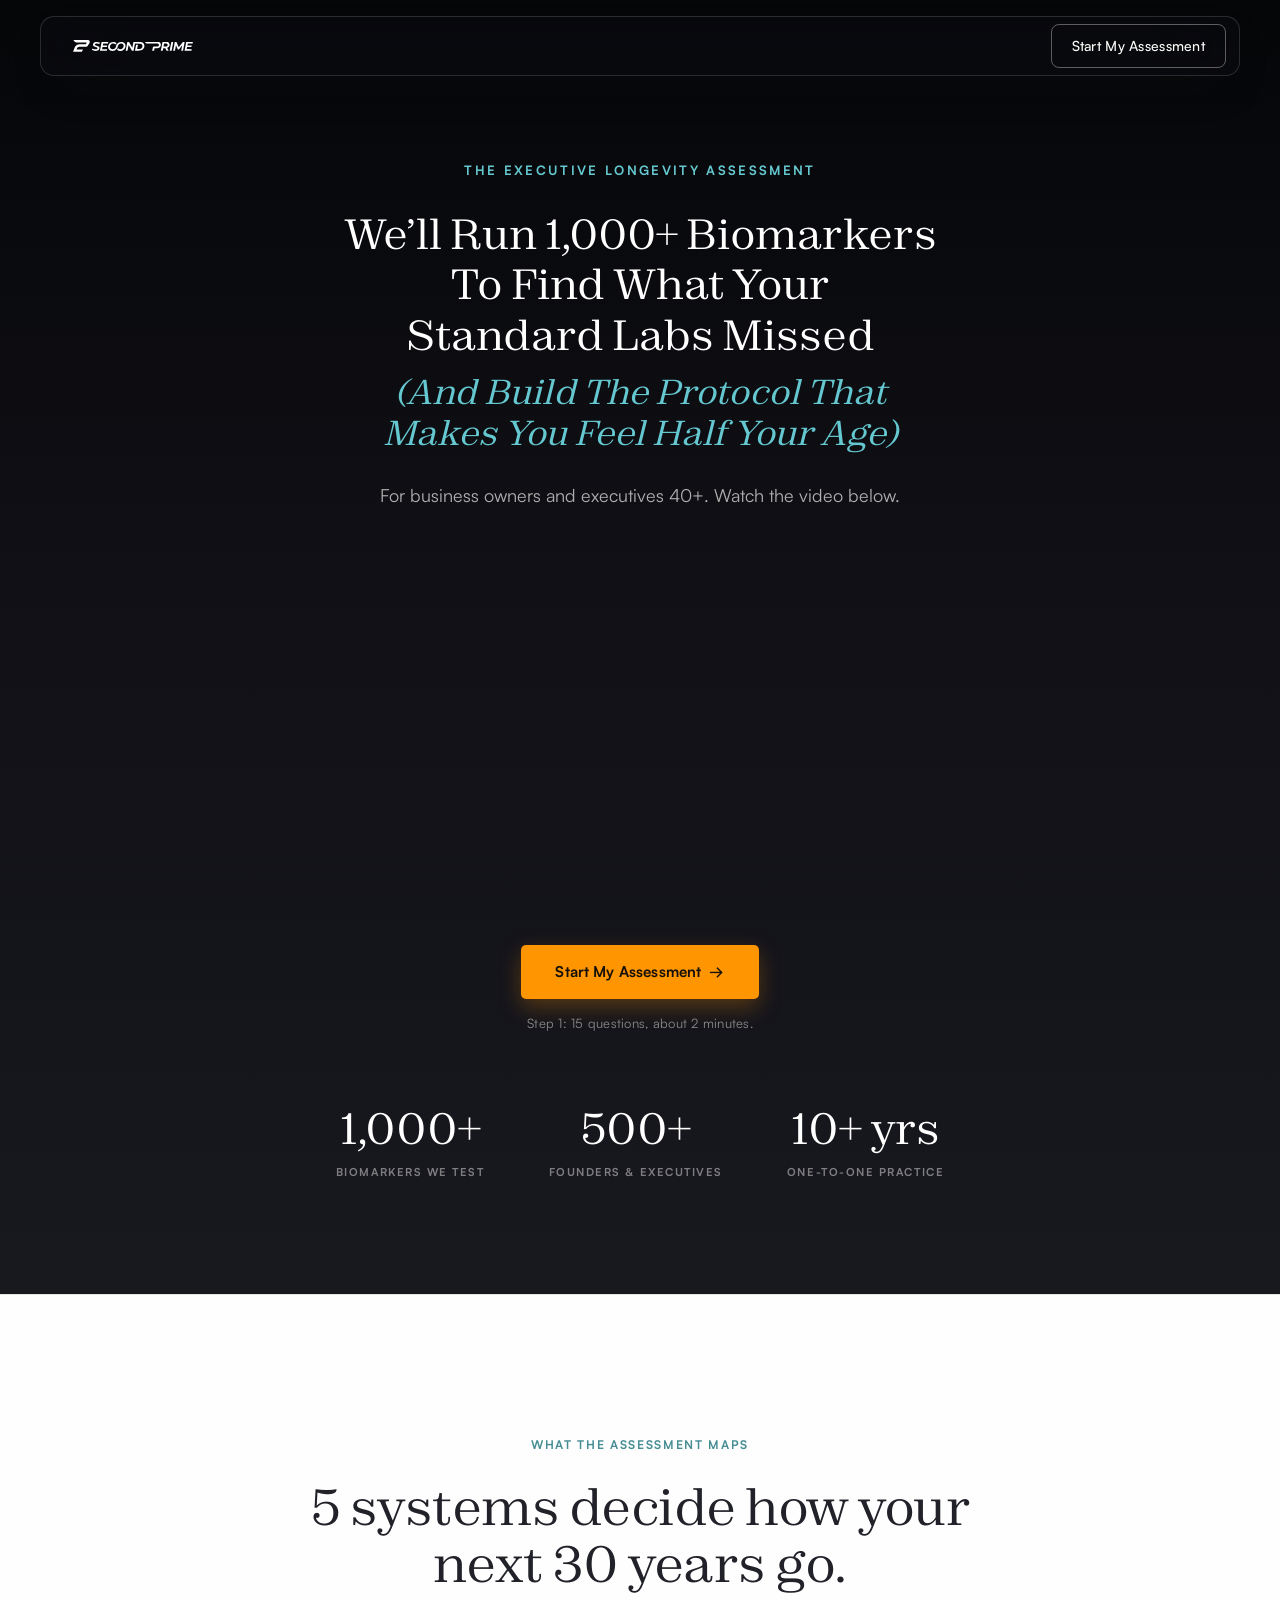
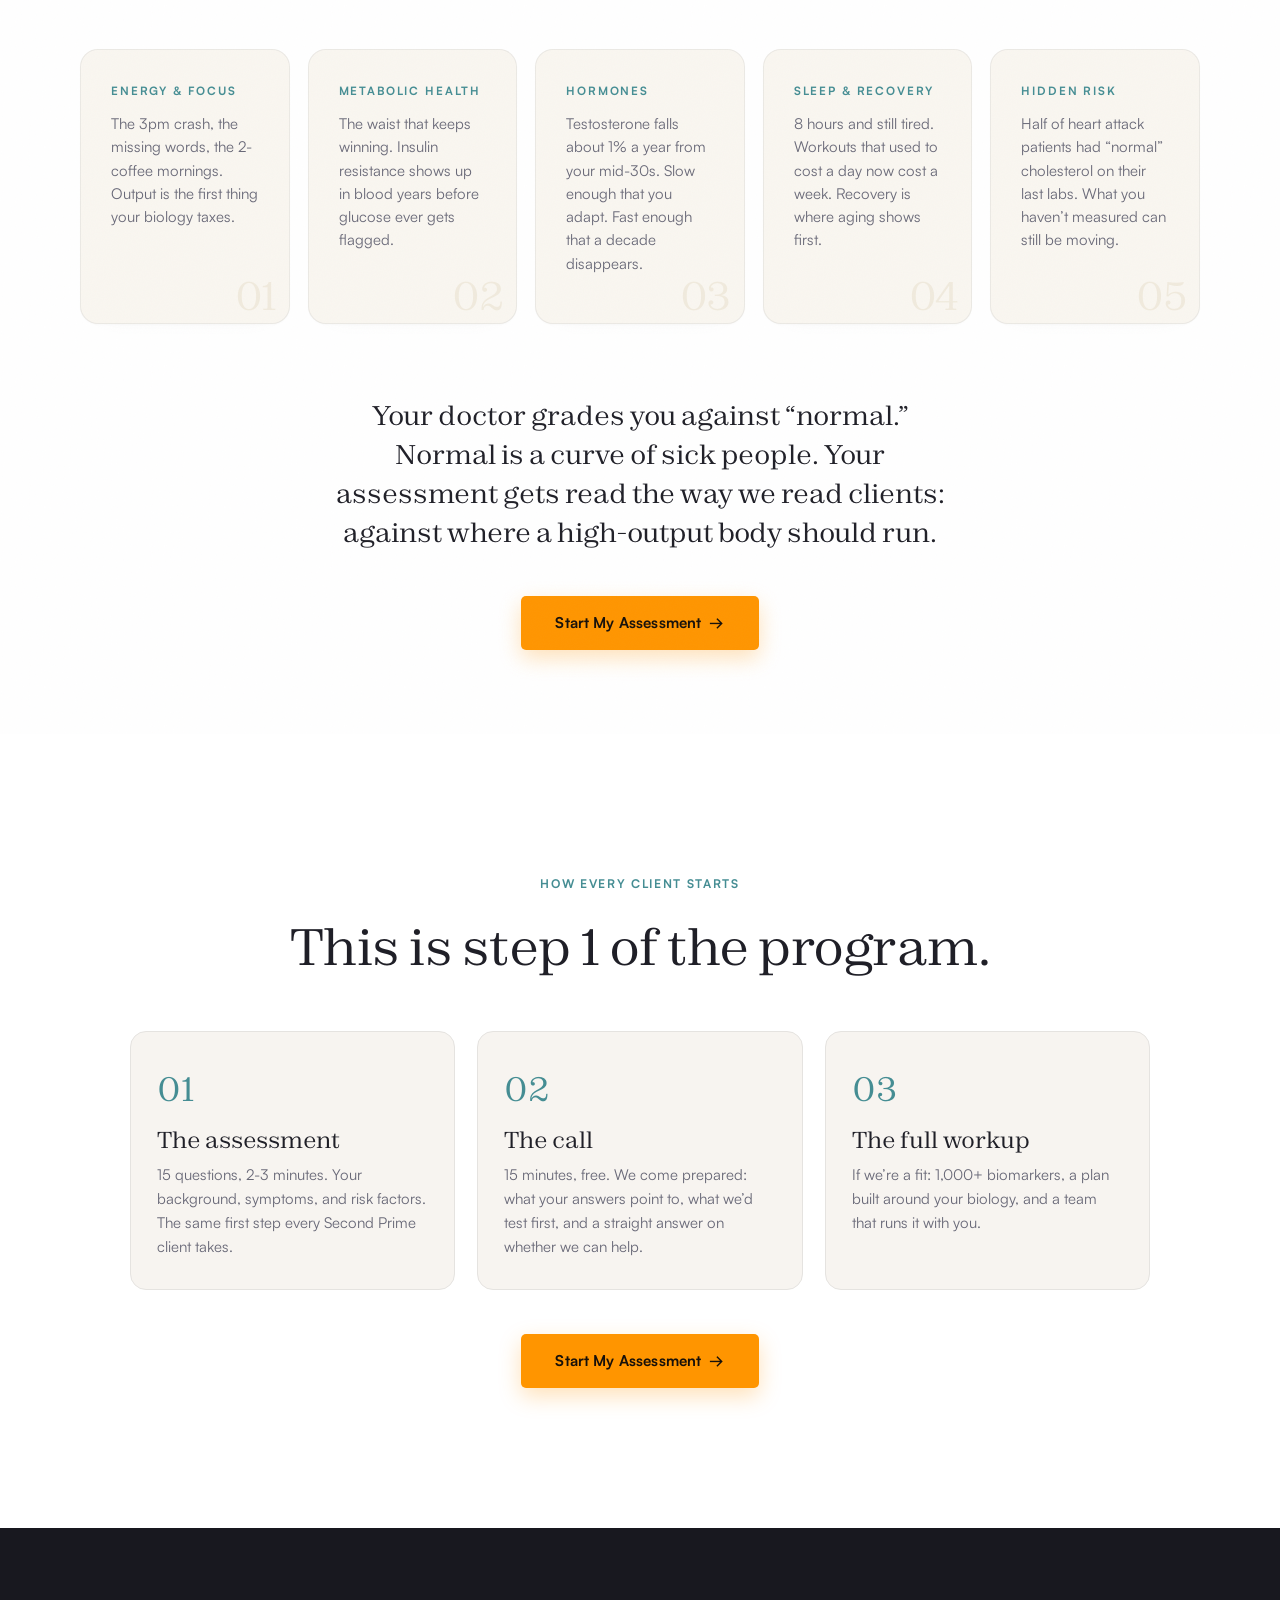
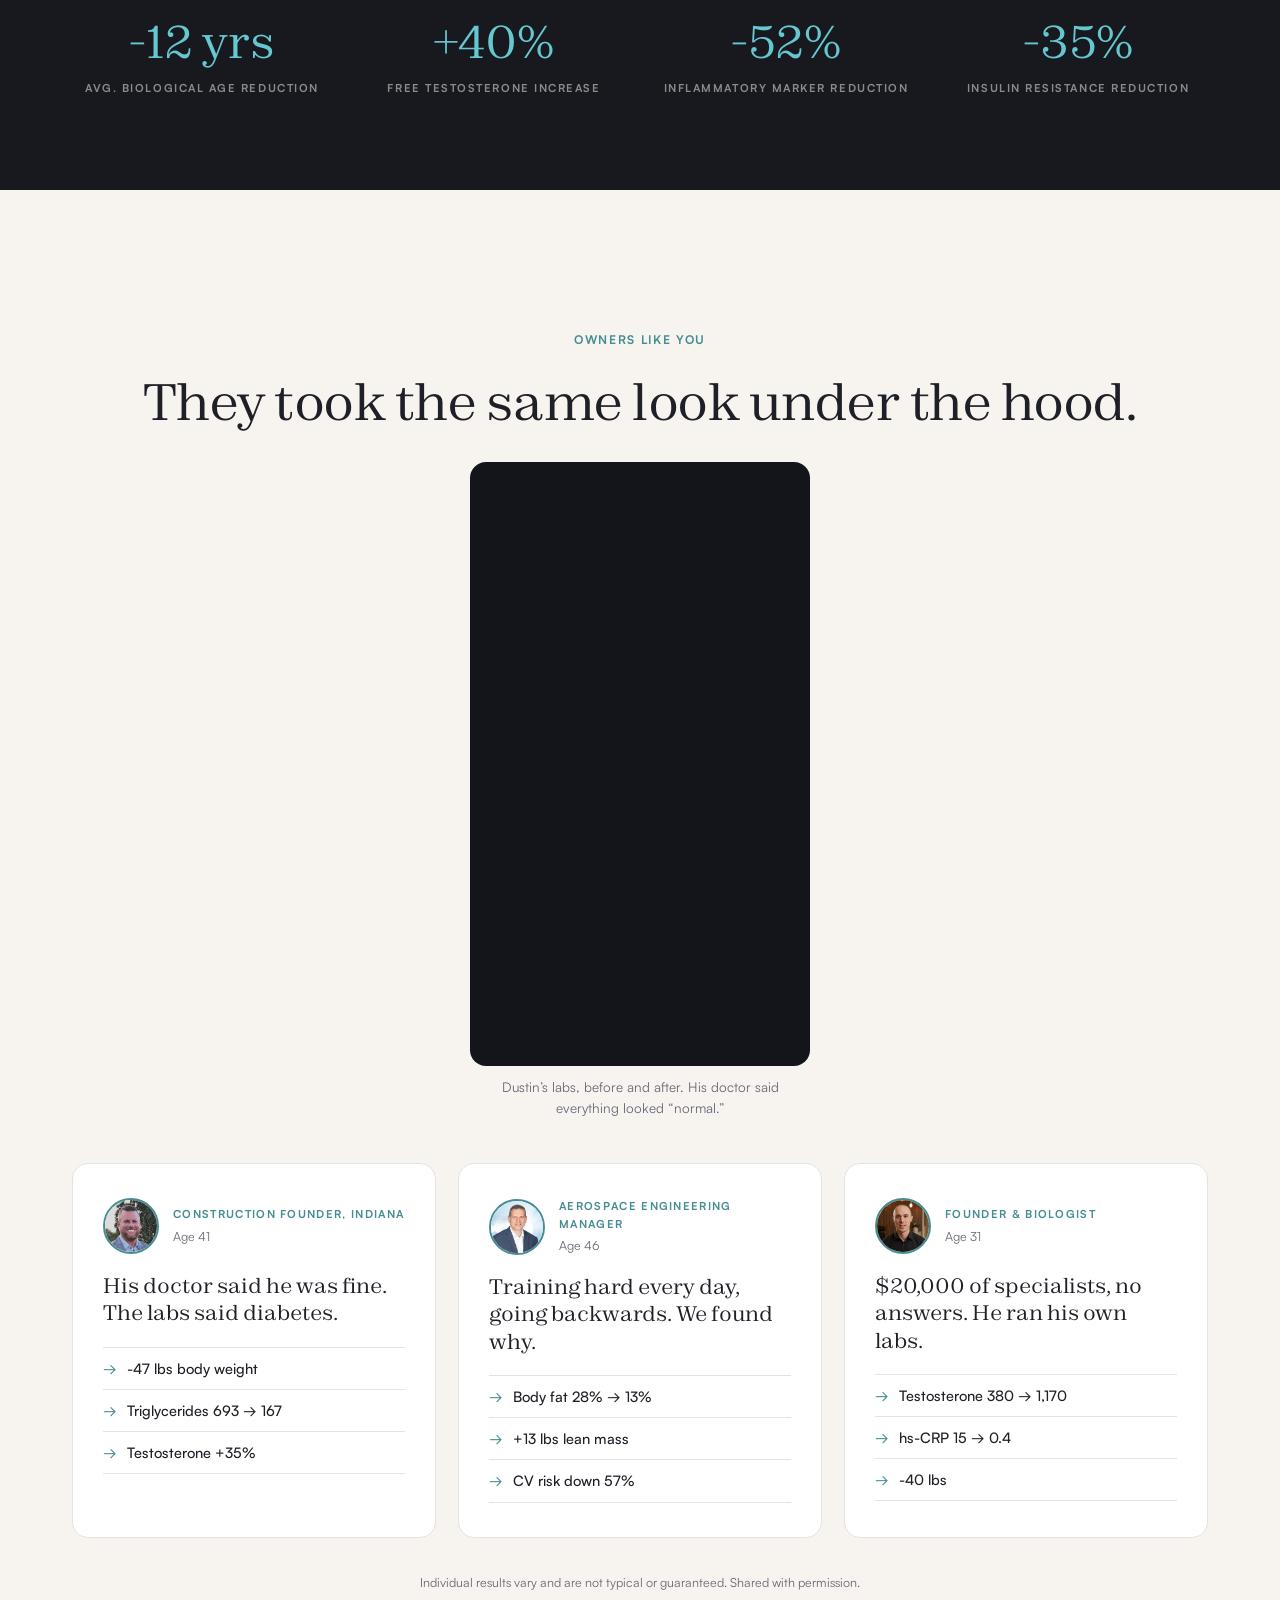
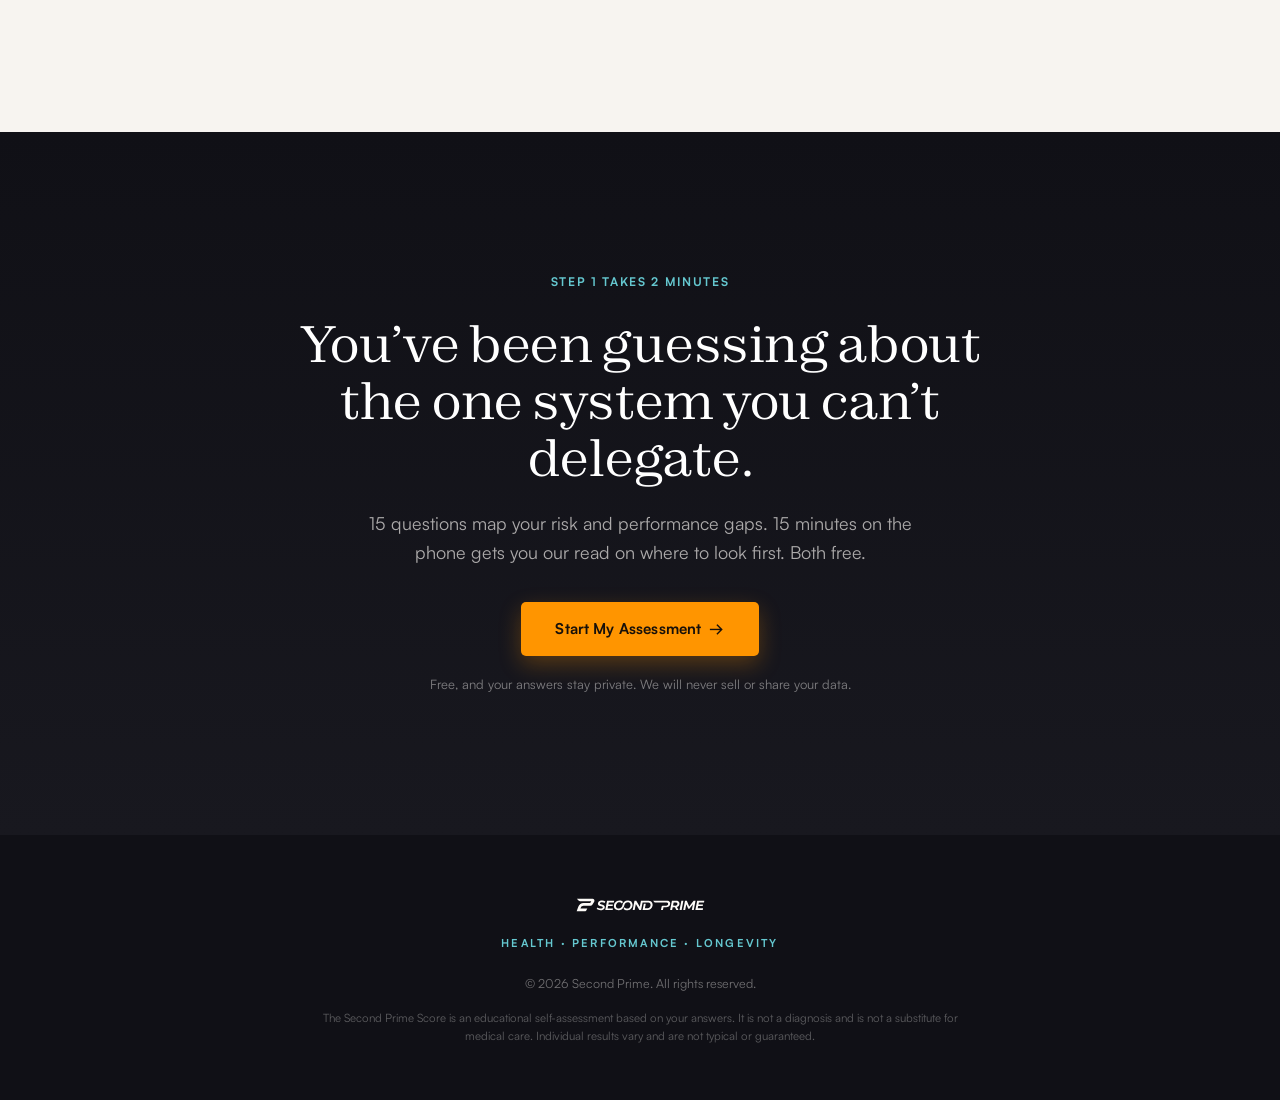
<file: index.html>
<!DOCTYPE html>
<html lang="en">
<head>
  <meta charset="UTF-8" />
  <meta name="viewport" content="width=device-width, initial-scale=1.0" />
  <title>Second Prime | Your Doctor Says You're Fine. You Know You're Not.</title>
  <meta name="robots" content="noindex, nofollow" />
  <meta name="description" content="The Executive Longevity Assessment for business owners and executives 40+. 15 questions map your risk and performance gaps, then a free 15-minute call with our read on where to look first." />
  <link rel="icon" type="image/png" sizes="32x32" href="assets/favicon-32.png" />
  <link rel="icon" type="image/png" sizes="16x16" href="assets/favicon-16.png" />
  <meta name="theme-color" content="#101016" />
  <meta property="og:type" content="website" />
  <meta property="og:site_name" content="Second Prime" />
  <meta property="og:title" content="Your doctor says you're fine. You know you're not." />
  <meta property="og:description" content="The Executive Longevity Assessment. 15 questions map your risk and performance gaps, then a free 15-minute call: what we'd test first, and whether we can help." />
  <meta property="og:image" content="assets/og-image.jpg" />
  <meta name="twitter:card" content="summary_large_image" />
  <script>document.documentElement.classList.add("js");</script>
  <link rel="stylesheet" href="css/styles.css?v=1" />
  <link rel="stylesheet" href="css/funnel.css?v=11" />
  <link rel="stylesheet" href="css/assess.css?v=35" />
  <!-- Meta pixel (Amartinco LLC's Pixel). Neutral event names only, per Meta health-advertiser rules. -->
  <script>
  (function () {
    if (/^(localhost|127\.0\.0\.1|tests\.secondprime\.io)$|github\.io$/.test(location.hostname)) return; // no pixel on local/test previews
    !function(f,b,e,v,n,t,s){if(f.fbq)return;n=f.fbq=function(){n.callMethod?n.callMethod.apply(n,arguments):n.queue.push(arguments)};if(!f._fbq)f._fbq=n;n.push=n;n.loaded=!0;n.version='2.0';n.queue=[];t=b.createElement(e);t.async=!0;t.src=v;s=b.getElementsByTagName(e)[0];s.parentNode.insertBefore(t,s)}(window,document,'script','https://connect.facebook.net/en_US/fbevents.js');
    fbq('init', '500535282073021');
    fbq('track', 'PageView');
  })();
  </script>
  <!-- First-party tracking (our own database, separate from the pixel). See TRACKING.md. -->
  <script src="js/experiments.js?v=1"></script>
  <script src="https://t.badmetryx.com/assessment-v1.js" data-flow-id="assessment-v1"></script>
  <script src="js/track.js?v=5"></script>
  <!-- Badmetryx warehouse tracking. Runs alongside the existing funnel analytics. -->
  <script
    src="/badmouth.js?v=1"
    data-tracking-domain="t.badmetryx.com"
    data-account="second-prime"
    data-key="bm_pub_083582d88e887db09ea7cf8a0f4f3dfc"
    data-track-url="https://t.badmetryx.com/api/track"
  ></script>
</head>
<body class="as-land">

  <!-- ============ NAV ============ -->
  <header class="nav" id="nav">
    <div class="nav-inner">
      <span class="nav-logo" role="img" aria-label="Second Prime"></span>
      <nav class="nav-links"></nav>
      <div class="nav-actions">
        <a class="btn-cta btn-ghost" data-cta="nav" href="assessment.html">Start My Assessment</a>
      </div>
    </div>
  </header>

  <!-- ============ HERO ============ -->
  <section class="f-hero as-hero" id="top">
    <div class="container">
      <div class="reveal in">
        <span class="hero-tag">The Executive Longevity Assessment</span>
        <h1 class="as-h1-long">We&rsquo;ll Run 1,000+ Biomarkers To Find What Your Standard Labs Missed <span class="accent">(And Build The Protocol That Makes You Feel Half Your Age)</span></h1>
        <p class="f-hero-sub">For business owners and executives 40+. Watch the video below.</p>

        <!-- ============ LANDING VIDEO (Vimeo) ============ -->
        <div class="as-video reveal in" id="landingVideo">
          <div style="padding:56.25% 0 0 0;position:relative;border-radius:16px;overflow:hidden;"><iframe src="https://player.vimeo.com/video/1176372724?badge=0&amp;autopause=0&amp;player_id=0&amp;app_id=58479" frameborder="0" allow="autoplay; fullscreen; picture-in-picture; clipboard-write; encrypted-media; web-share" referrerpolicy="strict-origin-when-cross-origin" style="position:absolute;top:0;left:0;width:100%;height:100%;" title="Second Prime"></iframe></div>
        </div>
        <script src="https://player.vimeo.com/api/player.js"></script>

        <a class="btn btn-teal btn-lg as-cta" data-cta="hero" href="assessment.html">Start My Assessment&ensp;&rarr;</a>
        <p class="f-hero-note">Step 1: 15 questions, about 2 minutes.</p>
        <div class="f-hero-stats">
          <div><span class="num">1,000+</span><span class="lbl">Biomarkers We Test</span></div>
          <div><span class="num">500+</span><span class="lbl">Founders &amp; Executives</span></div>
          <div><span class="num">10+ yrs</span><span class="lbl">One-to-One Practice</span></div>
        </div>
      </div>
    </div>
  </section>

  <!-- ============ THE 5 SYSTEMS ============ -->
  <section class="gap" id="systems">
    <div class="container">
      <div class="so-head center reveal">
        <span class="eyebrow">What the Assessment Maps</span>
        <h2>5 systems decide how your<br />next 30 years go.</h2>
      </div>
      <div class="so-grid as-grid5">
        <article class="so-card reveal">
          <span class="so-num" aria-hidden="true">01</span>
          <span class="so-label">Energy &amp; Focus</span>
          <p class="so-desc">The 3pm crash, the missing words, the 2-coffee mornings. Output is the first thing your biology taxes.</p>
        </article>
        <article class="so-card reveal">
          <span class="so-num" aria-hidden="true">02</span>
          <span class="so-label">Metabolic Health</span>
          <p class="so-desc">The waist that keeps winning. Insulin resistance shows up in blood years before glucose ever gets flagged.</p>
        </article>
        <article class="so-card reveal">
          <span class="so-num" aria-hidden="true">03</span>
          <span class="so-label">Hormones</span>
          <p class="so-desc">Testosterone falls about 1% a year from your mid-30s. Slow enough that you adapt. Fast enough that a decade disappears.</p>
        </article>
        <article class="so-card reveal">
          <span class="so-num" aria-hidden="true">04</span>
          <span class="so-label">Sleep &amp; Recovery</span>
          <p class="so-desc">8 hours and still tired. Workouts that used to cost a day now cost a week. Recovery is where aging shows first.</p>
        </article>
        <article class="so-card reveal">
          <span class="so-num" aria-hidden="true">05</span>
          <span class="so-label">Hidden Risk</span>
          <p class="so-desc">Half of heart attack patients had &ldquo;normal&rdquo; cholesterol on their last labs. What you haven&rsquo;t measured can still be moving.</p>
        </article>
      </div>
      <p class="f-turn reveal">Your doctor grades you against &ldquo;normal.&rdquo; Normal is a curve of sick people. Your assessment gets read the way we read clients: against where a high-output body should run.</p>
      <div class="f-section-cta reveal">
        <a class="btn btn-dark btn-lg as-cta" data-cta="mid1" href="assessment.html">Start My Assessment&ensp;&rarr;</a>
      </div>
    </div>
  </section>

  <!-- ============ HOW IT WORKS ============ -->
  <section style="background: var(--white)">
    <div class="container">
      <div class="center reveal" style="margin-bottom: 56px">
        <span class="eyebrow">How Every Client Starts</span>
        <h2>This is step 1 of the program.</h2>
      </div>
      <div class="as-steps reveal">
        <div class="as-step"><b>01</b><h3>The assessment</h3><p>15 questions, 2-3 minutes. Your background, symptoms, and risk factors. The same first step every Second Prime client takes.</p></div>
        <div class="as-step"><b>02</b><h3>The call</h3><p>15 minutes, free. We come prepared: what your answers point to, what we&rsquo;d test first, and a straight answer on whether we can help.</p></div>
        <div class="as-step"><b>03</b><h3>The full workup</h3><p>If we&rsquo;re a fit: 1,000+ biomarkers, a plan built around your biology, and a team that runs it with you.</p></div>
      </div>
      <div class="f-section-cta reveal">
        <a class="btn btn-dark btn-lg as-cta" data-cta="mid2" href="assessment.html">Start My Assessment&ensp;&rarr;</a>
      </div>
    </div>
  </section>

  <!-- ============ PROOF BAND ============ -->
  <section class="f-stats">
    <div class="container">
      <div class="f-stats-row reveal">
        <div><span class="num">-12 yrs</span><span class="lbl">Avg. Biological Age Reduction</span></div>
        <div><span class="num">+40%</span><span class="lbl">Free Testosterone Increase</span></div>
        <div><span class="num">-52%</span><span class="lbl">Inflammatory Marker Reduction</span></div>
        <div><span class="num">-35%</span><span class="lbl">Insulin Resistance Reduction</span></div>
      </div>
    </div>
  </section>

  <!-- ============ PROOF / CASES ============ -->
  <section style="background: var(--bg-light)">
    <div class="container">
      <div class="center reveal" style="margin-bottom: 32px">
        <span class="eyebrow">Owners Like You</span>
        <h2>They took the same look under the hood.</h2>
      </div>

      <!-- Dustin case study (vertical, 240x426). Strongest proof asset on the page. -->
      <div class="as-vertvid reveal">
        <div class="as-vertvid-frame"><iframe src="https://player.vimeo.com/video/1214153253?badge=0&amp;autopause=0&amp;player_id=0&amp;app_id=58479" frameborder="0" allow="autoplay; fullscreen; picture-in-picture; clipboard-write; encrypted-media; web-share" referrerpolicy="strict-origin-when-cross-origin" title="Dustin case study"></iframe></div>
        <p class="as-casevid-cap">Dustin&rsquo;s labs, before and after. His doctor said everything looked &ldquo;normal.&rdquo;</p>
      </div>
      <div class="f-cases">
        <article class="f-case reveal">
          <div class="f-case-head">
            <img class="f-case-avatar" src="assets/cases/dustin-head.jpg" alt="" loading="lazy" style="object-position:center 22%" />
            <div><span class="tag">Construction Founder, Indiana</span><span class="age">Age 41</span></div>
          </div>
          <div class="title">His doctor said he was fine. The labs said diabetes.</div>
          <ul>
            <li>-47 lbs body weight</li>
            <li>Triglycerides 693 &rarr; 167</li>
            <li>Testosterone +35%</li>
          </ul>
        </article>
        <article class="f-case reveal">
          <div class="f-case-head">
            <img class="f-case-avatar" src="assets/cases/rob-head.jpg" alt="" loading="lazy" style="object-position:center 30%" />
            <div><span class="tag">Aerospace Engineering Manager</span><span class="age">Age 46</span></div>
          </div>
          <div class="title">Training hard every day, going backwards. We found why.</div>
          <ul>
            <li>Body fat 28% &rarr; 13%</li>
            <li>+13 lbs lean mass</li>
            <li>CV risk down 57%</li>
          </ul>
        </article>
        <article class="f-case reveal">
          <div class="f-case-head">
            <img class="f-case-avatar" src="assets/cases/andrew-head.jpg" alt="" loading="lazy" style="object-position:center 38%" />
            <div><span class="tag">Founder &amp; Biologist</span><span class="age">Age 31</span></div>
          </div>
          <div class="title">$20,000 of specialists, no answers. He ran his own labs.</div>
          <ul>
            <li>Testosterone 380 &rarr; 1,170</li>
            <li>hs-CRP 15 &rarr; 0.4</li>
            <li>-40 lbs</li>
          </ul>
        </article>
      </div>
      <p class="f-disc reveal">Individual results vary and are not typical or guaranteed. Shared with permission.</p>
    </div>
  </section>

  <!-- ============ FINAL CTA ============ -->
  <section class="f-cta">
    <div class="container reveal">
      <span class="eyebrow">Step 1 Takes 2 Minutes</span>
      <h2>You&rsquo;ve been guessing about<br />the one system you can&rsquo;t delegate.</h2>
      <p class="lead">15 questions map your risk and performance gaps. 15 minutes on the phone gets you our read on where to look first. Both free.</p>
      <a class="btn btn-teal btn-lg as-cta" data-cta="final" href="assessment.html">Start My Assessment&ensp;&rarr;</a>
      <p class="note">Free, and your answers stay private. We will never sell or share your data.</p>
    </div>
  </section>

  <!-- ============ FOOTER ============ -->
  <footer class="f-footer">
    <div class="container">
      <div class="f-logo" role="img" aria-label="Second Prime"></div>
      <p class="tagline">Health &middot; Performance &middot; Longevity</p>
      <p class="copy">&copy; 2026 Second Prime. All rights reserved.</p>
      <p class="disc">The Second Prime Score is an educational self-assessment based on your answers. It is not a diagnosis and is not a substitute for medical care. Individual results vary and are not typical or guaranteed.</p>
    </div>
  </footer>

  <!-- ============ STICKY MOBILE CTA ============ -->
  <div class="f-sticky" id="fSticky">
    <div class="f-sticky-txt"><b>Executive Longevity Assessment</b>15 questions, then a free 15-minute call</div>
    <a class="btn btn-teal as-cta" data-cta="sticky" href="assessment.html">Start My Assessment</a>
  </div>

  <script>
  // Glass nav theme: match the ground behind it
  const nav = document.getElementById('nav');
  const NAV_DARK = '.f-hero, .f-stats, .f-cta, .f-footer';
  function updateNavTheme() {
    const r = nav.getBoundingClientRect();
    const y = r.top + r.height / 2;
    const xs = [r.left + r.width * 0.5, r.left + r.width * 0.2, r.left + r.width * 0.8];
    nav.style.pointerEvents = 'none';
    let dark = false;
    for (const x of xs) { const el = document.elementFromPoint(x, y); if (el && el.closest(NAV_DARK)) { dark = true; break; } }
    nav.style.pointerEvents = '';
    nav.classList.toggle('light', !dark);
  }
  let navRaf = 0;
  const onNavScroll = () => { if (navRaf) return; navRaf = requestAnimationFrame(() => { navRaf = 0; updateNavTheme(); }); };
  window.addEventListener('scroll', onNavScroll, { passive: true });
  window.addEventListener('resize', onNavScroll);
  window.addEventListener('load', updateNavTheme);
  updateNavTheme();

  // Scroll reveals
  const revealEls = [...document.querySelectorAll('.reveal')];
  function revealCheck() {
    const limit = window.innerHeight * 0.92;
    revealEls.forEach((el) => {
      if (el.classList.contains('in')) return;
      if (el.getBoundingClientRect().top < limit) {
        const siblings = [...el.parentElement.children].filter((c) => c.classList.contains('reveal') && !c.classList.contains('in'));
        const idx = Math.max(0, siblings.indexOf(el));
        el.style.transitionDelay = `${Math.min(idx, 5) * 100}ms`;
        el.classList.add('in');
      }
    });
  }
  const revealIO = new IntersectionObserver((entries) => { if (entries.some((e) => e.isIntersecting)) revealCheck(); }, { rootMargin: '0px 0px -8% 0px' });
  revealEls.forEach((el) => revealIO.observe(el));
  window.addEventListener('resize', revealCheck, { passive: true });
  window.addEventListener('load', revealCheck);
  revealCheck();
  const revealTimer = setInterval(() => {
    revealCheck();
    if (revealEls.every((el) => el.classList.contains('in'))) clearInterval(revealTimer);
  }, 350);

// Sticky mobile CTA: show once past the hero
  const sticky = document.getElementById('fSticky');
  function onStickyScroll() {
    sticky.classList.toggle('show', window.scrollY > window.innerHeight * 0.9);
  }
  window.addEventListener('scroll', onStickyScroll, { passive: true });
  onStickyScroll();
  </script>
</body>
</html>
</file>
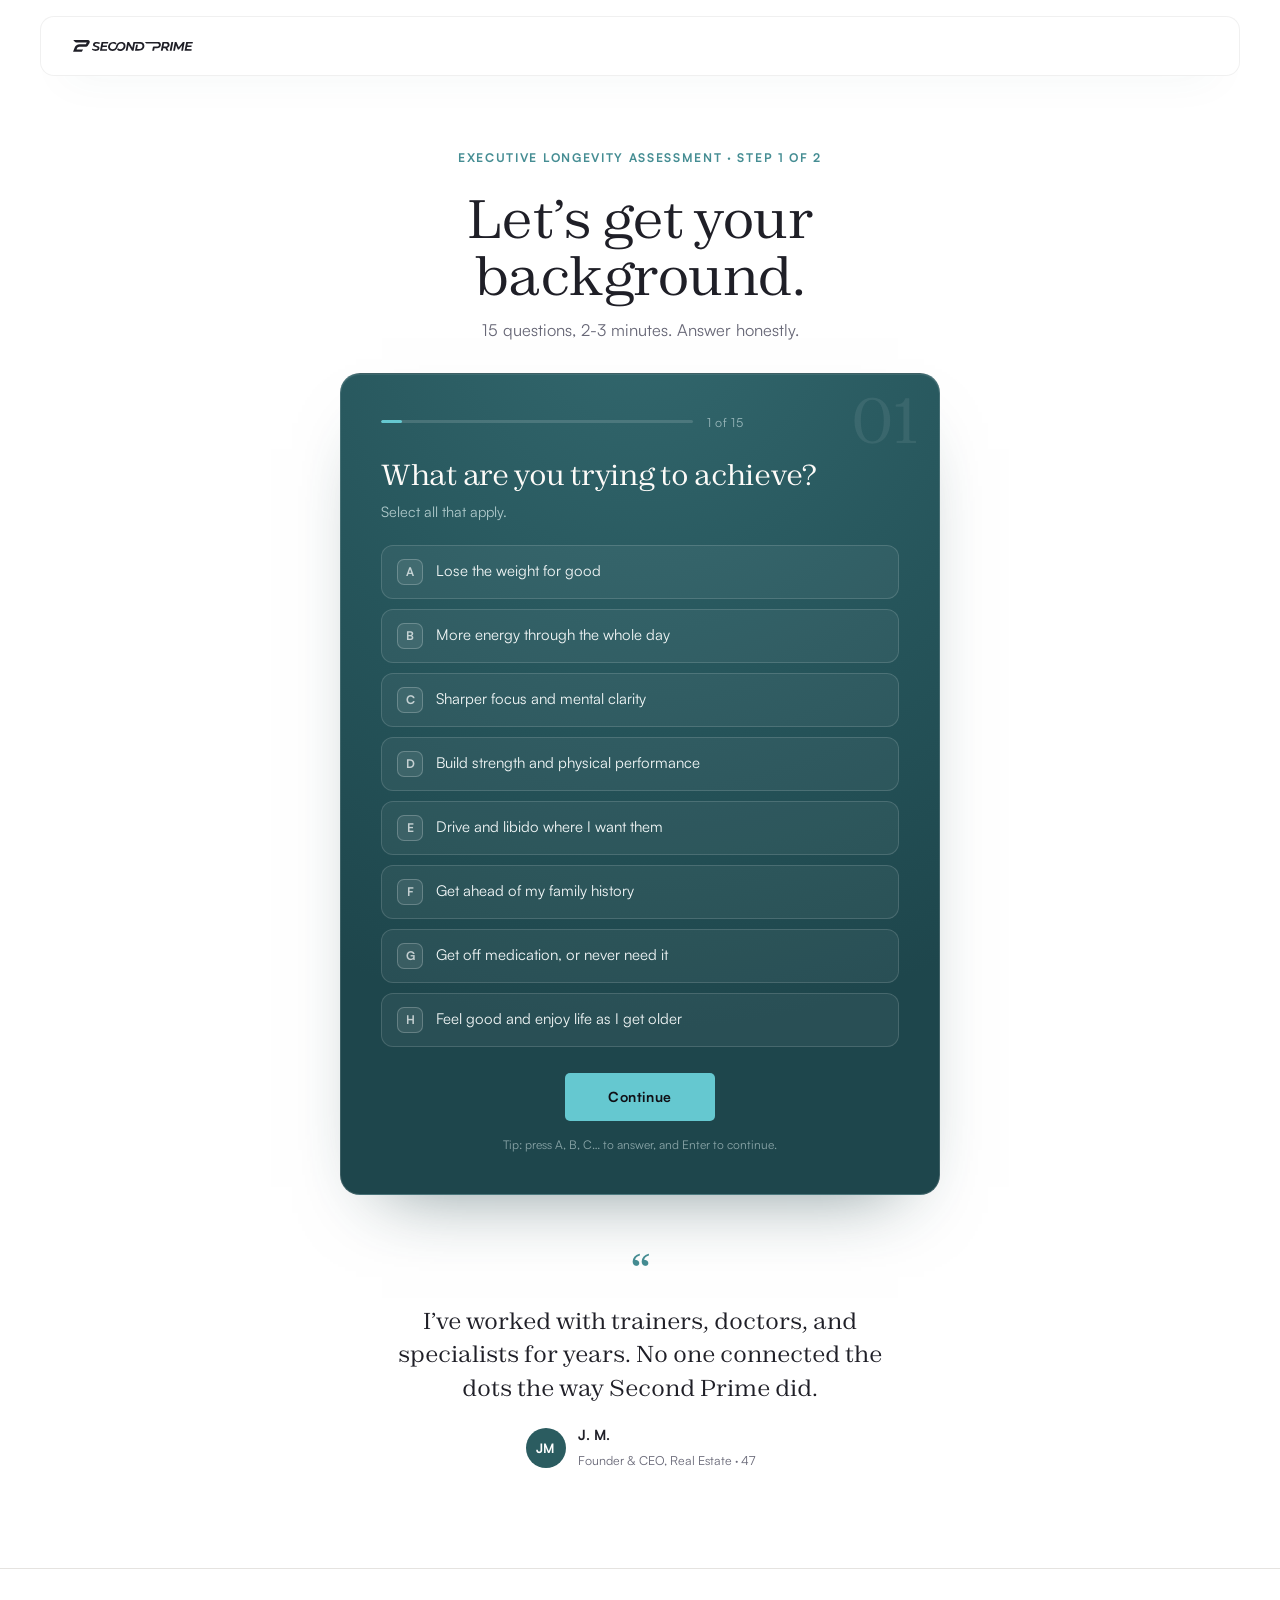
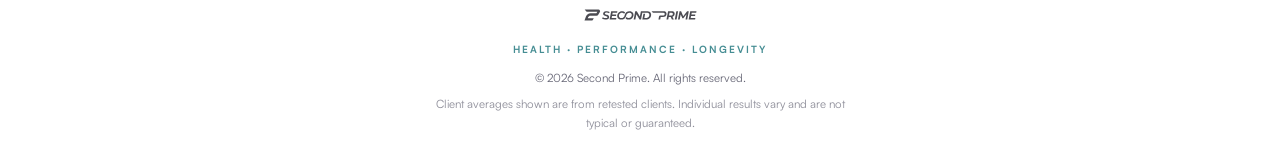
<file: assessment.html>
<!DOCTYPE html>
<html lang="en">
<head>
  <meta charset="UTF-8" />
  <meta name="viewport" content="width=device-width, initial-scale=1.0" />
  <title>Executive Longevity Assessment | Second Prime</title>
  <meta name="description" content="Step 1 of 2: a 2-3 minute assessment that maps your risk and performance gaps before your call." />
  <meta name="robots" content="noindex, nofollow" />
  <link rel="icon" type="image/png" sizes="32x32" href="assets/favicon-32.png" />
  <link rel="icon" type="image/png" sizes="16x16" href="assets/favicon-16.png" />
  <meta name="theme-color" content="#F7F4F0" />
  <script>document.documentElement.classList.add("js");</script>
  <link rel="stylesheet" href="css/styles.css?v=1" />
  <link rel="stylesheet" href="css/funnel.css?v=11" />
  <link rel="stylesheet" href="css/assess.css?v=35" />
  <!-- Meta pixel (Amartinco LLC's Pixel). Neutral event names only, per Meta health-advertiser rules. -->
  <script>
  (function () {
    if (/^(localhost|127\.0\.0\.1|tests\.secondprime\.io)$|github\.io$/.test(location.hostname)) return; // no pixel on local/test previews
    !function(f,b,e,v,n,t,s){if(f.fbq)return;n=f.fbq=function(){n.callMethod?n.callMethod.apply(n,arguments):n.queue.push(arguments)};if(!f._fbq)f._fbq=n;n.push=n;n.loaded=!0;n.version='2.0';n.queue=[];t=b.createElement(e);t.async=!0;t.src=v;s=b.getElementsByTagName(e)[0];s.parentNode.insertBefore(t,s)}(window,document,'script','https://connect.facebook.net/en_US/fbevents.js');
    fbq('init', '500535282073021');
    fbq('track', 'PageView');
  })();
  </script>
  <!-- First-party tracking (our own database, separate from the pixel). See TRACKING.md. -->
  <script src="js/experiments.js?v=1"></script>
  <script src="https://t.badmetryx.com/assessment-v1.js" data-flow-id="assessment-v1"></script>
  <script src="js/track.js?v=5"></script>
  <!-- Badmetryx warehouse tracking. Runs alongside the existing funnel analytics. -->
  <script
    src="/badmouth.js?v=1"
    data-tracking-domain="t.badmetryx.com"
    data-account="second-prime"
    data-key="bm_pub_083582d88e887db09ea7cf8a0f4f3dfc"
    data-track-url="https://t.badmetryx.com/api/track"
  ></script>
  <script src="/assessment-events.js?v=2"></script>
  <style>
    /* Age slider (dark jewel card variant) */
    .age-read { text-align: center; margin: 10px 0 6px; }
    .age-read b { font-family: var(--font-serif, Zodiak, Georgia, serif); font-weight: 400; font-size: 72px; color: #FDFBF8; letter-spacing: -0.02em; }
    .age-read span { display: block; font-size: 12px; letter-spacing: 0.12em; text-transform: uppercase; color: rgba(225,242,243,0.6); margin-top: 2px; }
    input[type="range"].age { -webkit-appearance: none; appearance: none; width: 100%; height: 4px; border-radius: 4px;
      background: linear-gradient(to right, #65C8D0 0%, #65C8D0 var(--fill, 40%), rgba(255,255,255,0.16) var(--fill, 40%), rgba(255,255,255,0.16) 100%);
      outline: none; margin: 18px 0 6px; }
    input[type="range"].age::-webkit-slider-thumb { -webkit-appearance: none; width: 26px; height: 26px; border-radius: 50%;
      background: #fff; border: 2px solid #65C8D0; box-shadow: 0 2px 8px rgba(31,31,39,0.18); cursor: grab; }
    input[type="range"].age::-moz-range-thumb { width: 24px; height: 24px; border-radius: 50%;
      background: #fff; border: 2px solid #65C8D0; box-shadow: 0 2px 8px rgba(31,31,39,0.18); cursor: grab; }
    .age-ends { display: flex; justify-content: space-between; font-size: 12px; color: rgba(225,242,243,0.55); margin-bottom: 8px; }
  </style>
</head>
<body class="ap-page">

  <header class="nav ap-nav" id="nav">
    <div class="nav-inner">
      <span class="nav-logo" role="img" aria-label="Second Prime"></span>
      <nav class="nav-links"></nav>
      <div class="nav-actions"></div>
    </div>
  </header>

  <main class="ap" id="assessment">
    <div class="ap-head">
      <span class="eyebrow">Executive Longevity Assessment &middot; Step 1 of 2</span>
      <h1>Let&rsquo;s get your background.</h1>
      <p class="ap-sub">15 questions, 2-3 minutes. Answer honestly.</p>
    </div>

    <div class="ap-card">
      <div class="ap-shell">
        <span class="qghost" id="qghost" aria-hidden="true">01</span>
        <div class="ap-progress" aria-hidden="true">
          <div class="ap-bar"><i id="qbar"></i></div>
          <span class="ap-count" id="qcount">1 of 14</span>
        </div>

        <form id="qform" novalidate>

          <!-- ============ OPEN: GOALS, AGE, SEAT ============ -->

          <section class="qstep on" data-q="goals" data-kind="q" data-require="goals">
            <h2>What are you trying to achieve?</h2>
            <p class="qsub">Select all that apply.</p>
            <label class="opt"><input type="checkbox" name="goals" value="Lose the weight for good" /><span class="key">A</span><span class="txt">Lose the weight for good</span></label>
            <label class="opt"><input type="checkbox" name="goals" value="More energy through the whole day" /><span class="key">B</span><span class="txt">More energy through the whole day</span></label>
            <label class="opt"><input type="checkbox" name="goals" value="Sharper focus and mental clarity" /><span class="key">C</span><span class="txt">Sharper focus and mental clarity</span></label>
            <label class="opt"><input type="checkbox" name="goals" value="Build strength and physical performance" /><span class="key">D</span><span class="txt">Build strength and physical performance</span></label>
            <label class="opt"><input type="checkbox" name="goals" value="Drive and libido where I want them" /><span class="key">E</span><span class="txt">Drive and libido where I want them</span></label>
            <label class="opt"><input type="checkbox" name="goals" value="Get ahead of my family history" /><span class="key">F</span><span class="txt">Get ahead of my family history</span></label>
            <label class="opt"><input type="checkbox" name="goals" value="Get off medication, or never need it" /><span class="key">G</span><span class="txt">Get off medication, or never need it</span></label>
            <label class="opt"><input type="checkbox" name="goals" value="Feel good and enjoy life as I get older" /><span class="key">H</span><span class="txt">Feel good and enjoy life as I get older</span></label>
            <div class="qnav qnav-center">
              <button type="button" class="btn btn-teal qnext" data-next>Continue</button>
            </div>
          </section>

          <section class="qstep" data-q="age" data-kind="q">
            <h2>How old are you?</h2>
            <p class="qsub">Drag the slider.</p>
            <div class="age-read"><b id="ageval">48</b><span>years old</span></div>
            <input type="range" class="age" id="ageslider" min="28" max="75" step="1" value="48" aria-label="Your age" />
            <div class="age-ends"><span>28</span><span>75+</span></div>
            <div class="qnav">
              <button type="button" class="qback" data-back>&larr; Back</button>
              <button type="button" class="btn btn-teal qnext" data-next>Continue</button>
            </div>
          </section>

          <section class="qstep" data-q="role" data-kind="q">
            <h2>Which best describes you?</h2>
            <p class="qsub">Carrying a company is its own category.</p>
            <label class="opt"><input type="radio" name="role" value="I own or co-own a business" /><span class="key">A</span><span class="txt">I own or co-own a business</span></label>
            <label class="opt"><input type="radio" name="role" value="Executive or senior leader" /><span class="key">B</span><span class="txt">Executive or senior leader</span></label>
            <label class="opt"><input type="radio" name="role" value="Other" /><span class="key">C</span><span class="txt">Other</span></label>
          </section>

          <!-- INTERSTITIAL 1: responds to the role they just picked -->
          <section class="qstep as-int" data-q="int1" data-kind="int">
            <span class="as-int-tag" id="int1Tag">Built for owners</span>
            <h2 class="as-int-h" id="int1H">You carry the company. Your biology carries you.</h2>
            <p class="as-int-p" id="int1P"></p>
            <p class="as-int-p as-int-pstat" id="int1Stat"></p>
            <div class="qnav qnav-center">
              <button type="button" class="btn btn-teal qnext" data-next>Keep going</button>
            </div>
          </section>

          <!-- ============ PERFORMANCE: ENERGY, FOCUS, SLEEP, DRIVE ============ -->

          <section class="qstep" data-q="energy" data-kind="q">
            <span class="as-sec">Performance &middot; 1 of 4</span>
            <h2>How&rsquo;s your energy through a workday?</h2>
            <label class="opt"><input type="radio" name="energy" value="Strong from morning to evening" data-bucket="perf" data-pts="0" /><span class="key">A</span><span class="txt">Strong from morning to evening</span></label>
            <label class="opt"><input type="radio" name="energy" value="Good mornings, fading after lunch" data-bucket="perf" data-pts="2" /><span class="key">B</span><span class="txt">Good mornings, fading after lunch</span></label>
            <label class="opt"><input type="radio" name="energy" value="The 3pm crash runs my calendar" data-bucket="perf" data-pts="4" /><span class="key">C</span><span class="txt">The 3pm crash runs my calendar</span></label>
            <label class="opt"><input type="radio" name="energy" value="I'm running on coffee and willpower" data-bucket="perf" data-pts="5" /><span class="key">D</span><span class="txt">I&rsquo;m running on coffee and willpower</span></label>
          </section>

          <section class="qstep" data-q="focus" data-kind="q">
            <span class="as-sec">Performance &middot; 2 of 4</span>
            <h2>And your mental sharpness?</h2>
            <p class="qsub">Decision speed, word recall, holding focus in long meetings.</p>
            <label class="opt"><input type="radio" name="focus" value="As sharp as I've ever been" data-bucket="perf" data-pts="0" /><span class="key">A</span><span class="txt">As sharp as I&rsquo;ve ever been</span></label>
            <label class="opt"><input type="radio" name="focus" value="A step slower than I was" data-bucket="perf" data-pts="2" /><span class="key">B</span><span class="txt">A step slower than I was</span></label>
            <label class="opt"><input type="radio" name="focus" value="Foggy. Words go missing, focus drifts, most days" data-bucket="perf" data-pts="4" /><span class="key">C</span><span class="txt">Foggy. Words go missing, focus drifts, most days</span></label>
          </section>

          <section class="qstep" data-q="sleep" data-kind="q">
            <span class="as-sec">Performance &middot; 3 of 4</span>
            <h2>How do you wake up most mornings?</h2>
            <label class="opt"><input type="radio" name="sleep" value="Rested and ready" data-bucket="perf" data-pts="0" /><span class="key">A</span><span class="txt">Rested and ready</span></label>
            <label class="opt"><input type="radio" name="sleep" value="I sleep 7-8 hours and still wake up tired" data-bucket="perf" data-pts="3" /><span class="key">B</span><span class="txt">I sleep 7&ndash;8 hours and still wake up tired</span></label>
            <label class="opt"><input type="radio" name="sleep" value="Broken sleep, most nights" data-bucket="perf" data-pts="4" /><span class="key">C</span><span class="txt">Broken sleep, most nights</span></label>
          </section>

          <section class="qstep" data-q="drive" data-kind="q">
            <span class="as-sec">Performance &middot; 4 of 4</span>
            <h2>Drive and libido. Where are they versus 10 years ago?</h2>
            <p class="qsub">A hormone question. Stays private.</p>
            <label class="opt"><input type="radio" name="drive" value="Where they've always been" data-bucket="perf" data-pts="0" /><span class="key">A</span><span class="txt">Where they&rsquo;ve always been</span></label>
            <label class="opt"><input type="radio" name="drive" value="Noticeably lower" data-bucket="perf" data-pts="3" /><span class="key">B</span><span class="txt">Noticeably lower</span></label>
            <label class="opt"><input type="radio" name="drive" value="A fraction of what they were" data-bucket="perf" data-pts="5" /><span class="key">C</span><span class="txt">A fraction of what they were</span></label>
          </section>

          <!-- INTERSTITIAL 2: responds to their worst performance answer -->
          <section class="qstep as-int" data-q="int2" data-kind="int">
            <span class="as-int-tag" id="int2Tag">You just described a pattern we test for</span>
            <h2 class="as-int-h" id="int2H">The 3pm fog has a chemistry.</h2>
            <p class="as-int-p" id="int2P"></p>
            <div class="as-stat" id="int2Stat"><b></b><span></span></div>
            <div class="as-int-quote">
              <span class="as-q-label">Client testimonial</span>
              <div class="as-q-head">
                <img class="as-q-ava" id="int2QImg" src="assets/cases/rob-head.jpg" alt="" style="display:none" />
                <div class="as-q-id"><b id="int2QW"></b><span id="int2QS"></span></div>
                <div class="f-stars" aria-hidden="true">&#9733;&#9733;&#9733;&#9733;&#9733;</div>
              </div>
              <p id="int2Q"></p>
            </div>
            <div class="qnav qnav-center">
              <button type="button" class="btn btn-teal qnext" data-next>Continue</button>
            </div>
          </section>

          <!-- ============ RISK: BODY, FAMILY, TESTING ============ -->

          <section class="qstep" data-q="bodycomp" data-kind="q">
            <span class="as-sec">Risk &middot; 1 of 3</span>
            <h2>How do you feel about your weight?</h2>
            <p class="qsub">No judgment. It tells us where to look.</p>
            <label class="opt"><input type="radio" name="bodycomp" value="I feel good where I am" data-bucket="risk" data-pts="0" /><span class="key">A</span><span class="txt">I feel good where I am</span></label>
            <label class="opt"><input type="radio" name="bodycomp" value="I need to lose 5 to 25 lbs" data-bucket="risk" data-pts="2" /><span class="key">B</span><span class="txt">I need to lose 5 to 25 lbs</span></label>
            <label class="opt"><input type="radio" name="bodycomp" value="I need to lose 25 to 50 lbs" data-bucket="risk" data-pts="4" /><span class="key">C</span><span class="txt">I need to lose 25 to 50 lbs</span></label>
            <label class="opt"><input type="radio" name="bodycomp" value="I need to lose 50+ lbs" data-bucket="risk" data-pts="5" /><span class="key">D</span><span class="txt">I need to lose 50+ lbs</span></label>
            <label class="opt"><input type="radio" name="bodycomp" value="I need to gain weight" data-bucket="risk" data-pts="2" /><span class="key">E</span><span class="txt">I need to gain weight</span></label>
          </section>

          <section class="qstep" data-q="family" data-kind="q">
            <span class="as-sec">Risk &middot; 2 of 3</span>
            <h2>Select any chronic diseases that run in your family.</h2>
            <p class="qsub">Parents, siblings, grandparents. Select all that apply.</p>
            <label class="opt"><input type="checkbox" name="familyHistory" value="Heart disease" /><span class="key">A</span><span class="txt">Heart disease</span></label>
            <label class="opt"><input type="checkbox" name="familyHistory" value="Type 2 diabetes" /><span class="key">B</span><span class="txt">Type 2 diabetes</span></label>
            <label class="opt"><input type="checkbox" name="familyHistory" value="Stroke" /><span class="key">C</span><span class="txt">Stroke</span></label>
            <label class="opt"><input type="checkbox" name="familyHistory" value="Cancer" /><span class="key">D</span><span class="txt">Cancer</span></label>
            <label class="opt"><input type="checkbox" name="familyHistory" value="Dementia or Alzheimer's" /><span class="key">E</span><span class="txt">Dementia or Alzheimer&rsquo;s</span></label>
            <label class="opt"><input type="checkbox" name="familyHistory" value="High blood pressure" /><span class="key">F</span><span class="txt">High blood pressure</span></label>
            <label class="opt"><input type="checkbox" name="familyHistory" value="None of these" /><span class="key">G</span><span class="txt">None of these</span></label>
            <div class="qnav">
              <button type="button" class="qback" data-back>&larr; Back</button>
              <button type="button" class="btn btn-teal qnext" data-next>Continue</button>
            </div>
          </section>

          <section class="qstep" data-q="labs" data-kind="q">
            <span class="as-sec">Risk &middot; 3 of 3</span>
            <h2>When were you last tested beyond a standard physical?</h2>
            <p class="qsub">Think full hormone panel, ApoB, fasting insulin, inflammation markers.</p>
            <label class="opt"><input type="radio" name="labs" value="Deep panel in the last 12 months" data-bucket="risk" data-pts="0" /><span class="key">A</span><span class="txt">Deep panel in the last 12 months</span></label>
            <label class="opt"><input type="radio" name="labs" value="Standard annual physical only" data-bucket="risk" data-pts="3" /><span class="key">B</span><span class="txt">Standard annual physical only</span></label>
            <label class="opt"><input type="radio" name="labs" value="It's been years since any real bloodwork" data-bucket="risk" data-pts="5" /><span class="key">C</span><span class="txt">It&rsquo;s been years since any real bloodwork</span></label>
          </section>

          <!-- INTERSTITIAL 3: responds to their risk answers -->
          <section class="qstep" data-q="longevity" data-kind="q" data-require="longevity">
            <span class="as-sec">Longevity</span>
            <h2>At 85, what do you still want to be doing?</h2>
            <p class="qsub">Select all that apply.</p>
            <label class="opt"><input type="checkbox" name="longevity" value="Playing golf, tennis, or pickleball" /><span class="key">A</span><span class="txt">Playing golf, tennis, or pickleball</span></label>
            <label class="opt"><input type="checkbox" name="longevity" value="Hiking and traveling without limits" /><span class="key">B</span><span class="txt">Hiking and traveling without limits</span></label>
            <label class="opt"><input type="checkbox" name="longevity" value="Keeping up with my grandkids" /><span class="key">C</span><span class="txt">Keeping up with my grandkids</span></label>
            <label class="opt"><input type="checkbox" name="longevity" value="Living on my own, never in a home" /><span class="key">D</span><span class="txt">Living on my own, never in a home</span></label>
            <label class="opt"><input type="checkbox" name="longevity" value="Sharp enough to hold any conversation" /><span class="key">E</span><span class="txt">Sharp enough to hold any conversation</span></label>
            <label class="opt"><input type="checkbox" name="longevity" value="Still having sex" /><span class="key">F</span><span class="txt">Still having sex</span></label>
            <label class="opt"><input type="checkbox" name="longevity" value="Living without a pile of prescriptions" /><span class="key">G</span><span class="txt">Living without a pile of prescriptions</span></label>
            <label class="opt"><input type="checkbox" name="longevity" value="Still working on what I love" /><span class="key">H</span><span class="txt">Still working on what I love</span></label>
            <div class="qnav">
              <button type="button" class="qback" data-back>&larr; Back</button>
              <button type="button" class="btn btn-teal qnext" data-next>Continue</button>
            </div>
          </section>

          <section class="qstep as-int" data-q="int3" data-kind="int">
            <span class="as-int-tag" id="int3Tag">Case file</span>
            <h2 class="as-int-h" id="int3H"></h2>
            <div class="as-stat as-stat-cite" id="int3Stat"><b></b><span></span></div>
            <div class="as-ranges" aria-hidden="true">
              <p class="as-ranges-head">3 markers that come back &ldquo;normal&rdquo; and still cost you</p>
              <div class="as-range">
                <span class="as-r-name">Free Testosterone <em>drive &middot; muscle &middot; recovery</em></span>
                <div class="as-r-bar">
                  <i class="as-r-out cap-l" style="left:0;width:9%"></i>
                  <i class="as-r-norm" style="left:9%;width:82%">normal</i>
                  <i class="as-r-out cap-r" style="left:91%;width:9%"></i>
                  <i class="as-r-opt" style="left:63%;width:28%">optimal</i>
                  <b class="as-r-you" style="left:26%"></b>
                </div>
                <div class="as-r-gapline"><span style="left:28%;width:35%">the gap between normal and optimal</span></div>
              </div>
              <div class="as-range">
                <span class="as-r-name">Fasting Insulin <em>the earliest metabolic warning</em></span>
                <div class="as-r-bar">
                  <i class="as-r-norm lbl-right cap-l" style="left:0;width:88%">normal</i>
                  <i class="as-r-out cap-r" style="left:88%;width:12%"></i>
                  <i class="as-r-opt cap-l" style="left:0;width:26%">optimal</i>
                  <b class="as-r-you" style="left:66%"></b>
                </div>
              </div>
              <div class="as-range">
                <span class="as-r-name">ApoB <em>predicts heart disease better than cholesterol</em></span>
                <div class="as-r-bar">
                  <i class="as-r-norm lbl-right cap-l" style="left:0;width:86%">normal</i>
                  <i class="as-r-out cap-r" style="left:86%;width:14%"></i>
                  <i class="as-r-opt cap-l" style="left:0;width:28%">optimal</i>
                  <b class="as-r-you" style="left:58%"></b>
                </div>
              </div>
              <p class="as-r-key"><i class="k-out"></i>out of range<i class="k-norm"></i>lab &ldquo;normal&rdquo;<i class="k-opt"></i>optimal<b class="k-you"></b>you</p>
            </div>
            <p class="as-int-mirror" id="int3Mirror" style="display:none"></p>
            <div class="qnav qnav-center">
              <button type="button" class="btn btn-teal qnext" data-next>Continue</button>
            </div>
          </section>

          <!-- ============ TRIGGER + FIT ============ -->

          <section class="qstep" data-q="trigger" data-kind="q">
            <h2>What&rsquo;s your motivation for prioritizing your health right now?</h2>
            <p class="qsub">The honest answer shapes what we look at first.</p>
            <label class="opt"><input type="radio" name="triggerEvent" value="A lab result or scan that got my attention" /><span class="key">A</span><span class="txt">A lab result or scan that got my attention</span></label>
            <label class="opt"><input type="radio" name="triggerEvent" value="Family health history I don't want to repeat" /><span class="key">B</span><span class="txt">Family health history I don&rsquo;t want to repeat</span></label>
            <label class="opt"><input type="radio" name="triggerEvent" value="Energy and performance aren't what they were" /><span class="key">C</span><span class="txt">Energy and performance aren&rsquo;t what they were</span></label>
            <label class="opt"><input type="radio" name="triggerEvent" value="A big transition (sale, exit, new kid, milestone birthday)" /><span class="key">D</span><span class="txt">A big transition (sale, exit, new kid, milestone birthday)</span></label>
            <label class="opt"><input type="radio" name="triggerEvent" value="Nothing specific, staying ahead of it" /><span class="key">E</span><span class="txt">Nothing specific, staying ahead of it</span></label>
          </section>

          <section class="qstep" data-q="tried" data-kind="q">
            <h2>What have you already tried?</h2>
            <p class="qsub">Select all that apply.</p>
            <label class="opt"><input type="checkbox" name="alreadyTried" value="Regular doctor or concierge medicine" /><span class="key">A</span><span class="txt">Regular doctor or concierge medicine</span></label>
            <label class="opt"><input type="checkbox" name="alreadyTried" value="TRT or hormone clinic" /><span class="key">B</span><span class="txt">TRT or hormone clinic</span></label>
            <label class="opt"><input type="checkbox" name="alreadyTried" value="Functional medicine practitioner" /><span class="key">C</span><span class="txt">Functional medicine practitioner</span></label>
            <label class="opt"><input type="checkbox" name="alreadyTried" value="Trainers, nutritionists, or coaches" /><span class="key">D</span><span class="txt">Trainers, nutritionists, or coaches</span></label>
            <label class="opt"><input type="checkbox" name="alreadyTried" value="Self-directed (wearables, supplements, research)" /><span class="key">E</span><span class="txt">Self-directed (wearables, supplements, research)</span></label>
            <label class="opt"><input type="checkbox" name="alreadyTried" value="Nothing serious yet" /><span class="key">F</span><span class="txt">Nothing serious yet</span></label>
            <div class="qnav">
              <button type="button" class="qback" data-back>&larr; Back</button>
              <button type="button" class="btn btn-teal qnext" data-next>Continue</button>
            </div>
          </section>

          <!-- INTERSTITIAL 5: pokes holes in what they've already tried -->
          <section class="qstep as-int" data-q="int5t" data-kind="int">
            <span class="as-int-tag" id="int5tTag">About what you&rsquo;ve tried</span>
            <h2 class="as-int-h" id="int5tH">Here&rsquo;s why none of it stuck.</h2>
            <div class="as-holes" id="int5tList"></div>
            <p class="as-int-p" id="int5tP">Each was one piece, with nobody accountable for the whole. That&rsquo;s the job we take.</p>
            <div class="qnav qnav-center">
              <button type="button" class="btn btn-teal qnext" data-next>Continue</button>
            </div>
          </section>

          <section class="qstep" data-q="revenue" data-kind="q">
            <h2>What&rsquo;s your annual business revenue?</h2>
            <p class="qsub">A ballpark, and it stays private. It tells us which of our programs actually makes sense for you.</p>
            <label class="opt"><input type="radio" name="businessRevenue" value="$0 – $500K" /><span class="key">A</span><span class="txt">$0 &ndash; $500K</span></label>
            <label class="opt"><input type="radio" name="businessRevenue" value="$500K – $1M" /><span class="key">B</span><span class="txt">$500K &ndash; $1M</span></label>
            <label class="opt"><input type="radio" name="businessRevenue" value="$1M – $3M" /><span class="key">C</span><span class="txt">$1M &ndash; $3M</span></label>
            <label class="opt"><input type="radio" name="businessRevenue" value="$3M – $10M" /><span class="key">D</span><span class="txt">$3M &ndash; $10M</span></label>
            <label class="opt"><input type="radio" name="businessRevenue" value="$10M – $25M" /><span class="key">E</span><span class="txt">$10M &ndash; $25M</span></label>
            <label class="opt"><input type="radio" name="businessRevenue" value="$25M+" /><span class="key">F</span><span class="txt">$25M+</span></label>
          </section>

          <section class="qstep" data-q="income" data-kind="q">
            <h2>What&rsquo;s your annual income?</h2>
            <p class="qsub">A ballpark, and it stays private. It tells us which of our programs actually makes sense for you.</p>
            <label class="opt"><input type="radio" name="annualIncome" value="$0 – $149K" /><span class="key">A</span><span class="txt">$0 &ndash; $149K</span></label>
            <label class="opt"><input type="radio" name="annualIncome" value="$150K – $299K" /><span class="key">B</span><span class="txt">$150K &ndash; $299K</span></label>
            <label class="opt"><input type="radio" name="annualIncome" value="$300K+" /><span class="key">C</span><span class="txt">$300K+</span></label>
          </section>

          <section class="qstep" data-q="invest" data-kind="q">
            <h2>Are you open and able to invest $10,000 in your health?</h2>
            <p class="qsub">We&rsquo;re a premium service. Knowing where you stand tells us if we can help.</p>
            <label class="opt"><input type="radio" name="investReady" value="Yes, I'm open and able to invest $10,000 in my health" /><span class="key">A</span><span class="txt">Yes, I&rsquo;m open and able to invest $10,000 in my health</span></label>
            <label class="opt"><input type="radio" name="investReady" value="No, I'm not in a position to invest $10,000 right now" /><span class="key">B</span><span class="txt">No, I&rsquo;m not in a position to invest $10,000 right now</span></label>
          </section>

          <section class="qstep" data-q="timeline" data-kind="q">
            <h2>If your results say something worth acting on, when would you want to start?</h2>
            <p class="qsub">Honest answer. It only changes how we follow up.</p>
            <label class="opt"><input type="radio" name="timeline" value="Now. Within 30 days" /><span class="key">A</span><span class="txt">Now. Within 30 days</span></label>
            <label class="opt"><input type="radio" name="timeline" value="Within 90 days" /><span class="key">B</span><span class="txt">Within 90 days</span></label>
            <label class="opt"><input type="radio" name="timeline" value="Just exploring for now" /><span class="key">C</span><span class="txt">Just exploring for now</span></label>
          </section>


          <!-- ============ CONTACT ============ -->

          <section class="qstep" data-q="contact" data-kind="contact">
            <h2>Last step. Who is this assessment for?</h2>
            <p class="qsub">Your summary goes here. Call time is next.</p>
            <div class="fld-row">
              <label class="fld"><span class="fld__k">First name</span><input type="text" name="firstName" autocomplete="given-name" /></label>
              <label class="fld"><span class="fld__k">Last name</span><input type="text" name="lastName" autocomplete="family-name" /></label>
            </div>
            <div class="fld-row">
              <label class="fld"><span class="fld__k">Email</span><input type="email" name="email" autocomplete="email" /></label>
              <label class="fld"><span class="fld__k">Phone</span><input type="tel" name="phone" autocomplete="tel" /></label>
            </div>
            <label class="fld as-context"><span class="fld__k">Anything we should know before your call? (optional)</span>
              <textarea name="context" rows="3" placeholder="A diagnosis, a symptom that worries you, a goal, a question for Andrew. Your words go straight into your call notes."></textarea>
            </label>
            <div class="qnav">
              <button type="button" class="qback" data-back>&larr; Back</button>
              <button type="submit" class="btn btn-teal qnext" id="qsubmit">Complete my assessment</button>
            </div>
            <p class="qfine">Free. Your answers stay private, and are never sold or shared.</p>
          </section>

          <div class="qerr" id="qerr" role="status" aria-live="polite"></div>

          <!-- Floating Continue for phones: shows only while the in-card button
               is scrolled out of frame (interstitials can run taller than a phone). -->
          <div class="as-mobcta" id="asMobCta" aria-hidden="true">
            <button type="button" class="btn btn-teal" data-next>Continue</button>
          </div>
        </form>

        <!-- Calculating overlay -->
        <div class="as-calc" id="calcScreen" style="display:none">
          <div class="as-calc-ring"></div>
          <h2>Logging your assessment&hellip;</h2>
          <p id="calcLine">Reading your background</p>
        </div>

        <p class="qkeys" style="color: rgba(225,242,243,0.55)">Tip: press A, B, C&hellip; to answer, and Enter to continue.</p>
      </div>
    </div>

    <figure class="ap-quote">
      <span class="ap-qmark" aria-hidden="true">&ldquo;</span>
      <p>I&rsquo;ve worked with trainers, doctors, and specialists for years. No one connected the dots the way Second Prime did.</p>
      <figcaption class="ap-who">
        <span class="ap-ava" aria-hidden="true">JM</span>
        <span class="ap-name"><b>J. M.</b><span>Founder &amp; CEO, Real Estate &middot; 47</span></span>
      </figcaption>
    </figure>
  </main>

  <footer class="apply-footer">
    <div class="f-logo" role="img" aria-label="Second Prime"></div>
    <p class="tagline">Health &middot; Performance &middot; Longevity</p>
    <p class="copy">&copy; 2026 Second Prime. All rights reserved.</p>
    <p class="copy" style="max-width:52ch;margin:8px auto 0;opacity:0.75">Client averages shown are from retested clients. Individual results vary and are not typical or guaranteed.</p>
  </footer>

  <script>
    (function () {
      var form = document.getElementById('qform');
      var bar = document.getElementById('qbar');
      var count = document.getElementById('qcount');
      var ghost = document.getElementById('qghost');
      var err = document.getElementById('qerr');
      var stepEl = function (q) { return form.querySelector('.qstep[data-q="' + q + '"]'); };
      var idx = 0;

      /* The dash characters in this class are DATA, not copy. The radio option values at
         lines 318-330 write their ranges with en dashes, and the qualification gate below
         compares them against hyphenated literals, so this is what makes the two match.
         Strip these characters to satisfy a dash linter and you silently change who
         qualifies. api/lead.js carries the same class for the band-to-tag mapping; keep
         them in step. */
      function normDash(s) { return String(s || '').replace(/[–—-]/g, '-').replace(/\s+/g, ' ').trim(); }
      function picked(n) { var el = form.querySelector('input[name="' + n + '"]:checked'); return el ? el.value : ''; }
      function pts(n) { var el = form.querySelector('input[name="' + n + '"]:checked'); return el ? (+el.dataset.pts || 0) : 0; }

      function isOwner() { return picked('role') === 'I own or co-own a business'; }

      // Family history: checked diseases, "None of these" excluded.
      function checkedList(n) {
        return Array.prototype.slice.call(form.querySelectorAll('input[name="' + n + '"]:checked'))
          .map(function (c) { return c.value; });
      }

      function familyList() {
        return Array.prototype.slice.call(form.querySelectorAll('input[name="familyHistory"]:checked'))
          .map(function (c) { return c.value; })
          .filter(function (v) { return v !== 'None of these'; });
      }

      // Below threshold = owner under $500K revenue. Gets the $10K question.
      function belowThreshold() {
        return isOwner() && normDash(picked('businessRevenue')) === '$0 - $500K';
      }

      // Non-owner under $150K income: not a fit, no $10K question, no booking (Andrew, 2026-09-28).
      function incomeDQ() {
        return !!picked('role') && !isOwner() && normDash(picked('annualIncome')) === '$0 - $149K';
      }

      /* Full step sequence, interstitials included. The money question swaps on
         the role answer; the $10K question only appears below threshold. */
      function sequence() {
        var money = isOwner() ? 'revenue' : 'income';
        var seq = ['goals', 'age', 'role', 'int1',
                   'energy', 'focus', 'sleep', 'drive', 'int2',
                   'bodycomp', 'family', 'labs', 'longevity', 'int3',
                   'trigger', 'tried', 'int5t', money];
        if (belowThreshold()) seq.push('invest');
        seq.push('timeline', 'contact');
        return seq;
      }

      /* ============ DYNAMIC INTERSTITIALS ============
         Each interstitial rewrites itself from the answers just given, so the
         proof always matches what the person said. */
      var set = function (id, txt) { document.getElementById(id).textContent = txt; };
      /* Matched proof stat. Only uses the client-average figures already
         published on the site; nothing here is invented. */
      var usedStat = '';
      function setStat(id, num, label) {
        var el = document.getElementById(id);
        el.querySelector('b').textContent = num;
        el.querySelector('span').textContent = label;
        if (id === 'int2Stat') usedStat = num;
      }

      function paintInt1() {
        var role = picked('role');
        /* Client averages: 26 lbs lost, 64% more energy reported at 3 months. */
        document.getElementById('int1Stat').innerHTML =
          'The average client loses <b>26 lbs</b> and reports <b>64% more energy</b> within 3 months.';
        if (role === 'I own or co-own a business') {
          set('int1Tag', 'Built for owners');
          set('int1H', 'You carry the company. Your biology carries you.');
          set('int1P', 'We’ve helped 500+ founders like you get their energy, drive, and body back by optimizing their biology.');
        } else if (role === 'Executive or senior leader') {
          set('int1Tag', 'Built for operators');
          set('int1H', 'High output has a biological price. We measure it.');
          set('int1P', 'We’ve helped 500+ executives like you get their energy, drive, and body back by optimizing their biology.');
        } else {
          set('int1Tag', 'Built for high performers');
          set('int1H', 'Output has a biological price. We measure it.');
          set('int1P', 'We’ve helped 500+ high performers get their energy, drive, and body back by optimizing their biology.');
        }
      }

      function paintInt2() {
        var quote = function (q, w, s, img) {
          set('int2Q', '“' + q + '”'); set('int2QW', w); set('int2QS', s);
          var el = document.getElementById('int2QImg');
          if (img) { el.src = img; el.style.display = ''; } else { el.style.display = 'none'; }
        };
        var e = pts('energy') + pts('focus');
        var sl = pts('sleep');
        var dr = pts('drive');
        if (dr >= 3 && dr >= e && dr >= sl) {
          set('int2Tag', 'The math on what you just said');
          set('int2H', 'Testosterone falls about 1% a year from your mid-30s.');
          set('int2P', 'Slow enough to adapt to. Fast enough that a quarter of your drive is gone by 50.');
          setStat('int2Stat', '+40%', 'average free testosterone increase across client retests');
          quote('My testosterone doubled. I’m performing at a level I haven’t seen since my 30s.', 'J.M.', 'Founder & CEO, Real Estate · Age 47', null);
        } else if (e >= 4 || sl >= 3) {
          set('int2Tag', 'A pattern we test for');
          set('int2H', sl >= 3 && sl > e ? 'Tired after a full night in bed means the sleep itself is broken.' : 'The 3pm crash has a chemistry.');
          set('int2P', 'Coffee at 11, 1, and 3. That pattern is usually blood sugar or cortisol. Both measurable.');
          setStat('int2Stat', '+64%', 'more energy reported by clients within 3 months');
          quote('The brain fog I thought was just ‘getting older’ is completely gone. I’m present with my kids in a way I wasn’t before.', 'Rob', 'Aerospace Engineering Manager · Age 46', 'assets/cases/rob-head.jpg');
        } else {
          set('int2Tag', 'Strong so far');
          set('int2H', 'You’re holding the line better than most owners we test.');
          set('int2P', 'Most founders we test feel fine and still carry findings worth acting on.');
          setStat('int2Stat', '-12 yrs', 'average biological age reduction across client retests');
          quote('I came in skeptical. I’d done bloodwork a dozen times. Andrew found things in week one nobody had flagged.', 'R.S.', 'Founder, Tech · Age 44', null);
        }
      }

      function paintInt3() {
        var fam = familyList().length;
        var lab = pts('labs');
        /* The AHA stat is the boxed number here: it sets up the bars below,
           which is the whole point of this card. */
        setStat('int3Stat', '50%', 'of heart attack patients had “normal” cholesterol · American Heart Journal, 2009');
        if (fam >= 1) {
          set('int3Tag', 'About your family history');
          set('int3H', 'Family history is the strongest reason to look early.');
        } else if (lab >= 3) {
          set('int3Tag', 'About your last physical');
          set('int3H', 'A standard physical checks a few dozen markers. We measure 1,000+.');
        } else {
          set('int3Tag', 'You test deeper than most');
          set('int3H', 'The data is only half. The read is the other half.');
        }
        paintMirror();
      }

      /* The 85 answer, mirrored back at the end of the risk interstitial.
         Ranked most emotionally specific first, and deliberately vague about
         mechanism: we haven't measured anything yet, so naming a marker here
         would overreach. */
      var LONG_MIRROR = [
        ['Living on my own, never in a home', 'Living on your own at 85 gets built decades before you\u2019d need it.'],
        ['Keeping up with my grandkids', 'Keeping up with your grandkids at 85 comes down to what you build now.'],
        ['Playing golf, tennis, or pickleball', 'You want to still be on the court at 85. That gets decided a lot earlier than 85.'],
        ['Hiking and traveling without limits', 'Hiking without pain at 85 is earned in the decades before it.'],
        ['Sharp enough to hold any conversation', 'Sharp at 85 starts with what your body is doing today.'],
        ['Living without a pile of prescriptions', 'A life without a pile of prescriptions gets built long before the first one.'],
        ['Still working on what I love', 'Still building at 85 takes a body that keeps up with the ambition.']
      ];
      function paintMirror() {
        var el = document.getElementById('int3Mirror');
        var chosen = checkedList('longevity');
        if (!chosen.length) { el.style.display = 'none'; return; }
        var line = '';
        for (var i = 0; i < LONG_MIRROR.length; i++) {
          if (chosen.indexOf(LONG_MIRROR[i][0]) > -1) { line = LONG_MIRROR[i][1]; break; }
        }
        if (!line) line = 'You told us what you want at 85. Whether you get there is being decided right now.';
        el.innerHTML = line;
        el.style.display = '';
      }

      /* Interstitial 5: one hole-poke line per thing they've already tried. */
      var HOLES = {
        'Regular doctor or concierge medicine': { label: 'Your doctor', line: 'About 40 markers, graded against &ldquo;normal,&rdquo; 8 minutes per visit. Optimizing you was never the assignment.' },
        'TRT or hormone clinic': { label: 'The TRT clinic', line: 'Ran just enough labs to prescribe, and never chased why your testosterone fell in the first place.' },
        'Functional medicine practitioner': { label: 'The functional doc', line: 'Ran real labs, handed you a bag of supplements, and hoped. The follow-through was your job.' },
        'Trainers, nutritionists, or coaches': { label: 'The coaches', line: 'Programmed effort without ever seeing your blood. You can&rsquo;t out-train a hormone or insulin problem.' },
        'Self-directed (wearables, supplements, research)': { label: 'Doing it yourself', line: 'The wearable put you in the driver&rsquo;s seat. Synthesizing it into a protocol became a second job you don&rsquo;t have time for.' }
      };
      function paintInt5t() {
        var picked = Array.prototype.slice.call(form.querySelectorAll('input[name="alreadyTried"]:checked'))
          .map(function (c) { return c.value; }).filter(function (v) { return HOLES[v]; }).slice(0, 3);
        var list = document.getElementById('int5tList');
        if (!picked.length) {
          set('int5tTag', 'A head start');
          set('int5tH', 'You get to skip the expensive detours.');
          list.innerHTML = '';
          set('int5tP', 'Most arrive after years of clinics that never connected. The full picture is cheaper up front.');
          return;
        }
        set('int5tTag', 'About what you’ve tried');
        set('int5tH', picked.length > 1 ? 'Here’s why none of it stuck.' : 'Here’s why it didn’t stick.');
        list.innerHTML = picked.map(function (v) {
          return '<div class="as-hole"><b>' + HOLES[v].label + '</b><p>' + HOLES[v].line + '</p></div>';
        }).join('');
        set('int5tP', picked.length > 1
          ? 'Each was one piece. Nobody owned the whole. That’s our job.'
          : 'It was one piece. Nobody owned the whole. That’s our job.');
      }

      var INT_PAINTERS = { int1: paintInt1, int2: paintInt2, int3: paintInt3, int5t: paintInt5t };

      /* ---- First-party tracking hooks (see TRACKING.md). Answers go only to
         our own database via track.js, never to the pixel. ---- */
      var SP_QID = { family: 'familyHistory', trigger: 'triggerEvent', tried: 'alreadyTried', revenue: 'businessRevenue', income: 'annualIncome', invest: 'investReady' };
      var spShownAt = {};
      function quizStepNumber(seqIdx) {
        var seq = sequence(), step = 0;
        for (var i = 0; i <= seqIdx; i++) {
          var kind = stepEl(seq[i]).dataset.kind;
          if (kind === 'q' || kind === 'contact') step++;
        }
        return step;
      }
      function quizQuestionKey(cur) { return SP_QID[cur] || cur; }
      function quizAnswerValue(cur) {
        if (cur === 'age') return +slider.value >= 75 ? '75+' : String(slider.value);
        var key = quizQuestionKey(cur);
        var fields = form.querySelectorAll('input[name="' + key + '"]:checked');
        if (!fields.length) return '';
        if (fields[0].type === 'checkbox') {
          return Array.prototype.map.call(fields, function (field) { return field.value; });
        }
        return fields[0].value;
      }
      function quizStepAnswer(cur, seqIdx) {
        var el = stepEl(cur);
        if (!window.quizTrack || el.dataset.kind !== 'q') return;
        var shownAt = spShownAt[cur] || Date.now();
        window.quizTrack.stepAnswered(
          quizStepNumber(seqIdx),
          quizQuestionKey(cur),
          quizAnswerValue(cur),
          Date.now() - shownAt
        );
      }
      function assessmentTier() {
        if (!picked('role') || !picked(isOwner() ? 'businessRevenue' : 'annualIncome')) return '';
        if (incomeDQ()) return 'dq';
        if (!belowThreshold()) return 'core';
        var investment = picked('investReady');
        if (!investment) return '';
        return /^Yes/.test(investment) ? 'core' : 'dq';
      }

      function spStepView(cur, seqIdx) {
        var el = stepEl(cur), kind = el.dataset.kind;
        if (kind === 'contact' && window.bmAssessment) window.bmAssessment('qualification_evaluated', { tier: assessmentTier() });
        spShownAt[cur] = Date.now();
        if (window.spTrack && (kind === 'q' || kind === 'contact')) {
          spTrack('question_view', { question_id: SP_QID[cur] || cur, step_index: seqIdx });
        } else if (window.spTrack && kind === 'int') {
          var tag = el.querySelector('[id$="Tag"]');
          spTrack('interstitial_view', { interstitial_id: cur, variant_shown: tag ? tag.textContent : '' });
        }
        if (window.quizTrack && (kind === 'q' || kind === 'contact')) {
          window.quizTrack.stepViewed(quizStepNumber(seqIdx), quizQuestionKey(cur));
        }
      }

      // Progress counts questions only; interstitials and contact don't inflate it.
      function qOnly(seq) { return seq.filter(function (q) { return stepEl(q).dataset.kind === 'q'; }); }
      function pad(n) { return (n < 10 ? '0' : '') + n; }

      function paint(skipScroll) {
        var seq = sequence();
        form.querySelectorAll('.qstep').forEach(function (s) { s.classList.remove('on'); });
        var cur = seq[idx];
        if (INT_PAINTERS[cur]) INT_PAINTERS[cur]();
        stepEl(cur).classList.add('on');
        spStepView(cur, idx);
        var qs = qOnly(seq);
        var qIdx = 0;
        for (var i = 0; i <= idx; i++) { if (stepEl(seq[i]).dataset.kind === 'q') qIdx++; }
        bar.style.width = ((qIdx / qs.length) * 100) + '%';
        var kind = stepEl(cur).dataset.kind;
        count.textContent = kind === 'q' ? qIdx + ' of ' + qs.length : (kind === 'contact' ? 'Last step' : '');
        ghost.textContent = kind === 'q' ? pad(qIdx) : '';
        err.classList.remove('on');
        /* Instant anchor (not smooth): when a tall card is followed by a short
           one the document shrinks, and a smooth scroll races the layout change
           and can strand the viewport below the card. */
        if (!skipScroll) {
          var shell = document.querySelector('.ap-shell');
          var target = shell.getBoundingClientRect().top + window.scrollY - 96;
          window.scrollTo({ top: Math.max(0, target), behavior: 'instant' });
        }
        var focusable = stepEl(cur).querySelector('input[type="text"], input[type="email"], input[type="tel"]');
        if (focusable && window.matchMedia('(min-width: 961px)').matches) focusable.focus({ preventScroll: true });
        syncMobCta();
      }

      /* Floating mobile Continue: mirrors the active interstitial's button and
         only appears while that button sits below the fold. */
      var mobCta = document.getElementById('asMobCta');
      var mobBtn = mobCta ? mobCta.querySelector('button') : null;
      function syncMobCta() {
        if (!mobCta) return;
        var step = stepEl(sequence()[idx]);
        var inCard = step.querySelector('[data-next]');
        if (!window.matchMedia('(max-width: 640px)').matches || step.dataset.kind !== 'int' || !inCard) {
          mobCta.classList.remove('show');
          return;
        }
        mobBtn.textContent = inCard.textContent;
        var r = inCard.getBoundingClientRect();
        mobCta.classList.toggle('show', r.bottom > window.innerHeight - 8);
      }
      window.addEventListener('scroll', syncMobCta, { passive: true });
      window.addEventListener('resize', syncMobCta);
      function next() {
        if (idx < sequence().length - 1) {
          quizStepAnswer(sequence()[idx], idx);
          idx++;
          paint();
        }
      }
      function back() {
        // Skip interstitials when going back so nobody re-reads them.
        var seq = sequence();
        var i = idx - 1;
        while (i > 0 && stepEl(seq[i]).dataset.kind === 'int') i--;
        if (i >= 0) { idx = i; paint(); }
      }
      function showErr(msg) { err.textContent = msg; err.classList.add('on'); }

      // "None of these" is exclusive: checking it clears the diseases and vice versa.
      form.querySelectorAll('input[name="familyHistory"]').forEach(function (c) {
        c.addEventListener('change', function () {
          if (!c.checked) return;
          form.querySelectorAll('input[name="familyHistory"]').forEach(function (o) {
            if (o === c) return;
            if (c.value === 'None of these' || o.value === 'None of these') o.checked = false;
          });
        });
      });

      // Switching the role answer clears the money answer that no longer applies.
      form.querySelectorAll('input[name="role"]').forEach(function (r) {
        r.addEventListener('change', function () {
          var stale = r.value === 'I own or co-own a business' ? 'annualIncome' : 'businessRevenue';
          form.querySelectorAll('input[name="' + stale + '"]').forEach(function (m) { m.checked = false; });
        });
      });

      // Radio steps auto-advance after a beat.
      form.querySelectorAll('input[type="radio"]').forEach(function (r) {
        r.addEventListener('click', function () { setTimeout(next, 280); });
      });

      /* First answer fires a neutral mid-funnel pixel event once, so Meta can
         optimize on assessment starters and retarget the ones who don't finish. */
      var startedFired = false;
      form.addEventListener('change', function () {
        if (startedFired) return;
        startedFired = true;
        try { if (window.fbq) fbq('trackCustom', 'intake_started'); } catch (_) {}
        try {
          if (window.spTrack) spTrack('assessment_start', {});
          localStorage.setItem('sp_assess_start', String(Date.now()));
        } catch (_) {}
      }, true);

      /* Per-answer capture with time-on-question. Contact fields are excluded
         (identify at submit carries them); a valid email typed at the contact
         step is captured early so a last-step abandon is recoverable. */
      var SP_SKIP = { firstName: 1, lastName: 1, phone: 1 };
      form.addEventListener('change', function (e) {
        if (!window.spTrack || !e.target || !e.target.name) return;
        var n = e.target.name;
        if (n === 'email') {
          var em = String(e.target.value || '').trim();
          if (/^[^@\s]+@[^@\s]+\.[^@\s]+$/.test(em)) spTrack('email_captured', { email: em });
          return;
        }
        if (SP_SKIP[n]) return;
        var val;
        if (e.target.type === 'checkbox') {
          val = Array.prototype.slice.call(form.querySelectorAll('input[name="' + n + '"]:checked')).map(function (c) { return c.value; });
        } else {
          val = e.target.value;
        }
        var cur = sequence()[idx];
        var secs = spShownAt[cur] ? Math.round((Date.now() - spShownAt[cur]) / 1000) : null;
        spTrack('question_answer', { question_id: n, answer: val, seconds_on_question: secs });
      }, true);

      // Age slider readout + fill.
      var slider = document.getElementById('ageslider');
      var ageval = document.getElementById('ageval');
      function paintAge() {
        var v = +slider.value;
        ageval.textContent = v >= 75 ? '75+' : v;
        slider.style.setProperty('--fill', ((v - 28) / (75 - 28) * 100) + '%');
      }
      slider.addEventListener('input', paintAge);
      slider.addEventListener('change', function () {
        try {
          if (window.spTrack) {
            var secs = spShownAt.age ? Math.round((Date.now() - spShownAt.age) / 1000) : null;
            spTrack('question_answer', { question_id: 'age', answer: (+slider.value >= 75 ? '75+' : String(slider.value)), seconds_on_question: secs });
          }
        } catch (_) {}

      });
      paintAge();

      // Keyboard: A/B/C selects on the active step, Enter continues.
      document.addEventListener('keydown', function (e) {
        if (e.metaKey || e.ctrlKey || e.altKey) return;
        var active = document.activeElement;
        var typing = active && /^(INPUT|TEXTAREA)$/.test(active.tagName) && active.type !== 'range' && active.type !== 'radio' && active.type !== 'checkbox';
        var step = stepEl(sequence()[idx]);
        if (e.key === 'Enter' && !typing) {
          var nxt = step.querySelector('[data-next], #qsubmit');
          if (nxt) { e.preventDefault(); nxt.click(); }
          return;
        }
        if (typing) return;
        var k = e.key.toUpperCase();
        if (k.length !== 1 || k < 'A' || k > 'Z') return;
        var opts = step.querySelectorAll('.opt input');
        var i = k.charCodeAt(0) - 65;
        if (opts[i]) { e.preventDefault(); opts[i].click(); }
      });

      // Back + continue buttons, with per-step validation.
      form.addEventListener('click', function (e) {
        if (e.target.closest('[data-back]')) { e.preventDefault(); back(); }
        if (e.target.closest('[data-next]')) {
          e.preventDefault();
          if (sequence()[idx] === 'family' && !form.querySelector('input[name="familyHistory"]:checked')) {
            showErr('Pick at least one, or "None of these."'); return;
          }
          /* Multi-selects that carry real signal: don't let them sail past blank. */
          var reqField = stepEl(sequence()[idx]).dataset.require;
          if (reqField && !form.querySelector('input[name="' + reqField + '"]:checked')) {
            showErr('Pick at least one to continue.'); return;
          }
          next();
        }
      });

      /* ============ SCORING ============
         2 buckets. Performance: energy + focus + sleep + drive (max 18).
         Risk: body comp + family + testing gap (max 14).
         Overall = 100 minus scaled deductions, floor ~22. */
      var PERF_MAX = 18, RISK_MAX = 14;
      function bucketStatus(share) { return share >= 0.6 ? 'flag' : share >= 0.28 ? 'drift' : 'solid'; }
      function computeScore() {
        var perf = pts('energy') + pts('focus') + pts('sleep') + pts('drive');
        var famCount = familyList().length;
        var famPts = famCount >= 2 ? 4 : famCount === 1 ? 2 : 0;
        var risk = pts('bodycomp') + famPts + pts('labs');
        var score = Math.round(100 - ((perf + risk) / (PERF_MAX + RISK_MAX)) * 78);
        return {
          score: score,
          perf: { pts: perf, pct: Math.round(100 - (perf / PERF_MAX) * 100), status: bucketStatus(perf / PERF_MAX) },
          risk: { pts: risk, pct: Math.round(100 - (risk / RISK_MAX) * 100), status: bucketStatus(risk / RISK_MAX) }
        };
      }

      // Calculating screen: rotate lines, then hand off.
      var CALC_LINES = ['Reading your background', 'Mapping your performance gaps', 'Mapping your risk factors', 'Prepping your call notes'];
      function runCalc(done) {
        form.style.display = 'none';
        document.querySelector('.qkeys').style.display = 'none';
        document.querySelector('.ap-progress').style.display = 'none';
        document.getElementById('qghost').style.display = 'none';
        var el = document.getElementById('calcScreen');
        el.style.display = 'block';
        var shell = document.querySelector('.ap-shell');
        window.scrollTo({ top: Math.max(0, shell.getBoundingClientRect().top + window.scrollY - 96), behavior: 'instant' });
        var line = document.getElementById('calcLine');
        var i = 0;
        var t = setInterval(function () {
          i++;
          if (i >= CALC_LINES.length) { clearInterval(t); done(); return; }
          line.textContent = CALC_LINES[i];
        }, 700);
      }

      form.addEventListener('submit', function (e) {
        e.preventDefault();
        var btn = document.getElementById('qsubmit');
        var get = function (n) { return (form[n] && form[n].value ? String(form[n].value).trim() : ''); };
        var ageNum = +slider.value;

        var data = {
          goals: checkedList('goals'),
          age: ageNum >= 75 ? '75+' : String(ageNum),
          role: picked('role'),
          energy: picked('energy'),
          focus: picked('focus'),
          sleep: picked('sleep'),
          drive: picked('drive'),
          bodycomp: picked('bodycomp'),
          familyList: familyList(),
          family: familyList().length ? familyList().join(', ') : 'None reported',
          labs: picked('labs'),
          longevity: checkedList('longevity'),
          triggerEvent: picked('triggerEvent'),
          alreadyTried: Array.prototype.slice.call(form.querySelectorAll('input[name="alreadyTried"]:checked')).map(function (c) { return c.value; }),
          context: get('context'),
          businessRevenue: picked('businessRevenue'),
          annualIncome: picked('annualIncome'),
          investReady: picked('investReady'),
          timeline: picked('timeline'),
          firstName: get('firstName'),
          lastName: get('lastName'),
          email: get('email'),
          phone: get('phone')
        };

        if (!data.firstName || !data.lastName || !data.email || !data.phone) { showErr('Please fill in your name, email, and phone.'); return; }
        if (!/^[^@\s]+@[^@\s]+\.[^@\s]+$/.test(data.email)) { showErr('That email doesn’t look right. Mind checking it?'); return; }
        var required = ['role', 'energy', 'focus', 'sleep', 'drive', 'bodycomp', 'labs', 'triggerEvent', 'timeline'];
        for (var i = 0; i < required.length; i++) {
          if (!data[required[i]]) { showErr('Looks like a question got skipped. Use Back to check your answers.'); return; }
        }
        if (!form.querySelector('input[name="familyHistory"]:checked')) { showErr('Looks like a question got skipped. Use Back to check your answers.'); return; }
        if (isOwner() ? !data.businessRevenue : !data.annualIncome) { showErr('Looks like a question got skipped. Use Back to check your answers.'); return; }
        if (belowThreshold() && !data.investReady) { showErr('Looks like a question got skipped. Use Back to check your answers.'); return; }

        btn.disabled = true;
        btn.textContent = 'Logging…';

        var result = computeScore();

        /* Qualification gate. One calendar (Andrew, 2026-09-14). Above threshold
           books the 15-minute call. Below threshold, only a yes to the $10,000
           question books it; a no finishes on the results page with no booking.
           Non-owners under $150K income never book (Andrew, 2026-09-28). */
        var tier = assessmentTier();
        var disqualified = tier === 'dq';

        var payload = {
          data: data,
          score: result.score,
          perf: result.perf,
          risk: result.risk,
          qualified: !disqualified,
          tier: tier
        };
        try { localStorage.setItem('sp_assessment', JSON.stringify(payload)); } catch (_) {}
        try { localStorage.setItem('sp_application', JSON.stringify(data)); } catch (_) {}

        /* First-party tracking: submit + identity. Individual answers already
           streamed per question; this stitches the session to a lead. */
        var spDur = null;
        try { var spT0 = +localStorage.getItem('sp_assess_start'); if (spT0) spDur = Math.round((Date.now() - spT0) / 1000); } catch (_) {}
        try {
          if (window.spTrack) {
            spTrack('question_answer', { question_id: 'age', answer: data.age });
            if (data.context) spTrack('question_answer', { question_id: 'context', answer: data.context });
            spTrack('assessment_submit', { score: result.score, perf_pct: result.perf.pct, perf_status: result.perf.status, risk_pct: result.risk.pct, risk_status: result.risk.status, tier: tier, duration_seconds: spDur });
            spTrack('identify', { first_name: data.firstName, last_name: data.lastName, email: data.email, phone: data.phone, score: result.score, perf_pct: result.perf.pct, perf_status: result.perf.status, risk_pct: result.risk.pct, risk_status: result.risk.status, tier: tier, duration_seconds: spDur });
            spFlush();
          }
        } catch (_) {}

        /* Badmetryx quiz completion. Contact values are normalized and hashed
           with the browser's SubtleCrypto implementation before emission. */
        try {
          if (window.quizTrack) {
            var quizDuration = window.quizTrack.elapsedMs();
            Promise.all([
              window.quizTrack.hashEmail(data.email),
              window.quizTrack.hashPhone(data.phone)
            ]).then(function (hashes) {
              window.quizTrack.signup(hashes[0], hashes[1]);
              window.quizTrack.completed(quizDuration);
            }).catch(function () {
              window.quizTrack.completed(quizDuration);
            });
          }
        } catch (_) {}

        /* Send everything to GHL (same inbound webhook as funnel v2).
           Fires for qualified AND disqualified. The GHL workflow also sends
           the results email from these fields; see RESULTS-EMAIL.md. */
        try {
          var wh = new URLSearchParams({
            first_name: data.firstName, last_name: data.lastName,
            email: data.email, phone: data.phone,
            goals: (data.goals || []).join(', '),
            longevity: (data.longevity || []).join(', '),
            age: data.age,
            trigger_event: data.triggerEvent,
            symptoms: ['Energy: ' + data.energy, 'Focus: ' + data.focus, 'Sleep: ' + data.sleep, 'Drive: ' + data.drive].join(' | '),
            already_tried: (data.alreadyTried || []).join(', '),
            notes: 'Second Prime Score ' + result.score + '. Risk: ' + result.risk.pct + ' (' + result.risk.status + ') | Performance: ' + result.perf.pct + ' (' + result.perf.status + ') | Body: ' + data.bodycomp + ' | Family: ' + data.family + ' | Labs: ' + data.labs + (data.context ? ' | In their words: ' + data.context : '') + ' | Goals: ' + (data.goals || []).join(', ') + ' | At 85 wants: ' + (data.longevity || []).join(', '),
            business_owner: isOwner() ? 'Yes' : 'No',
            business_revenue: data.businessRevenue,
            annual_income: data.annualIncome,
            investment: data.investReady || 'Skipped (above threshold)',
            timeline: data.timeline,
            heard_about: 'Assessment Funnel',
            qualified: disqualified ? 'No' : (tier === 'lower' ? 'Yes - lower tier' : 'Yes'),
            application_source: 'Assessment Funnel V1'
          });
          /* Attribution fields for the CRM record; cross-checks the analytics DB. */
          try {
            var sps = window.spSession ? spSession() : {};
            Object.keys(sps).forEach(function (k) { if (sps[k]) wh.set(k, sps[k]); });
          } catch (_) {}
          fetch('https://services.leadconnectorhq.com/hooks/FlDP3vggPbCWokd7J6xc/webhook-trigger/152fcbfd-cb5a-4bd7-b31e-5f60a2c91073', {
            method: 'POST',
            headers: { 'Content-Type': 'application/x-www-form-urlencoded' },
            body: wh.toString(),
            mode: 'no-cors',
            keepalive: true
          }).catch(function () {});
        } catch (_) {}

        /* Band tags + timezone, which the inbound webhook cannot carry. Separate call
           because GHL's workflow builder would need nine hand-built branches to derive
           the band, and the contact it creates has no timezone, so every reminder would
           send on the account default. Fire-and-forget: never block the redirect. */
        try {
          fetch('/api/lead', {
            method: 'POST',
            headers: { 'Content-Type': 'application/json' },
            body: JSON.stringify({
              name: (data.firstName || '') + ' ' + (data.lastName || ''),
              email: data.email,
              phone: data.phone,
              tier: tier,
              businessOwner: isOwner() ? 'Yes' : 'No',
              businessRevenue: data.businessRevenue,
              annualIncome: data.annualIncome,
              timezone: Intl.DateTimeFormat().resolvedOptions().timeZone,
              /* Readable answer list for the Slack notification only. Same
                 values the GHL webhook above carries. */
              score: result.score,
              answers: [
                ['Goals', (data.goals || []).join(', ')],
                ['At 85 wants', (data.longevity || []).join(', ')],
                ['Age', data.age],
                ['Energy', data.energy],
                ['Focus', data.focus],
                ['Sleep', data.sleep],
                ['Drive', data.drive],
                ['Body composition', data.bodycomp],
                ['Family history', data.family],
                ['Labs', data.labs],
                ['What made this important now', data.triggerEvent],
                ['Already tried', (data.alreadyTried || []).join(', ')],
                ['In their words', data.context],
                ['Business owner', isOwner() ? 'Yes' : 'No'],
                ['Business revenue', isOwner() ? data.businessRevenue : ''],
                ['Annual income', isOwner() ? '' : data.annualIncome],
                ['Investment readiness', data.investReady],
                ['Timeline', data.timeline],
                ['Risk', result.risk.pct + ' (' + result.risk.status + ')'],
                ['Performance', result.perf.pct + ' (' + result.perf.status + ')']
              ]
            }),
            keepalive: true
          }).catch(function () {});
        } catch (_) {}

        /* CompleteRegistration moved to booking.html (core tier only, once per
           browser). Firing it here counted lower-tier and disqualified submits
           as registrations, which is not the lead Meta should optimize toward. */

        /* Routing: qualified goes straight to booking (results are delivered on
           the call and by email); disqualified gets the full results page. */
        runCalc(function () {
          if (disqualified) { window.location.href = 'results.html'; return; }
          var qs = new URLSearchParams({
            first_name: data.firstName, last_name: data.lastName,
            email: data.email, phone: data.phone
          });
          window.location.href = 'booking.html?' + qs.toString();
        });
      });

      if (window.quizTrack) window.quizTrack.started();
      paint(true); // first paint: no scroll, so visitors land at the top of the page
    })();
  </script>
</body>
</html>
</file>
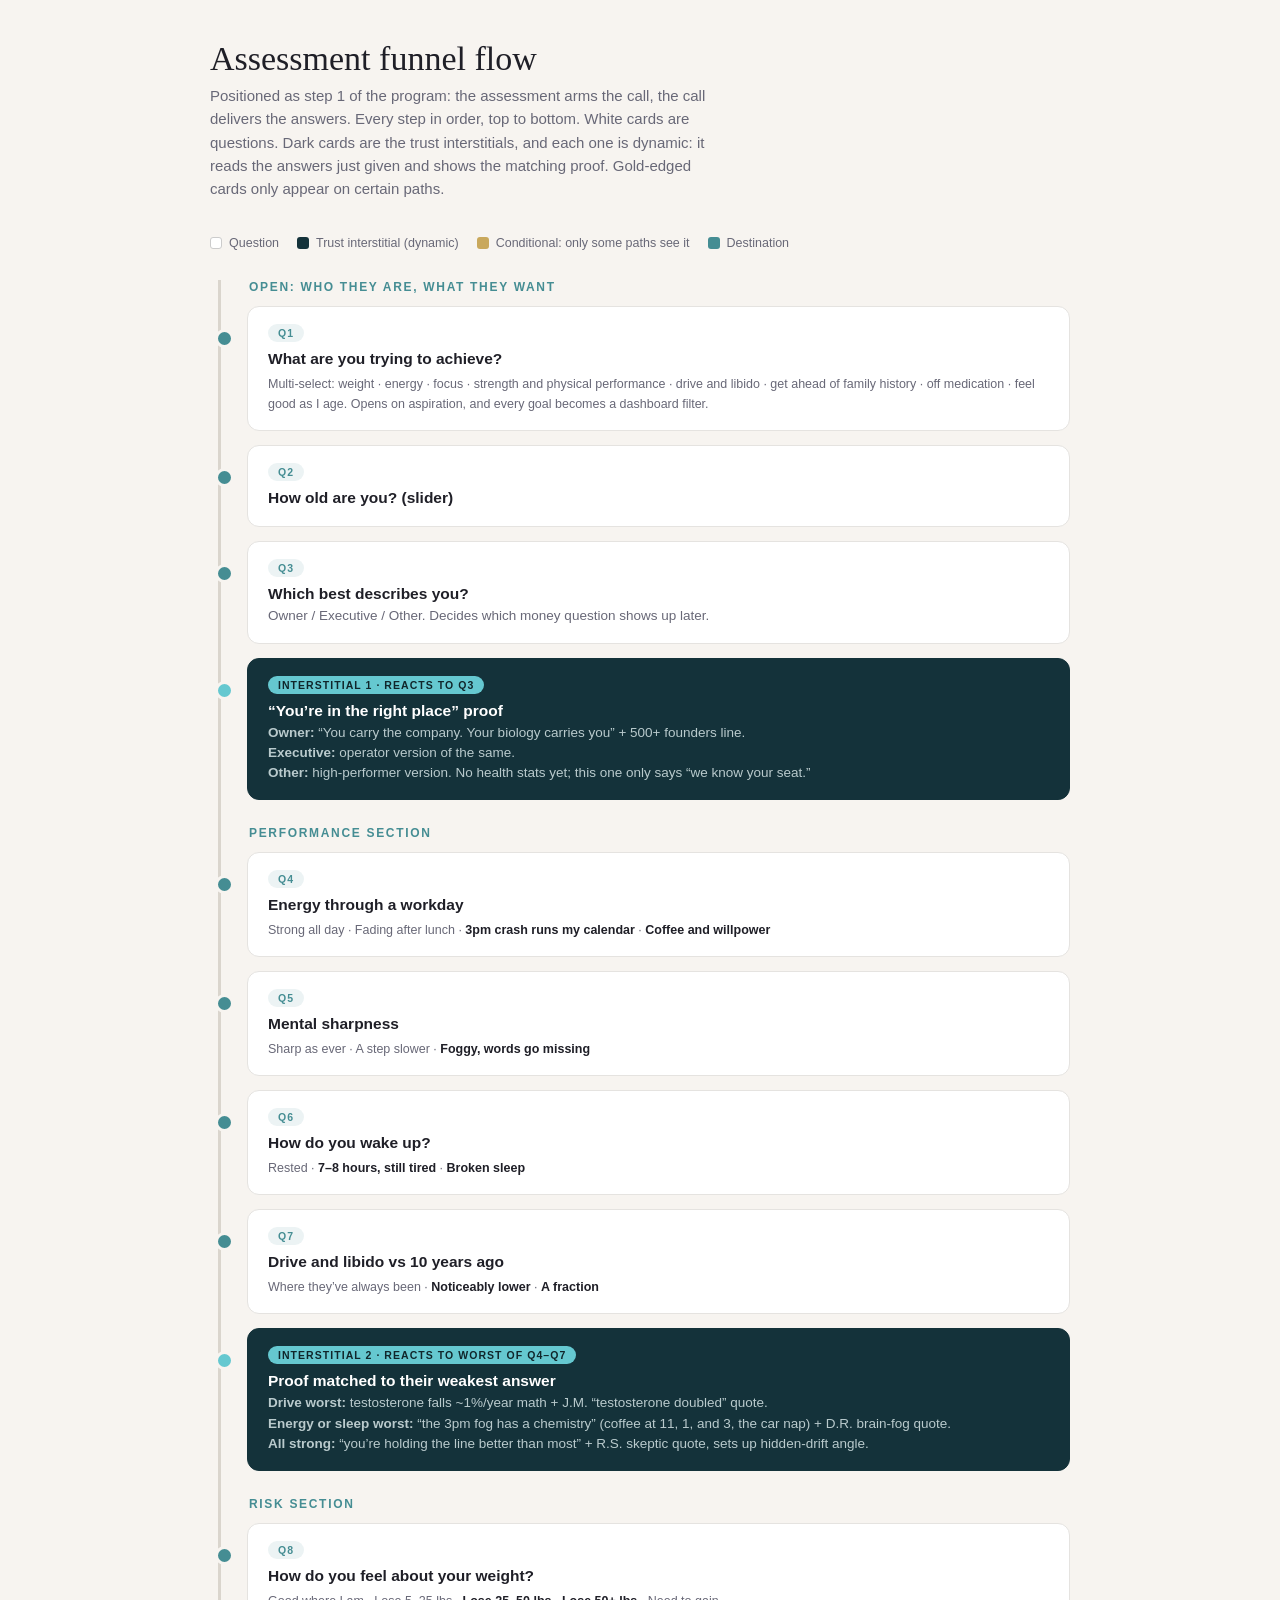
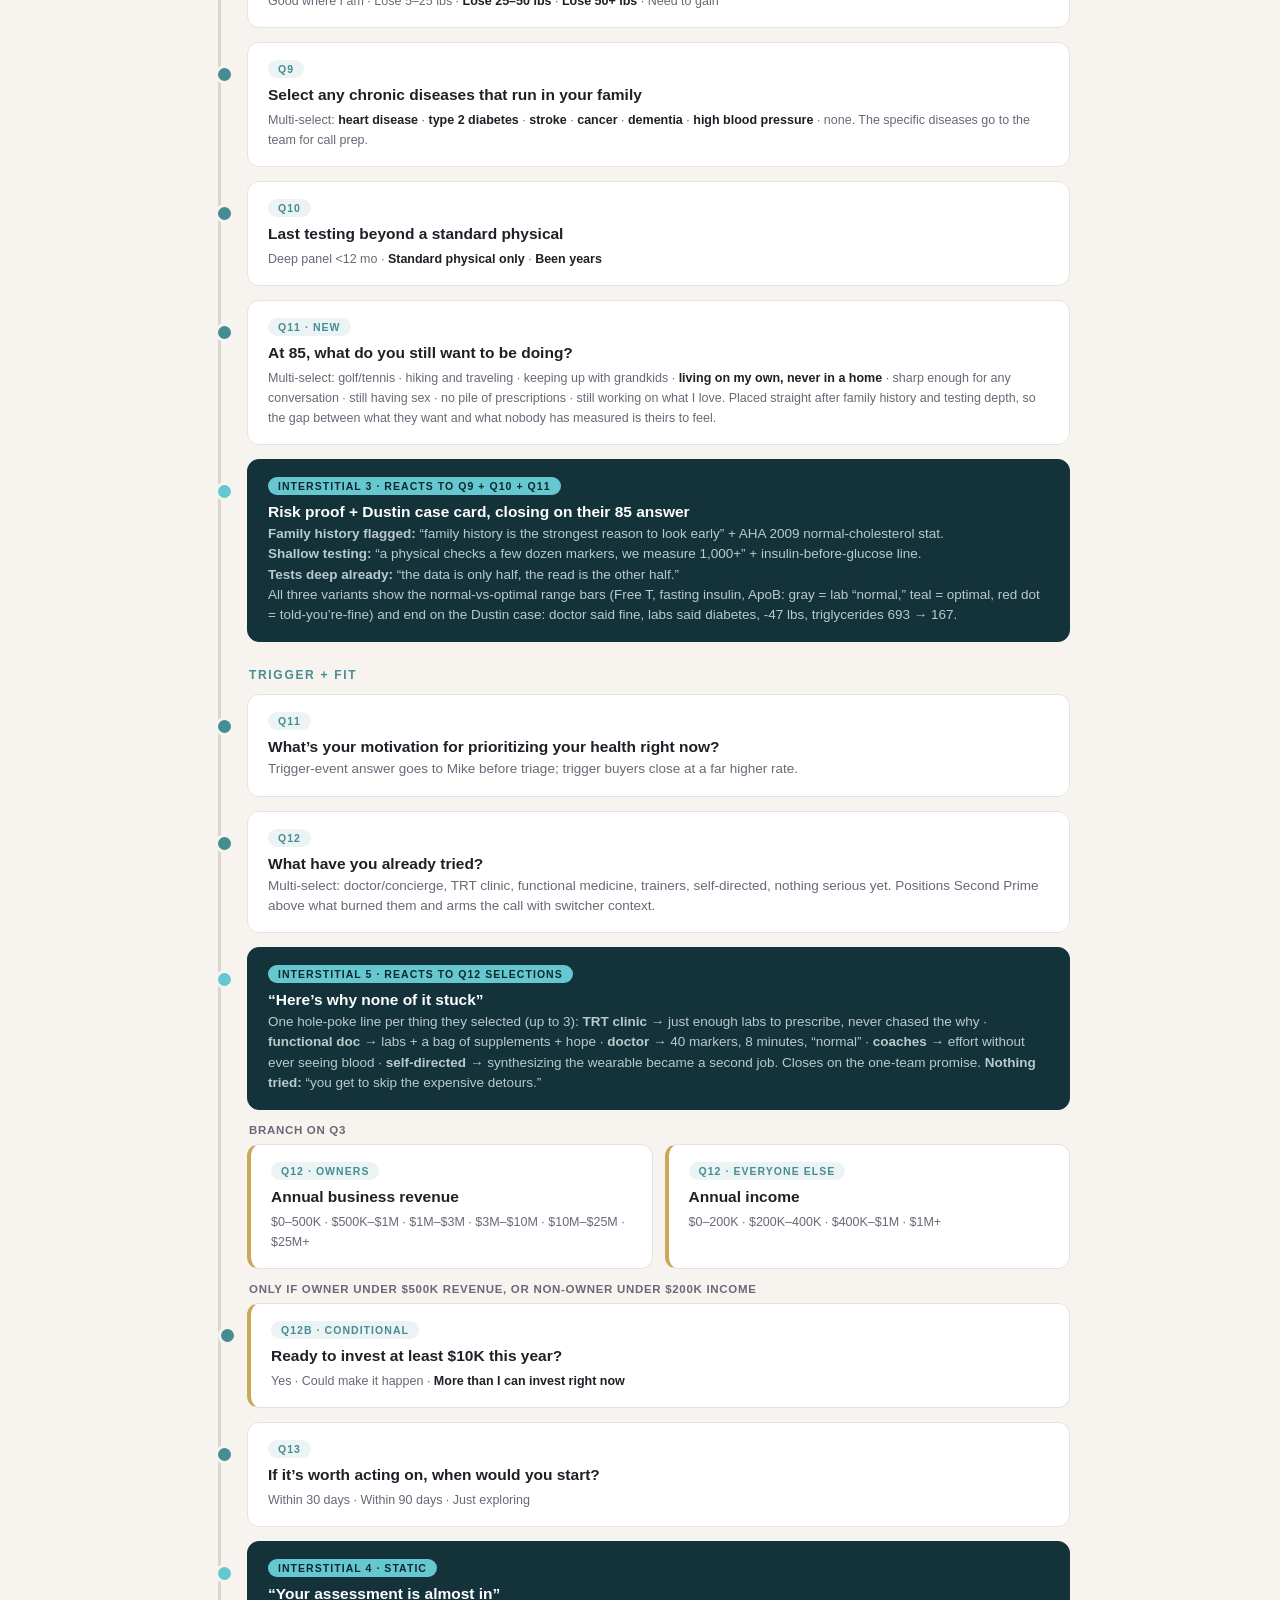
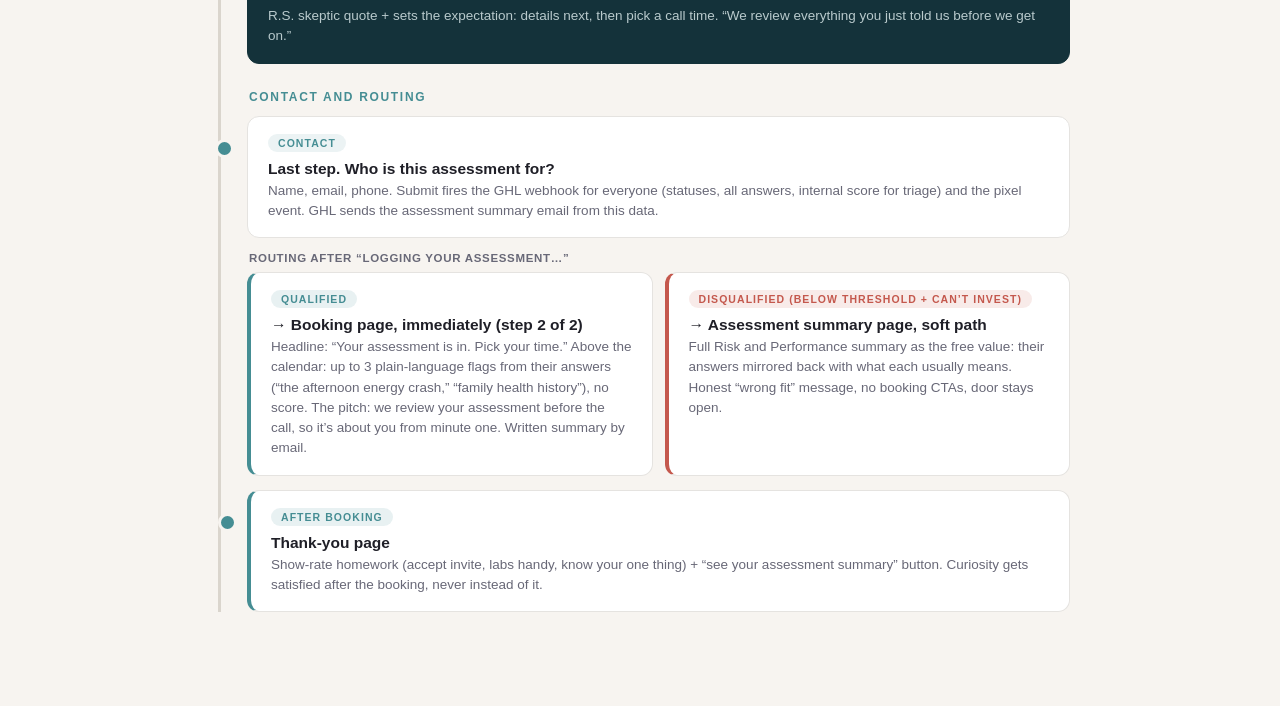
<file: FLOW.html>
<!DOCTYPE html>
<html lang="en">
<head>
<meta charset="UTF-8" />
<meta name="viewport" content="width=device-width, initial-scale=1.0" />
<meta name="robots" content="noindex, nofollow" />
<title>Assessment Funnel Flow | Second Prime</title>
<style>
  :root { --ink:#1F1F27; --gray:#686877; --teal:#458D93; --teal-b:#65C8D0; --sand:#F7F4F0; --red:#C4584D; --gold:#C9A85C; }
  * { box-sizing: border-box; margin: 0; }
  body { font-family: -apple-system, "Satoshi", sans-serif; background: var(--sand); color: var(--ink); padding: 40px 16px 80px; }
  .wrap { max-width: 860px; margin: 0 auto; }
  h1 { font-family: Georgia, serif; font-weight: 400; font-size: 34px; margin-bottom: 6px; }
  .sub { color: var(--gray); font-size: 15px; margin-bottom: 36px; max-width: 62ch; line-height: 1.55; }
  .lane { position: relative; padding-left: 26px; border-left: 3px solid #DAD5CD; margin-left: 8px; }
  .node { position: relative; background: #fff; border: 1px solid #E5E3E0; border-radius: 12px; padding: 16px 20px; margin-bottom: 14px; }
  .node::before { content: ""; position: absolute; left: -33px; top: 22px; width: 13px; height: 13px; border-radius: 50%; background: var(--teal); border: 3px solid var(--sand); }
  .node h3 { font-size: 15.5px; margin-bottom: 3px; }
  .node p { font-size: 13.5px; color: var(--gray); line-height: 1.5; }
  .node .opts { font-size: 12.5px; color: var(--gray); margin-top: 6px; line-height: 1.6; }
  .node .opts b { color: var(--ink); font-weight: 600; }
  .q .tagchip { background: rgba(69,141,147,0.1); color: var(--teal); }
  .int { background: #14323A; border-color: #14323A; color: #F2F7F7; }
  .int h3 { color: #fff; }
  .int p { color: rgba(226,240,241,0.8); }
  .int::before { background: var(--teal-b); }
  .tagchip { display: inline-block; font-size: 10.5px; font-weight: 700; letter-spacing: 0.1em; text-transform: uppercase; padding: 3px 10px; border-radius: 100px; margin-bottom: 8px; }
  .int .tagchip { background: var(--teal-b); color: #10262B; }
  .branch { display: grid; grid-template-columns: 1fr 1fr; gap: 12px; margin: 4px 0 14px; }
  .branch .node { margin-bottom: 0; }
  .branch .node::before { display: none; }
  .cond { border-left: 4px solid var(--gold); }
  .cond3 { grid-template-columns: 1fr 1fr 1fr; }
  .arrow-label { font-size: 11.5px; font-weight: 700; letter-spacing: 0.06em; text-transform: uppercase; color: var(--gray); margin: 2px 0 8px 2px; }
  .end { border-left: 4px solid var(--teal); }
  .end-dq { border-left: 4px solid var(--red); }
  .sectionhead { font-size: 12px; font-weight: 700; letter-spacing: 0.14em; text-transform: uppercase; color: var(--teal); margin: 26px 0 12px 2px; }
  .legend { display: flex; gap: 18px; flex-wrap: wrap; margin-bottom: 30px; font-size: 12.5px; color: var(--gray); }
  .legend span { display: inline-flex; align-items: center; gap: 7px; }
  .dot { width: 12px; height: 12px; border-radius: 3px; display: inline-block; }
  @media (max-width: 700px) { .branch, .cond3 { grid-template-columns: 1fr; } }
</style>
</head>
<body>
<div class="wrap">
  <h1>Assessment funnel flow</h1>
  <p class="sub">Positioned as step 1 of the program: the assessment arms the call, the call delivers the answers. Every step in order, top to bottom. White cards are questions. Dark cards are the trust interstitials, and each one is dynamic: it reads the answers just given and shows the matching proof. Gold-edged cards only appear on certain paths.</p>
  <div class="legend">
    <span><span class="dot" style="background:#fff;border:1px solid #ccc"></span>Question</span>
    <span><span class="dot" style="background:#14323A"></span>Trust interstitial (dynamic)</span>
    <span><span class="dot" style="background:#C9A85C"></span>Conditional: only some paths see it</span>
    <span><span class="dot" style="background:#458D93"></span>Destination</span>
  </div>

  <div class="lane">
    <div class="sectionhead">Open: who they are, what they want</div>
    <div class="node q"><span class="tagchip">Q1</span><h3>What are you trying to achieve?</h3><div class="opts">Multi-select: weight &middot; energy &middot; focus &middot; strength and physical performance &middot; drive and libido &middot; get ahead of family history &middot; off medication &middot; feel good as I age. Opens on aspiration, and every goal becomes a dashboard filter.</div></div>
    <div class="node q"><span class="tagchip">Q2</span><h3>How old are you? (slider)</h3></div>
    <div class="node q"><span class="tagchip">Q3</span><h3>Which best describes you?</h3><p>Owner / Executive / Other. Decides which money question shows up later.</p></div>

    <div class="node int"><span class="tagchip">Interstitial 1 &middot; reacts to Q3</span><h3>&ldquo;You&rsquo;re in the right place&rdquo; proof</h3>
      <p><b>Owner:</b> &ldquo;You carry the company. Your biology carries you&rdquo; + 500+ founders line.<br />
      <b>Executive:</b> operator version of the same.<br />
      <b>Other:</b> high-performer version. No health stats yet; this one only says &ldquo;we know your seat.&rdquo;</p></div>

    <div class="sectionhead">Performance section</div>
    <div class="node q"><span class="tagchip">Q4</span><h3>Energy through a workday</h3><div class="opts">Strong all day &middot; Fading after lunch &middot; <b>3pm crash runs my calendar</b> &middot; <b>Coffee and willpower</b></div></div>
    <div class="node q"><span class="tagchip">Q5</span><h3>Mental sharpness</h3><div class="opts">Sharp as ever &middot; A step slower &middot; <b>Foggy, words go missing</b></div></div>
    <div class="node q"><span class="tagchip">Q6</span><h3>How do you wake up?</h3><div class="opts">Rested &middot; <b>7&ndash;8 hours, still tired</b> &middot; <b>Broken sleep</b></div></div>
    <div class="node q"><span class="tagchip">Q7</span><h3>Drive and libido vs 10 years ago</h3><div class="opts">Where they&rsquo;ve always been &middot; <b>Noticeably lower</b> &middot; <b>A fraction</b></div></div>

    <div class="node int"><span class="tagchip">Interstitial 2 &middot; reacts to worst of Q4&ndash;Q7</span><h3>Proof matched to their weakest answer</h3>
      <p><b>Drive worst:</b> testosterone falls ~1%/year math + J.M. &ldquo;testosterone doubled&rdquo; quote.<br />
      <b>Energy or sleep worst:</b> &ldquo;the 3pm fog has a chemistry&rdquo; (coffee at 11, 1, and 3, the car nap) + D.R. brain-fog quote.<br />
      <b>All strong:</b> &ldquo;you&rsquo;re holding the line better than most&rdquo; + R.S. skeptic quote, sets up hidden-drift angle.</p></div>

    <div class="sectionhead">Risk section</div>
    <div class="node q"><span class="tagchip">Q8</span><h3>How do you feel about your weight?</h3><div class="opts">Good where I am &middot; Lose 5&ndash;25 lbs &middot; <b>Lose 25&ndash;50 lbs</b> &middot; <b>Lose 50+ lbs</b> &middot; Need to gain</div></div>
    <div class="node q"><span class="tagchip">Q9</span><h3>Select any chronic diseases that run in your family</h3><div class="opts">Multi-select: <b>heart disease</b> &middot; <b>type 2 diabetes</b> &middot; <b>stroke</b> &middot; <b>cancer</b> &middot; <b>dementia</b> &middot; <b>high blood pressure</b> &middot; none. The specific diseases go to the team for call prep.</div></div>
    <div class="node q"><span class="tagchip">Q10</span><h3>Last testing beyond a standard physical</h3><div class="opts">Deep panel &lt;12 mo &middot; <b>Standard physical only</b> &middot; <b>Been years</b></div></div>

    <div class="node q"><span class="tagchip">Q11 &middot; new</span><h3>At 85, what do you still want to be doing?</h3><div class="opts">Multi-select: golf/tennis &middot; hiking and traveling &middot; keeping up with grandkids &middot; <b>living on my own, never in a home</b> &middot; sharp enough for any conversation &middot; still having sex &middot; no pile of prescriptions &middot; still working on what I love. Placed straight after family history and testing depth, so the gap between what they want and what nobody has measured is theirs to feel.</div></div>
    <div class="node int"><span class="tagchip">Interstitial 3 &middot; reacts to Q9 + Q10 + Q11</span><h3>Risk proof + Dustin case card, closing on their 85 answer</h3>
      <p><b>Family history flagged:</b> &ldquo;family history is the strongest reason to look early&rdquo; + AHA 2009 normal-cholesterol stat.<br />
      <b>Shallow testing:</b> &ldquo;a physical checks a few dozen markers, we measure 1,000+&rdquo; + insulin-before-glucose line.<br />
      <b>Tests deep already:</b> &ldquo;the data is only half, the read is the other half.&rdquo;<br />
      All three variants show the normal-vs-optimal range bars (Free T, fasting insulin, ApoB: gray = lab &ldquo;normal,&rdquo; teal = optimal, red dot = told-you&rsquo;re-fine) and end on the Dustin case: doctor said fine, labs said diabetes, -47 lbs, triglycerides 693 &rarr; 167.</p></div>

    <div class="sectionhead">Trigger + fit</div>
    <div class="node q"><span class="tagchip">Q11</span><h3>What&rsquo;s your motivation for prioritizing your health right now?</h3><p>Trigger-event answer goes to Mike before triage; trigger buyers close at a far higher rate.</p></div>
    <div class="node q"><span class="tagchip">Q12</span><h3>What have you already tried?</h3><p>Multi-select: doctor/concierge, TRT clinic, functional medicine, trainers, self-directed, nothing serious yet. Positions Second Prime above what burned them and arms the call with switcher context.</p></div>

    <div class="node int"><span class="tagchip">Interstitial 5 &middot; reacts to Q12 selections</span><h3>&ldquo;Here&rsquo;s why none of it stuck&rdquo;</h3>
      <p>One hole-poke line per thing they selected (up to 3): <b>TRT clinic</b> &rarr; just enough labs to prescribe, never chased the why &middot; <b>functional doc</b> &rarr; labs + a bag of supplements + hope &middot; <b>doctor</b> &rarr; 40 markers, 8 minutes, &ldquo;normal&rdquo; &middot; <b>coaches</b> &rarr; effort without ever seeing blood &middot; <b>self-directed</b> &rarr; synthesizing the wearable became a second job. Closes on the one-team promise. <b>Nothing tried:</b> &ldquo;you get to skip the expensive detours.&rdquo;</p></div>

    <p class="arrow-label">Branch on Q3</p>
    <div class="branch">
      <div class="node q cond"><span class="tagchip">Q12 &middot; owners</span><h3>Annual business revenue</h3><div class="opts">$0&ndash;500K &middot; $500K&ndash;$1M &middot; $1M&ndash;$3M &middot; $3M&ndash;$10M &middot; $10M&ndash;$25M &middot; $25M+</div></div>
      <div class="node q cond"><span class="tagchip">Q12 &middot; everyone else</span><h3>Annual income</h3><div class="opts">$0&ndash;200K &middot; $200K&ndash;400K &middot; $400K&ndash;$1M &middot; $1M+</div></div>
    </div>

    <p class="arrow-label">Only if owner under $500K revenue, or non-owner under $200K income</p>
    <div class="node q cond"><span class="tagchip">Q12b &middot; conditional</span><h3>Ready to invest at least $10K this year?</h3><div class="opts">Yes &middot; Could make it happen &middot; <b>More than I can invest right now</b></div></div>

    <div class="node q"><span class="tagchip">Q13</span><h3>If it&rsquo;s worth acting on, when would you start?</h3><div class="opts">Within 30 days &middot; Within 90 days &middot; Just exploring</div></div>

    <div class="node int"><span class="tagchip">Interstitial 4 &middot; static</span><h3>&ldquo;Your assessment is almost in&rdquo;</h3><p>R.S. skeptic quote + sets the expectation: details next, then pick a call time. &ldquo;We review everything you just told us before we get on.&rdquo;</p></div>

    <div class="sectionhead">Contact and routing</div>
    <div class="node q"><span class="tagchip">Contact</span><h3>Last step. Who is this assessment for?</h3><p>Name, email, phone. Submit fires the GHL webhook for everyone (statuses, all answers, internal score for triage) and the pixel event. GHL sends the assessment summary email from this data.</p></div>

    <p class="arrow-label">Routing after &ldquo;logging your assessment&hellip;&rdquo;</p>
    <div class="branch">
      <div class="node end"><span class="tagchip" style="background:rgba(69,141,147,0.12);color:var(--teal)">Qualified</span><h3>&rarr; Booking page, immediately (step 2 of 2)</h3><p>Headline: &ldquo;Your assessment is in. Pick your time.&rdquo; Above the calendar: up to 3 plain-language flags from their answers (&ldquo;the afternoon energy crash,&rdquo; &ldquo;family health history&rdquo;), no score. The pitch: we review your assessment before the call, so it&rsquo;s about you from minute one. Written summary by email.</p></div>
      <div class="node end-dq"><span class="tagchip" style="background:rgba(196,88,77,0.12);color:var(--red)">Disqualified (below threshold + can&rsquo;t invest)</span><h3>&rarr; Assessment summary page, soft path</h3><p>Full Risk and Performance summary as the free value: their answers mirrored back with what each usually means. Honest &ldquo;wrong fit&rdquo; message, no booking CTAs, door stays open.</p></div>
    </div>

    <div class="node end"><span class="tagchip" style="background:rgba(69,141,147,0.12);color:var(--teal)">After booking</span><h3>Thank-you page</h3><p>Show-rate homework (accept invite, labs handy, know your one thing) + &ldquo;see your assessment summary&rdquo; button. Curiosity gets satisfied after the booking, never instead of it.</p></div>
  </div>
</div>
</body>
</html>
</file>
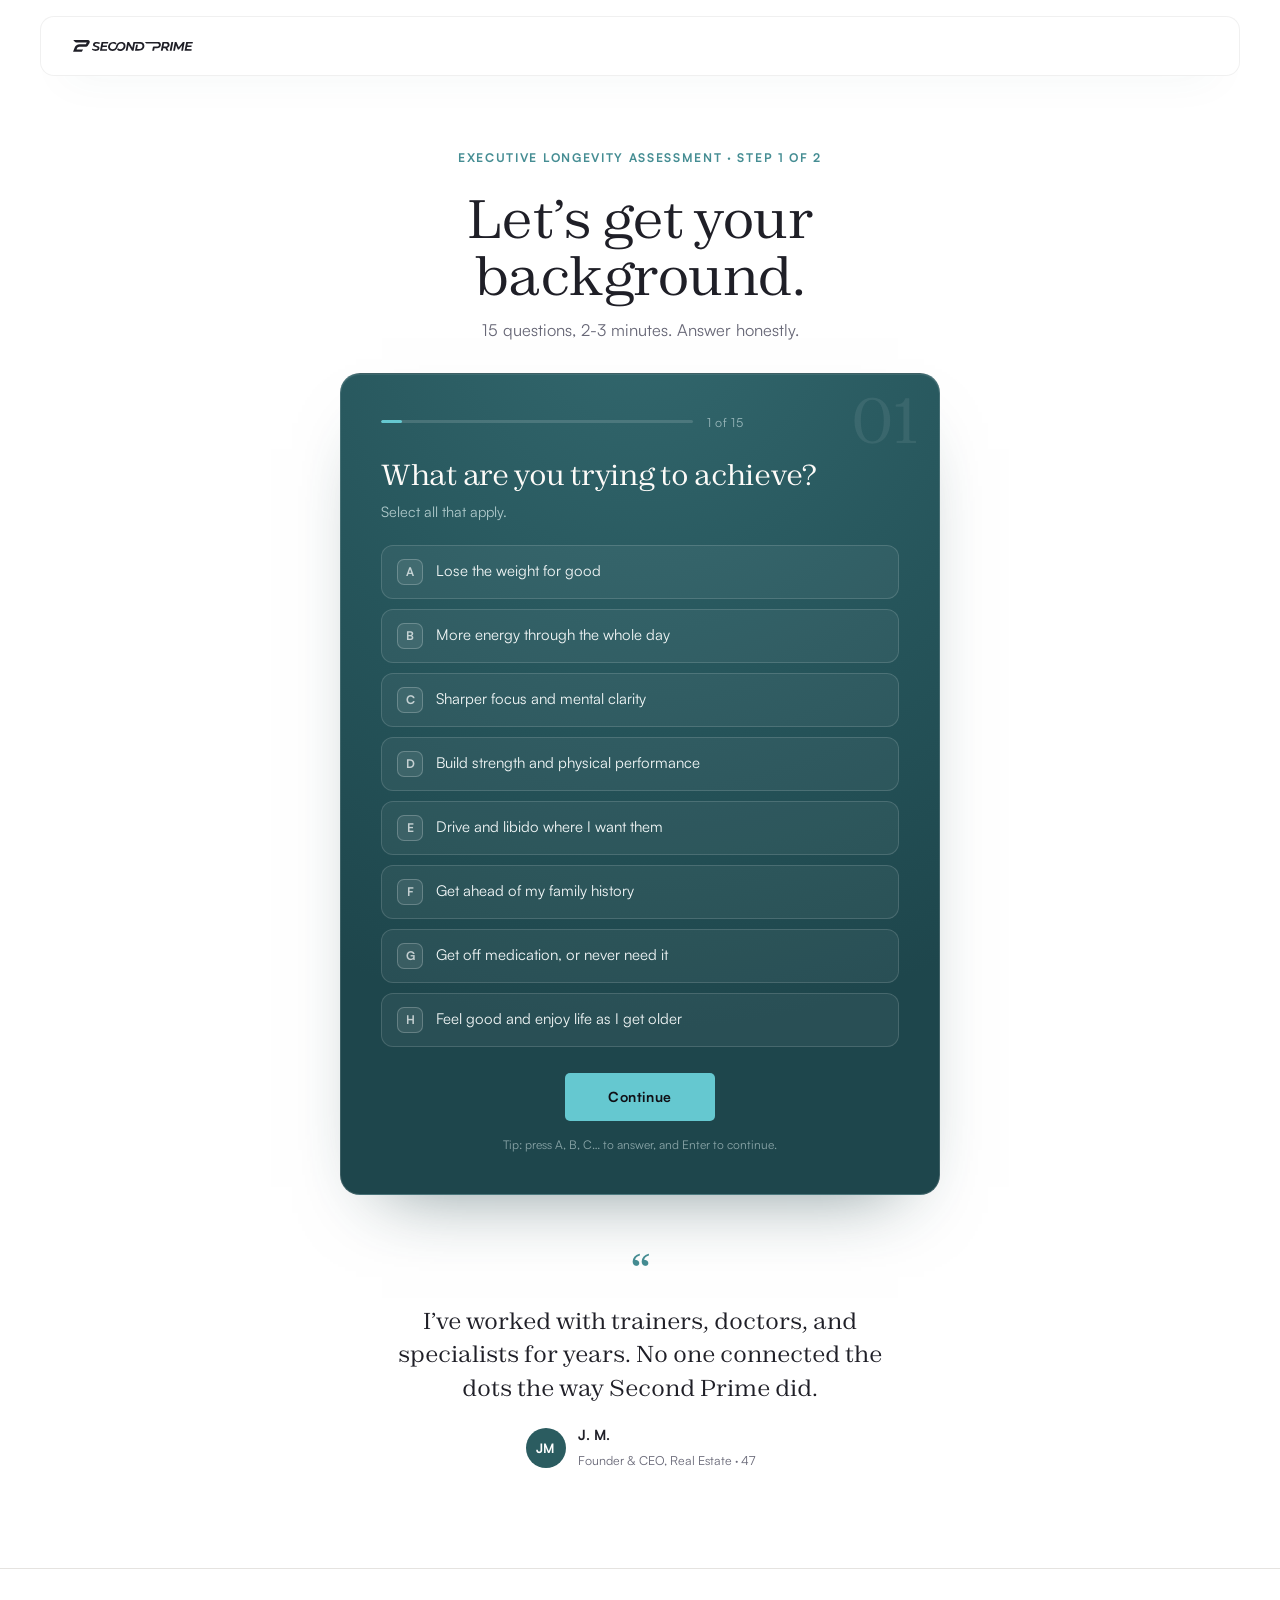
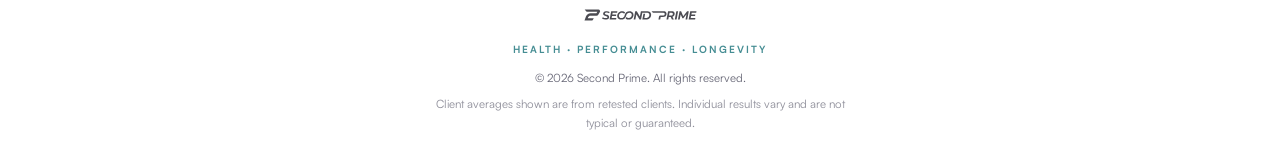
<file: results.html>
<!DOCTYPE html>
<html lang="en">
<head>
  <meta charset="UTF-8" />
  <meta name="viewport" content="width=device-width, initial-scale=1.0" />
  <title>Your Assessment Summary | Second Prime</title>
  <meta name="description" content="Your assessment summary: risk and performance gaps, in your own words." />
  <meta name="robots" content="noindex, nofollow" />
  <link rel="icon" type="image/png" sizes="32x32" href="assets/favicon-32.png" />
  <link rel="icon" type="image/png" sizes="16x16" href="assets/favicon-16.png" />
  <meta name="theme-color" content="#101016" />
  <script>document.documentElement.classList.add("js");</script>
  <link rel="stylesheet" href="css/styles.css?v=1" />
  <link rel="stylesheet" href="css/funnel.css?v=11" />
  <link rel="stylesheet" href="css/assess.css?v=35" />
  <!-- Meta pixel (Amartinco LLC's Pixel). Neutral event names only, per Meta health-advertiser rules. -->
  <script>
  (function () {
    if (/^(localhost|127\.0\.0\.1|tests\.secondprime\.io)$|github\.io$/.test(location.hostname)) return; // no pixel on local/test previews
    !function(f,b,e,v,n,t,s){if(f.fbq)return;n=f.fbq=function(){n.callMethod?n.callMethod.apply(n,arguments):n.queue.push(arguments)};if(!f._fbq)f._fbq=n;n.push=n;n.loaded=!0;n.version='2.0';n.queue=[];t=b.createElement(e);t.async=!0;t.src=v;s=b.getElementsByTagName(e)[0];s.parentNode.insertBefore(t,s)}(window,document,'script','https://connect.facebook.net/en_US/fbevents.js');
    fbq('init', '500535282073021');
    fbq('track', 'PageView');
  })();
  </script>
  <!-- First-party tracking (our own database, separate from the pixel). See TRACKING.md. -->
  <script src="js/experiments.js?v=1"></script>
  <script src="https://t.badmetryx.com/assessment-v1.js" data-flow-id="assessment-v1"></script>
  <script src="js/track.js?v=5"></script>
  <!-- Badmetryx warehouse tracking. Runs alongside the existing funnel analytics. -->
  <script
    src="/badmouth.js?v=1"
    data-tracking-domain="t.badmetryx.com"
    data-account="second-prime"
    data-key="bm_pub_083582d88e887db09ea7cf8a0f4f3dfc"
    data-track-url="https://t.badmetryx.com/api/track"
  ></script>
  <script>
    try {
      var spRes = JSON.parse(localStorage.getItem('sp_assessment') || 'null');
      spTrack('results_view', { tier: spRes && spRes.tier ? spRes.tier : 'unknown' });
    } catch (_) {}
  </script>
</head>
<body class="rs-page">

  <header class="nav" id="nav">
    <div class="nav-inner">
      <span class="nav-logo" role="img" aria-label="Second Prime"></span>
      <nav class="nav-links"></nav>
      <div class="nav-actions">
        <a class="btn-cta" href="booking.html" id="navCta">Book My Call</a>
      </div>
    </div>
  </header>

  <!-- ============ SCORE + VIDEO + TOP CTA ============ -->
  <section class="rs-hero rs-hero-tight">
    <div class="container center">
      <span class="hero-tag">Your Assessment Summary</span>
      <h1 id="rsHeadline">Here&rsquo;s what your assessment flagged.</h1>
      <div class="rs-herochips" id="heroChips"></div>
      <p class="rs-verdict" id="verdict"></p>
      <div class="rs-topcta" id="topCta">
        <a class="btn btn-teal btn-lg" href="booking.html" id="bookBtn">Book My Free 15-Minute Call&ensp;&rarr;</a>
        <p class="f-hero-note" style="margin-top:12px">We review your assessment before the call: what your answers point to, and what we&rsquo;d test first.</p>
      </div>

      <!-- ============ RESULTS VIDEO (Vimeo) ============ -->
      <div class="as-video" id="resultsVideo" style="margin-bottom:0">
        <div style="padding:56.25% 0 0 0;position:relative;border-radius:16px;overflow:hidden;"><iframe src="https://player.vimeo.com/video/1179952534?badge=0&amp;autopause=0&amp;player_id=0&amp;app_id=58479" frameborder="0" allow="autoplay; fullscreen; picture-in-picture; clipboard-write; encrypted-media; web-share" referrerpolicy="strict-origin-when-cross-origin" style="position:absolute;top:0;left:0;width:100%;height:100%;" title="Second Prime"></iframe></div>
      </div>
      <script src="https://player.vimeo.com/api/player.js"></script>
    </div>
  </section>

  <!-- ============ THE TWO READS ============ -->
  <section style="background: var(--bg-light)">
    <div class="container" style="max-width: 840px">
      <div class="center" style="margin-bottom: 44px">
        <span class="eyebrow">The Read</span>
        <h2 id="readHead">Two reads decide your next decade.</h2>
      </div>
      <div id="buckets"></div>
      <p class="f-range-note" style="margin-top:26px">Scored from your answers against the profile of a high-output body, the same first read we do with clients. Your words below, and what they usually mean in the labs.</p>
    </div>
  </section>

  <!-- ============ THE GAP ============ -->
  <section class="rs-gap">
    <div class="container center">
      <span class="eyebrow" style="color: var(--teal-bright)">The Honest Caveat</span>
      <h2>Your answers can point.<br />Only labs can confirm.</h2>
      <p class="lead">Symptoms are the last thing to show up, years after the numbers start moving. A standard physical checks a few dozen markers. We measure 1,000+ across blood, hormones, gut, and real-world performance, read against optimal instead of &ldquo;normal.&rdquo;</p>
      <div class="rs-gap-stats">
        <div><b>1,000+</b><span>biomarkers we test</span></div>
        <div><b>~40</b><span>markers in a typical physical</span></div>
        <div><b>-12 yrs</b><span>avg. client biological age reduction</span></div>
      </div>
    </div>
  </section>

  <!-- ============ QUALIFIED CTA ============ -->
  <section class="f-cta" id="ctaQualified">
    <div class="container center">
      <span class="eyebrow">The Next 15 Minutes That Matter</span>
      <h2>The next step is a conversation.</h2>
      <p class="lead">A free 15-minute call with our team. We come armed with your assessment, tell you what we&rsquo;d test first and why, and give you a straight answer on whether we can help. If we can&rsquo;t, we&rsquo;ll say so.</p>
      <div class="rs-cta-steps">
        <div><b>01</b><span>We review your assessment before the call, every answer</span></div>
        <div><b>02</b><span>You get the read: what&rsquo;s likely driving what you feel</span></div>
        <div><b>03</b><span>A straight yes or no on whether we&rsquo;re the right team</span></div>
      </div>
      <a class="btn btn-teal btn-lg" href="booking.html" id="bookBtn2">Book My Free 15-Minute Call&ensp;&rarr;</a>
      <p class="note">We take on a limited number of new clients each month. Your assessment is saved either way.</p>
    </div>
  </section>

  <!-- ============ DQ SOFT PATH (hidden unless disqualified) ============ -->
  <section class="f-cta" id="ctaSoft" style="display:none">
    <div class="container center">
      <span class="eyebrow">A Straight Answer</span>
      <h2>Thank you for being honest with us.</h2>
      <p class="lead">Based on where you are right now, our system would be the wrong fit, and we&rsquo;d rather tell you that than take your time or money. Your summary above still stands. Use it: get real bloodwork done this year, and treat anything flagged as worth a conversation with your doctor.</p>
      <a class="btn btn-teal btn-lg" href="https://secondprime.io">Explore Second Prime</a>
      <p class="note">If your situation changes, the door is open. We&rsquo;d genuinely welcome you back.</p>
    </div>
  </section>

  <!-- ============ PROOF ============ -->
  <section style="background: var(--bg-light)">
    <div class="container">
      <div class="center" style="margin-bottom: 48px">
        <span class="eyebrow">They Started Here Too</span>
        <h2>Reads like yours, a year later.</h2>
      </div>
      <div class="f-cases">
        <article class="f-case">
          <div class="f-case-head">
            <img class="f-case-avatar" src="assets/cases/dustin-head.jpg" alt="" loading="lazy" style="object-position:center 22%" />
            <div><span class="tag">Construction Founder, Indiana</span><span class="age">Age 41</span></div>
          </div>
          <div class="title">His doctor said he was fine. The labs said diabetes.</div>
          <ul>
            <li>-47 lbs body weight</li>
            <li>Triglycerides 693 &rarr; 167</li>
            <li>Testosterone +35%</li>
          </ul>
        </article>
        <article class="f-case">
          <div class="f-case-head">
            <img class="f-case-avatar" src="assets/cases/rob-head.jpg" alt="" loading="lazy" style="object-position:center 30%" />
            <div><span class="tag">Aerospace Engineering Manager</span><span class="age">Age 46</span></div>
          </div>
          <div class="title">Training hard every day, going backwards. We found why.</div>
          <ul>
            <li>Body fat 28% &rarr; 13%</li>
            <li>+13 lbs lean mass</li>
            <li>CV risk down 57%</li>
          </ul>
        </article>
        <article class="f-case">
          <div class="f-case-head">
            <img class="f-case-avatar" src="assets/cases/andrew-head.jpg" alt="" loading="lazy" style="object-position:center 38%" />
            <div><span class="tag">Founder &amp; Biologist</span><span class="age">Age 31</span></div>
          </div>
          <div class="title">$20,000 of specialists, no answers. He ran his own labs.</div>
          <ul>
            <li>Testosterone 380 &rarr; 1,170</li>
            <li>hs-CRP 15 &rarr; 0.4</li>
            <li>-40 lbs</li>
          </ul>
        </article>
      </div>
      <p class="f-disc">Individual results vary and are not typical or guaranteed. Shared with permission.</p>
      <div class="f-section-cta" id="lowerCta">
        <a class="btn btn-dark btn-lg" href="booking.html" id="bookBtn3">Book My Free 15-Minute Call&ensp;&rarr;</a>
      </div>
    </div>
  </section>

  <!-- ============ FOOTER ============ -->
  <footer class="f-footer">
    <div class="container">
      <div class="f-logo" role="img" aria-label="Second Prime"></div>
      <p class="tagline">Health &middot; Performance &middot; Longevity</p>
      <p class="copy">&copy; 2026 Second Prime. All rights reserved.</p>
      <p class="disc">The Second Prime Score is an educational self-assessment based on your answers. It is not a diagnosis and is not a substitute for medical care, diagnosis, or treatment. Individual results vary and are not typical or guaranteed.</p>
    </div>
  </footer>

  <!-- ============ STICKY MOBILE CTA ============ -->
  <div class="f-sticky" id="fSticky">
    <div class="f-sticky-txt"><b id="stickyScore">Your results are in</b>Free 15-minute call to walk through them</div>
    <a class="btn btn-teal" href="booking.html" id="bookBtn4">Book My Call</a>
  </div>

  <script>
  (function () {
    var raw = null;
    try { raw = JSON.parse(localStorage.getItem('sp_assessment') || 'null'); } catch (_) {}
    /* ?demo=1 renders a representative result for review (no stored data needed).
       ?demo=dq previews the disqualified soft path. */
    var demo = new URLSearchParams(location.search).get('demo');
    if (demo && (!raw || typeof raw.score !== 'number' || !raw.perf)) {
      raw = {
        data: { firstName: 'Andrew', energy: 'The 3pm crash runs my calendar', focus: 'A step slower than I was',
                sleep: 'I sleep 7-8 hours and still wake up tired', drive: 'Noticeably lower',
                bodycomp: 'I need to lose 25 to 50 lbs', family: 'Heart disease', familyList: ['Heart disease'],
                labs: 'Standard annual physical only' },
        score: 58,
        perf: { pts: 10, pct: 44, status: 'drift' },
        risk: { pts: 9, pct: 36, status: 'flag' },
        qualified: demo !== 'dq'
      };
    }
    if (!raw || typeof raw.score !== 'number' || !raw.perf) { window.location.href = 'assessment.html'; return; }

    var data = raw.data || {};
    var score = raw.score;
    var qualified = raw.qualified !== false;
    var first = (data.firstName || '').replace(/[<>&"]/g, '');

    // Headline, status chips, verdict. The numeric score stays internal (webhook
    // triage) and never renders here; flags mean something, numbers don't.
    document.getElementById('rsHeadline').textContent = first ? first + ', here’s what your assessment flagged.' : 'Here’s what your assessment flagged.';
    var STATUS = { solid: 'Solid', drift: 'Drifting', flag: 'Flagged' };
    document.getElementById('heroChips').innerHTML =
      '<span class="rs-hchip is-' + raw.risk.status + '">Risk &middot; ' + STATUS[raw.risk.status] + '</span>' +
      '<span class="rs-hchip is-' + raw.perf.status + '">Performance &middot; ' + STATUS[raw.perf.status] + '</span>';
    var statuses = [raw.risk.status, raw.perf.status];
    var verdict;
    if (statuses.indexOf('flag') >= 0) verdict = 'The flags below are your body asking for a closer look. Here it is in your own words, and what each usually means in the labs.';
    else if (statuses.indexOf('drift') >= 0) verdict = 'You’re drifting. Slowly enough that every year feels normal, and it’s measurable. Here it is in your own words.';
    else verdict = 'Nothing loud in your answers. The gaps worth closing are the quiet ones, and those only show up in blood.';
    document.getElementById('verdict').textContent = verdict;
    document.getElementById('stickyScore').textContent = 'Your assessment summary is in';

    /* ============ THE TWO READS ============
       Each bucket renders a score bar plus mirror cards: the answer they gave,
       quoted back, with what it usually means in the labs. */
    var MIRRORS = {
      energy: {
        'Good mornings, fading after lunch': 'An afternoon fade this consistent is usually blood sugar or cortisol rhythm. Both show up in labs long before they show up in your calendar.',
        'The 3pm crash runs my calendar': 'A crash you can set a clock by is chemistry: blood sugar, cortisol rhythm, thyroid. It stops being a discipline problem when it’s measurable.',
        "I'm running on coffee and willpower": 'Caffeine is a loan against tomorrow’s energy. The balance owed is measurable: cortisol, blood sugar, thyroid, and usually more than one at once.'
      },
      focus: {
        'A step slower than I was': 'A step slower at your age is worth measuring, because the usual drivers (hormones, inflammation, glucose swings) respond fast once they’re named.',
        'Foggy. Words go missing, focus drifts, most days': 'Fog like this has a driver we can usually name: hormones, inflammation, or glucose swings. Clients describe it as walking through corn syrup. It clears when the driver gets fixed.'
      },
      sleep: {
        'I sleep 7-8 hours and still wake up tired': 'Waking up tired after a full night points inside the night: cortisol, blood sugar dips, breathing. All testable, and almost never checked.',
        'Broken sleep, most nights': 'Broken sleep is both a symptom and an accelerant. Every other number on this page gets worse until it’s fixed, and the drivers are measurable.'
      },
      drive: {
        'Noticeably lower': 'Drive tracks testosterone closer than almost any symptom, and testosterone falls about 1% a year from your mid-30s. Yours is telling you where to look.',
        'A fraction of what they were': 'Drive at a fraction of what it was is a lab finding waiting to be run. It shows up everywhere: muscle, confidence, decision speed, the edge you built the business with.'
      },
      bodycomp: {
        'I need to lose 5 to 25 lbs': 'Weight that crept up on the same habits usually means something upstream shifted. Caught at this stage it’s one of the most fixable things we see.',
        'I need to lose 25 to 50 lbs': '25+ lbs that ignores effort is insulin talking. It shows up in blood years before glucose gets flagged, and most physicals never order the test.',
        'I need to lose 50+ lbs': '50+ lbs usually means insulin resistance is already established. The road ends at a diagnosis unless the numbers get read early, and it responds fast once they are.',
        'I need to gain weight': 'Struggling to hold weight on has drivers worth naming: appetite, hormones, absorption. All measurable.'
      },
      labs: {
        'Standard annual physical only': 'A standard physical checks a few dozen markers. The answers usually live in the other 960.',
        "It's been years since any real bloodwork": 'Right now your risk picture is a guess. That’s fixable in one blood draw.'
      }
    };

    var BUCKETS = [
      {
        key: 'risk', label: 'Risk', data: raw.risk,
        sub: 'Heart, metabolic, and the blind spots between physicals.',
        fields: ['bodycomp', 'family', 'labs'],
        solidLine: 'Nothing loud on the risk side of your answers. Scores like this are where we find the quietest problems: the ApoB nobody ordered, the insulin creeping inside "normal." Worth confirming once, properly.'
      },
      {
        key: 'perf', label: 'Performance', data: raw.perf,
        sub: 'Energy, focus, sleep, and drive. Your output, measured.',
        fields: ['energy', 'focus', 'sleep', 'drive'],
        solidLine: 'Your performance answers hold up. Most owners we test who feel this good still carry 2 or 3 lab findings worth acting on, and catching them here is what keeps it this way.'
      }
    ];
    // Lead with the worse bucket: that's the wound this page presses on.
    BUCKETS.sort(function (a, b) { return a.data.pct - b.data.pct; });

    var host = document.getElementById('buckets');
    BUCKETS.forEach(function (b) {
      var sec = document.createElement('div');
      sec.className = 'rs-bucket is-' + b.data.status;
      var esc = function (s) { return String(s).replace(/&/g, '&amp;').replace(/</g, '&lt;'); };
      var mirrors = b.fields.map(function (f) {
        var ans, meaning;
        if (f === 'family') {
          var list = data.familyList || (data.family && data.family !== 'None reported' ? String(data.family).split(', ') : []);
          if (!list.length) return '';
          ans = list.join(', ') + ' in the family';
          meaning = list.length >= 2
            ? 'More than one line of family history is the strongest reason to look early. The findings that change that story show up in blood about a decade before symptoms, and half of heart attack patients had "normal" cholesterol on their last labs.'
            : 'One family diagnosis is reason enough to look early. The markers that show whether you’re on the same path are measurable today.';
        } else {
          ans = data[f];
          meaning = MIRRORS[f] && MIRRORS[f][ans];
        }
        return meaning ? '<div class="rs-mirror"><p class="rs-m-you">You told us: &ldquo;' + esc(ans) + '&rdquo;</p><p class="rs-m-mean">' + meaning + '</p></div>' : '';
      }).join('');
      if (!mirrors) mirrors = '<div class="rs-mirror rs-mirror-solid"><p class="rs-m-mean">' + b.solidLine + '</p></div>';
      sec.innerHTML =
        '<div class="rs-b-head">' +
          '<div><h3>' + b.label + '</h3><p>' + b.sub + '</p></div>' +
          '<span class="rs-d-status">' + STATUS[b.data.status] + '</span>' +
        '</div>' +
        '<div class="rs-d-bar"><i style="width:0%" data-w="' + b.data.pct + '"></i></div>' +
        mirrors;
      host.appendChild(sec);
      setTimeout(function () { sec.querySelector('.rs-d-bar i').style.width = b.data.pct + '%'; }, 350);
    });

    // Section headline names the worse bucket.
    var worst = BUCKETS[0];
    if (worst.data.status !== 'solid') {
      document.getElementById('readHead').textContent = 'Your ' + worst.label.toLowerCase() + ' read is where to look first.';
    }

    // Booking handoff carries contact details for prefill.
    var qs = new URLSearchParams({
      first_name: data.firstName || '', last_name: data.lastName || '',
      email: data.email || '', phone: data.phone || ''
    }).toString();
    ['bookBtn', 'bookBtn2', 'bookBtn3', 'bookBtn4', 'navCta'].forEach(function (id) {
      var el = document.getElementById(id); if (el) el.href = 'booking.html?' + qs;
    });

    // Disqualified: soft path replaces every booking CTA.
    if (!qualified) {
      document.getElementById('ctaQualified').style.display = 'none';
      document.getElementById('ctaSoft').style.display = '';
      document.getElementById('lowerCta').style.display = 'none';
      document.getElementById('fSticky').style.display = 'none';
      document.getElementById('navCta').style.display = 'none';
      document.getElementById('topCta').style.display = 'none';
    }

    // Sticky mobile CTA after the first screen.
    var sticky = document.getElementById('fSticky');
    function onStickyScroll() { if (qualified) sticky.classList.toggle('show', window.scrollY > window.innerHeight * 0.9); }
    window.addEventListener('scroll', onStickyScroll, { passive: true });
    onStickyScroll();

    // Nav theme (dark sections).
    var nav = document.getElementById('nav');
    var NAV_DARK = '.rs-hero, .rs-gap, .f-cta, .f-footer';
    function updateNavTheme() {
      var r = nav.getBoundingClientRect();
      var y = r.top + r.height / 2;
      nav.style.pointerEvents = 'none';
      var el = document.elementFromPoint(r.left + r.width * 0.5, y);
      nav.style.pointerEvents = '';
      nav.classList.toggle('light', !(el && el.closest(NAV_DARK)));
    }
    window.addEventListener('scroll', updateNavTheme, { passive: true });
    updateNavTheme();

  })();
  </script>
</body>
</html>
</file>
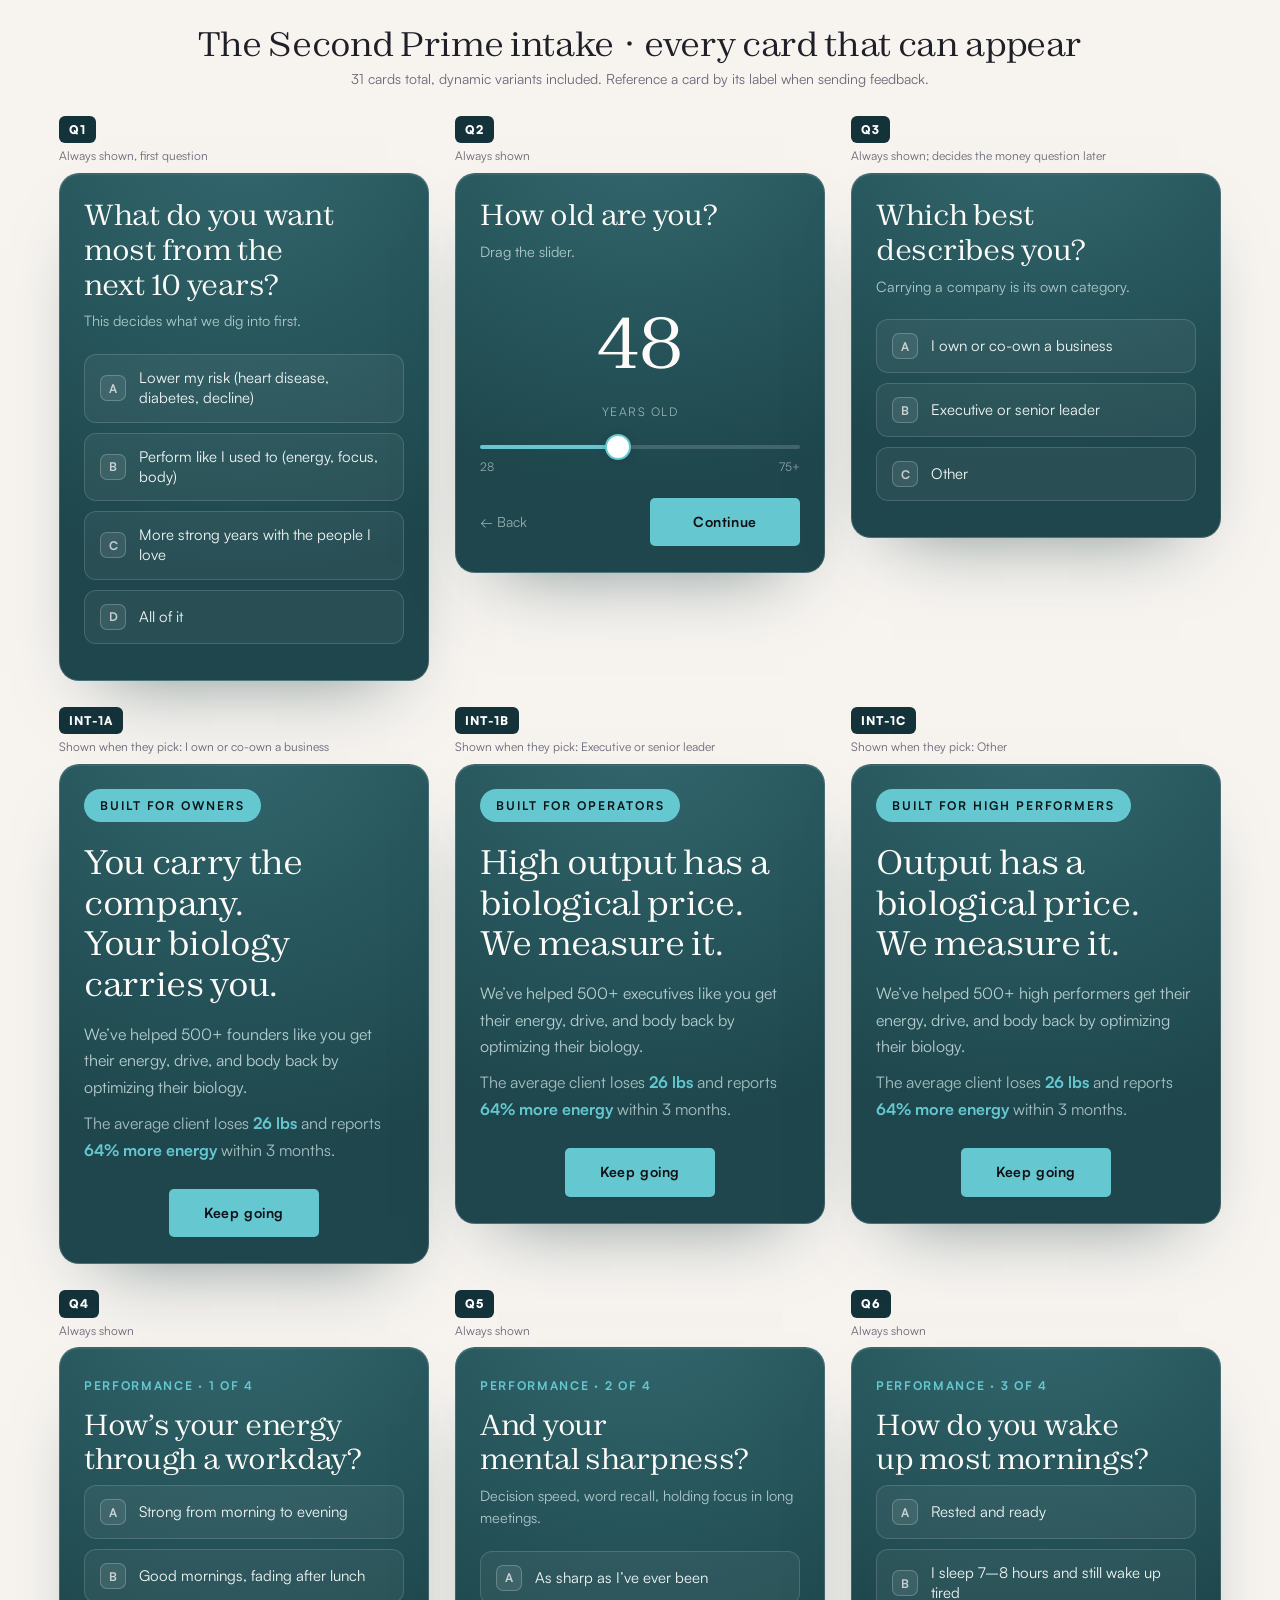
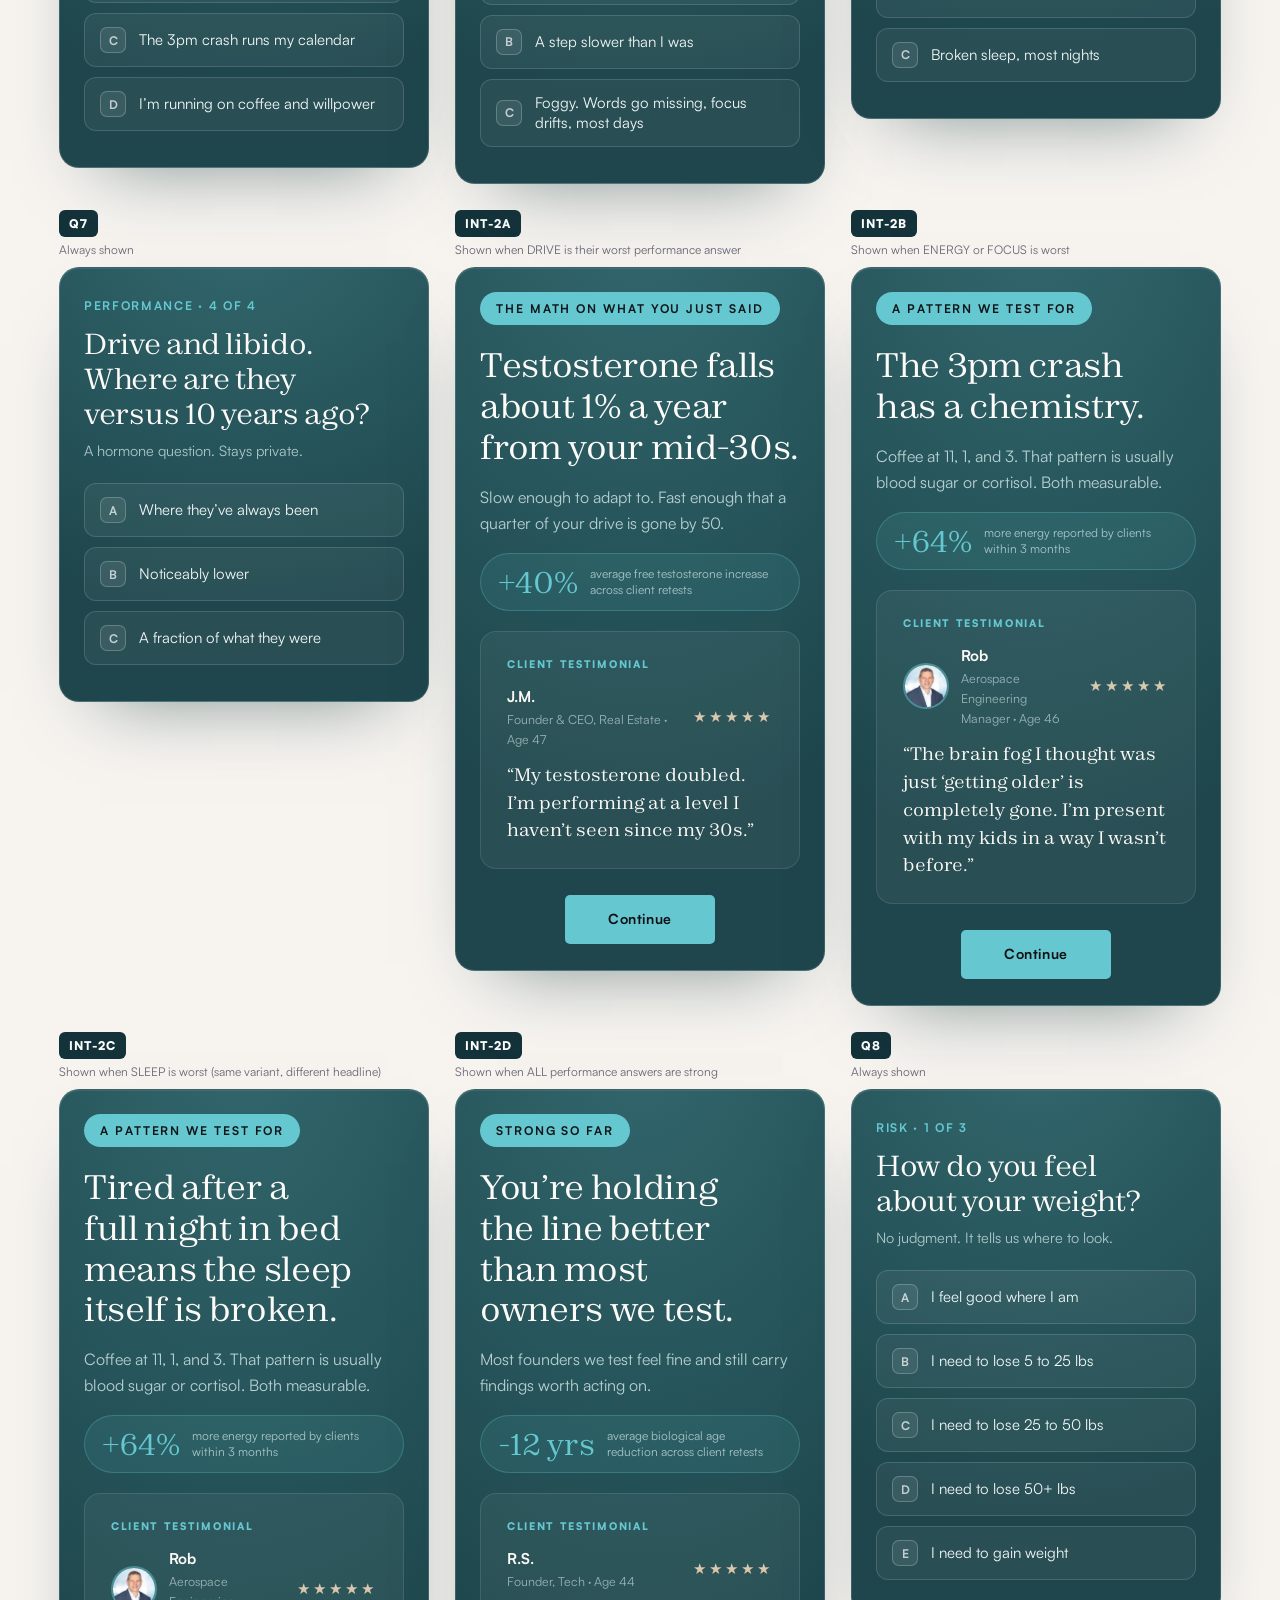
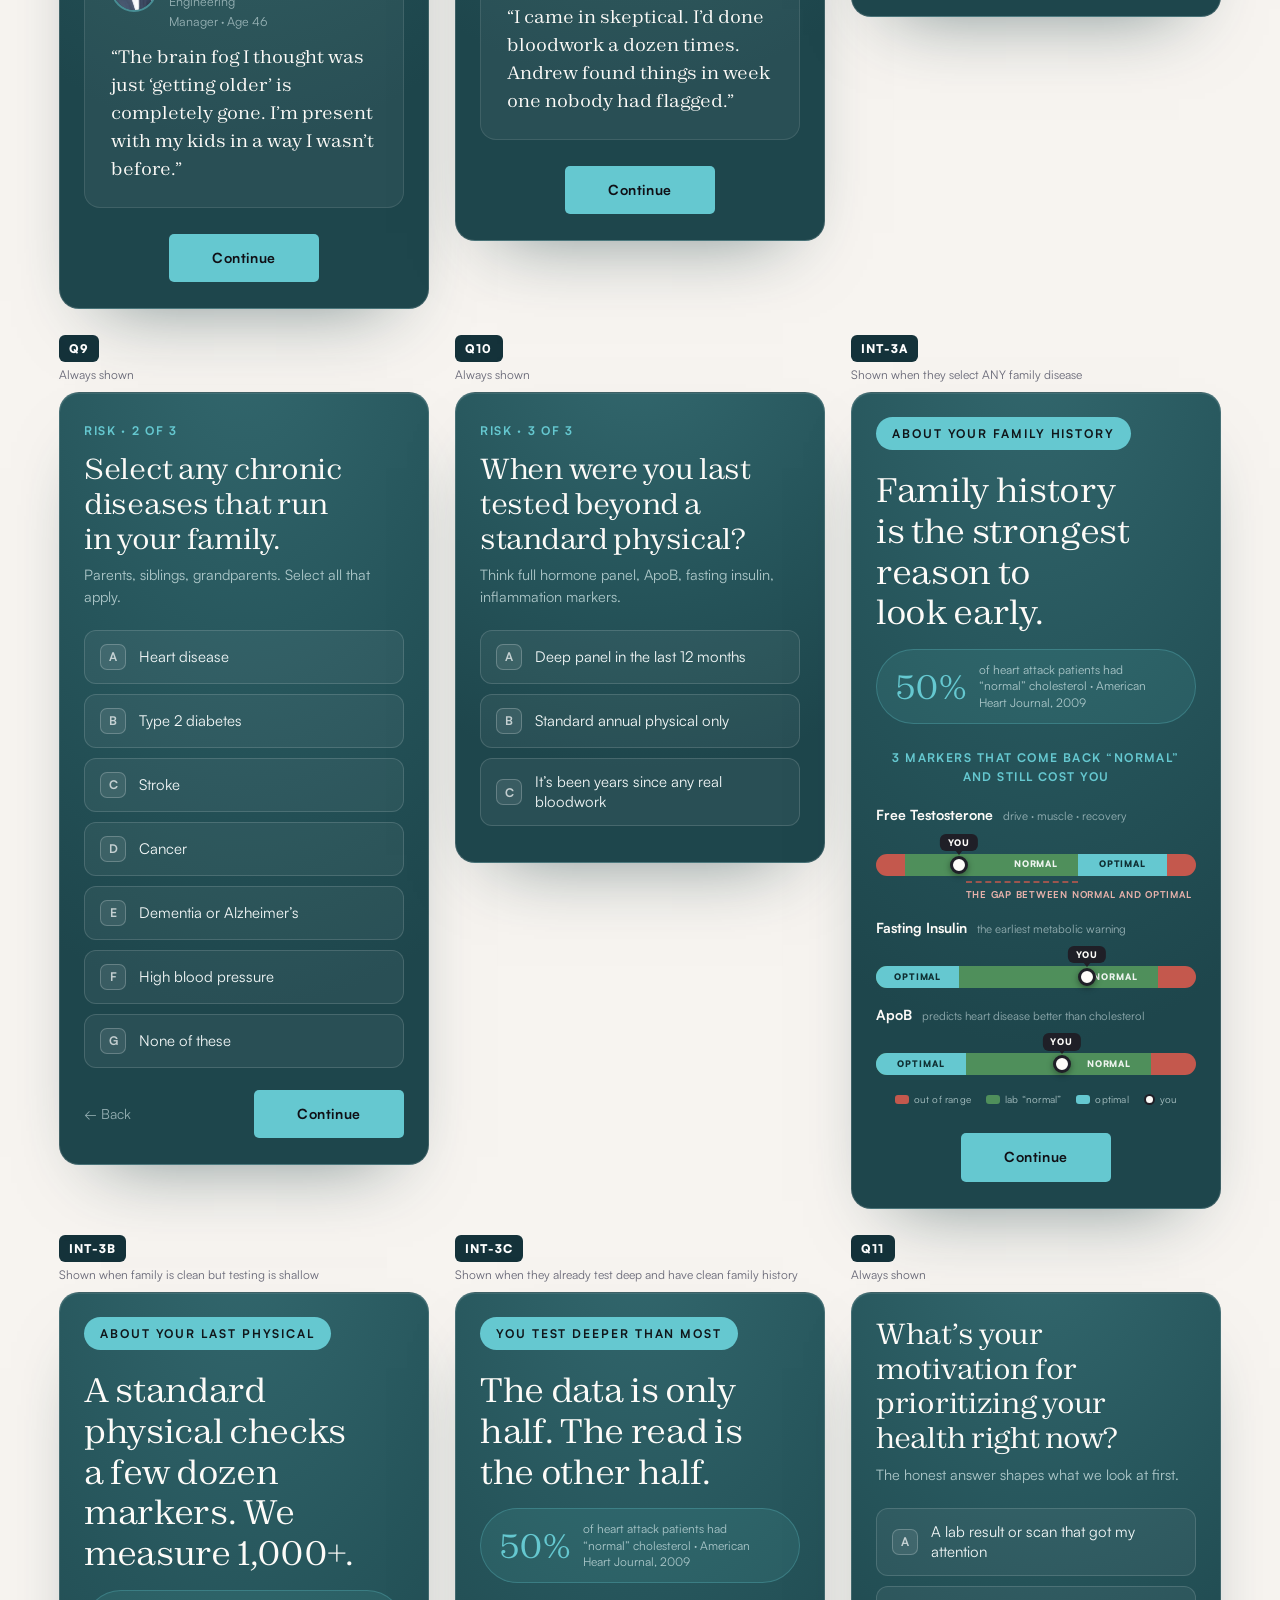
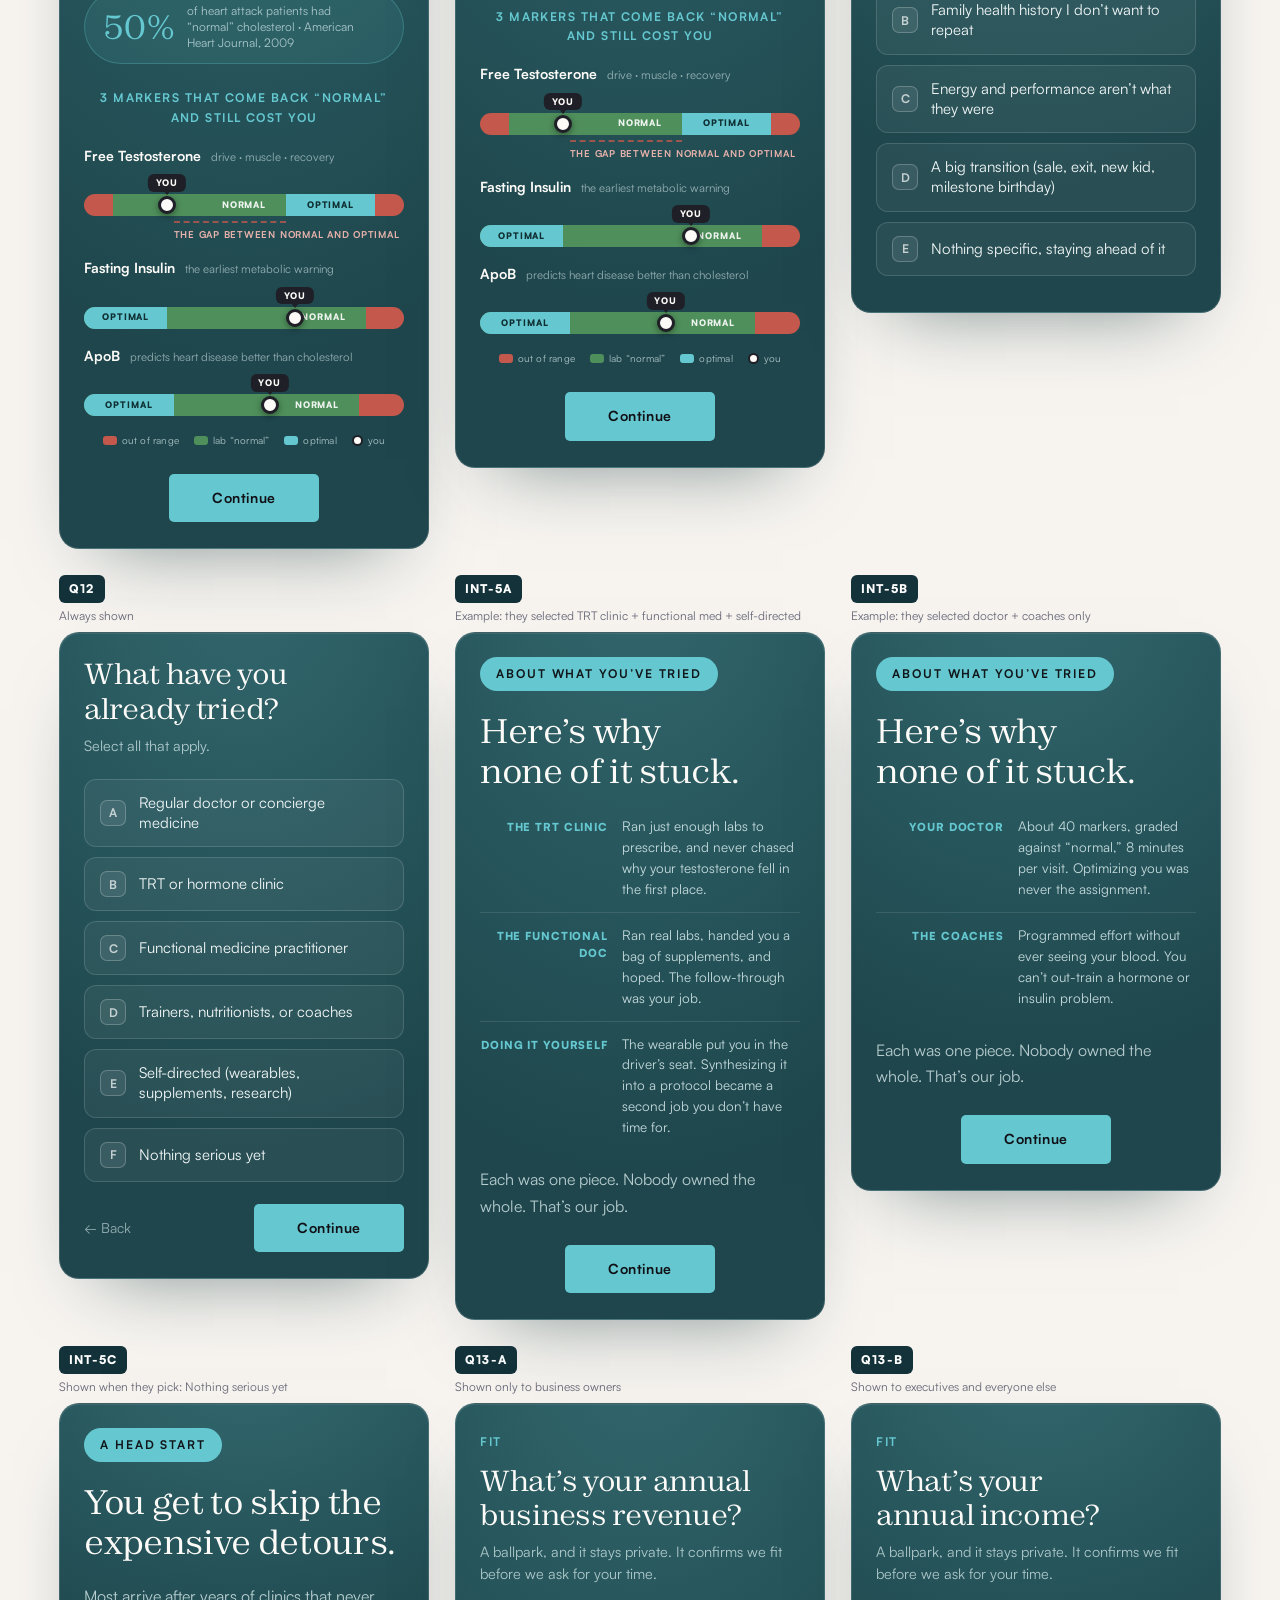
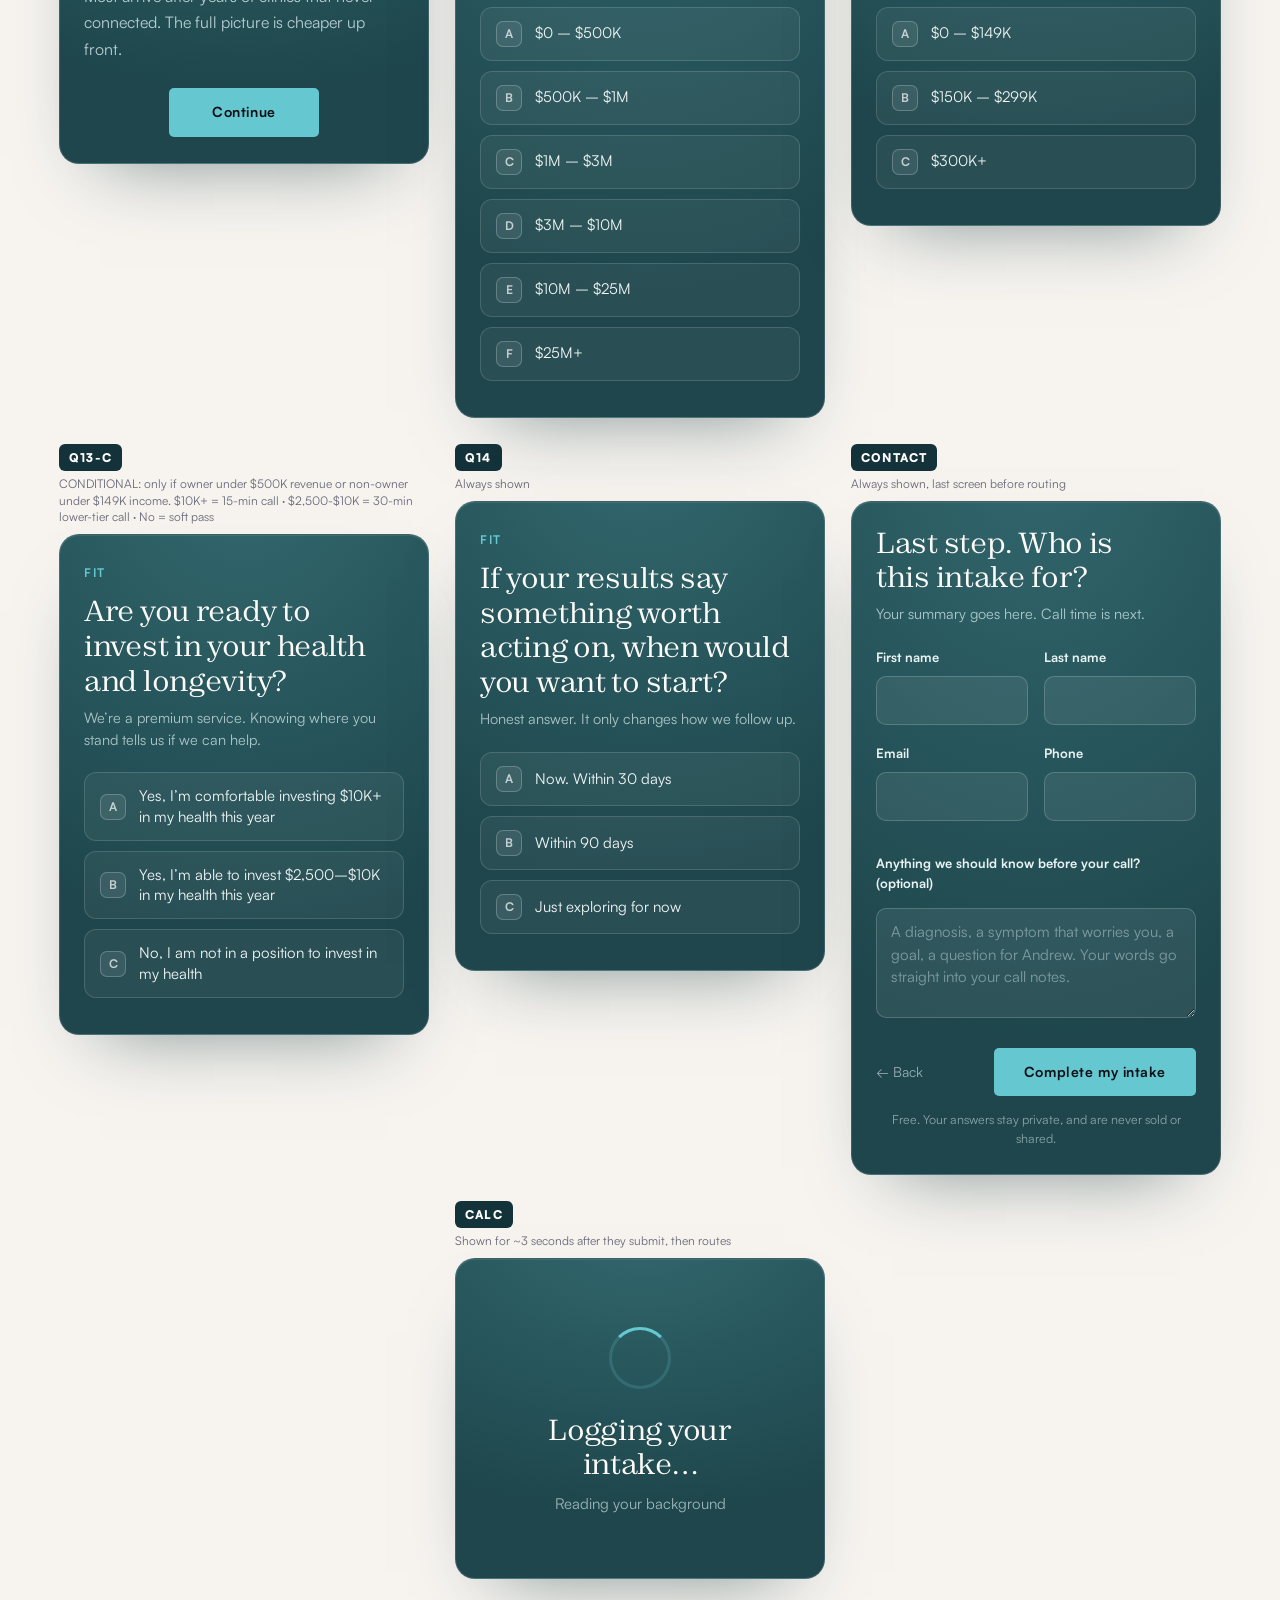
<file: slides-preview.html>
<!DOCTYPE html>
<html lang="en"><head><meta charset="UTF-8" />
<title>Second Prime Intake · Every Card</title>
<link rel="stylesheet" href="css/styles.css" />
<link rel="stylesheet" href="css/funnel.css" />
<link rel="stylesheet" href="css/assess.css" />
<style>
    /* Age slider (dark jewel card variant) */
    .age-read { text-align: center; margin: 10px 0 6px; }
    .age-read b { font-family: var(--font-serif, Zodiak, Georgia, serif); font-weight: 400; font-size: 72px; color: #FDFBF8; letter-spacing: -0.02em; }
    .age-read span { display: block; font-size: 12px; letter-spacing: 0.12em; text-transform: uppercase; color: rgba(225,242,243,0.6); margin-top: 2px; }
    input[type="range"].age { -webkit-appearance: none; appearance: none; width: 100%; height: 4px; border-radius: 4px;
      background: linear-gradient(to right, #65C8D0 0%, #65C8D0 var(--fill, 40%), rgba(255,255,255,0.16) var(--fill, 40%), rgba(255,255,255,0.16) 100%);
      outline: none; margin: 18px 0 6px; }
    input[type="range"].age::-webkit-slider-thumb { -webkit-appearance: none; width: 26px; height: 26px; border-radius: 50%;
      background: #fff; border: 2px solid #65C8D0; box-shadow: 0 2px 8px rgba(31,31,39,0.18); cursor: grab; }
    input[type="range"].age::-moz-range-thumb { width: 24px; height: 24px; border-radius: 50%;
      background: #fff; border: 2px solid #65C8D0; box-shadow: 0 2px 8px rgba(31,31,39,0.18); cursor: grab; }
    .age-ends { display: flex; justify-content: space-between; font-size: 12px; color: rgba(225,242,243,0.55); margin-bottom: 8px; }
  
  @page { size: 13in 19in; margin: 0.4in; }
  body { background: #F7F4F0; padding: 26px 30px 40px; }
  .sheet-head { text-align: center; margin-bottom: 26px; }
  .sheet-head h1 { font-family: var(--font-serif); font-weight: 400; font-size: 34px; }
  .sheet-head p { font-size: 14px; color: var(--gray); margin-top: 6px; }
  .grid { display: flex; flex-wrap: wrap; gap: 26px; align-items: flex-start; justify-content: center; }
  .slide { width: 370px; break-inside: avoid; page-break-inside: avoid; }
  .slide figcaption { margin-bottom: 8px; }
  .slide figcaption b { display: inline-block; font-size: 12px; font-weight: 800; letter-spacing: 0.1em;
    text-transform: uppercase; color: #fff; background: #14323A; border-radius: 6px; padding: 4px 10px; }
  .slide figcaption span { display: block; font-size: 12px; color: var(--gray); margin-top: 5px; line-height: 1.4; }
  .slide .ap-card { max-width: none; padding: 0; }
  .slide .ap-shell { padding: 24px 24px 26px; }
  .slide .qnav, .slide .qkeys { pointer-events: none; }
  .slide .qstep { display: block !important; animation: none !important; }
  .slide .opt { animation: none !important; opacity: 1 !important; }
  .as-mobcta { display: none !important; }
</style></head><body>
<div class="sheet-head">
  <h1>The Second Prime intake &middot; every card that can appear</h1>
  <p>31 cards total, dynamic variants included. Reference a card by its label when sending feedback.</p>
</div>
<div class="grid"><figure class="slide"><figcaption><b>Q1</b><span>Always shown, first question</span></figcaption><div class="ap-card"><div class="ap-shell"><div class="qstep on">
            <h2>What do you want most from the next 10 years?</h2>
            <p class="qsub">This decides what we dig into first.</p>
            <label class="opt"><input type="radio" name="outcome" value="Lower my risk (heart disease, diabetes, decline)" /><span class="key">A</span><span class="txt">Lower my risk (heart disease, diabetes, decline)</span></label>
            <label class="opt"><input type="radio" name="outcome" value="Perform like I used to (energy, focus, body)" /><span class="key">B</span><span class="txt">Perform like I used to (energy, focus, body)</span></label>
            <label class="opt"><input type="radio" name="outcome" value="More strong years with the people I love" /><span class="key">C</span><span class="txt">More strong years with the people I love</span></label>
            <label class="opt"><input type="radio" name="outcome" value="All of it" /><span class="key">D</span><span class="txt">All of it</span></label>
          </div></div></div></figure><figure class="slide"><figcaption><b>Q2</b><span>Always shown</span></figcaption><div class="ap-card"><div class="ap-shell"><div class="qstep on">
            <h2>How old are you?</h2>
            <p class="qsub">Drag the slider.</p>
            <div class="age-read"><b id="ageval">48</b><span>years old</span></div>
            <input type="range" class="age" id="ageslider" min="28" max="75" step="1" value="48" aria-label="Your age" />
            <div class="age-ends"><span>28</span><span>75+</span></div>
            <div class="qnav">
              <button type="button" class="qback" data-back>&larr; Back</button>
              <button type="button" class="btn btn-teal qnext" data-next>Continue</button>
            </div>
          </div></div></div></figure><figure class="slide"><figcaption><b>Q3</b><span>Always shown; decides the money question later</span></figcaption><div class="ap-card"><div class="ap-shell"><div class="qstep on">
            <h2>Which best describes you?</h2>
            <p class="qsub">Carrying a company is its own category.</p>
            <label class="opt"><input type="radio" name="role" value="I own or co-own a business" /><span class="key">A</span><span class="txt">I own or co-own a business</span></label>
            <label class="opt"><input type="radio" name="role" value="Executive or senior leader" /><span class="key">B</span><span class="txt">Executive or senior leader</span></label>
            <label class="opt"><input type="radio" name="role" value="Other" /><span class="key">C</span><span class="txt">Other</span></label>
          </div></div></div></figure><figure class="slide"><figcaption><b>INT-1A</b><span>Shown when they pick: I own or co-own a business</span></figcaption><div class="ap-card"><div class="ap-shell"><div class="qstep on">
            <span class="as-int-tag" id="int1Tag">Built for owners</span>
            <h2 class="as-int-h" id="int1H">You carry the company. Your biology carries you.</h2>
            <p class="as-int-p" id="int1P">We&rsquo;ve helped 500+ founders like you get their energy, drive, and body back by optimizing their biology.</p>
            <p class="as-int-p as-int-pstat" id="int1Stat">The average client loses <b>26 lbs</b> and reports <b>64% more energy</b> within 3 months.</p>
            <div class="qnav qnav-center">
              <button type="button" class="btn btn-teal qnext" data-next>Keep going</button>
            </div>
          </div></div></div></figure><figure class="slide"><figcaption><b>INT-1B</b><span>Shown when they pick: Executive or senior leader</span></figcaption><div class="ap-card"><div class="ap-shell"><div class="qstep on">
            <span class="as-int-tag" id="int1Tag">Built for operators</span>
            <h2 class="as-int-h" id="int1H">High output has a biological price. We measure it.</h2>
            <p class="as-int-p" id="int1P">We&rsquo;ve helped 500+ executives like you get their energy, drive, and body back by optimizing their biology.</p>
            <p class="as-int-p as-int-pstat" id="int1Stat">The average client loses <b>26 lbs</b> and reports <b>64% more energy</b> within 3 months.</p>
            <div class="qnav qnav-center">
              <button type="button" class="btn btn-teal qnext" data-next>Keep going</button>
            </div>
          </div></div></div></figure><figure class="slide"><figcaption><b>INT-1C</b><span>Shown when they pick: Other</span></figcaption><div class="ap-card"><div class="ap-shell"><div class="qstep on">
            <span class="as-int-tag" id="int1Tag">Built for high performers</span>
            <h2 class="as-int-h" id="int1H">Output has a biological price. We measure it.</h2>
            <p class="as-int-p" id="int1P">We&rsquo;ve helped 500+ high performers get their energy, drive, and body back by optimizing their biology.</p>
            <p class="as-int-p as-int-pstat" id="int1Stat">The average client loses <b>26 lbs</b> and reports <b>64% more energy</b> within 3 months.</p>
            <div class="qnav qnav-center">
              <button type="button" class="btn btn-teal qnext" data-next>Keep going</button>
            </div>
          </div></div></div></figure><figure class="slide"><figcaption><b>Q4</b><span>Always shown</span></figcaption><div class="ap-card"><div class="ap-shell"><div class="qstep on">
            <span class="as-sec">Performance &middot; 1 of 4</span>
            <h2>How&rsquo;s your energy through a workday?</h2>
            <label class="opt"><input type="radio" name="energy" value="Strong from morning to evening" data-bucket="perf" data-pts="0" /><span class="key">A</span><span class="txt">Strong from morning to evening</span></label>
            <label class="opt"><input type="radio" name="energy" value="Good mornings, fading after lunch" data-bucket="perf" data-pts="2" /><span class="key">B</span><span class="txt">Good mornings, fading after lunch</span></label>
            <label class="opt"><input type="radio" name="energy" value="The 3pm crash runs my calendar" data-bucket="perf" data-pts="4" /><span class="key">C</span><span class="txt">The 3pm crash runs my calendar</span></label>
            <label class="opt"><input type="radio" name="energy" value="I'm running on coffee and willpower" data-bucket="perf" data-pts="5" /><span class="key">D</span><span class="txt">I&rsquo;m running on coffee and willpower</span></label>
          </div></div></div></figure><figure class="slide"><figcaption><b>Q5</b><span>Always shown</span></figcaption><div class="ap-card"><div class="ap-shell"><div class="qstep on">
            <span class="as-sec">Performance &middot; 2 of 4</span>
            <h2>And your mental sharpness?</h2>
            <p class="qsub">Decision speed, word recall, holding focus in long meetings.</p>
            <label class="opt"><input type="radio" name="focus" value="As sharp as I've ever been" data-bucket="perf" data-pts="0" /><span class="key">A</span><span class="txt">As sharp as I&rsquo;ve ever been</span></label>
            <label class="opt"><input type="radio" name="focus" value="A step slower than I was" data-bucket="perf" data-pts="2" /><span class="key">B</span><span class="txt">A step slower than I was</span></label>
            <label class="opt"><input type="radio" name="focus" value="Foggy. Words go missing, focus drifts, most days" data-bucket="perf" data-pts="4" /><span class="key">C</span><span class="txt">Foggy. Words go missing, focus drifts, most days</span></label>
          </div></div></div></figure><figure class="slide"><figcaption><b>Q6</b><span>Always shown</span></figcaption><div class="ap-card"><div class="ap-shell"><div class="qstep on">
            <span class="as-sec">Performance &middot; 3 of 4</span>
            <h2>How do you wake up most mornings?</h2>
            <label class="opt"><input type="radio" name="sleep" value="Rested and ready" data-bucket="perf" data-pts="0" /><span class="key">A</span><span class="txt">Rested and ready</span></label>
            <label class="opt"><input type="radio" name="sleep" value="I sleep 7-8 hours and still wake up tired" data-bucket="perf" data-pts="3" /><span class="key">B</span><span class="txt">I sleep 7&ndash;8 hours and still wake up tired</span></label>
            <label class="opt"><input type="radio" name="sleep" value="Broken sleep, most nights" data-bucket="perf" data-pts="4" /><span class="key">C</span><span class="txt">Broken sleep, most nights</span></label>
          </div></div></div></figure><figure class="slide"><figcaption><b>Q7</b><span>Always shown</span></figcaption><div class="ap-card"><div class="ap-shell"><div class="qstep on">
            <span class="as-sec">Performance &middot; 4 of 4</span>
            <h2>Drive and libido. Where are they versus 10 years ago?</h2>
            <p class="qsub">A hormone question. Stays private.</p>
            <label class="opt"><input type="radio" name="drive" value="Where they've always been" data-bucket="perf" data-pts="0" /><span class="key">A</span><span class="txt">Where they&rsquo;ve always been</span></label>
            <label class="opt"><input type="radio" name="drive" value="Noticeably lower" data-bucket="perf" data-pts="3" /><span class="key">B</span><span class="txt">Noticeably lower</span></label>
            <label class="opt"><input type="radio" name="drive" value="A fraction of what they were" data-bucket="perf" data-pts="5" /><span class="key">C</span><span class="txt">A fraction of what they were</span></label>
          </div></div></div></figure><figure class="slide"><figcaption><b>INT-2A</b><span>Shown when DRIVE is their worst performance answer</span></figcaption><div class="ap-card"><div class="ap-shell"><div class="qstep on">
            <span class="as-int-tag" id="int2Tag">The math on what you just said</span>
            <h2 class="as-int-h" id="int2H">Testosterone falls about 1% a year from your mid-30s.</h2>
            <p class="as-int-p" id="int2P">Slow enough to adapt to. Fast enough that a quarter of your drive is gone by 50.</p>
            <div class="as-stat" id="int2Stat"><b>+40%</b><span>average free testosterone increase across client retests</span></b><span></span></div>
            <div class="as-int-quote">
              <span class="as-q-label">Client testimonial</span>
              <div class="as-q-head">
                <img class="as-q-ava" id="int2QImg" src="assets/cases/rob-head.jpg" alt="" style="display:none" />
                <div class="as-q-id"><b id="int2QW">J.M.</b><span id="int2QS">Founder &amp; CEO, Real Estate &middot; Age 47</span></div>
                <div class="f-stars" aria-hidden="true">&#9733;&#9733;&#9733;&#9733;&#9733;</div>
              </div>
              <p id="int2Q">&ldquo;My testosterone doubled. I&rsquo;m performing at a level I haven&rsquo;t seen since my 30s.&rdquo;</p>
            </div>
            <div class="qnav qnav-center">
              <button type="button" class="btn btn-teal qnext" data-next>Continue</button>
            </div>
          </div></div></div></figure><figure class="slide"><figcaption><b>INT-2B</b><span>Shown when ENERGY or FOCUS is worst</span></figcaption><div class="ap-card"><div class="ap-shell"><div class="qstep on">
            <span class="as-int-tag" id="int2Tag">A pattern we test for</span>
            <h2 class="as-int-h" id="int2H">The 3pm crash has a chemistry.</h2>
            <p class="as-int-p" id="int2P">Coffee at 11, 1, and 3. That pattern is usually blood sugar or cortisol. Both measurable.</p>
            <div class="as-stat" id="int2Stat"><b>+64%</b><span>more energy reported by clients within 3 months</span></b><span></span></div>
            <div class="as-int-quote">
              <span class="as-q-label">Client testimonial</span>
              <div class="as-q-head">
                <img class="as-q-ava" id="int2QImg" src="assets/cases/rob-head.jpg" alt=""  />
                <div class="as-q-id"><b id="int2QW">Rob</b><span id="int2QS">Aerospace Engineering Manager &middot; Age 46</span></div>
                <div class="f-stars" aria-hidden="true">&#9733;&#9733;&#9733;&#9733;&#9733;</div>
              </div>
              <p id="int2Q">&ldquo;The brain fog I thought was just &lsquo;getting older&rsquo; is completely gone. I&rsquo;m present with my kids in a way I wasn&rsquo;t before.&rdquo;</p>
            </div>
            <div class="qnav qnav-center">
              <button type="button" class="btn btn-teal qnext" data-next>Continue</button>
            </div>
          </div></div></div></figure><figure class="slide"><figcaption><b>INT-2C</b><span>Shown when SLEEP is worst (same variant, different headline)</span></figcaption><div class="ap-card"><div class="ap-shell"><div class="qstep on">
            <span class="as-int-tag" id="int2Tag">A pattern we test for</span>
            <h2 class="as-int-h" id="int2H">Tired after a full night in bed means the sleep itself is broken.</h2>
            <p class="as-int-p" id="int2P">Coffee at 11, 1, and 3. That pattern is usually blood sugar or cortisol. Both measurable.</p>
            <div class="as-stat" id="int2Stat"><b>+64%</b><span>more energy reported by clients within 3 months</span></b><span></span></div>
            <div class="as-int-quote">
              <span class="as-q-label">Client testimonial</span>
              <div class="as-q-head">
                <img class="as-q-ava" id="int2QImg" src="assets/cases/rob-head.jpg" alt=""  />
                <div class="as-q-id"><b id="int2QW">Rob</b><span id="int2QS">Aerospace Engineering Manager &middot; Age 46</span></div>
                <div class="f-stars" aria-hidden="true">&#9733;&#9733;&#9733;&#9733;&#9733;</div>
              </div>
              <p id="int2Q">&ldquo;The brain fog I thought was just &lsquo;getting older&rsquo; is completely gone. I&rsquo;m present with my kids in a way I wasn&rsquo;t before.&rdquo;</p>
            </div>
            <div class="qnav qnav-center">
              <button type="button" class="btn btn-teal qnext" data-next>Continue</button>
            </div>
          </div></div></div></figure><figure class="slide"><figcaption><b>INT-2D</b><span>Shown when ALL performance answers are strong</span></figcaption><div class="ap-card"><div class="ap-shell"><div class="qstep on">
            <span class="as-int-tag" id="int2Tag">Strong so far</span>
            <h2 class="as-int-h" id="int2H">You&rsquo;re holding the line better than most owners we test.</h2>
            <p class="as-int-p" id="int2P">Most founders we test feel fine and still carry findings worth acting on.</p>
            <div class="as-stat" id="int2Stat"><b>-12 yrs</b><span>average biological age reduction across client retests</span></b><span></span></div>
            <div class="as-int-quote">
              <span class="as-q-label">Client testimonial</span>
              <div class="as-q-head">
                <img class="as-q-ava" id="int2QImg" src="assets/cases/rob-head.jpg" alt="" style="display:none" />
                <div class="as-q-id"><b id="int2QW">R.S.</b><span id="int2QS">Founder, Tech &middot; Age 44</span></div>
                <div class="f-stars" aria-hidden="true">&#9733;&#9733;&#9733;&#9733;&#9733;</div>
              </div>
              <p id="int2Q">&ldquo;I came in skeptical. I&rsquo;d done bloodwork a dozen times. Andrew found things in week one nobody had flagged.&rdquo;</p>
            </div>
            <div class="qnav qnav-center">
              <button type="button" class="btn btn-teal qnext" data-next>Continue</button>
            </div>
          </div></div></div></figure><figure class="slide"><figcaption><b>Q8</b><span>Always shown</span></figcaption><div class="ap-card"><div class="ap-shell"><div class="qstep on">
            <span class="as-sec">Risk &middot; 1 of 3</span>
            <h2>How do you feel about your weight?</h2>
            <p class="qsub">No judgment. It tells us where to look.</p>
            <label class="opt"><input type="radio" name="bodycomp" value="I feel good where I am" data-bucket="risk" data-pts="0" /><span class="key">A</span><span class="txt">I feel good where I am</span></label>
            <label class="opt"><input type="radio" name="bodycomp" value="I need to lose 5 to 25 lbs" data-bucket="risk" data-pts="2" /><span class="key">B</span><span class="txt">I need to lose 5 to 25 lbs</span></label>
            <label class="opt"><input type="radio" name="bodycomp" value="I need to lose 25 to 50 lbs" data-bucket="risk" data-pts="4" /><span class="key">C</span><span class="txt">I need to lose 25 to 50 lbs</span></label>
            <label class="opt"><input type="radio" name="bodycomp" value="I need to lose 50+ lbs" data-bucket="risk" data-pts="5" /><span class="key">D</span><span class="txt">I need to lose 50+ lbs</span></label>
            <label class="opt"><input type="radio" name="bodycomp" value="I need to gain weight" data-bucket="risk" data-pts="2" /><span class="key">E</span><span class="txt">I need to gain weight</span></label>
          </div></div></div></figure><figure class="slide"><figcaption><b>Q9</b><span>Always shown</span></figcaption><div class="ap-card"><div class="ap-shell"><div class="qstep on">
            <span class="as-sec">Risk &middot; 2 of 3</span>
            <h2>Select any chronic diseases that run in your family.</h2>
            <p class="qsub">Parents, siblings, grandparents. Select all that apply.</p>
            <label class="opt"><input type="checkbox" name="familyHistory" value="Heart disease" /><span class="key">A</span><span class="txt">Heart disease</span></label>
            <label class="opt"><input type="checkbox" name="familyHistory" value="Type 2 diabetes" /><span class="key">B</span><span class="txt">Type 2 diabetes</span></label>
            <label class="opt"><input type="checkbox" name="familyHistory" value="Stroke" /><span class="key">C</span><span class="txt">Stroke</span></label>
            <label class="opt"><input type="checkbox" name="familyHistory" value="Cancer" /><span class="key">D</span><span class="txt">Cancer</span></label>
            <label class="opt"><input type="checkbox" name="familyHistory" value="Dementia or Alzheimer's" /><span class="key">E</span><span class="txt">Dementia or Alzheimer&rsquo;s</span></label>
            <label class="opt"><input type="checkbox" name="familyHistory" value="High blood pressure" /><span class="key">F</span><span class="txt">High blood pressure</span></label>
            <label class="opt"><input type="checkbox" name="familyHistory" value="None of these" /><span class="key">G</span><span class="txt">None of these</span></label>
            <div class="qnav">
              <button type="button" class="qback" data-back>&larr; Back</button>
              <button type="button" class="btn btn-teal qnext" data-next>Continue</button>
            </div>
          </div></div></div></figure><figure class="slide"><figcaption><b>Q10</b><span>Always shown</span></figcaption><div class="ap-card"><div class="ap-shell"><div class="qstep on">
            <span class="as-sec">Risk &middot; 3 of 3</span>
            <h2>When were you last tested beyond a standard physical?</h2>
            <p class="qsub">Think full hormone panel, ApoB, fasting insulin, inflammation markers.</p>
            <label class="opt"><input type="radio" name="labs" value="Deep panel in the last 12 months" data-bucket="risk" data-pts="0" /><span class="key">A</span><span class="txt">Deep panel in the last 12 months</span></label>
            <label class="opt"><input type="radio" name="labs" value="Standard annual physical only" data-bucket="risk" data-pts="3" /><span class="key">B</span><span class="txt">Standard annual physical only</span></label>
            <label class="opt"><input type="radio" name="labs" value="It's been years since any real bloodwork" data-bucket="risk" data-pts="5" /><span class="key">C</span><span class="txt">It&rsquo;s been years since any real bloodwork</span></label>
          </div></div></div></figure><figure class="slide"><figcaption><b>INT-3A</b><span>Shown when they select ANY family disease</span></figcaption><div class="ap-card"><div class="ap-shell"><div class="qstep on">
            <span class="as-int-tag" id="int3Tag">About your family history</span>
            <h2 class="as-int-h" id="int3H">Family history is the strongest reason to look early.</h2>
            <div class="as-stat as-stat-cite" id="int3Stat"><b>50%</b><span>of heart attack patients had &ldquo;normal&rdquo; cholesterol &middot; American Heart Journal, 2009</span></b><span></span></div>
            <div class="as-ranges" aria-hidden="true">
              <p class="as-ranges-head">3 markers that come back &ldquo;normal&rdquo; and still cost you</p>
              <div class="as-range">
                <span class="as-r-name">Free Testosterone <em>drive &middot; muscle &middot; recovery</em></span>
                <div class="as-r-bar">
                  <i class="as-r-out cap-l" style="left:0;width:9%"></i>
                  <i class="as-r-norm" style="left:9%;width:82%">normal</i>
                  <i class="as-r-out cap-r" style="left:91%;width:9%"></i>
                  <i class="as-r-opt" style="left:63%;width:28%">optimal</i>
                  <b class="as-r-you" style="left:26%"></b>
                </div>
                <div class="as-r-gapline"><span style="left:28%;width:35%">the gap between normal and optimal</span></div>
              </div>
              <div class="as-range">
                <span class="as-r-name">Fasting Insulin <em>the earliest metabolic warning</em></span>
                <div class="as-r-bar">
                  <i class="as-r-norm lbl-right cap-l" style="left:0;width:88%">normal</i>
                  <i class="as-r-out cap-r" style="left:88%;width:12%"></i>
                  <i class="as-r-opt cap-l" style="left:0;width:26%">optimal</i>
                  <b class="as-r-you" style="left:66%"></b>
                </div>
              </div>
              <div class="as-range">
                <span class="as-r-name">ApoB <em>predicts heart disease better than cholesterol</em></span>
                <div class="as-r-bar">
                  <i class="as-r-norm lbl-right cap-l" style="left:0;width:86%">normal</i>
                  <i class="as-r-out cap-r" style="left:86%;width:14%"></i>
                  <i class="as-r-opt cap-l" style="left:0;width:28%">optimal</i>
                  <b class="as-r-you" style="left:58%"></b>
                </div>
              </div>
              <p class="as-r-key"><i class="k-out"></i>out of range<i class="k-norm"></i>lab &ldquo;normal&rdquo;<i class="k-opt"></i>optimal<b class="k-you"></b>you</p>
            </div>
            <div class="qnav qnav-center">
              <button type="button" class="btn btn-teal qnext" data-next>Continue</button>
            </div>
          </div></div></div></figure><figure class="slide"><figcaption><b>INT-3B</b><span>Shown when family is clean but testing is shallow</span></figcaption><div class="ap-card"><div class="ap-shell"><div class="qstep on">
            <span class="as-int-tag" id="int3Tag">About your last physical</span>
            <h2 class="as-int-h" id="int3H">A standard physical checks a few dozen markers. We measure 1,000+.</h2>
            <div class="as-stat as-stat-cite" id="int3Stat"><b>50%</b><span>of heart attack patients had &ldquo;normal&rdquo; cholesterol &middot; American Heart Journal, 2009</span></b><span></span></div>
            <div class="as-ranges" aria-hidden="true">
              <p class="as-ranges-head">3 markers that come back &ldquo;normal&rdquo; and still cost you</p>
              <div class="as-range">
                <span class="as-r-name">Free Testosterone <em>drive &middot; muscle &middot; recovery</em></span>
                <div class="as-r-bar">
                  <i class="as-r-out cap-l" style="left:0;width:9%"></i>
                  <i class="as-r-norm" style="left:9%;width:82%">normal</i>
                  <i class="as-r-out cap-r" style="left:91%;width:9%"></i>
                  <i class="as-r-opt" style="left:63%;width:28%">optimal</i>
                  <b class="as-r-you" style="left:26%"></b>
                </div>
                <div class="as-r-gapline"><span style="left:28%;width:35%">the gap between normal and optimal</span></div>
              </div>
              <div class="as-range">
                <span class="as-r-name">Fasting Insulin <em>the earliest metabolic warning</em></span>
                <div class="as-r-bar">
                  <i class="as-r-norm lbl-right cap-l" style="left:0;width:88%">normal</i>
                  <i class="as-r-out cap-r" style="left:88%;width:12%"></i>
                  <i class="as-r-opt cap-l" style="left:0;width:26%">optimal</i>
                  <b class="as-r-you" style="left:66%"></b>
                </div>
              </div>
              <div class="as-range">
                <span class="as-r-name">ApoB <em>predicts heart disease better than cholesterol</em></span>
                <div class="as-r-bar">
                  <i class="as-r-norm lbl-right cap-l" style="left:0;width:86%">normal</i>
                  <i class="as-r-out cap-r" style="left:86%;width:14%"></i>
                  <i class="as-r-opt cap-l" style="left:0;width:28%">optimal</i>
                  <b class="as-r-you" style="left:58%"></b>
                </div>
              </div>
              <p class="as-r-key"><i class="k-out"></i>out of range<i class="k-norm"></i>lab &ldquo;normal&rdquo;<i class="k-opt"></i>optimal<b class="k-you"></b>you</p>
            </div>
            <div class="qnav qnav-center">
              <button type="button" class="btn btn-teal qnext" data-next>Continue</button>
            </div>
          </div></div></div></figure><figure class="slide"><figcaption><b>INT-3C</b><span>Shown when they already test deep and have clean family history</span></figcaption><div class="ap-card"><div class="ap-shell"><div class="qstep on">
            <span class="as-int-tag" id="int3Tag">You test deeper than most</span>
            <h2 class="as-int-h" id="int3H">The data is only half. The read is the other half.</h2>
            <div class="as-stat as-stat-cite" id="int3Stat"><b>50%</b><span>of heart attack patients had &ldquo;normal&rdquo; cholesterol &middot; American Heart Journal, 2009</span></b><span></span></div>
            <div class="as-ranges" aria-hidden="true">
              <p class="as-ranges-head">3 markers that come back &ldquo;normal&rdquo; and still cost you</p>
              <div class="as-range">
                <span class="as-r-name">Free Testosterone <em>drive &middot; muscle &middot; recovery</em></span>
                <div class="as-r-bar">
                  <i class="as-r-out cap-l" style="left:0;width:9%"></i>
                  <i class="as-r-norm" style="left:9%;width:82%">normal</i>
                  <i class="as-r-out cap-r" style="left:91%;width:9%"></i>
                  <i class="as-r-opt" style="left:63%;width:28%">optimal</i>
                  <b class="as-r-you" style="left:26%"></b>
                </div>
                <div class="as-r-gapline"><span style="left:28%;width:35%">the gap between normal and optimal</span></div>
              </div>
              <div class="as-range">
                <span class="as-r-name">Fasting Insulin <em>the earliest metabolic warning</em></span>
                <div class="as-r-bar">
                  <i class="as-r-norm lbl-right cap-l" style="left:0;width:88%">normal</i>
                  <i class="as-r-out cap-r" style="left:88%;width:12%"></i>
                  <i class="as-r-opt cap-l" style="left:0;width:26%">optimal</i>
                  <b class="as-r-you" style="left:66%"></b>
                </div>
              </div>
              <div class="as-range">
                <span class="as-r-name">ApoB <em>predicts heart disease better than cholesterol</em></span>
                <div class="as-r-bar">
                  <i class="as-r-norm lbl-right cap-l" style="left:0;width:86%">normal</i>
                  <i class="as-r-out cap-r" style="left:86%;width:14%"></i>
                  <i class="as-r-opt cap-l" style="left:0;width:28%">optimal</i>
                  <b class="as-r-you" style="left:58%"></b>
                </div>
              </div>
              <p class="as-r-key"><i class="k-out"></i>out of range<i class="k-norm"></i>lab &ldquo;normal&rdquo;<i class="k-opt"></i>optimal<b class="k-you"></b>you</p>
            </div>
            <div class="qnav qnav-center">
              <button type="button" class="btn btn-teal qnext" data-next>Continue</button>
            </div>
          </div></div></div></figure><figure class="slide"><figcaption><b>Q11</b><span>Always shown</span></figcaption><div class="ap-card"><div class="ap-shell"><div class="qstep on">
            <h2>What&rsquo;s your motivation for prioritizing your health right now?</h2>
            <p class="qsub">The honest answer shapes what we look at first.</p>
            <label class="opt"><input type="radio" name="triggerEvent" value="A lab result or scan that got my attention" /><span class="key">A</span><span class="txt">A lab result or scan that got my attention</span></label>
            <label class="opt"><input type="radio" name="triggerEvent" value="Family health history I don't want to repeat" /><span class="key">B</span><span class="txt">Family health history I don&rsquo;t want to repeat</span></label>
            <label class="opt"><input type="radio" name="triggerEvent" value="Energy and performance aren't what they were" /><span class="key">C</span><span class="txt">Energy and performance aren&rsquo;t what they were</span></label>
            <label class="opt"><input type="radio" name="triggerEvent" value="A big transition (sale, exit, new kid, milestone birthday)" /><span class="key">D</span><span class="txt">A big transition (sale, exit, new kid, milestone birthday)</span></label>
            <label class="opt"><input type="radio" name="triggerEvent" value="Nothing specific, staying ahead of it" /><span class="key">E</span><span class="txt">Nothing specific, staying ahead of it</span></label>
          </div></div></div></figure><figure class="slide"><figcaption><b>Q12</b><span>Always shown</span></figcaption><div class="ap-card"><div class="ap-shell"><div class="qstep on">
            <h2>What have you already tried?</h2>
            <p class="qsub">Select all that apply.</p>
            <label class="opt"><input type="checkbox" name="alreadyTried" value="Regular doctor or concierge medicine" /><span class="key">A</span><span class="txt">Regular doctor or concierge medicine</span></label>
            <label class="opt"><input type="checkbox" name="alreadyTried" value="TRT or hormone clinic" /><span class="key">B</span><span class="txt">TRT or hormone clinic</span></label>
            <label class="opt"><input type="checkbox" name="alreadyTried" value="Functional medicine practitioner" /><span class="key">C</span><span class="txt">Functional medicine practitioner</span></label>
            <label class="opt"><input type="checkbox" name="alreadyTried" value="Trainers, nutritionists, or coaches" /><span class="key">D</span><span class="txt">Trainers, nutritionists, or coaches</span></label>
            <label class="opt"><input type="checkbox" name="alreadyTried" value="Self-directed (wearables, supplements, research)" /><span class="key">E</span><span class="txt">Self-directed (wearables, supplements, research)</span></label>
            <label class="opt"><input type="checkbox" name="alreadyTried" value="Nothing serious yet" /><span class="key">F</span><span class="txt">Nothing serious yet</span></label>
            <div class="qnav">
              <button type="button" class="qback" data-back>&larr; Back</button>
              <button type="button" class="btn btn-teal qnext" data-next>Continue</button>
            </div>
          </div></div></div></figure><figure class="slide"><figcaption><b>INT-5A</b><span>Example: they selected TRT clinic + functional med + self-directed</span></figcaption><div class="ap-card"><div class="ap-shell"><div class="qstep on">
            <span class="as-int-tag" id="int5tTag">About what you&rsquo;ve tried</span>
            <h2 class="as-int-h" id="int5tH">Here&rsquo;s why none of it stuck.</h2>
            <div class="as-holes" id="int5tList"><div class="as-hole"><b>The TRT clinic</b><p>Ran just enough labs to prescribe, and never chased why your testosterone fell in the first place.</p></div><div class="as-hole"><b>The functional doc</b><p>Ran real labs, handed you a bag of supplements, and hoped. The follow-through was your job.</p></div><div class="as-hole"><b>Doing it yourself</b><p>The wearable put you in the driver&rsquo;s seat. Synthesizing it into a protocol became a second job you don&rsquo;t have time for.</p></div></div>
            <p class="as-int-p" id="int5tP">Each was one piece. Nobody owned the whole. That&rsquo;s our job.</p>
            <div class="qnav qnav-center">
              <button type="button" class="btn btn-teal qnext" data-next>Continue</button>
            </div>
          </div></div></div></figure><figure class="slide"><figcaption><b>INT-5B</b><span>Example: they selected doctor + coaches only</span></figcaption><div class="ap-card"><div class="ap-shell"><div class="qstep on">
            <span class="as-int-tag" id="int5tTag">About what you&rsquo;ve tried</span>
            <h2 class="as-int-h" id="int5tH">Here&rsquo;s why none of it stuck.</h2>
            <div class="as-holes" id="int5tList"><div class="as-hole"><b>Your doctor</b><p>About 40 markers, graded against &ldquo;normal,&rdquo; 8 minutes per visit. Optimizing you was never the assignment.</p></div><div class="as-hole"><b>The coaches</b><p>Programmed effort without ever seeing your blood. You can&rsquo;t out-train a hormone or insulin problem.</p></div></div>
            <p class="as-int-p" id="int5tP">Each was one piece. Nobody owned the whole. That&rsquo;s our job.</p>
            <div class="qnav qnav-center">
              <button type="button" class="btn btn-teal qnext" data-next>Continue</button>
            </div>
          </div></div></div></figure><figure class="slide"><figcaption><b>INT-5C</b><span>Shown when they pick: Nothing serious yet</span></figcaption><div class="ap-card"><div class="ap-shell"><div class="qstep on">
            <span class="as-int-tag" id="int5tTag">A head start</span>
            <h2 class="as-int-h" id="int5tH">You get to skip the expensive detours.</h2>
            <div class="as-holes" id="int5tList"></div>
            <p class="as-int-p" id="int5tP">Most arrive after years of clinics that never connected. The full picture is cheaper up front.</p>
            <div class="qnav qnav-center">
              <button type="button" class="btn btn-teal qnext" data-next>Continue</button>
            </div>
          </div></div></div></figure><figure class="slide"><figcaption><b>Q13-A</b><span>Shown only to business owners</span></figcaption><div class="ap-card"><div class="ap-shell"><div class="qstep on">
            <span class="as-sec">Fit</span>
            <h2>What&rsquo;s your annual business revenue?</h2>
            <p class="qsub">A ballpark, and it stays private. It confirms we fit before we ask for your time.</p>
            <label class="opt"><input type="radio" name="businessRevenue" value="$0 – $500K" /><span class="key">A</span><span class="txt">$0 &ndash; $500K</span></label>
            <label class="opt"><input type="radio" name="businessRevenue" value="$500K – $1M" /><span class="key">B</span><span class="txt">$500K &ndash; $1M</span></label>
            <label class="opt"><input type="radio" name="businessRevenue" value="$1M – $3M" /><span class="key">C</span><span class="txt">$1M &ndash; $3M</span></label>
            <label class="opt"><input type="radio" name="businessRevenue" value="$3M – $10M" /><span class="key">D</span><span class="txt">$3M &ndash; $10M</span></label>
            <label class="opt"><input type="radio" name="businessRevenue" value="$10M – $25M" /><span class="key">E</span><span class="txt">$10M &ndash; $25M</span></label>
            <label class="opt"><input type="radio" name="businessRevenue" value="$25M+" /><span class="key">F</span><span class="txt">$25M+</span></label>
          </div></div></div></figure><figure class="slide"><figcaption><b>Q13-B</b><span>Shown to executives and everyone else</span></figcaption><div class="ap-card"><div class="ap-shell"><div class="qstep on">
            <span class="as-sec">Fit</span>
            <h2>What&rsquo;s your annual income?</h2>
            <p class="qsub">A ballpark, and it stays private. It confirms we fit before we ask for your time.</p>
            <label class="opt"><input type="radio" name="annualIncome" value="$0 – $149K" /><span class="key">A</span><span class="txt">$0 &ndash; $149K</span></label>
            <label class="opt"><input type="radio" name="annualIncome" value="$150K – $299K" /><span class="key">B</span><span class="txt">$150K &ndash; $299K</span></label>
            <label class="opt"><input type="radio" name="annualIncome" value="$300K+" /><span class="key">C</span><span class="txt">$300K+</span></label>
          </div></div></div></figure><figure class="slide"><figcaption><b>Q13-C</b><span>CONDITIONAL: only if owner under $500K revenue or non-owner under $149K income. $10K+ = 15-min call · $2,500-$10K = 30-min lower-tier call · No = soft pass</span></figcaption><div class="ap-card"><div class="ap-shell"><div class="qstep on">
            <span class="as-sec">Fit</span>
            <h2>Are you ready to invest in your health and longevity?</h2>
            <p class="qsub">We&rsquo;re a premium service. Knowing where you stand tells us if we can help.</p>
            <label class="opt"><input type="radio" name="investReady" value="Yes, I'm comfortable investing $10K+ in my health this year" /><span class="key">A</span><span class="txt">Yes, I&rsquo;m comfortable investing $10K+ in my health this year</span></label>
            <label class="opt"><input type="radio" name="investReady" value="Yes, I'm able to invest $2,500-$10K in my health this year" /><span class="key">B</span><span class="txt">Yes, I&rsquo;m able to invest $2,500&ndash;$10K in my health this year</span></label>
            <label class="opt"><input type="radio" name="investReady" value="No, I am not in a position to invest in my health" /><span class="key">C</span><span class="txt">No, I am not in a position to invest in my health</span></label>
          </div></div></div></figure><figure class="slide"><figcaption><b>Q14</b><span>Always shown</span></figcaption><div class="ap-card"><div class="ap-shell"><div class="qstep on">
            <span class="as-sec">Fit</span>
            <h2>If your results say something worth acting on, when would you want to start?</h2>
            <p class="qsub">Honest answer. It only changes how we follow up.</p>
            <label class="opt"><input type="radio" name="timeline" value="Now. Within 30 days" /><span class="key">A</span><span class="txt">Now. Within 30 days</span></label>
            <label class="opt"><input type="radio" name="timeline" value="Within 90 days" /><span class="key">B</span><span class="txt">Within 90 days</span></label>
            <label class="opt"><input type="radio" name="timeline" value="Just exploring for now" /><span class="key">C</span><span class="txt">Just exploring for now</span></label>
          </div></div></div></figure><figure class="slide"><figcaption><b>CONTACT</b><span>Always shown, last screen before routing</span></figcaption><div class="ap-card"><div class="ap-shell"><div class="qstep on">
            <h2>Last step. Who is this intake for?</h2>
            <p class="qsub">Your summary goes here. Call time is next.</p>
            <div class="fld-row">
              <label class="fld"><span class="fld__k">First name</span><input type="text" name="firstName" autocomplete="given-name" /></label>
              <label class="fld"><span class="fld__k">Last name</span><input type="text" name="lastName" autocomplete="family-name" /></label>
            </div>
            <div class="fld-row">
              <label class="fld"><span class="fld__k">Email</span><input type="email" name="email" autocomplete="email" /></label>
              <label class="fld"><span class="fld__k">Phone</span><input type="tel" name="phone" autocomplete="tel" /></label>
            </div>
            <label class="fld as-context"><span class="fld__k">Anything we should know before your call? (optional)</span>
              <textarea name="context" rows="3" placeholder="A diagnosis, a symptom that worries you, a goal, a question for Andrew. Your words go straight into your call notes."></textarea>
            </label>
            <div class="qnav">
              <button type="button" class="qback" data-back>&larr; Back</button>
              <button type="submit" class="btn btn-teal qnext" id="qsubmit">Complete my intake</button>
            </div>
            <p class="qfine">Free. Your answers stay private, and are never sold or shared.</p>
          </div></div></div></figure><figure class="slide"><figcaption><b>CALC</b><span>Shown for ~3 seconds after they submit, then routes</span></figcaption><div class="ap-card"><div class="ap-shell"><div class="qstep on"><div class="as-calc" style="display:block"><div class="as-calc-ring"></div><h2>Logging your intake&hellip;</h2><p>Reading your background</p></div></div></div></div></figure></div>
</body></html>
</file>
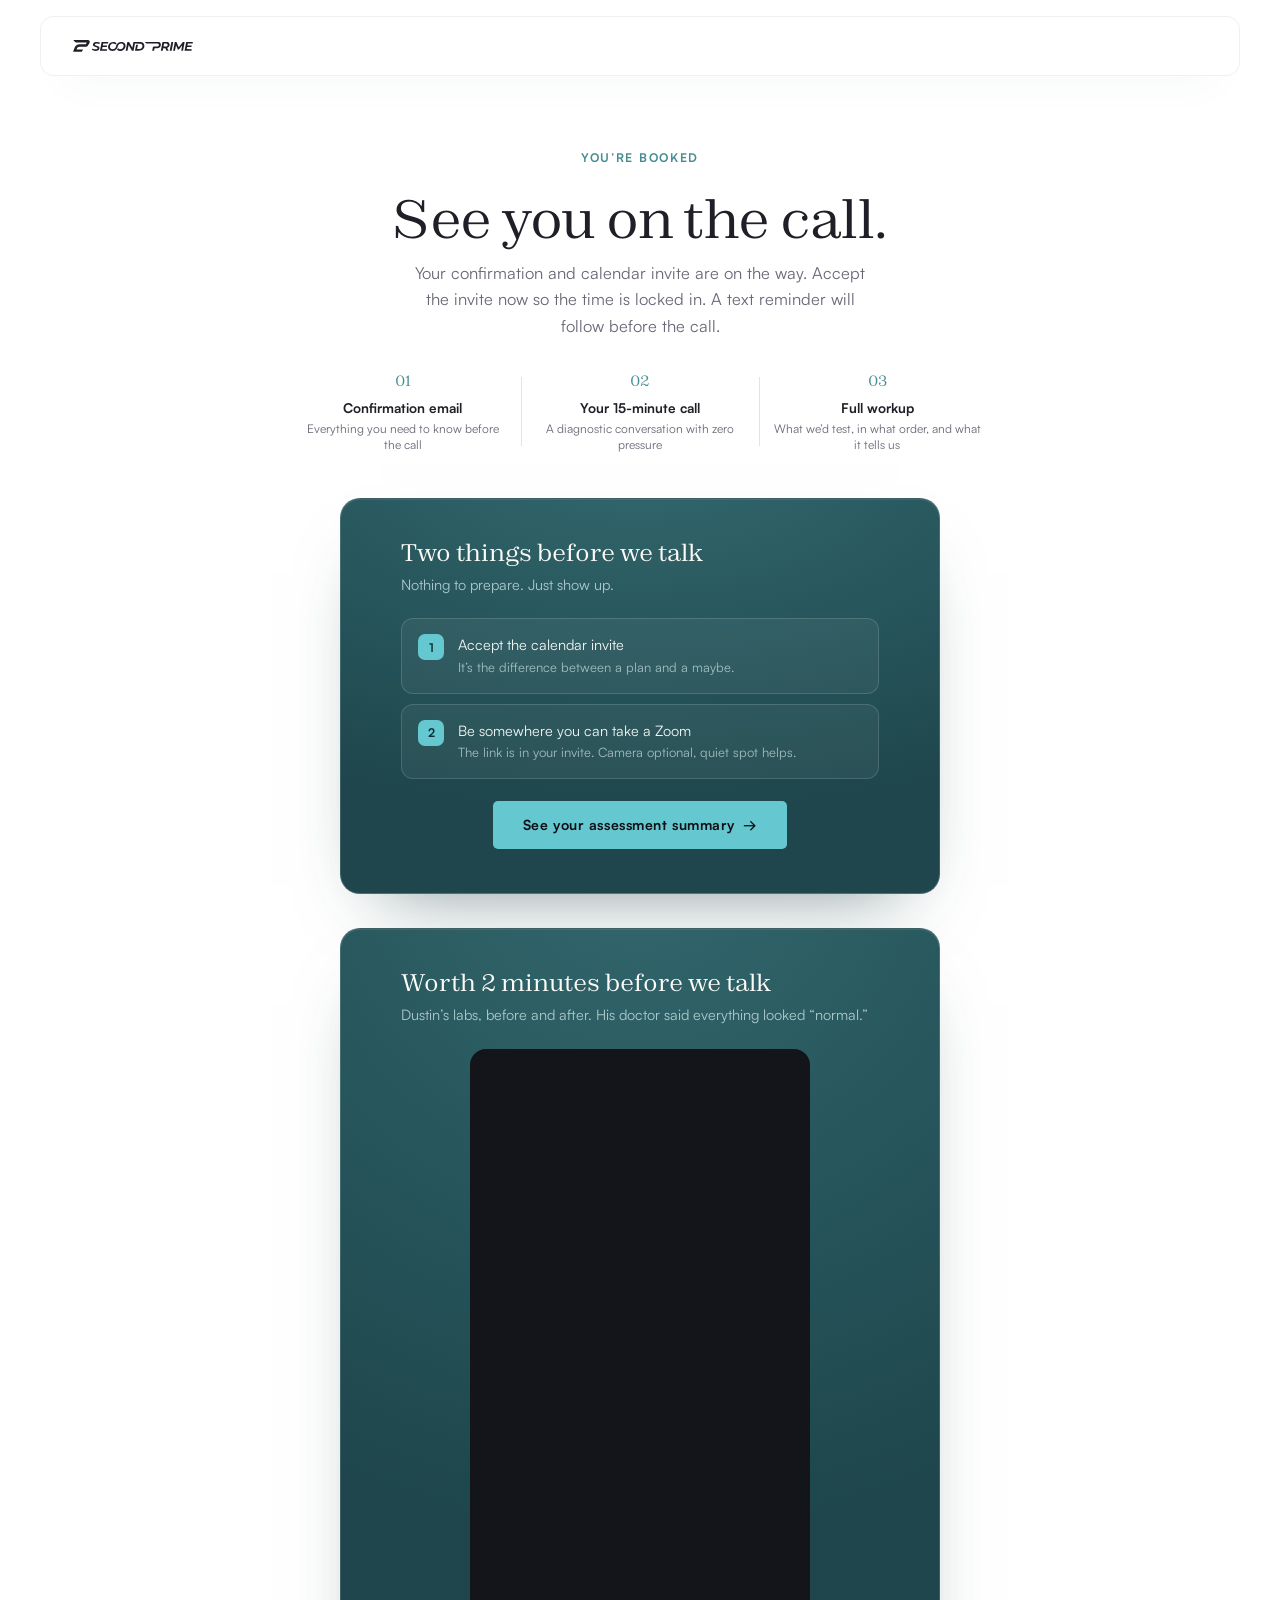
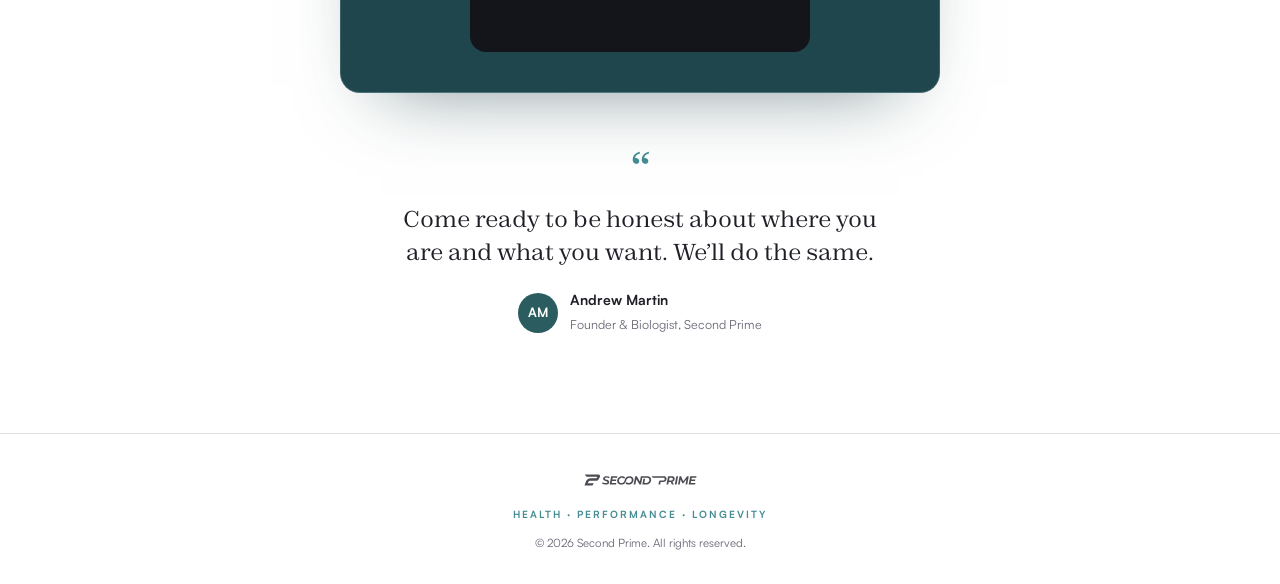
<file: thank-you.html>
<!DOCTYPE html>
<html lang="en">
<head>
  <meta charset="UTF-8" />
  <meta name="viewport" content="width=device-width, initial-scale=1.0" />
  <title>You're Booked | Second Prime</title>
  <meta name="description" content="Your Second Prime call is booked. Here's how to get the most out of it." />
  <meta name="robots" content="noindex, nofollow" />
  <link rel="icon" type="image/png" sizes="32x32" href="assets/favicon-32.png" />
  <link rel="icon" type="image/png" sizes="16x16" href="assets/favicon-16.png" />
  <meta name="theme-color" content="#F7F4F0" />
  <script>document.documentElement.classList.add("js");</script>
  <link rel="stylesheet" href="css/styles.css?v=1" />
  <link rel="stylesheet" href="css/funnel.css?v=11" />
  <link rel="stylesheet" href="css/assess.css?v=35" />
  <!-- Meta pixel (Amartinco LLC's Pixel). Booking completion fires the neutral
       'Schedule' event, but ONLY when an eid rides along on the URL, and only
       once per eid. No eid → the CAPI event owns the count (more reliable, no
       blockers). This kills the refresh double-fire and gives Meta an event ID
       to match the CAPI event against for real dedupe. See META-DEDUP-FIX.md.
       Lower-tier views load no pixel whatsoever. Do not "simplify"
       that back into a Schedule-only guard: PageView alone is enough to trip a
       URL-defined custom conversion, which is the signal we are withholding. -->
  <script>
  (function () {
    if (/^(localhost|127\.0\.0\.1|tests\.secondprime\.io)$|github\.io$/.test(location.hostname)) return;
    var q = new URLSearchParams(location.search);
    var isLower = q.get('c') === '30' || q.get('tier') === 'lower';
    /* Lower tier loads no pixel at all, not merely no Schedule. Suppressing the
       Schedule call alone is not enough: a custom conversion defined on this
       page's URL rather than on an event would still count a lower-tier booking
       off the PageView by itself. Returning before fbq ever loads is the only
       version of this that holds no matter how Events Manager is configured.
       This page serves both tiers, so the check has to be conditional. */
    if (isLower) return;
    !function(f,b,e,v,n,t,s){if(f.fbq)return;n=f.fbq=function(){n.callMethod?n.callMethod.apply(n,arguments):n.queue.push(arguments)};if(!f._fbq)f._fbq=n;n.push=n;n.loaded=!0;n.version='2.0';n.queue=[];t=b.createElement(e);t.async=!0;t.src=v;s=b.getElementsByTagName(e)[0];s.parentNode.insertBefore(t,s)}(window,document,'script','https://connect.facebook.net/en_US/fbevents.js');
    fbq('init', '500535282073021');
    fbq('track', 'PageView');
    try {
      var eid = q.get('eid');
      var key = eid ? 'sp_sched_' + eid : '';
      if (eid && !localStorage.getItem(key)) {
        fbq('track', 'Schedule', {}, { eventID: eid });
        localStorage.setItem(key, '1');
      }
    } catch (_) {}
  })();
  </script>
  <!-- First-party tracking (our own database, separate from the pixel). See TRACKING.md. -->
  <script src="js/experiments.js?v=1"></script>
  <script src="https://t.badmetryx.com/assessment-v1.js" data-flow-id="assessment-v1"></script>
  <script src="js/track.js?v=5"></script>
  <!-- Badmetryx warehouse tracking. Runs alongside the existing funnel analytics. -->
  <script
    src="/badmouth.js?v=1"
    data-tracking-domain="t.badmetryx.com"
    data-account="second-prime"
    data-key="bm_pub_083582d88e887db09ea7cf8a0f4f3dfc"
    data-track-url="https://t.badmetryx.com/api/track"
  ></script>
  <script>
    try {
      var spTier = /(^|[?&])c=30|tier=lower/.test(location.search) ? 'lower' : null;
      if (!spTier) { var spRes = JSON.parse(localStorage.getItem('sp_assessment') || 'null'); spTier = spRes && spRes.tier; }
      spTrack('thankyou_view', { tier: spTier || 'core' });
    } catch (_) {}
  </script>
  <style>
    .ty-prep { max-width: 640px; margin: 0 auto; padding: 0 20px; }
    .ty-prep h3 { font-family: var(--font-serif); font-weight: 400; font-size: 24px; color: var(--sand-light); margin-bottom: 6px; }
    .ty-prep .ty-sub { font-size: 14.5px; color: rgba(225,242,243,0.72); margin-bottom: 22px; }
    .ty-item { display: flex; gap: 14px; align-items: flex-start; padding: 15px 16px; border-radius: 12px;
      background: rgba(255,255,255,0.05); border: 1px solid rgba(255,255,255,0.14); margin-bottom: 10px; }
    .ty-item b { flex: none; width: 26px; height: 26px; display: grid; place-items: center; border-radius: 7px;
      font-size: 12px; font-weight: 700; background: var(--teal-bright); color: #0F2F33; }
    .ty-item div { font-size: 14.5px; color: #F2F7F7; line-height: 1.5; }
    .ty-item div span { display: block; font-size: 13px; color: rgba(225,242,243,0.65); margin-top: 2px; }
  </style>
</head>
<body class="ap-page">

  <header class="nav ap-nav" id="nav">
    <div class="nav-inner">
      <span class="nav-logo" role="img" aria-label="Second Prime"></span>
      <nav class="nav-links"></nav>
      <div class="nav-actions"></div>
    </div>
  </header>

  <main class="ap">
    <div class="ap-head">
      <span class="eyebrow">You&rsquo;re Booked</span>
      <h1 id="tyHeadline">See you on the call.</h1>
      <p class="ap-sub">Your confirmation and calendar invite are on the way. Accept the invite now so the time is locked in. A text reminder will follow before the call.</p>
    </div>

    <div class="ap-process">
      <div class="ap-p"><b>01</b><div>Confirmation email</div><span>Everything you need to know before the call</span></div>
      <div class="ap-p"><b>02</b><div>Your <span class="ty-len">15-minute</span> call</div><span>A diagnostic conversation with zero pressure</span></div>
      <div class="ap-p"><b>03</b><div>Full workup</div><span>What we&rsquo;d test, in what order, and what it tells us</span></div>
    </div>

    <div class="ap-card">
      <div class="ap-shell">
        <div class="ty-prep">
          <h3>Two things before we talk</h3>
          <p class="ty-sub">Nothing to prepare. Just show up.</p>
          <div class="ty-item"><b>1</b><div>Accept the calendar invite<span>It&rsquo;s the difference between a plan and a maybe.</span></div></div>
          <div class="ty-item"><b>2</b><div>Be somewhere you can take a Zoom<span>The link is in your invite. Camera optional, quiet spot helps.</span></div></div>
          <p style="text-align:center; margin:22px 0 4px"><a class="btn btn-teal" href="results.html">See your assessment summary&ensp;&rarr;</a></p>
        </div>
      </div>
    </div>

    <div class="ap-card" style="margin-top:34px">
      <div class="ap-shell">
        <div class="ty-prep">
          <h3>Worth 2 minutes before we talk</h3>
          <p class="ty-sub">Dustin&rsquo;s labs, before and after. His doctor said everything looked &ldquo;normal.&rdquo;</p>
          <div class="as-vertvid" style="margin-bottom:0">
            <div class="as-vertvid-frame"><iframe src="https://player.vimeo.com/video/1214153253?badge=0&amp;autopause=0&amp;player_id=0&amp;app_id=58479" frameborder="0" allow="autoplay; fullscreen; picture-in-picture; clipboard-write; encrypted-media; web-share" referrerpolicy="strict-origin-when-cross-origin" title="Dustin case study"></iframe></div>
          </div>
          <script src="https://player.vimeo.com/api/player.js"></script>
        </div>
      </div>
    </div>

    <figure class="ap-quote">
      <span class="ap-qmark" aria-hidden="true">&ldquo;</span>
      <p>Come ready to be honest about where you are and what you want. We&rsquo;ll do the same.</p>
      <figcaption class="ap-who">
        <span class="ap-ava" aria-hidden="true">AM</span>
        <span class="ap-name"><b>Andrew Martin</b><span>Founder &amp; Biologist, Second Prime</span></span>
      </figcaption>
    </figure>
  </main>

  <footer class="apply-footer">
    <div class="f-logo" role="img" aria-label="Second Prime"></div>
    <p class="tagline">Health &middot; Performance &middot; Longevity</p>
    <p class="copy">&copy; 2026 Second Prime. All rights reserved.</p>
  </footer>

  <script>
    (function () {
      var params = new URLSearchParams(window.location.search);
      var first = (params.get('first_name') || '').replace(/[<>&"]/g, '');
      if (!first) {
        try { first = (JSON.parse(localStorage.getItem('sp_application') || '{}').firstName || ''); } catch (_) {}
      }
      if (first) document.getElementById('tyHeadline').textContent = first + ', see you on the call.';

      // Both paths run 15 minutes as of 2026-08-21, so call length no longer
      // varies by tier and .ty-len keeps its markup default. The tier read that
      // used to swap it is gone; the pixel logic at the top of the page has its
      // own isLower/spTier reads and is untouched by this.
    })();
  </script>
</body>
</html>
</file>
<file: css/styles.css>
/* ============================================================
   BRAND FONTS — Satoshi (sans) + Zodiak (serif), local files
   ============================================================ */
@font-face { font-family: "Satoshi"; src: url("../assets/fonts/Satoshi-Regular.otf") format("opentype"); font-weight: 400; font-display: swap; }
@font-face { font-family: "Satoshi"; src: url("../assets/fonts/Satoshi-Medium.otf") format("opentype"); font-weight: 500; font-display: swap; }
@font-face { font-family: "Satoshi"; src: url("../assets/fonts/Satoshi-Bold.otf") format("opentype"); font-weight: 700; font-display: swap; }
@font-face { font-family: "Satoshi"; src: url("../assets/fonts/Satoshi-Black.otf") format("opentype"); font-weight: 900; font-display: swap; }
@font-face { font-family: "Zodiak"; src: url("../assets/fonts/Zodiak-Light.otf") format("opentype"); font-weight: 300; font-display: swap; }
@font-face { font-family: "Zodiak"; src: url("../assets/fonts/Zodiak-Regular.otf") format("opentype"); font-weight: 400; font-display: swap; }

/* ============================================================
   DESIGN TOKENS — edit colors and fonts here, site-wide
   ============================================================ */
:root {
  /* Second Prime palette: slate dominates, teal punctuates, sand informs */
  --ink: #1F1F27;          /* Slate-900: primary text */
  --gray: #686877;         /* Slate-500: secondary text */
  --near-black: #18181F;   /* Slate-1000: dark sections */
  --bg-light: #F7F4F0;     /* Sand-100: warm light sections */
  --bg-cool: #F0F0F2;      /* Slate-50 */
  --border: #E5E3E0;
  --teal: #458D93;         /* Teal-500: accent on light */
  --teal-bright: #65C8D0;  /* Teal-200: accent on dark, primary CTA */
  --teal-deep: #2B5C60;    /* Teal-700 */
  --sand: #D9C8AE;         /* Sand-400: one key callout per view */
  --sand-light: #FDFBF8;
  --white: #ffffff;

  --font-sans: "Satoshi", -apple-system, sans-serif;
  --font-serif: "Zodiak", Georgia, serif;

  --dur-reveal: 0.6s;
  --dur-ui: 0.3s;
  --ease: cubic-bezier(0.22, 0.61, 0.36, 1);

  --container: 1200px;
  --section-pad: 140px;
  --radius: 16px;
}

/* ============================================================
   BASE
   ============================================================ */
*, *::before, *::after { box-sizing: border-box; margin: 0; padding: 0; }
html { scroll-behavior: smooth; }
html { overflow-x: hidden; }
body {
  font-family: var(--font-sans);
  color: var(--ink);
  background: var(--white);
  font-size: 16px;
  line-height: 1.6;
  -webkit-font-smoothing: antialiased;
  overflow-x: hidden;
}
img, video { max-width: 100%; display: block; }
a { color: inherit; text-decoration: none; }
ul { list-style: none; }
button { font: inherit; cursor: pointer; border: none; background: none; }

.container { max-width: var(--container); margin: 0 auto; padding: 0 32px; }
section { padding: var(--section-pad) 0; }

/* Typography */
h1 { font-family: var(--font-serif); font-size: clamp(44px, 6vw, 78px); font-weight: 400; line-height: 1.05; letter-spacing: -0.01em; text-wrap: balance; }
h2 { font-family: var(--font-serif); font-size: clamp(34px, 4vw, 54px); font-weight: 400; line-height: 1.12; letter-spacing: -0.01em; text-wrap: balance; }
h3 { font-size: 24px; font-weight: 500; line-height: 1.25; }
.eyebrow {
  display: block; font-size: 12px; font-weight: 700; letter-spacing: 0.14em;
  text-transform: uppercase; color: var(--teal); margin-bottom: 24px;
}
.lead { font-size: 18px; color: var(--gray); max-width: 560px; }
.center { text-align: center; }
.center .lead { margin-left: auto; margin-right: auto; }

/* Buttons */
.btn {
  display: inline-block; padding: 13px 30px; border-radius: 5px;
  font-size: 14px; font-weight: 600; letter-spacing: 0.04em;
  transition: transform var(--dur-ui) var(--ease), box-shadow var(--dur-ui) var(--ease), background var(--dur-ui) var(--ease);
}
.btn:hover { transform: translateY(-2px); box-shadow: 0 12px 28px rgba(16,16,22,0.16); }
.btn-dark { background: var(--near-black); color: var(--sand-light); }
.btn-dark:hover { background: var(--teal-deep); }
.btn-teal { background: var(--teal-bright); color: #101016; }
.btn-teal:hover { background: #78ECF5; }
.btn-light { background: var(--white); color: var(--ink); }
.btn-outline { border: 1px solid var(--border); color: var(--ink); }

/* Card hover lift (site-wide polish) */
.stat-card, .assess-item, .social-card, .gap-card, .pillar-card, .tier, .method-card .media, .priority-card {
  transition: transform var(--dur-ui) var(--ease), box-shadow var(--dur-ui) var(--ease), border-color var(--dur-ui) var(--ease);
}
.stat-card:hover, .assess-item:hover, .social-card:hover, .gap-card:hover, .priority-card:hover {
  transform: translateY(-4px); box-shadow: 0 16px 40px rgba(22,23,25,0.08);
}
.pillar-card:hover { transform: translateY(-4px); border-color: rgba(255,255,255,0.2); }
.tier:hover { transform: translateY(-4px); box-shadow: 0 20px 48px rgba(22,23,25,0.12); }

/* Scroll reveal */
html.js .reveal { opacity: 0; transform: translateY(28px); transition: opacity .85s cubic-bezier(.16,1,.3,1), transform .85s cubic-bezier(.16,1,.3,1); }
html.js .reveal.in { opacity: 1; transform: none; }
@media (prefers-reduced-motion: reduce){ html.js .reveal { opacity: 1 !important; transform: none !important; transition: none; } }

/* Image placeholder slots — replace with real media */
.ph {
  position: relative; overflow: hidden; border-radius: var(--radius);
  background: linear-gradient(135deg, #d9d9de 0%, #c4c4cc 50%, #b3b3bd 100%);
  display: flex; align-items: center; justify-content: center;
}
.ph::after {
  content: attr(data-label);
  font-size: 12px; letter-spacing: 0.08em; text-transform: uppercase;
  color: rgba(39,39,44,0.55);
}

/* ============================================================
   NAV
   ============================================================ */
/* Glass nav — floating, scroll-aware theme (.light = over light sections) */
.nav {
  position: fixed; top: 16px; left: 50%; transform: translateX(-50%); z-index: 100;
  width: min(var(--container), calc(100% - 32px));
  color: var(--white); border-radius: 14px;
  background: rgba(20,20,26,0.24);
  backdrop-filter: blur(30px) saturate(1.7); -webkit-backdrop-filter: blur(30px) saturate(1.7);
  box-shadow: inset 0 0 0 1px rgba(255,255,255,0.14), 0 18px 44px -22px rgba(16,16,22,0.55);
  transition: background var(--dur-ui) var(--ease), color var(--dur-ui) var(--ease), box-shadow var(--dur-ui) var(--ease);
}
.nav.scrolled, .nav.light { color: var(--ink); background: rgba(247,244,240,0.5);
  box-shadow: inset 0 0 0 1px rgba(16,16,22,0.06), 0 18px 44px -26px rgba(43,92,96,0.24); }
.nav-inner {
  width: 100%; padding: 0 14px 0 24px;
  height: 60px; display: flex; align-items: center; justify-content: space-between;
}
.nav-logo {
  display: block; width: 152px; height: 30px; background: currentColor;
  -webkit-mask: url("../assets/logo.svg") no-repeat left center / contain;
          mask: url("../assets/logo.svg") no-repeat left center / contain;
  transition: background var(--dur-ui) var(--ease);
}
.nav-links { display: flex; gap: 30px; font-size: 14px; }
.nav-links a { color: currentColor; opacity: 0.72; transition: opacity var(--dur-ui); }
.nav-links a:hover { opacity: 1; }
.nav-actions { display: flex; align-items: center; gap: 16px; font-size: 14px; }
.nav .btn-cta { padding: 10px 20px; border-radius: 8px; background: var(--teal-bright); color: #101016; font-weight: 600; font-size: 14px; letter-spacing: 0.02em; transition: background var(--dur-ui), transform var(--dur-ui); white-space: nowrap; }
.nav.scrolled .btn-cta, .nav.light .btn-cta { background: var(--near-black); color: var(--sand-light); }
.nav .btn-cta:hover { transform: translateY(-1px); }
.nav-burger { display: none; flex-direction: column; align-items: center; justify-content: center;
  gap: 5px; width: 44px; height: 44px; margin-right: -10px; padding: 0;
  background: none; border: none; color: inherit; cursor: pointer; }
.nav-burger span { width: 22px; height: 2px; background: currentColor; }

/* Visible keyboard focus (accessibility) */
:focus-visible { outline: 2px solid var(--teal); outline-offset: 3px; border-radius: 4px; }
.btn:focus-visible, .btn-cta:focus-visible, .nav-links a:focus-visible { outline-offset: 4px; }
:focus:not(:focus-visible) { outline: none; }
.mobile-menu {
  display: none; position: fixed; top: 82px; left: 16px; right: 16px; z-index: 99;
  background: rgba(247,244,240,0.96);
  backdrop-filter: blur(18px); -webkit-backdrop-filter: blur(18px); color: var(--ink);
  border-radius: 14px; box-shadow: inset 0 0 0 1px rgba(16,16,22,0.07), 0 18px 44px -22px rgba(16,16,22,0.25);
  padding: 8px 22px 16px;
}
.mobile-menu.open { display: block; }
.mobile-menu a { display: block; padding: 14px 0; font-size: 17px; border-bottom: 1px solid var(--border); }
.mobile-menu a:last-child { border-bottom: none; }

/* ============================================================
   HERO  (full-bleed dark image, headline bottom-left)
   ============================================================ */
.hero {
  position: relative; min-height: 100dvh; padding: 0; overflow: hidden;
  display: flex; align-items: center; color: var(--white);
  background: #101016;
}
.hero::before {
  content: ""; position: absolute; inset: -1.5%; z-index: 0;
  background: url("../assets/andrew-hero-b.jpg?v=2") right top / cover no-repeat;
  background-image: -webkit-image-set(url("../assets/andrew-hero-b.webp?v=2") 1x, url("../assets/andrew-hero-b.jpg?v=2") 1x);
  background-image: image-set(url("../assets/andrew-hero-b.webp?v=2") type("image/webp"), url("../assets/andrew-hero-b.jpg?v=2") type("image/jpeg"));
  background-position: right top; background-size: cover; background-repeat: no-repeat;
  transform: scale(1.0); transform-origin: top center;
}
html.js .hero::before {
  animation: heroKen 30s ease-in-out infinite alternate;
}
.hero::after {
  content: ""; position: absolute; inset: 0; z-index: 1; pointer-events: none;
  background:
    linear-gradient(90deg, rgba(10,10,14,0.88) 0%, rgba(10,10,14,0.66) 26%, rgba(10,10,14,0.32) 56%, rgba(10,10,14,0.06) 100%),
    linear-gradient(180deg, rgba(10,10,14,0.28) 0%, rgba(10,10,14,0.05) 34%, rgba(10,10,14,0.55) 80%, rgba(6,6,10,0.99) 100%);
}
@keyframes heroKen {
  from { transform: scale(1.0) translate3d(0, 0, 0); }
  to   { transform: scale(1.035) translate3d(-0.8%, 0.8%, 0); }
}

.hero-inner {
  position: relative; z-index: 2; width: 100%;
  max-width: var(--container); margin: 0 auto; padding: 32px 32px 0;
  display: flex; justify-content: space-between; align-items: center; gap: 40px;
}
.hero h1 { margin-bottom: 28px; max-width: 680px; }
.hero-tag {
  display: block; font-size: 13px; font-weight: 700; letter-spacing: 0.18em;
  text-transform: uppercase; color: rgba(255,255,255,0.85); margin-bottom: 22px;
}
.hero-sub { font-size: 19px; color: rgba(255,255,255,0.85); max-width: 520px; margin: -6px 0 28px; }
.btn-lg { padding: 15px 34px; font-size: 15px; }
.hero-checks { margin: 0 0 36px; display: flex; flex-direction: column; gap: 13px; }
.hero-checks li { display: flex; align-items: center; gap: 14px; font-size: 17px; color: rgba(255,255,255,0.92); }
.hero-checks li::before {
  content: "\2713"; flex: 0 0 26px; height: 26px; border-radius: 50%;
  background: var(--teal); color: var(--white);
  display: flex; align-items: center; justify-content: center;
  font-size: 13px; font-weight: 700;
}
.hero-cta-row { display: flex; align-items: center; gap: 28px; flex-wrap: wrap; }
.hero-link {
  color: var(--white); font-weight: 500; padding-bottom: 2px;
  border-bottom: 1px solid rgba(255,255,255,0.5);
  transition: border-color var(--dur-ui);
}
.hero-link:hover { border-color: var(--white); }

/* ---- Hero entrance choreography + clinical accent line ---- */
.hero-rule { display: block; width: 0; height: 2px; border-radius: 2px;
  background: var(--teal-bright); margin-bottom: 20px; }
html.js .hero-rule { animation: lineGrow 1s cubic-bezier(.16,1,.3,1) 0.2s forwards; }
@keyframes lineGrow { from { width: 0; } to { width: 42px; } }

html.js .hero-tag,
html.js .hero h1,
html.js .hero-sub,
html.js .hero-cta-row { opacity: 0; animation: heroRise 0.95s cubic-bezier(.16,1,.3,1) forwards; }
html.js .hero-tag    { animation-delay: 0.18s; }
html.js .hero h1     { animation-delay: 0.34s; }
html.js .hero-sub    { animation-delay: 0.50s; }
html.js .hero-cta-row { animation-delay: 0.64s; }
@keyframes heroRise { from { opacity: 0; transform: translateY(22px); } to { opacity: 1; transform: none; } }

/* ---- Felt chips cascade in one at a time ---- */
html.js .felt span { opacity: 0; }
html.js .felt.in span { animation: chipIn 0.6s cubic-bezier(.16,1,.3,1) both; }
html.js .felt.in span:nth-child(1) { animation-delay: 0.05s; }
html.js .felt.in span:nth-child(2) { animation-delay: 0.15s; }
html.js .felt.in span:nth-child(3) { animation-delay: 0.25s; }
html.js .felt.in span:nth-child(4) { animation-delay: 0.35s; }
html.js .felt.in span:nth-child(5) { animation-delay: 0.45s; }
@keyframes chipIn { from { opacity: 0; translate: 0 14px; scale: 0.97; } to { opacity: 1; translate: 0 0; scale: 1; } }
.felt span:hover { border-color: var(--teal-bright); }

/* ---- Comparison cards slide in from opposite sides ---- */
html.js .gap-them.reveal { transform: translateY(28px) translateX(-26px); }
html.js .gap-us.reveal   { transform: translateY(28px) translateX(26px); }
html.js .gap-them.in, html.js .gap-us.in { transform: none; }

@media (prefers-reduced-motion: reduce) {
  html.js .hero::before { animation: none; }
  html.js .hero-rule { width: 42px; animation: none; }
  html.js .hero-tag, html.js .hero h1, html.js .hero-sub, html.js .hero-cta-row { opacity: 1; animation: none; }
  html.js .felt span { opacity: 1; }
  html.js .felt.in span { animation: none; }
  html.js .gap-them.reveal, html.js .gap-us.reveal { transform: translateY(28px); }
}

/* ============================================================
   THE GAP (why we're different)
   ============================================================ */
.gap { background: var(--bg-light); }
.gap-head { max-width: 860px; margin: 0 auto 32px; }
.gap-head .lead { margin: 20px auto 0; }
.gap-grid { display: grid; grid-template-columns: 1fr 1fr; gap: 24px; max-width: 980px; margin: 0 auto; }
.gap-card { border-radius: var(--radius); padding: 40px 36px; }
.gap-them { background: var(--white); border: 1px solid var(--border); }
.gap-them h3 { color: var(--ink); }
.gap-us { background: var(--near-black); color: var(--white); }
.gap-card h3 { font-family: var(--font-serif); font-weight: 400; font-size: 24px; margin-bottom: 6px; }
.gap-tag { font-size: 12px; letter-spacing: 0.06em; text-transform: uppercase; color: var(--gray); margin-bottom: 26px; }
.gap-us .gap-tag { color: var(--teal-bright); }
.gap-card li { display: flex; gap: 12px; padding: 9px 0; font-size: 15px; color: var(--gray); }
.gap-them li::before { content: "\2715"; color: #c2c2cb; font-size: 12px; margin-top: 4px; }
.gap-us li { color: rgba(255,255,255,0.78); }
.gap-us li::before { content: "\2713"; color: var(--teal-bright); font-weight: 700; }

/* Something's off — symptom card grid (design import) */
.so-head { max-width: 1120px; margin: 0 auto; }
.so-grid {
  display: grid; grid-template-columns: repeat(3, 1fr); gap: 18px;
  max-width: 1120px; margin: 56px auto 0;
}
.so-card {
  position: relative; border-radius: 18px;
  background: #F9F6F0;
  border: 1px solid rgba(31,31,39,0.06);
  box-shadow: 0 1px 2px rgba(31,31,39,0.02), 0 10px 26px -24px rgba(31,31,39,0.1);
  padding: 32px 30px 30px; overflow: hidden;
  transition: box-shadow var(--dur-ui) var(--ease), transform var(--dur-ui) var(--ease), border-color var(--dur-ui) var(--ease);
}
.so-card:hover {
  transform: translateY(-4px); border-color: rgba(69,141,147,0.32);
  box-shadow: 0 16px 36px -26px rgba(31,31,39,0.16);
}
.so-num {
  position: absolute; top: 20px; right: 26px;
  font-family: var(--font-serif); font-weight: 400; font-size: 62px;
  line-height: 1; letter-spacing: -.04em; color: #E7DCC4; pointer-events: none; z-index: 0;
}
.so-label {
  display: block; font-family: var(--font-sans); font-weight: 600;
  font-size: 11.5px; letter-spacing: 0.16em; text-transform: uppercase;
  color: var(--teal); margin-bottom: 58px; position: relative; z-index: 1;
}
.so-headline {
  font-family: var(--font-serif); font-weight: 400; font-size: 27px;
  line-height: 1.1; letter-spacing: -0.015em; color: var(--ink);
  position: relative; z-index: 1;
}
.so-desc {
  font-family: var(--font-sans); font-size: 15px; line-height: 1.55;
  color: var(--gray); margin: 12px 0 0; position: relative; z-index: 1;
}
@media (max-width: 920px) { .so-grid { grid-template-columns: repeat(2, 1fr); } }
@media (max-width: 600px) {
  .so-grid { grid-template-columns: 1fr; margin-top: 40px; gap: 14px; }
  .so-num { font-size: 54px; }
  .so-label { margin-bottom: 40px; }
  .so-headline { font-size: 24px; }
}

/* Something's off — dark "flying blind" panel (replaces comparison chart) */
.flyingblind {
  position: relative; overflow: hidden;
  background: radial-gradient(120% 90% at 50% -10%, #33686E 0%, #26555B 55%, #1E464C 100%) #26555B;
  border-radius: 28px;
  padding: 72px 72px 64px; max-width: 1120px; margin: 22px auto 0;
  color: var(--white); text-align: center;
  box-shadow: inset 0 1px 0 rgba(255,255,255,0.06), 0 40px 90px -50px rgba(22,56,61,0.5);
}
.flyingblind::before {
  content: ""; position: absolute; inset: 0; pointer-events: none;
  background: radial-gradient(90% 55% at 50% -8%, rgba(255,255,255,0.04), transparent 58%);
}
.fb-headline {
  font-family: var(--font-serif); font-weight: 400; font-size: clamp(32px, 4vw, 46px);
  line-height: 1.12; letter-spacing: -0.02em; color: var(--sand-light); margin: 0;
  text-wrap: balance;
}
.fb-lead {
  font-family: var(--font-sans); font-size: clamp(16px, 1.6vw, 18px); line-height: 1.6;
  color: rgba(225,242,243,0.78); margin: 22px auto 0; max-width: 600px; text-wrap: pretty;
}
/* Transition line between symptom grid and the dark panel */
.so-turn {
  position: relative; text-align: center; max-width: 640px; margin: 60px auto 0;
  padding-bottom: 42px;
  font-family: var(--font-serif); font-weight: 400; font-size: clamp(21px, 2.2vw, 27px);
  line-height: 1.3; letter-spacing: -0.01em; color: var(--ink);
}
.so-turn em { font-style: italic; color: var(--teal); }
.so-turn::after {
  content: ""; position: absolute; left: 50%; bottom: 0; transform: translateX(-50%);
  width: 1px; height: 30px; background: linear-gradient(var(--border), rgba(229,227,224,0));
}
.fb-stats { margin-top: 46px; display: grid; grid-template-columns: repeat(3, 1fr); gap: 16px; }
.fb-stat {
  background: rgba(255,255,255,0.06);
  border: 1px solid rgba(255,255,255,0.12);
  box-shadow: inset 0 1px 0 rgba(255,255,255,0.07);
  border-radius: 20px; padding: 34px 26px 30px;
  transition: transform .35s var(--ease), background .35s var(--ease), border-color .35s var(--ease);
}
.fb-stat:hover {
  transform: translateY(-4px);
  background: rgba(255,255,255,0.09);
  border-color: rgba(101,200,208,0.45);
}
.fb-term {
  font-family: var(--font-serif); font-weight: 400; font-size: 42px; line-height: 1;
  letter-spacing: -0.02em; color: var(--sand-light);
}
.fb-contrast { display: flex; align-items: baseline; justify-content: center; gap: 13px; }
.fb-from { font-size: 27px; color: rgba(225,242,243,0.42); letter-spacing: -0.01em; }
.fb-arrow-i { font-family: var(--font-sans); font-size: 21px; color: rgba(225,242,243,0.38); }
.fb-desc {
  font-family: var(--font-sans); font-size: 15.5px; line-height: 1.55; color: rgba(225,242,243,0.72); margin: 16px 0 0;
}
.fb-cta { margin-top: 48px; display: flex; flex-wrap: wrap; align-items: center; justify-content: center; gap: 24px; }
.fb-tagline { font-family: var(--font-sans); font-size: 15px; color: rgba(225,242,243,0.55); }
@media (max-width: 760px) {
  .flyingblind { padding: 44px 22px 40px; border-radius: 22px; margin-top: 44px; }
  .fb-stats { grid-template-columns: 1fr; gap: 12px; margin-top: 36px; }
  .fb-stat { padding: 26px 22px 24px; border-radius: 16px; }
  .fb-term { font-size: 34px; }
}

/* ============================================================
   THE DIFFERENCE (data -> plan funnel)
   ============================================================ */
.plan { background: var(--bg-light); }
.plan-head { max-width: 820px; margin: 0 auto 64px; }
.plan-head .lead { margin: 20px auto 0; }
.plan-grid { display: grid; grid-template-columns: 1.1fr 0.9fr; gap: 24px; max-width: 1020px; margin: 0 auto; align-items: stretch; }
.funnel {
  background: var(--white); border: 1px solid var(--border); border-radius: var(--radius);
  padding: 36px; display: flex; flex-direction: column; gap: 18px;
}
.funnel-title { font-weight: 700; font-size: 15px; margin-bottom: 6px; }
.f-row { display: grid; grid-template-columns: 72px 1fr 130px; gap: 14px; align-items: center; }
.f-num { font-size: 17px; font-weight: 700; text-align: right; letter-spacing: -0.01em; }
.f-track { height: 8px; border-radius: 99px; background: #ececf1; overflow: hidden; }
.f-bar { height: 100%; border-radius: 99px; width: var(--w); }
html.js .f-bar { width: 0; transition: width 1.1s var(--ease) 0.3s; }
html.js .reveal.in .f-bar { width: var(--w); }
.f-1 { background: var(--ink); }
.f-2 { background: var(--teal-deep); }
.f-3 { background: var(--teal); }
.f-4 { background: var(--sand); }
.f-label { font-size: 13px; color: var(--gray); }
.funnel-note { font-size: 12px; color: var(--gray); margin-top: auto; padding-top: 12px; }
.priority-stack { display: flex; flex-direction: column; gap: 14px; }
.priority-card {
  background: var(--white); border: 1px solid var(--border); border-radius: var(--radius);
  padding: 20px 24px; display: flex; flex-direction: column; gap: 4px;
}
.p-tag { font-size: 11px; font-weight: 700; letter-spacing: 0.12em; text-transform: uppercase; color: var(--teal); }
.priority-card strong { font-size: 16px; font-weight: 700; }
.priority-card span:last-of-type { font-size: 14px; color: var(--gray); }

/* ============================================================
   FOUNDER STORY
   ============================================================ */
.founder { background: var(--near-black); color: var(--white); }
.founder-grid { display: grid; grid-template-columns: 0.9fr 1.1fr; gap: 64px; align-items: center; }
.founder-photo .ph { aspect-ratio: 4 / 5; background: linear-gradient(135deg, #34343c, #1e1e24); }
.founder-photo .ph::after { color: rgba(255,255,255,0.4); }
.founder .eyebrow { color: rgba(255,255,255,0.5); }
.founder-body h2 { margin-bottom: 24px; }
.founder-body p { color: rgba(255,255,255,0.72); margin-bottom: 18px; max-width: 540px; }
.founder-stats { display: flex; gap: 40px; margin: 32px 0 36px; flex-wrap: wrap; }
.founder-stats > div { display: flex; flex-direction: column; }
.fs-num { font-size: 30px; font-weight: 500; letter-spacing: -0.02em; }
.fs-label { font-size: 13px; color: rgba(255,255,255,0.5); }
@media (max-width: 600px) {
  .founder-stats { gap: 12px; flex-wrap: nowrap; }
  .founder-stats > div { flex: 1 1 0; min-width: 0; }
  .fs-num { font-size: clamp(17px, 5.2vw, 24px); }
  .fs-label { font-size: 10.5px; line-height: 1.3; }
}
.founder .btn-dark { background: var(--white); color: var(--ink); }

/* ============================================================
   TRUSTED-BY LOGO WALL (leaders we've worked with)
   ============================================================ */
.logowall {
  background: var(--white);
  padding: 64px 0 68px;
}
/* Crisp hairline seams so adjacent light sections don't blur together */
.member-wall, .plan, .personas, .trusted, .cta-strip, .faq, .gap { border-top: 1px solid var(--border); }
.lw-label {
  text-align: center; font-size: 12px; font-weight: 700;
  letter-spacing: 0.16em; text-transform: uppercase;
  color: var(--gray); margin-bottom: 40px;
}
/* Infinite auto-scroll marquee; logos fade out at the edges via mask (no gradient panels) */
.lw-marquee {
  position: relative; overflow: hidden;
  -webkit-mask-image: linear-gradient(to right, transparent 0%, #000 10%, #000 90%, transparent 100%);
          mask-image: linear-gradient(to right, transparent 0%, #000 10%, #000 90%, transparent 100%);
}
.lw-track {
  display: flex; align-items: center; width: max-content;
  animation: lwScroll 52s linear infinite;
}
.lw-track > * { margin-right: 92px; flex: 0 0 auto; }
@media (hover: hover) { .lw-marquee:hover .lw-track { animation-play-state: paused; } }
@keyframes lwScroll { from { transform: translateX(0); } to { transform: translateX(-50%); } }
.lw-logo {
  height: 32px; width: auto;
  filter: brightness(0) opacity(0.42);
  transition: filter var(--dur-ui) var(--ease), transform var(--dur-ui) var(--ease);
}
.lw-logo:hover { filter: brightness(0) opacity(0.82); transform: translateY(-2px); }
.lw-wide   { height: 27px; }   /* amazon, adp wordmarks */
.lw-tall   { height: 39px; }   /* mlb silhouette reads small */
.lw-emblem { height: 45px; }   /* the hartford: stacked stag + wordmark */
.lw-bw     { height: 24px; }   /* build bw: long horizontal lockup */
.lw-word {
  font-family: var(--font-sans); font-weight: 700; font-size: 24px;
  letter-spacing: 0.005em; line-height: 1; color: var(--ink);
  opacity: 0.42; cursor: default;
}
.lw-word:hover { opacity: 0.82; transform: translateY(-2px); }
@media (max-width: 760px) {
  .logowall { padding: 46px 0 48px; }
  .lw-label { margin-bottom: 30px; }
  .lw-track { animation-duration: 36s; }
  .lw-track > * { margin-right: 58px; }
  .lw-logo { height: 25px; }
  .lw-wide { height: 21px; }
  .lw-tall { height: 30px; }
  .lw-emblem { height: 35px; }
  .lw-bw { height: 19px; }
  .lw-word { font-size: 19px; }
}
/* Reduced motion: stop the scroll, fall back to a centered static wall */
@media (prefers-reduced-motion: reduce) {
  .lw-track {
    animation: none; flex-wrap: wrap; justify-content: center;
    width: 100%; gap: 28px 56px;
  }
  .lw-track > * { margin-right: 0; }
  .lw-dup, .lw-edge { display: none; }
}

/* ============================================================
   PERSONAS + RESULTS DELTAS
   ============================================================ */
.personas { background: var(--bg-light); }
.persona-grid { display: grid; grid-template-columns: repeat(3, 1fr); gap: 24px; }
.persona-card {
  background: var(--white); border: 1px solid var(--border); border-radius: var(--radius);
  overflow: hidden;
  transition: transform var(--dur-ui) var(--ease), box-shadow var(--dur-ui) var(--ease);
}
.persona-card:hover { transform: translateY(-4px); box-shadow: 0 16px 40px rgba(22,23,25,0.1); }
.persona-img { aspect-ratio: 3 / 2; overflow: hidden; }
.persona-img img { width: 100%; height: 100%; object-fit: cover; display: block; }
.persona-body { padding: 26px 28px 30px; }
.persona-body h3 { font-family: var(--font-serif); font-size: 26px; font-weight: 400; margin-bottom: 10px; }
.persona-body p { font-size: 15px; color: var(--gray); }
.personas-head { margin-bottom: 56px; }
.personas .stat-card { min-height: auto; justify-content: flex-start; gap: 16px; }
.case-delta {
  margin-top: 14px; padding-top: 14px; border-top: 1px solid var(--border);
  font-size: 13px; font-weight: 600; color: var(--teal); letter-spacing: 0.02em;
}

/* ============================================================
   HOW IT WORKS
   ============================================================ */
.method-head { max-width: 820px; margin: 0 auto 72px; }
.method-head .lead { margin: 20px auto 32px; }
.method-grid { display: grid; grid-template-columns: repeat(3, 1fr); gap: 24px; }
.method-card .ph, .method-card .media { aspect-ratio: 4 / 5; margin-bottom: 28px; }
.method-card .media img { width: 100%; height: 100%; object-fit: cover; border-radius: var(--radius); }
.method-card .media { overflow: hidden; border-radius: var(--radius); }
.method-card .step-title { font-family: var(--font-serif); font-size: 23px; font-weight: 400; margin-bottom: 10px; letter-spacing: -0.01em; }
.method-card p { font-size: 15px; color: var(--gray); }

/* ============================================================
   TESTIMONIAL CAROUSEL
   ============================================================ */
.testimonial { background: var(--white); }
.quote-slide { display: none; }
.quote-slide.active { display: block; }
.quote {
  font-family: var(--font-serif); font-size: clamp(28px, 3.2vw, 42px);
  line-height: 1.3; max-width: 820px; margin: 0 auto 48px; font-weight: 400;
}
.quote-person { display: flex; flex-direction: column; align-items: center; gap: 12px; }
.avatar { width: 48px; height: 48px; border-radius: 50%; background: linear-gradient(135deg, #c4c4cc, #9a9aa6); }
.quote-name { font-weight: 600; font-size: 15px; }
.quote-role { font-size: 14px; color: var(--gray); }
.dots { display: flex; gap: 8px; justify-content: center; margin-top: 40px; }
.dot { width: 8px; height: 8px; border-radius: 50%; background: var(--border); transition: background var(--dur-ui); }
.dot.active { background: var(--ink); }

/* ============================================================
   STATS
   ============================================================ */
.stats { padding-top: 0; }
.stats-grid { display: grid; grid-template-columns: repeat(3, 1fr); gap: 24px; }
.stat-card {
  border: 1px solid var(--border); border-radius: var(--radius);
  padding: 40px 32px 32px; min-height: 320px;
  display: flex; flex-direction: column; justify-content: space-between;
  background: linear-gradient(180deg, var(--white) 60%, var(--bg-light) 100%);
}
.stat-figure {
  font-size: 64px; font-weight: 500; letter-spacing: -0.03em; line-height: 1;
  background: linear-gradient(120deg, var(--ink) 25%, var(--teal) 100%);
  -webkit-background-clip: text; background-clip: text; color: transparent;
}
.stat-card p { font-size: 14px; color: var(--gray); }

/* ============================================================
   PILLARS (dark carousel with animated orb cards)
   ============================================================ */
.pillars { background: linear-gradient(180deg, var(--near-black) 0%, var(--near-black) 40%, #22222B 100%); color: var(--white); overflow: hidden; }
.pillars-head { max-width: 780px; margin: 0 auto 64px; }
.pillars-head .lead { color: rgba(255,255,255,0.6); margin: 20px auto 32px; }
.three-grid { display: grid; grid-template-columns: repeat(3, 1fr); gap: 20px; }

/* ===== Three Things — living cards (heart / cell / DNA) ===== */
.bp-grid { display: grid; grid-template-columns: repeat(3, 1fr); gap: 22px; }
.bp-card { position: relative; border-radius: 22px; overflow: hidden; min-height: 540px;
  background: linear-gradient(180deg, rgba(255,255,255,0.06), rgba(255,255,255,0.025));
  border: 1px solid rgba(255,255,255,0.12); padding: 30px;
  box-shadow: inset 0 1px 0 rgba(255,255,255,0.07);
  display: flex; flex-direction: column;
  transition: border-color .45s var(--ease), transform .45s var(--ease), box-shadow .45s var(--ease); }
/* background tint blooms on hover — neutral border, no colored edge */
.bp-card::before { content: ""; position: absolute; inset: 0; z-index: 0; pointer-events: none; opacity: 0;
  background: radial-gradient(72% 60% at 50% 40%, rgba(var(--glow), 0.5), rgba(var(--glow), 0.13) 50%, transparent 76%);
  transition: opacity .55s var(--ease); }
.bp-card:hover { transform: translateY(-6px); border-color: rgba(101,200,208,0.4);
  box-shadow: inset 0 1px 0 rgba(255,255,255,0.07), 0 44px 90px -44px rgba(16,16,22,0.85); }
.bp-card:hover::before { opacity: 1; }
.bp-top { position: relative; z-index: 2; height: 70px; }
.bp-i { width: 30px; height: 30px; border-radius: 999px; border: 1px solid rgba(255,255,255,0.25);
  display: flex; align-items: center; justify-content: center; color: rgba(255,255,255,0.7); font-size: 13px;
  font-style: italic; font-family: var(--font-serif); transition: opacity .35s ease; }
.bp-card:hover .bp-i { opacity: 0; }
.bp-stat { position: absolute; inset: 0; display: flex; align-items: flex-start; gap: 16px;
  opacity: 0; transform: translateY(-8px); transition: opacity .45s var(--ease) .05s, transform .45s var(--ease) .05s; }
.bp-card:hover .bp-stat { opacity: 1; transform: translateY(0); }
.bp-stat .num { font-family: var(--font-serif); font-size: 32px; line-height: 1; color: var(--white); white-space: nowrap; }
.bp-stat .txt { font-size: 12.5px; line-height: 1.45; color: rgba(255,255,255,0.78); max-width: 235px; }
.bp-stat .src { display: block; color: rgba(255,255,255,0.45); margin-top: 3px; font-size: 11px; }
.bp-orbwrap { position: relative; z-index: 1; flex: 1; display: flex; align-items: center; justify-content: center;
  transition: transform .35s cubic-bezier(.22,.61,.36,1); }
.bp-float { display: flex; align-items: center; justify-content: center; perspective: 900px;
  animation: bpFloat 7s ease-in-out infinite; }
.bp-media { width: 196px; height: 196px; object-fit: contain; }
.bp-media.dna { width: 196px; height: 248px; }
.bp-media.heart { animation: beat 1.6s ease-in-out infinite; transform-origin: center; }
.bp-media.cell  { animation: cellpulse 3.6s ease-in-out infinite; }
.bp-media.dna   { animation: dnaturn 7s ease-in-out infinite; }
@keyframes bpFloat { 0%,100% { transform: translateY(-8px); } 50% { transform: translateY(8px); } }
@keyframes beat { 0%,100%{transform:scale(1)} 9%{transform:scale(1.07)} 18%{transform:scale(1)} 28%{transform:scale(1.035)} 40%{transform:scale(1)} }
@keyframes cellpulse { 0%,100%{transform:scale(0.98);opacity:.92} 50%{transform:scale(1.05);opacity:1} }
@keyframes dnaturn { 0%{transform:rotateY(-26deg)} 50%{transform:rotateY(26deg)} 100%{transform:rotateY(-26deg)} }
.bp-body { position: relative; z-index: 2; margin-top: 18px; }
.bp-headline { font-family: var(--font-serif); font-weight: 400; font-size: 26px; line-height: 1.05;
  margin: 0 0 12px; color: var(--white); min-height: 1.1em; }
.bp-desc { color: rgba(255,255,255,0.68); font-size: 15px; line-height: 1.6; margin: 0; min-height: 4.8em; }
@media (prefers-reduced-motion: reduce){ .bp-float,.bp-media.heart,.bp-media.cell,.bp-media.dna{animation:none} }
@media (max-width: 860px) {
  .bp-grid { grid-auto-flow: column; grid-template-columns: none; grid-auto-columns: 80%;
    overflow-x: auto; scroll-snap-type: x mandatory; margin: 0 -32px; padding: 0 32px 8px; }
  .bp-card { scroll-snap-align: center; }
}
.pillar-card {
  background: rgba(255,255,255,0.04); border: 1px solid rgba(255,255,255,0.08);
  border-radius: var(--radius); padding: 28px;
}
.orb-stage {
  aspect-ratio: 3 / 2; border-radius: 12px; margin-bottom: 28px;
  background: radial-gradient(80% 80% at 50% 45%, #121317 0%, #0a0b0d 100%);
  position: relative; overflow: hidden;
  display: flex; align-items: center; justify-content: center;
}
/* Orbit ring */
.orb-stage::before {
  content: ""; position: absolute; left: 50%; top: 50%; width: 66%; aspect-ratio: 1;
  transform: translate(-50%, -50%); border-radius: 50%;
  background: conic-gradient(from 0deg, transparent 0 68%, rgba(255,255,255,0.4) 86%, transparent 100%);
  -webkit-mask: radial-gradient(closest-side, transparent 95%, #000 96%);
          mask: radial-gradient(closest-side, transparent 95%, #000 96%);
  animation: ring-spin 10s linear infinite;
}
@keyframes ring-spin { to { transform: translate(-50%, -50%) rotate(360deg); } }
/* Living orb: blob morph + pulse + ambient glow */
.orb {
  width: 44%; aspect-ratio: 1; border-radius: 50%; position: relative;
  filter: blur(0.5px);
  animation: orb-morph 9s ease-in-out infinite, orb-pulse 5s ease-in-out infinite;
}
.orb::after {
  content: ""; position: absolute; inset: -45%; border-radius: 50%;
  background: radial-gradient(circle, currentColor 0%, transparent 62%);
  opacity: 0.22; filter: blur(18px); z-index: -1;
  animation: glow-breathe 5s ease-in-out infinite;
}
@keyframes orb-pulse {
  0%, 100% { transform: scale(1) translateY(0); }
  50% { transform: scale(1.06) translateY(-3px); }
}
@keyframes orb-morph {
  0%, 100% { border-radius: 50%; }
  33% { border-radius: 52% 48% 55% 45% / 48% 54% 46% 52%; }
  66% { border-radius: 46% 54% 48% 52% / 53% 47% 55% 45%; }
}
@keyframes glow-breathe { 0%,100% { opacity: 0.16; } 50% { opacity: 0.3; } }
.orb-red    { color: #ff6a5e; background: radial-gradient(circle at 35% 35%, #ff6a5e, #b3160e 70%, #4a0500); }
.orb-orange { color: #ffb36a; background: radial-gradient(circle at 35% 35%, #ffb36a, #c2410c 70%, #4a1d00); }
.orb-blue   { color: #6ac8ff; background: radial-gradient(circle at 35% 35%, #6ac8ff, #0e63b3 70%, #00254a); }

/* ============================================================
   ASSESSMENT
   ============================================================ */
.assessment { background: var(--white); position: relative; overflow: hidden; }
.float-thumbs { position: absolute; inset: 0; pointer-events: none; }
.float-thumb {
  position: absolute; width: 72px; height: 72px; border-radius: 12px;
  background: linear-gradient(135deg, #e7e7ec, #cfcfd8);
  box-shadow: 0 8px 24px rgba(22,23,25,0.08);
  animation: drift 7s ease-in-out infinite;
}
.float-thumb:nth-child(odd) { animation-delay: -3s; }
@keyframes drift { 0%,100% { transform: translateY(0); } 50% { transform: translateY(-14px); } }
.assessment-head { position: relative; max-width: 860px; margin: 0 auto 72px; }
.assessment-head .lead { margin: 20px auto 0; }
.assess-grid { position: relative; display: grid; grid-template-columns: repeat(3, 1fr); gap: 14px 18px; max-width: 1160px; margin: 0 auto 48px; }
@media (max-width: 1040px) { .assess-grid { grid-template-columns: 1fr 1fr; } }
.assess-item {
  display: flex; gap: 16px; align-items: flex-start;
  background: #F9F6F0;
  border: 1px solid rgba(31,31,39,0.055);
  box-shadow: 0 1px 2px rgba(31,31,39,0.02);
  border-radius: 14px; padding: 18px 20px;
}
.assess-item:hover { border-color: rgba(69,141,147,0.32); }
.assess-icon {
  width: 56px; height: 56px; flex: 0 0 56px; border-radius: 12px;
  overflow: hidden; background: #fff; box-shadow: inset 0 0 0 1px rgba(16,16,22,0.05);
}
.assess-icon img { width: 100%; height: 100%; object-fit: cover; display: block; }
.assess-item strong { display: block; font-size: 15px; font-weight: 600; }
.assess-item span { font-size: 13px; color: var(--gray); }

/* ============================================================
   MEMBERSHIPS
   ============================================================ */
.memberships-head { max-width: 640px; margin: 0 auto 64px; }
.memberships-head .lead { margin: 20px auto 0; }
.tier-grid { display: grid; grid-template-columns: 1fr 1fr; gap: 24px; max-width: 980px; margin: 0 auto; }
.tier {
  border-radius: var(--radius); padding: 40px 36px;
  display: flex; flex-direction: column;
}
.tier-core { background: var(--bg-light); }
.tier-black { background: var(--near-black); color: var(--white); }
.tier-badge { width: 56px; height: 56px; border-radius: 12px; margin: 0 auto 20px; background: linear-gradient(135deg, #cfe8ff, #8fc6f5); }
.tier-black .tier-badge { background: linear-gradient(135deg, #3b2d63, #120d24); }
.tier h3 { text-align: center; font-size: 26px; }
.tier-sub { text-align: center; font-size: 14px; color: var(--gray); margin: 8px 0 24px; }
.tier-black .tier-sub { color: rgba(255,255,255,0.6); }
.tier .btn { display: block; text-align: center; margin-bottom: 32px; }
.tier-list-label { font-size: 14px; font-weight: 600; margin-bottom: 14px; }
.tier-list li { display: flex; gap: 10px; font-size: 14px; padding: 6px 0; color: var(--gray); }
.tier-black .tier-list li { color: rgba(255,255,255,0.75); }
.tier-black .tier-list li::before { color: var(--teal-bright); }
.tier-list li::before { content: "✓"; color: var(--teal); font-weight: 700; }
.tier-compare { margin-top: auto; padding-top: 28px; font-size: 14px; font-weight: 500; }
.tier-compare a:hover { text-decoration: underline; }

/* ============================================================
   TRUSTED GRID (social-style cards)
   ============================================================ */
.trusted-head { margin-bottom: 56px; }
.social-grid { columns: 3; column-gap: 20px; }
.social-card {
  break-inside: avoid; margin-bottom: 20px;
  border: 1px solid var(--border); border-radius: var(--radius); padding: 24px;
  background: var(--white);
}
.social-top { display: flex; align-items: center; gap: 12px; margin-bottom: 14px; }
.social-top .avatar { width: 40px; height: 40px; }
.social-name { font-size: 14px; font-weight: 600; line-height: 1.2; }
.social-handle { font-size: 13px; color: var(--gray); }
.social-card p { font-size: 14px; color: var(--ink); }

/* ============================================================
   FAQ
   ============================================================ */
.faq { background: var(--white); }
.faq-head { display: flex; justify-content: space-between; align-items: flex-end; margin-bottom: 48px; gap: 24px; flex-wrap: wrap; }
.faq-note { font-size: 14px; color: var(--gray); }
.faq-note a { color: var(--teal); }
.faq-item { border-top: 1px solid var(--border); }
.faq-item:last-child { border-bottom: 1px solid var(--border); }
.faq-q {
  width: 100%; display: flex; justify-content: space-between; align-items: center;
  padding: 24px 0; font-size: 17px; font-weight: 500; text-align: left; color: var(--ink);
}
.faq-q .chev { transition: transform var(--dur-ui) var(--ease); font-size: 20px; color: var(--gray); }
.faq-item.open .chev { transform: rotate(45deg); }
.faq-a { max-height: 0; overflow: hidden; transition: max-height var(--dur-ui) var(--ease); }
.faq-a p { padding: 0 48px 24px 0; font-size: 15px; color: var(--gray); }

/* ============================================================
   FOOTER CTA
   ============================================================ */
.footer-cta {
  position: relative; min-height: 70vh; padding: 0;
  display: flex; align-items: center; justify-content: center; text-align: center;
  color: var(--white);
  background:
    radial-gradient(ellipse 72% 62% at 48% 46%, rgba(10,10,14,0.46), rgba(10,10,14,0) 72%),
    linear-gradient(180deg, rgba(10,10,14,0.30), rgba(10,10,14,0.52)),
    url("../assets/footer-cta-golf.jpg") center / cover no-repeat #14141c;
}
.footer-cta .inner { position: relative; z-index: 2; max-width: 640px; padding: 0 32px; }
.footer-cta h1, .footer-cta h2 { font-family: var(--font-serif); font-weight: 400;
  font-size: clamp(40px, 5.5vw, 68px); line-height: 1.05; letter-spacing: -0.01em; }
.footer-cta .lead { color: rgba(255,255,255,0.75); margin: 20px auto 32px; }

/* ============================================================
   FOOTER
   ============================================================ */
.footer { background: var(--near-black); color: var(--white); padding: 88px 0 40px; }
.footer-grid { display: grid; grid-template-columns: 1.6fr repeat(3, 1fr); gap: 40px; margin-bottom: 72px; }
.footer-brand .nav-logo { display: block; margin-bottom: 20px; }
.footer-brand p { font-size: 13px; color: rgba(255,255,255,0.5); max-width: 240px; }
.footer h6 { font-size: 13px; font-weight: 600; color: rgba(255,255,255,0.5); margin-bottom: 18px; }
.footer-col li { margin-bottom: 12px; }
.footer-col a { font-size: 14px; color: rgba(255,255,255,0.85); transition: color var(--dur-ui); }
.footer-col a:hover { color: var(--white); }
.footer-bottom {
  border-top: 1px solid rgba(255,255,255,0.1); padding-top: 28px;
  display: flex; justify-content: space-between; gap: 16px; flex-wrap: wrap;
  font-size: 12px; color: rgba(255,255,255,0.45);
}
.footer-bottom a { margin-left: 20px; }
.footer-disc { max-width: 760px; margin: 0 0 22px; font-size: 12px; line-height: 1.55; color: rgba(255,255,255,0.36); }
.results-note { text-align: center; font-size: 12.5px; color: var(--gray); margin: 30px auto 0; max-width: 500px; }

/* ============================================================
   LEGAL PAGES (privacy, terms)
   ============================================================ */
.legal { background: var(--white); padding: 140px 0 96px; }
.legal .container { max-width: 760px; }
.legal .eyebrow { color: var(--teal); }
.legal h1 { font-family: var(--font-serif); font-weight: 400; font-size: clamp(34px, 4.4vw, 50px); line-height: 1.08; letter-spacing: -0.01em; margin: 12px 0 8px; }
.legal .updated { color: var(--gray); font-size: 14px; margin-bottom: 40px; }
.legal h2 { font-family: var(--font-serif); font-weight: 400; font-size: 24px; margin: 40px 0 10px; }
.legal p, .legal li { color: var(--ink); font-size: 16px; line-height: 1.65; }
.legal p { margin: 0 0 14px; max-width: 68ch; }
.legal ul { margin: 0 0 14px; padding-left: 22px; list-style: disc; }
.legal li { margin: 0 0 7px; }
.legal a { color: var(--teal); text-decoration: underline; }
.legal .legal-note { margin-top: 44px; padding: 18px 22px; border-radius: 12px; background: var(--bg-light); border: 1px solid var(--border); font-size: 14px; color: var(--gray); }

/* ============================================================
   RESPONSIVE — tablet 810–1199
   ============================================================ */
@media (max-width: 1199px) {
  :root { --section-pad: 100px; }
  .method-grid { grid-template-columns: repeat(3, 1fr); gap: 16px; }
  .three-grid { grid-template-columns: repeat(3, 1fr); gap: 14px; }
  .social-grid { columns: 2; }
  .footer-grid { grid-template-columns: 1fr 1fr 1fr; }
}

/* ============================================================
   RESPONSIVE — mobile ≤809
   ============================================================ */
@media (max-width: 809px) {
  :root { --section-pad: 72px; }
  .container { padding: 0 20px; }
  .nav-links, .nav-actions .login { display: none; }
  .nav .btn-cta { padding: 8px 14px; font-size: 13px; }
  .nav-logo { width: 128px; }
  .nav-burger { display: flex; }
  .hero-inner { flex-direction: column; align-items: flex-start; padding-bottom: 56px; }
  .hero-checks li { font-size: 15px; }
  .hero-sub { font-size: 16px; }
  .method-grid, .stats-grid, .tier-grid, .assess-grid, .gap-grid, .founder-grid, .plan-grid, .persona-grid { grid-template-columns: 1fr; }
  .f-row { grid-template-columns: 60px 1fr 110px; }
  .founder-grid { gap: 36px; }
  .stat-card { min-height: auto; gap: 24px; }
  .three-grid { grid-template-columns: 1fr; }
  .social-grid { columns: 1; }
  .footer-grid { grid-template-columns: 1fr 1fr; }
  .float-thumb { display: none; }
  .float-thumb:nth-child(-n+4) { display: block; width: 52px; height: 52px; }
}

/* ============================================================
   SUBPAGES — page hero, what-we-do, how-it-works
   ============================================================ */
.page-hero {
  background:
    radial-gradient(110% 90% at 75% 0%, #292933 0%, var(--near-black) 55%, #101016 100%);
  color: var(--white); padding: 200px 0 110px;
}
.page-hero h1 { margin-bottom: 24px; }
.page-hero .lead { color: rgba(255,255,255,0.7); }

.wwd { background: var(--white); }
.wwd.alt { background: var(--bg-light); }
.wwd-head { max-width: 680px; margin-bottom: 64px; }
.wwd-head .lead { margin-top: 20px; }

.disease-grid { display: grid; grid-template-columns: repeat(4, 1fr); gap: 16px; }
.disease-grid .pillar-card { padding: 20px; }
.disease-grid .disease-img { aspect-ratio: 4 / 3; margin-bottom: 16px; }
.disease-grid .pillar-card h3 { font-size: 21px; line-height: 1.2; margin-bottom: 8px; }
.disease-grid .pillar-card p { font-size: 14px; line-height: 1.55; }
@media (max-width: 980px) { .disease-grid { grid-template-columns: repeat(2, 1fr); } }
@media (max-width: 560px) { .disease-grid { grid-template-columns: 1fr; } }
.pillar-card.light { background: var(--bg-light); border-color: var(--border); }
.pillar-card.light h3 { color: var(--ink); }
.pillar-card.light p { color: var(--gray); }

.sys-grid { display: grid; grid-template-columns: repeat(4, 1fr); gap: 16px; }
.sys-chip {
  background: var(--white); border: 1px solid var(--border); border-radius: var(--radius);
  padding: 24px; display: flex; flex-direction: column; gap: 6px;
  transition: transform var(--dur-ui) var(--ease), box-shadow var(--dur-ui) var(--ease);
}
.sys-chip:hover { transform: translateY(-4px); box-shadow: 0 16px 40px rgba(22,23,25,0.08); }
.sys-chip strong { font-size: 16px; font-weight: 700; }
.sys-chip span { font-size: 13px; color: var(--gray); }

.span-bars { max-width: 860px; display: flex; flex-direction: column; gap: 22px; }
.span-row { display: grid; grid-template-columns: 220px 1fr; gap: 24px; align-items: center; }
.span-label strong { display: block; font-size: 17px; font-weight: 700; }
.span-label span { font-size: 13px; color: var(--gray); }
.span-track { height: 16px; border-radius: 99px; background: var(--bg-cool); position: relative; }
.span-bar { height: 100%; border-radius: 99px; width: var(--end); }
html.js .span-bar { width: 0; transition: width 1.2s var(--ease) 0.3s; }
html.js .reveal.in .span-bar { width: var(--end); }
.sb-1 { background: #B8B8C0; }
.sb-2 { background: var(--teal-deep); }
.sb-3 { background: var(--sand); }
.span-note { font-size: 12px; font-weight: 700; color: var(--gray); margin-left: 12px; white-space: nowrap; }

.phase-grid { display: grid; grid-template-columns: 0.9fr 1.1fr; gap: 64px; align-items: start; }
.phase-side { position: sticky; top: 110px; }
.phase-side .lead { margin-top: 18px; }
.phase-steps { display: flex; flex-direction: column; gap: 14px; }
.p-step {
  display: flex; gap: 20px; align-items: flex-start;
  background: var(--white); border: 1px solid var(--border); border-radius: var(--radius);
  padding: 24px 28px;
  transition: transform var(--dur-ui) var(--ease), box-shadow var(--dur-ui) var(--ease);
}
.p-step:hover { transform: translateY(-3px); box-shadow: 0 14px 36px rgba(22,23,25,0.08); }
.wwd.alt .p-step { background: var(--sand-light); }
.p-num { font-size: 13px; font-weight: 700; color: var(--teal); padding-top: 3px; letter-spacing: 0.08em; }
.p-step strong { display: block; font-family: var(--font-serif); font-size: 19px; font-weight: 400; margin-bottom: 4px; }
.p-step span:last-child { font-size: 14px; color: var(--gray); }

@media (max-width: 1199px) {
  .sys-grid { grid-template-columns: repeat(2, 1fr); }
}
@media (max-width: 809px) {
  .page-hero { padding: 150px 0 72px; }
  .disease-grid, .sys-grid, .phase-grid { grid-template-columns: 1fr; }
  .phase-grid { gap: 28px; }
  .phase-side { position: static; }
  .span-row { grid-template-columns: 1fr; gap: 8px; }
  .span-note { display: none; }
}

/* CTA strip */
.cta-strip { background: var(--bg-light); padding: 64px 0; }
.cta-strip-inner {
  display: flex; justify-content: space-between; align-items: center; gap: 32px; flex-wrap: wrap;
  border: 1px solid var(--border); border-radius: var(--radius);
  background: var(--white); padding: 40px 48px;
}
.cta-strip h3 { font-family: var(--font-serif); font-size: 28px; margin-bottom: 6px; }
.cta-strip p { color: var(--gray); font-size: 15px; }
@media (max-width: 809px) { .cta-strip-inner { padding: 28px; } }

/* What-we-do: cap orb size in the 2-column disease grid */
.disease-grid .orb-stage { aspect-ratio: auto; height: 210px; }
.disease-grid .orb { width: 120px; }
.disease-grid .orb-stage::before { width: 170px; }

/* Assessment group labels (span both columns) */
.assess-group-label {
  grid-column: 1 / -1;
  font-size: 12px; font-weight: 700; letter-spacing: 0.14em; text-transform: uppercase;
  color: var(--teal); padding: 18px 0 2px;
}

/* ============================================================
   HOW IT WORKS — timeline, phase visuals, step dots
   ============================================================ */
.timeline-strip { background: var(--near-black); color: var(--white); padding: 0 0 96px; }
.tl { position: relative; }
.tl-line { position: absolute; top: 7px; left: 2%; right: 2%; height: 2px; background: rgba(255,255,255,0.12); }
.tl-fill { height: 100%; width: 0; background: linear-gradient(90deg, var(--teal-bright), var(--teal)); transition: width 1.6s var(--ease) 0.4s; }
.reveal.in .tl-fill { width: 100%; }
.tl-stops { display: grid; grid-template-columns: repeat(4, 1fr); gap: 16px; }
.tl-stop { display: flex; flex-direction: column; gap: 6px; position: relative; padding-top: 0; }
.tl-dot { width: 16px; height: 16px; border-radius: 50%; background: var(--near-black); border: 3px solid var(--teal-bright); margin-bottom: 14px; }
.tl-stop strong { font-size: 17px; }
.tl-stop span:last-child { font-size: 13px; color: rgba(255,255,255,0.55); }

.phase-side { position: relative; }
.ghost-num {
  position: absolute; top: -60px; right: 0; z-index: 0; pointer-events: none;
  font-family: var(--font-serif); font-size: 200px; line-height: 1;
  color: var(--ink); opacity: 0.05; font-weight: 400;
}
.phase-photo { margin-top: 28px; border-radius: var(--radius); overflow: hidden; aspect-ratio: 4 / 3; }
.phase-photo img { width: 100%; height: 100%; object-fit: cover; display: block; }

/* ===== Inside Your Gameplan — levers converge to one plan ===== */
.gameplan { margin-top: 72px; }
.gameplan-head { text-align: center; max-width: 620px; margin: 0 auto 18px; }
.gameplan-head h3 { font-family: var(--font-serif); font-weight: 400; font-size: 26px; line-height: 1.12; margin: 8px 0 0; color: var(--ink); }
.gameplan-graph { max-width: 940px; margin: 0 auto; }
.gameplan-graph svg { width: 100%; height: auto; display: block; }
.gp-link { fill: none; stroke: var(--teal); stroke-width: 1.6; opacity: 0.5;
  stroke-dasharray: 5 9; animation: gpFlow 2.6s linear infinite; }
@keyframes gpFlow { to { stroke-dashoffset: -140; } }
.gp-pill { fill: #fff; stroke: var(--border); stroke-width: 1; }
.gp-label { font-family: var(--font-sans); font-size: 17px; fill: var(--ink); font-weight: 600; }
.gp-node-glow { fill: var(--teal); opacity: 0.14; }
.gp-node { fill: var(--teal); }
.gp-node-ring { fill: none; stroke: rgba(255,255,255,0.42); stroke-width: 1.5; }
.gp-mono { font-family: var(--font-serif); font-size: 36px; fill: #fff; text-anchor: middle; }
.gp-nodelabel { font-family: var(--font-sans); font-size: 13px; fill: var(--teal-deep); letter-spacing: 0.16em; text-anchor: middle; font-weight: 700; }
@media (prefers-reduced-motion: reduce) { .gp-link { animation: none; } }
.gameplan-mobile { display: none; }
.gpm-node { display: flex; flex-direction: column; align-items: center; gap: 12px; margin: 4px 0 26px; }
.gpm-circle { width: 104px; height: 104px; border-radius: 50%; background: var(--teal);
  display: flex; align-items: center; justify-content: center; box-shadow: 0 0 0 11px rgba(69,141,147,0.13); }
.gpm-circle img { width: 58px; height: auto; display: block; }
.gpm-nodelabel { font-family: var(--font-sans); font-size: 12px; letter-spacing: 0.16em;
  text-transform: uppercase; color: var(--teal-deep); font-weight: 700; }
.gpm-pills { display: flex; flex-direction: column; gap: 10px; max-width: 420px; margin: 0 auto; }
.gpm-pill { display: flex; align-items: center; gap: 14px; background: #fff; border: 1px solid var(--border);
  border-radius: 16px; padding: 12px 16px; box-shadow: 0 4px 14px rgba(22,22,28,0.05); }
.gpm-pill img { width: 38px; height: 38px; border-radius: 9px; object-fit: cover; flex-shrink: 0; }
.gpm-pill span { font-size: 16px; font-weight: 600; color: var(--ink); line-height: 1.2; }
@media (max-width: 680px) { .gameplan-graph { display: none; } .gameplan-mobile { display: block; } }

/* numbered teal dots + connector line on steps */
.phase-steps { position: relative; }
.phase-steps::before {
  content: ""; position: absolute; left: 47px; top: 28px; bottom: 28px;
  width: 1px; background: var(--border); z-index: 0;
}
.p-step { position: relative; z-index: 1; }
.p-num {
  flex: 0 0 38px; height: 38px; border-radius: 50%;
  background: var(--bg-light); color: var(--teal);
  display: flex; align-items: center; justify-content: center;
  padding-top: 0; font-size: 13px;
}
.wwd.alt .p-num { background: var(--white); }

.quote-band { background: var(--near-black); color: var(--white); padding: 110px 0; }
.quote-band .quote { margin-bottom: 36px; }

@media (max-width: 809px) {
  .tl-stops { grid-template-columns: 1fr 1fr; gap: 24px 16px; }
  .tl-line { display: none; }
  .ghost-num { font-size: 120px; top: -30px; }
}

/* Private Advisory badge on assessment cards */
.assess-badge {
  display: inline-block; vertical-align: 2px; margin-left: 8px;
  font-size: 10px; font-weight: 700; letter-spacing: 0.1em; text-transform: uppercase;
  color: var(--sand-light); background: var(--near-black);
  padding: 3px 9px; border-radius: 999px;
}

/* Video orbs: looping macro footage replaces CSS spheres */
.stage-video { padding: 0; }
.stage-video::before { display: none; }
.orb-video { width: 100%; height: 100%; object-fit: cover; display: block; }

/* Private Advisory exclusives: full luxury dark cards */
.assess-item.private { background: var(--near-black); border: 1px solid #2A2A34; }
.assess-item.private strong { color: var(--sand-light); }
.assess-item.private span { color: rgba(247,244,240,0.6); }
.p-only {
  display: block; font-style: normal; margin-top: 10px;
  font-size: 10px; font-weight: 700; letter-spacing: 0.16em; text-transform: uppercase;
  color: var(--sand);
}
.assess-item.private:hover { box-shadow: 0 16px 40px rgba(16,16,22,0.3); }

/* What-we-do disease cards: organ renders on light ground */
.disease-img {
  border-radius: 12px; overflow: hidden; margin-bottom: 28px;
  aspect-ratio: 16 / 9; background: var(--sand-light);
}
.disease-img img { width: 100%; height: 100%; object-fit: cover; display: block; }

/* ============================================================
   THREE THINGS — data-viz cards (replaces orbs)
   ============================================================ */
.viz-stage {
  border-radius: 12px; margin-bottom: 28px; padding: 18px 6px 6px;
  background: radial-gradient(90% 90% at 50% 0%, #1C1C26 0%, #101016 100%);
  border: 1px solid rgba(255,255,255,0.06);
}
.viz-stage svg { width: 100%; height: auto; display: block; }
.pillar-eyebrow {
  display: block; font-size: 11px; font-weight: 700; letter-spacing: 0.16em;
  text-transform: uppercase; color: var(--teal-bright); margin-bottom: 8px;
}
/* draw-in animations once revealed */
.v-line { stroke-dasharray: 600; stroke-dashoffset: 600; transition: stroke-dashoffset 1.6s var(--ease) 0.3s; }
.reveal.in .v-line { stroke-dashoffset: 0; }
.v-dot { opacity: 0; transition: opacity 0.5s var(--ease) 1.4s; }
.reveal.in .v-dot { opacity: 1; }
.v-bar { transform: scaleY(0); transform-origin: bottom; transform-box: fill-box; transition: transform 0.7s var(--ease); }
.reveal.in .v-bar { transform: scaleY(1); }
.v-span { transform: scaleX(0); transform-origin: left; transform-box: fill-box; transition: transform 1.4s var(--ease) 0.3s; }
.reveal.in .v-span { transform: scaleX(1); }
.v-span-cap { opacity: 0; transition: opacity 0.5s var(--ease) 1.5s; }
.reveal.in .v-span-cap { opacity: 1; }

/* Private exclusives: deep teal, not black */
.assess-item.private { background: var(--teal-deep); border: 1px solid #234C50; }
.assess-item.private strong { color: var(--sand-light); }
.assess-item.private span { color: rgba(247,244,240,0.65); }
.assess-item.private:hover { box-shadow: 0 16px 40px rgba(43,92,96,0.35); }

/* ============================================================
   MEMBERSHIP — luxury tier treatment
   ============================================================ */
.tier-mark { width: 44px; height: auto; margin: 0 auto 18px; display: block; }
.tier-house {
  display: block; text-align: center; font-size: 11px; font-weight: 700;
  letter-spacing: 0.22em; text-transform: uppercase; color: var(--gray); margin-bottom: 6px;
}
.tier-black .tier-house { color: var(--sand); }
.tier h3 { font-family: var(--font-serif); font-size: 38px; font-weight: 400; }
.tier-black {
  background: linear-gradient(170deg, #1C1C26 0%, #101016 55%, #16161E 100%);
  border: 1px solid rgba(217,200,174,0.28);
}
.tier-black h3 { color: var(--sand-light); }
.tier-black .btn-light { background: var(--sand); color: #101016; font-weight: 700; }
.tier-black .btn-light:hover { background: #E5D7C2; }
.tier-black .tier-list li::before { color: var(--sand); }
.tier-core { border: 1px solid var(--border); }

/* ============================================================
   PERFORMANCE SYSTEMS — horizontal showcase carousel
   ============================================================ */
.sys-carousel {
  display: flex; gap: 20px; overflow-x: auto;
  scroll-snap-type: x mandatory; padding-bottom: 12px;
  scrollbar-width: none;
}
.sys-carousel::-webkit-scrollbar { display: none; }
.sys-card {
  flex: 0 0 320px; scroll-snap-align: start;
  background: var(--white); border: 1px solid var(--border); border-radius: var(--radius);
  overflow: hidden;
  transition: transform var(--dur-ui) var(--ease), box-shadow var(--dur-ui) var(--ease);
}
.sys-card:hover { transform: translateY(-4px); box-shadow: 0 16px 40px rgba(22,23,25,0.1); }
.sys-img { aspect-ratio: 4 / 5; max-height: 340px; width: 100%; overflow: hidden; }
.sys-img img { width: 100%; height: 100%; object-fit: cover; display: block; }
.sys-card .sys-body { padding: 22px 24px 26px; display: flex; flex-direction: column; gap: 6px; }
.sys-card strong { font-size: 18px; font-weight: 700; }
.sys-card span { font-size: 14px; color: var(--gray); }
.arrow-dark { border-color: var(--border); color: var(--ink); }
.arrow-dark:hover { background: var(--bg-cool); }
@media (max-width: 809px) { .sys-card { flex: 0 0 78%; } }

/* Three-things: photo stages + Zodiak card titles */
.photo-stage { border-radius: 12px; overflow: hidden; margin-bottom: 28px; aspect-ratio: 16 / 9; background: #101016; }
.photo-stage img { width: 100%; height: 100%; object-fit: cover; display: block; }
.pillar-card h3 { font-family: var(--font-serif); font-size: 30px; font-weight: 400; }

/* Full-bleed auto-scrolling systems marquee */
.sys-marquee {
  overflow: hidden; width: 100vw; margin-left: calc(50% - 50vw);
  padding: 8px 0 16px;
}
.sys-track { display: flex; width: max-content; animation: sys-scroll 55s linear infinite; }
.sys-marquee:hover .sys-track { animation-play-state: paused; }
@keyframes sys-scroll { to { transform: translateX(-50%); } }
.sys-track .sys-card { margin-right: 24px; flex: 0 0 320px; }

/* Persona case-study link */
.persona-link { display: inline-block; margin-top: 14px; font-size: 14px; font-weight: 600; color: var(--teal); }
.persona-link:hover { text-decoration: underline; }

/* Featured case-study cards (home) */
.case-feature-grid { display: grid; grid-template-columns: repeat(3, 1fr); gap: 24px; }
.case-feature {
  display: block; background: var(--white); border: 1px solid var(--border); border-radius: var(--radius);
  overflow: hidden; color: var(--ink);
  transition: transform var(--dur-ui) var(--ease), box-shadow var(--dur-ui) var(--ease);
}
.case-feature:hover { transform: translateY(-4px); box-shadow: 0 16px 40px rgba(22,23,25,0.1); }
.cf-img { aspect-ratio: 3 / 2; overflow: hidden; }
.cf-img img { width: 100%; height: 100%; object-fit: cover; display: block; }
.cf-body { padding: 24px 26px 28px; }
.cf-tag { display: block; font-size: 12px; font-weight: 700; letter-spacing: 0.1em; text-transform: uppercase; color: var(--teal); margin-bottom: 14px; }
.cf-quote { font-family: var(--font-serif); font-size: 20px; line-height: 1.3; margin-bottom: 16px; }
.cf-link { display: inline-block; margin-top: 14px; font-size: 14px; font-weight: 600; color: var(--ink); }
.case-feature:hover .cf-link { color: var(--teal); }
@media (max-width: 1199px) { .case-feature-grid { grid-template-columns: 1fr; max-width: 560px; margin: 0 auto; } }

/* ============================================================
   CASE STUDY DETAIL PAGES
   ============================================================ */
/* Stacked case-study hero: photo band on top (where one exists), text on solid dark below */
.cs-hero { background: var(--near-black); color: var(--white); padding: 0; }
/* photo variant: start the photo below the floating nav so heads are never covered */
.cs-hero:not(.cs-hero--text) { padding-top: 92px; }
.cs-hero-photo { width: 100%; height: 62vh; min-height: 380px; max-height: 720px; position: relative;
  background-size: cover; background-repeat: no-repeat; background-position: center 24%; }
.cs-hero-photo::after { content: ""; position: absolute; inset: 0; pointer-events: none;
  background: linear-gradient(180deg, rgba(16,16,22,0) 48%, rgba(16,16,22,0.55) 80%, var(--near-black) 100%); }
.cs-hero-body { position: relative; background: var(--near-black); }
.cs-hero-body .container { padding-top: 18px; padding-bottom: 36px; }
.cs-hero--text .cs-hero-body .container { padding-top: 128px; padding-bottom: 56px; }
@media (max-width: 760px) {
  .cs-hero:not(.cs-hero--text) { padding-top: 84px; }
  .cs-hero-photo { height: 44vh; min-height: 300px; }
  .cs-hero--text .cs-hero-body .container { padding-top: 104px; }
}
.cs-back { display: inline-block; color: rgba(255,255,255,0.7); font-size: 13px; margin-bottom: 12px; }
.cs-back:hover { color: var(--white); }
.cs-tag { display: block; font-size: 12px; font-weight: 700; letter-spacing: 0.14em; text-transform: uppercase; color: var(--teal-bright); margin-bottom: 10px; }
.cs-hero h1 { max-width: 900px; font-size: clamp(23px, 2.6vw, 32px); line-height: 1.18; margin: 0; }
.cs-body { max-width: 760px; }
.cs-quote { font-family: var(--font-serif); font-size: clamp(26px,3vw,38px); line-height: 1.3; margin-bottom: 56px; color: var(--ink); }
.cs-block { margin-bottom: 44px; }
.cs-block p { font-size: 17px; color: var(--gray); margin-top: 16px; line-height: 1.7; }
.cs-stats { display: grid; grid-template-columns: repeat(2, 1fr); gap: 16px; margin-top: 24px; }
.cs-stat { background: var(--bg-light); border: 1px solid var(--border); border-radius: var(--radius); padding: 24px 28px; }
.cs-stat-label { font-size: 13px; font-weight: 600; color: var(--gray); margin-bottom: 10px; }
.cs-stat-row { display: flex; align-items: baseline; gap: 12px; }
.cs-before { font-size: 22px; color: var(--gray); text-decoration: line-through; text-decoration-color: rgba(104,104,119,0.4); }
.cs-arrow { color: var(--teal); font-weight: 700; }
.cs-after { font-family: var(--font-serif); font-size: 34px; color: var(--teal); }
.cs-note { font-size: 12px; color: var(--gray); margin-top: 20px; }
@media (max-width: 809px) { .cs-stats { grid-template-columns: 1fr; } }
/* case study: lifestyle photo, video, placeholders */
.cs-photo { margin: 8px 0 52px; }
.cs-photo img { width: 100%; display: block; border-radius: var(--radius); }
.cs-photo figcaption { font-size: 13px; color: var(--gray); margin-top: 12px; }
.cs-portrait { float: right; width: 190px; margin: 4px 0 24px 32px; border-radius: var(--radius); }
@media (max-width: 640px) { .cs-portrait { float: none; width: 140px; margin: 0 0 20px; } }
.cs-video { margin: 8px 0 52px; border-radius: var(--radius); overflow: hidden; background: #101016; }
.cs-video video { width: 100%; display: block; }
.cs-video-ph { display: flex; flex-direction: column; align-items: center; justify-content: center; gap: 10px;
  aspect-ratio: 16/9; border: 1px dashed rgba(31,31,39,0.22); border-radius: var(--radius); background: var(--bg-light);
  color: var(--gray); text-align: center; padding: 24px; }
.cs-video-ph .pin { width: 52px; height: 52px; border-radius: 999px; background: var(--teal); color: #fff;
  display: flex; align-items: center; justify-content: center; font-size: 20px; }
.cs-fill { background: #FFF6D9; color: #8a6d1a; border: 1px solid #ECD9A0; border-radius: 6px;
  padding: 1px 7px; font-size: 0.92em; font-weight: 600; }
.cs-hero-stats { display: flex; gap: 40px; margin-top: 20px; flex-wrap: wrap; }
.cs-hero-stats div { display: flex; flex-direction: column; }
.cs-hero-stats strong { font-family: var(--font-serif); font-weight: 400; font-size: 26px; color: var(--teal-bright); line-height: 1; }
.cs-hero-stats span { font-size: 12px; color: rgba(255,255,255,0.72); margin-top: 6px; letter-spacing: 0.04em; text-transform: uppercase; }
@media (max-width: 640px) {
  .cs-hero-stats { gap: 14px; flex-wrap: nowrap; justify-content: space-between; }
  .cs-hero-stats strong { font-size: 19px; white-space: nowrap; }
  .cs-hero-stats span { font-size: 9.5px; letter-spacing: 0.02em; white-space: nowrap; }
}

/* Assessment private pair below the marquee */
.assess-private-wrap { max-width: 980px; margin: 56px auto 0; }
.assess-private-intro { text-align: center; font-size: 14px; color: var(--gray); margin-bottom: 22px; }
.assess-private-intro strong { color: var(--ink); }
.assess-private-pair { display: grid; grid-template-columns: 1fr 1fr; gap: 24px; }
@media (max-width: 809px) { .assess-private-pair { grid-template-columns: 1fr; } }

/* Assessment: collapsed grid + show-all */
.assess-hidden { display: none; }
.assess-grid.show-all .assess-hidden { display: flex; }
.assess-more-wrap { text-align: center; margin-top: 44px; }

/* Founder portrait */
.founder-photo img { width: 100%; aspect-ratio: 4/5; object-fit: cover; object-position: center top; border-radius: var(--radius); display: block; }


/* Felt-experience chips (empathy, folded into the gap section) */
.felt { display: flex; flex-wrap: wrap; justify-content: center; gap: 12px; max-width: 840px; margin: 0 auto; }
.felt span { font-size: 14.5px; line-height: 1; color: var(--ink); background: var(--white); border: 1px solid var(--border); padding: 12px 20px; border-radius: 999px; transition: transform var(--dur-ui) var(--ease); }
.felt span:hover { transform: translateY(-2px); }
.felt-turn { font-family: var(--font-serif); font-size: clamp(20px, 2.4vw, 28px); line-height: 1.35; color: var(--ink); max-width: 640px; margin: 40px auto 60px; }

/* ============================================================
   WHAT WE MEASURE — expandable test list (How It Works)
   ============================================================ */
.measure { padding: 52px 0 120px; }
.measure .lead { margin-left: auto; margin-right: auto; }
.measure-toggle { margin-top: 2px; }
.measure-toggle .mt-caret { display: inline-block; transition: transform var(--dur-ui) var(--ease); }
.measure-toggle[aria-expanded="true"] .mt-caret { transform: rotate(180deg); }
.measure-grid { max-height: 0; overflow: hidden; opacity: 0; margin-top: 0;
  transition: max-height .55s var(--ease), opacity .4s var(--ease), margin-top .55s var(--ease); }
.measure-grid.open { opacity: 1; margin-top: 44px; }
@media (prefers-reduced-motion: reduce) { .measure-grid, .measure-toggle .mt-caret { transition: none; } }

/* ============================================================
   PERFORMANCE SYSTEMS — static small-card grid (replaces marquee)
   ============================================================ */
.sys-grid { display: grid; grid-template-columns: repeat(4, 1fr); gap: 20px; }
.sys-grid .sys-card { flex: none; }
.sys-grid .sys-img { aspect-ratio: 4 / 3; max-height: none; }
.sys-grid .sys-body { padding: 16px 18px 20px; gap: 4px; }
.sys-grid .sys-card strong { font-size: 16px; }
.sys-grid .sys-card span { font-size: 13px; line-height: 1.5; }
@media (max-width: 1000px) { .sys-grid { grid-template-columns: repeat(2, 1fr); } }
@media (max-width: 520px)  { .sys-grid { grid-template-columns: 1fr; } }

/* ============================================================
   PEAKSPAN — nested shared age axis
   ============================================================ */
.span-age { position: absolute; top: 50%; left: var(--end); transform: translate(8px, -50%);
  font-family: ui-monospace, "SF Mono", Menlo, monospace; font-size: 12px; font-weight: 700; color: var(--ink);
  opacity: 0; transition: opacity .5s var(--ease) 0.9s; }
html.js .reveal.in .span-age { opacity: 1; }
.span-age-ext { color: var(--teal); }
.span-ext { position: absolute; top: 0; left: var(--end); width: calc(var(--ext) - var(--end)); height: 100%;
  border: 1.5px dashed var(--teal); border-left: none; border-radius: 0 99px 99px 0; box-sizing: border-box;
  opacity: 0; transition: opacity .5s var(--ease) 1s; }
html.js .reveal.in .span-ext { opacity: 1; }
.span-axis-row { display: grid; grid-template-columns: 220px 1fr; gap: 24px; margin-top: 2px; }
.span-axis { position: relative; height: 24px; border-top: 1px solid var(--border); }
.span-axis > span { position: absolute; top: 7px; transform: translateX(-50%);
  font-family: ui-monospace, Menlo, monospace; font-size: 11px; color: var(--gray); }
.span-axis > span::before { content: ""; position: absolute; top: -7px; left: 50%; width: 1px; height: 5px; background: var(--border); }
.span-axis-cap { position: absolute; right: 0; top: 7px; font-style: normal; font-size: 10px;
  letter-spacing: 0.12em; text-transform: uppercase; color: var(--gray); }
.span-legend { display: flex; align-items: center; gap: 8px; flex-wrap: wrap; font-size: 13px; color: var(--gray); margin-top: 26px; }
.span-legend .dash-key { display: inline-block; width: 22px; height: 10px; border: 1.5px dashed var(--teal); border-radius: 99px; }
@media (prefers-reduced-motion: reduce) { html.js .span-bar, .span-age, .span-ext { transition: none; } }
@media (max-width: 680px) {
  .span-axis-row { grid-template-columns: 1fr; }
  .span-axis-row > div:first-child { display: none; }
  .span-age-ext { display: none; }
}
.span-axis > span:first-child { transform: none; }
.span-axis > span:last-child { transform: translateX(-100%); }

/* ============================================================
   PEAKSPAN — function-over-lifetime line chart
   ============================================================ */
.fn-chart { max-width: 920px; margin: 8px auto 0; overflow-x: auto;
  background: linear-gradient(180deg, #FBFAF8 0%, #FFFFFF 72%);
  border: 1px solid var(--border); border-radius: 18px;
  padding: 30px 36px 22px; box-shadow: 0 22px 60px -40px rgba(31,31,39,0.35); }
html.js .fn-fill { opacity: 0; transition: opacity .9s var(--ease) 0.7s; }
html.js .reveal.in .fn-fill { opacity: 1; }
@media (prefers-reduced-motion: reduce) { html.js .fn-fill { opacity: 1; transition: none; } }
@media (max-width: 560px) { .fn-chart { padding: 18px 16px 14px; } }
.fn-svg { width: 100%; height: auto; display: block; overflow: visible; }
html.js .fn-line { stroke-dasharray: 1; stroke-dashoffset: 1; transition: stroke-dashoffset 1.7s var(--ease); }
html.js .reveal.in .fn-line { stroke-dashoffset: 0; }
html.js .fn-fade { opacity: 0; transition: opacity .6s var(--ease); }
html.js .reveal.in .fn-fade { opacity: 1; transition-delay: 1.1s; }
@media (prefers-reduced-motion: reduce) {
  html.js .fn-line { stroke-dashoffset: 0; transition: none; }
  html.js .fn-fade { opacity: 1; transition: none; }
}
@media (max-width: 640px) { .fn-svg { min-width: 0; } .fn-chart { overflow-x: visible; } }

/* ---- Peakspan chart key / legend ---- */
.fn-key { display: grid; grid-template-columns: repeat(3, 1fr); gap: 24px;
  margin-top: 20px; padding-top: 24px; border-top: 1px solid var(--border); }
.fn-key-item { display: flex; align-items: flex-start; gap: 12px; }
.fn-swatch { width: 24px; height: 4px; border-radius: 99px; margin-top: 9px; flex-shrink: 0; }
.fn-key-item strong { display: block; font-family: var(--font-serif); font-weight: 500; font-size: 18px; line-height: 1.2; margin-bottom: 3px; }
.fn-key-item span { font-size: 13.5px; line-height: 1.5; color: var(--gray); }
@media (max-width: 720px) { .fn-key { grid-template-columns: 1fr; gap: 16px; } }

/* ---- Shocking stat on the four-risks cards ---- */
.disease-stat { margin: 2px 0 14px; }
.disease-stat .ds-num { display: block; font-family: var(--font-serif); font-weight: 500;
  font-size: 29px; line-height: 1.05; color: var(--teal); }
.disease-stat .ds-cap { display: block; margin-top: 5px; font-size: 12.5px; line-height: 1.4; color: var(--gray); }

/* ============================================================
   MEMBER WALL — three auto-scrolling testimonial columns
   ============================================================ */
.member-wall { background: #FAF7F2; overflow: hidden; }
.mw-head { max-width: 600px; margin: 0 auto 52px; text-align: center; }
.mw-badge { display: inline-block; font-size: 12px; font-weight: 700; letter-spacing: 0.14em;
  text-transform: uppercase; color: var(--teal); background: var(--white);
  border: 1px solid var(--border); padding: 6px 16px; border-radius: 999px; margin-bottom: 22px; }
.mw-head h2 { margin-bottom: 16px; }
.mw-head .lead { margin: 0 auto; }
.mw-cols { display: flex; justify-content: center; gap: 24px; max-height: 640px; overflow: hidden;
  -webkit-mask-image: linear-gradient(to bottom, transparent, #000 15%, #000 85%, transparent);
          mask-image: linear-gradient(to bottom, transparent, #000 15%, #000 85%, transparent); }
.mw-col { width: 340px; flex: 0 0 340px; }
.mw-col.mw-md, .mw-col.mw-lg { display: none; }
@media (min-width: 768px)  { .mw-col.mw-md { display: block; } }
@media (min-width: 1024px) { .mw-col.mw-lg { display: block; } }
.mw-track { display: flex; flex-direction: column; gap: 24px; will-change: transform;
  animation-name: mwScroll; animation-timing-function: linear; animation-iteration-count: infinite; }
.mw-cols:hover .mw-track { animation-play-state: paused; }
@keyframes mwScroll { from { transform: translateY(0); } to { transform: translateY(-50%); } }
.mw-card { background: var(--white); border: 1px solid var(--border); border-radius: 22px; padding: 28px 30px;
  box-shadow: 0 20px 44px -30px rgba(43,92,96,0.28); }
.mw-quote { font-family: var(--font-sans); font-size: 15px; line-height: 1.65; color: var(--ink); }
.mw-person { display: flex; align-items: center; gap: 12px; margin-top: 20px; }
.mw-avatar { width: 44px; height: 44px; flex-shrink: 0; border-radius: 50%; background: var(--teal-deep);
  color: var(--sand-light); display: flex; align-items: center; justify-content: center;
  font-size: 14px; font-weight: 700; letter-spacing: 0.03em; }
.mw-name { font-size: 14.5px; font-weight: 600; color: var(--ink); line-height: 1.2; }
.mw-role { font-size: 13px; color: var(--gray); line-height: 1.3; margin-top: 2px; }
@media (prefers-reduced-motion: reduce) { .mw-track { animation: none; } }
@media (max-width: 480px) {
  .mw-col { width: 100%; flex-basis: 100%; max-width: 360px; }
  .nav-logo { width: 112px; }
  .nav .btn-cta { padding: 8px 13px; font-size: 12.5px; }
  .nav-inner { padding: 0 10px 0 18px; }
}
/* Book-a-consult button inside the mobile menu */
.mobile-menu .btn-teal { margin-top: 8px; text-align: center; }

/* ---- Trust pill (overlapping headshots + count) ---- */
.trust-pill { display: inline-flex; align-items: center; gap: 11px; padding: 5px 16px 5px 6px;
  background: var(--white); border: 1px solid var(--border); border-radius: 999px;
  box-shadow: 0 8px 22px -12px rgba(31,31,39,0.22); }
.tp-stack { display: flex; }
.tp-stack img { width: 30px; height: 30px; border-radius: 50%; object-fit: cover;
  border: 2px solid var(--white); margin-left: -10px; background: var(--bg-cool); }
.tp-stack img:first-child { margin-left: 0; }
.tp-text { font-size: 13.5px; line-height: 1; color: var(--gray); white-space: nowrap; }
.tp-text strong { color: var(--ink); font-weight: 600; }
.trust-pill.on-dark { background: rgba(255,255,255,0.1); border-color: rgba(255,255,255,0.22);
  -webkit-backdrop-filter: blur(10px); backdrop-filter: blur(10px); box-shadow: none; }
.trust-pill.on-dark .tp-stack img { border-color: rgba(255,255,255,0.85); }
.trust-pill.on-dark .tp-text { color: rgba(255,255,255,0.85); }
.trust-pill.on-dark .tp-text strong { color: #fff; }
.hero .trust-pill { margin-top: 26px; }
html.js .hero .trust-pill { opacity: 0; animation: heroRise 0.95s cubic-bezier(.16,1,.3,1) 0.78s forwards; }
@media (prefers-reduced-motion: reduce) { html.js .hero .trust-pill { opacity: 1; animation: none; } }
@media (max-width: 420px) { .tp-text .tp-long { display: none; } }

/* Mobile: vertical-only reveal for comparison cards (prevent edge overflow) */
@media (max-width: 768px) {
  html.js .gap-them.reveal, html.js .gap-us.reveal { transform: translateY(28px); }
}

/* ---- Glow effect on the comparison cards (teal, ported from glow component) ---- */
.gap-card { transition: box-shadow .5s var(--ease), transform var(--dur-ui) var(--ease); }
/* The Second Prime card: soft teal glow always on, brighter on hover */
.gap-us { box-shadow: 0 26px 70px -38px rgba(16,16,22,0.6); }
.gap-us:hover { transform: translateY(-4px); box-shadow: 0 34px 84px -34px rgba(16,16,22,0.66); }
/* The standard card: subtle teal glow that blooms on hover */
.gap-them:hover { transform: translateY(-4px); box-shadow: 0 22px 54px -34px rgba(31,31,39,0.14); }

/* ============================================================
   CASE STUDY GALLERY — full-bleed image-card carousel
   ============================================================ */
.gallery-nav { display: flex; justify-content: flex-end; gap: 10px; margin-bottom: 28px; }
.g-arrow { width: 46px; height: 46px; border-radius: 50%; border: 1px solid var(--border);
  background: var(--white); color: var(--ink); display: inline-flex; align-items: center; justify-content: center;
  cursor: pointer; transition: background var(--dur-ui) var(--ease), opacity var(--dur-ui) var(--ease), border-color var(--dur-ui); }
.g-arrow svg { width: 19px; height: 19px; }
.g-arrow:hover { background: var(--bg-cool); border-color: #d8d5d0; }
.g-arrow:disabled { opacity: 0.3; cursor: default; pointer-events: none; }
.gallery-track { display: flex; gap: 20px; width: 100vw; margin-left: calc(50% - 50vw);
  padding: 10px 32px 10px max(32px, calc(50vw - 568px));
  overflow-x: auto; scroll-snap-type: x mandatory; scrollbar-width: none; -ms-overflow-style: none; }
.gallery-track::-webkit-scrollbar { display: none; }
.gallery-card { position: relative; flex: 0 0 360px; width: 360px; height: 470px; border-radius: var(--radius);
  overflow: hidden; scroll-snap-align: start; color: #fff; display: block;
  box-shadow: 0 24px 50px -34px rgba(16,16,22,0.5); }
.gallery-card img { position: absolute; inset: 0; width: 100%; height: 100%; object-fit: cover;
  transition: transform .6s var(--ease); }
.gallery-card:hover img { transform: scale(1.05); }
.gc-overlay { position: absolute; inset: 0;
  background: linear-gradient(to bottom, rgba(16,16,22,0) 14%, rgba(16,16,22,0.5) 50%, rgba(16,16,22,0.95) 100%); }
.gc-body { position: absolute; inset: auto 0 0 0; padding: 28px 28px 30px; text-shadow: 0 1px 18px rgba(16,16,22,0.4); }
.gc-tag { display: block; font-family: var(--font-sans); font-size: 11.5px; font-weight: 700; letter-spacing: 0.1em;
  text-transform: uppercase; color: rgba(255,255,255,0.88); margin-bottom: 12px; }
.gc-title { font-family: var(--font-serif); font-weight: 400; font-size: 23px; line-height: 1.22; margin-bottom: 12px; }
.gc-desc { font-size: 14px; line-height: 1.55; color: rgba(255,255,255,0.82); margin-bottom: 18px;
  display: -webkit-box; -webkit-line-clamp: 2; -webkit-box-orient: vertical; overflow: hidden; }
.gc-more { display: inline-flex; align-items: center; gap: 8px; font-size: 13.5px; font-weight: 600; color: #fff; }
.gc-more .gc-arrow { width: 17px; height: 17px; transition: transform var(--dur-ui) var(--ease); }
.gallery-card:hover .gc-more .gc-arrow { transform: translateX(4px); }
.gallery-dots { display: flex; justify-content: center; gap: 8px; margin-top: 30px; }
.g-dot { width: 8px; height: 8px; padding: 0; border: none; border-radius: 99px; cursor: pointer;
  background: rgba(31,31,39,0.18); transition: background var(--dur-ui) var(--ease), width var(--dur-ui) var(--ease); }
.g-dot.active { background: var(--teal); width: 22px; }
@media (max-width: 480px) { .gallery-card { flex-basis: 84vw; width: 84vw; height: 440px; } }

/* ============================================================
   ASSESSMENT ARC — floating test icons orbiting the headline
   ============================================================ */
.assessment .container { position: relative; }
.assess-stage { position: relative; padding-top: 250px; }
.assessment-head { position: relative; z-index: 2; }
.assess-arc { position: absolute; left: 50%; top: 6px; transform: translateX(-50%);
  width: 1600px; height: 250px; pointer-events: none; z-index: 1; }
.aa-icon { position: absolute; top: 0; left: 0; width: 60px; height: 60px; border-radius: 15px; overflow: hidden;
  box-shadow: 0 18px 34px -16px rgba(16,16,22,0.4), 0 0 0 1px rgba(16,16,22,0.04);
  offset-path: path("M 90 250 Q 800 -55 1510 250"); offset-rotate: 0deg; offset-distance: 0%;
  animation: aaFlow 32s linear infinite; will-change: offset-distance, opacity; }
.aa-icon img { width: 100%; height: 100%; object-fit: cover; display: block; }
@keyframes aaFlow {
  0%   { offset-distance: 0%;   opacity: 0; }
  9%   { opacity: 1; }
  91%  { opacity: 1; }
  100% { offset-distance: 100%; opacity: 0; }
}
.aa-icon:nth-child(1) { animation-delay: 0s; }
.aa-icon:nth-child(2) { animation-delay: -4s; }
.aa-icon:nth-child(3) { animation-delay: -8s; }
.aa-icon:nth-child(4) { animation-delay: -12s; }
.aa-icon:nth-child(5) { animation-delay: -16s; }
.aa-icon:nth-child(6) { animation-delay: -20s; }
.aa-icon:nth-child(7) { animation-delay: -24s; }
.aa-icon:nth-child(8) { animation-delay: -28s; }
@media (prefers-reduced-motion: reduce) { .aa-icon { animation: none; opacity: 0; } }
@media (max-width: 760px) {
  .assess-stage { padding-top: 168px; overflow: hidden; }
  .assess-arc { display: block; width: 680px; height: 150px; }
  .aa-icon { width: 42px; height: 42px; border-radius: 12px; box-shadow: 0 10px 20px -10px rgba(16,16,22,0.4); offset-path: path("M 30 144 Q 340 24 650 144"); }
}

/* Case gallery: clean default image, detail reveals on hover/tap */
.gc-overlay { background: linear-gradient(to bottom, rgba(16,16,22,0) 44%, rgba(16,16,22,0.26) 72%, rgba(16,16,22,0.72) 100%); }
.gallery-card::after { content: ""; position: absolute; inset: 0; z-index: 1; pointer-events: none;
  background: linear-gradient(to bottom, rgba(16,16,22,0) 26%, rgba(16,16,22,0.5) 62%, rgba(16,16,22,0.93) 100%);
  opacity: 0; transition: opacity .45s var(--ease); }
.gallery-card:hover::after, .gallery-card:focus-visible::after { opacity: 1; }
.gc-body { z-index: 2; }
.gc-title { margin-bottom: 0; }
.gc-reveal { max-height: 0; opacity: 0; overflow: hidden; transition: max-height .5s var(--ease), opacity .4s var(--ease); }
.gallery-card:hover .gc-reveal, .gallery-card:focus-visible .gc-reveal { max-height: 130px; opacity: 1; }
.gc-reveal .gc-desc { margin: 14px 0 0; font-family: ui-monospace, "SF Mono", Menlo, monospace; font-size: 13px;
  letter-spacing: 0.01em; color: rgba(255,255,255,0.86); -webkit-line-clamp: none; }
.gc-reveal .gc-more { margin-top: 16px; }
@media (hover: none) { .gallery-card::after { opacity: 1; } .gc-reveal { max-height: 130px; opacity: 1; } }

/* ---- Hero background video (montage) ---- */
.hero-video { position: absolute; inset: 0; width: 100%; height: 100%; object-fit: cover; z-index: 0; background: #14141c; }
@media (prefers-reduced-motion: reduce) { .hero-video { display: none; } }

/* ============================================================
   Premium sand sections: flat light sand + fine grain (no vignette).
   Lighter approach — no dark edges, soft transition into white.
   Applies to the alternating sand bands on home + subpages.
   ============================================================ */
.gap, .plan, .personas, .cta-strip, .wwd.alt {
  background: #FAF7F2;
  position: relative;
}
.gap::after, .plan::after, .personas::after, .cta-strip::after, .wwd.alt::after {
  content: ""; position: absolute; inset: 0; z-index: 1; pointer-events: none; opacity: 0.5;
  background-image: url("data:image/svg+xml,%3Csvg xmlns='http://www.w3.org/2000/svg' width='180' height='180'%3E%3Cfilter id='n'%3E%3CfeTurbulence type='fractalNoise' baseFrequency='0.85' numOctaves='2' stitchTiles='stitch'/%3E%3C/filter%3E%3Crect width='100%25' height='100%25' filter='url(%23n)' opacity='0.05'/%3E%3C/svg%3E");
}
/* The Problem section sits on white, not sand */
.gap { background: var(--white); padding-bottom: 84px; }

/* ============================================================
   Brand statement band — defines the name "Second Prime".
   Deep-teal brand moment between the problem and the method.
   ============================================================ */
.brandstatement { position: relative; overflow: hidden; text-align: center;
  background: radial-gradient(120% 95% at 50% 12%, #23232C 0%, var(--near-black) 72%) var(--near-black); color: #fff; padding: 74px 0; }
.brandstatement::after { content: ""; position: absolute; inset: 0; z-index: 1; pointer-events: none; opacity: 0.45;
  background-image: url("data:image/svg+xml,%3Csvg xmlns='http://www.w3.org/2000/svg' width='180' height='180'%3E%3Cfilter id='n'%3E%3CfeTurbulence type='fractalNoise' baseFrequency='0.85' numOctaves='2' stitchTiles='stitch'/%3E%3C/filter%3E%3Crect width='100%25' height='100%25' filter='url(%23n)' opacity='0.05'/%3E%3C/svg%3E"); }
.brandstatement .container { position: relative; z-index: 2; max-width: 860px; }
.bs-eyebrow { display: inline-block; color: #65C8D0; font-size: 13px; font-weight: 600;
  letter-spacing: 0.14em; text-transform: uppercase; margin-bottom: 16px; }
.bs-line { font-family: var(--font-serif); font-weight: 400; color: #FDFBF8;
  font-size: clamp(34px, 4vw, 44px); line-height: 1.08; letter-spacing: -0.01em; margin: 0 0 20px; }
.bs-line em { font-style: italic; color: #65C8D0; }
.bs-sub { max-width: 560px; margin: 0 auto; color: rgba(255,255,255,0.72); font-size: 17px; line-height: 1.55; }
.bs-sub + .bs-sub { margin-top: 14px; }
.bs-punch { font-family: var(--font-serif); font-weight: 400; font-size: clamp(23px, 2.8vw, 29px);
  line-height: 1.2; letter-spacing: -0.015em; color: var(--sand-light); margin: 22px auto;
  max-width: 560px; text-wrap: balance; }
@media (max-width: 640px) { .brandstatement { padding: 72px 0; } .bs-line { font-size: 32px; } .bs-sub { font-size: 16px; } }

/* ============================================================
   Method card 1: hover-reveal testing markers over the image
   ============================================================ */
.assess-media { position: relative; }
.assess-media > img { transition: filter .45s var(--ease), transform .6s var(--ease); }
.method-card:hover .assess-media > img,
.assess-media:focus-within > img { filter: blur(3px) brightness(0.62); transform: scale(1.05); }
.assess-pop { position: absolute; inset: 0; display: flex; flex-direction: column; align-items: center;
  justify-content: center; gap: 11px; padding: 20px; pointer-events: none; }
.ap-chip { display: inline-flex; align-items: center; gap: 9px; background: rgba(255,255,255,0.94);
  border-radius: 13px; padding: 8px 13px 8px 8px; font: 600 13.5px/1 var(--font-sans); color: var(--ink);
  box-shadow: 0 10px 26px rgba(16,16,22,0.28); white-space: nowrap;
  opacity: 0; transform: translateY(12px) scale(0.95);
  transition: opacity .42s var(--ease) var(--d), transform .5s cubic-bezier(.2,.8,.2,1) var(--d); }
.method-card .media .ap-chip img { width: 26px; height: 26px; border-radius: 7px; object-fit: cover; }
.method-card:hover .ap-chip,
.assess-media:focus-within .ap-chip { opacity: 1; transform: translateY(0) scale(1); }
@media (hover: none) { .ap-chip { display: none; } }

/* ============================================================
   Hover affordances: make interactive cards obviously interactive
   ============================================================ */
.bp-card { cursor: pointer; }
.bp-i { width: auto; height: auto; padding: 7px 13px 7px 11px; gap: 7px; display: inline-flex;
  align-items: center; font: 600 11px/1 var(--font-sans); letter-spacing: 0.03em;
  color: rgba(255,255,255,0.82); white-space: nowrap; }
.bp-i svg { flex-shrink: 0; opacity: 0.8; }
.bp-card:hover .bp-i { opacity: 0; }

.assess-media { cursor: pointer; }
.hover-cue { position: absolute; left: 50%; bottom: 16px; transform: translateX(-50%); z-index: 4;
  display: inline-flex; align-items: center; gap: 7px; padding: 7px 14px; border-radius: 999px;
  background: rgba(18,18,24,0.46); backdrop-filter: blur(8px); -webkit-backdrop-filter: blur(8px);
  border: 1px solid rgba(255,255,255,0.24); font: 600 11px/1 var(--font-sans); letter-spacing: 0.05em;
  text-transform: uppercase; color: #fff; pointer-events: none;
  transition: opacity .3s var(--ease); animation: cuePulse 2.6s ease-in-out infinite; }
.method-card:hover .hover-cue { opacity: 0; }
@keyframes cuePulse { 0%, 100% { opacity: 0.72; } 50% { opacity: 1; } }
@media (prefers-reduced-motion: reduce) { .hover-cue { animation: none; } }

/* Quote-band initials avatar (anonymized, on-brand) */
.quote-avatar { display: flex; align-items: center; justify-content: center; color: #fff;
  font: 600 16px/1 var(--font-sans); letter-spacing: 0.02em;
  background: linear-gradient(135deg, var(--teal), var(--teal-deep)); }

/* ============================================================
   Assessment card: circular orbit of test tiles (hover reveal)
   ============================================================ */
.orbit-pop { display: block; padding: 0; }
.orbit { position: absolute; inset: 0; }
.orbit-center { position: absolute; top: 50%; left: 50%; transform: translate(-50%, -50%); z-index: 3;
  text-align: center; pointer-events: none; opacity: 0; transition: opacity .5s var(--ease) .15s; }
.method-card:hover .orbit-center, .assess-media:focus-within .orbit-center { opacity: 1; }
.oc-num { display: block; font-family: var(--font-serif); font-weight: 400; font-size: 38px; line-height: 1; color: #fff; }
.oc-sub { display: block; font-size: 12px; line-height: 1.35; color: rgba(255,255,255,0.74); margin: 9px auto 0; max-width: 150px; letter-spacing: 0.02em; }
.orbit-ring { position: absolute; top: 50%; left: 50%; width: 0; height: 0; z-index: 2; animation: orbitspin 54s linear infinite; }
.orbit-tile { position: absolute; top: 0; left: 0; width: 40px; height: 40px; margin: -20px; border-radius: 50%;
  overflow: hidden; border: 2px solid rgba(255,255,255,0.85); box-shadow: 0 6px 16px rgba(16,16,22,0.34);
  transform: rotate(var(--a)) translateY(-132px) rotate(calc(-1 * var(--a)));
  opacity: 0; transition: opacity .45s var(--ease); }
.method-card:hover .orbit-tile, .assess-media:focus-within .orbit-tile { opacity: 1; }
.method-card .media .orbit-tile img { width: 100%; height: 100%; object-fit: cover; display: block; animation: orbitspin-rev 54s linear infinite; }
@keyframes orbitspin { to { transform: rotate(360deg); } }
@keyframes orbitspin-rev { to { transform: rotate(-360deg); } }
@media (prefers-reduced-motion: reduce) { .orbit-ring, .method-card .media .orbit-tile img { animation: none; } }

/* ============================================================
   Execute card: stacked status task-cards (hover reveal)
   ============================================================ */
.exec-media { position: relative; cursor: pointer; }
.exec-media > img { transition: filter .45s var(--ease), transform .6s var(--ease); }
.method-card:hover .exec-media > img, .exec-media:focus-within > img { filter: blur(3px) brightness(0.5); transform: scale(1.05); }
.exec-pop { position: absolute; inset: 0; display: flex; flex-direction: column; align-items: center; justify-content: center; gap: 10px; padding: 16px; }
.task-card { display: flex; align-items: center; gap: 11px; width: 300px; max-width: 86%; padding: 10px 13px;
  border-radius: 13px; background: rgba(16,16,22,0.55); backdrop-filter: blur(9px); -webkit-backdrop-filter: blur(9px);
  border: 1px solid rgba(255,255,255,0.14); box-shadow: 0 8px 22px rgba(16,16,22,0.3);
  opacity: 0; transform: translateY(12px) scale(0.97);
  transition: opacity .42s var(--ease) var(--d), transform .5s cubic-bezier(.2,.8,.2,1) var(--d); }
.method-card:hover .task-card, .exec-media:focus-within .task-card { opacity: 1; transform: none; }
.method-card .media .task-card > img { width: 34px; height: 34px; border-radius: 8px; object-fit: cover; flex-shrink: 0; }
.tc-txt { flex: 1; display: flex; flex-direction: column; gap: 2px; min-width: 0; text-align: left; }
.tc-txt strong { font: 600 13px/1.2 var(--font-sans); color: #fff; }
.tc-txt span { font-size: 11.5px; line-height: 1.3; color: rgba(255,255,255,0.62); }
.tc-status { width: 20px; height: 20px; flex-shrink: 0; display: flex; align-items: center; justify-content: center; border-radius: 50%; }
.tc-status.done { background: #1d9e75; color: #fff; }
.tc-status.pending { border: 2px solid rgba(255,255,255,0.22); border-top-color: rgba(255,255,255,0.85); animation: tcspin 0.85s linear infinite; }
@keyframes tcspin { to { transform: rotate(360deg); } }
@media (prefers-reduced-motion: reduce) { .tc-status.pending { animation: none; } }
/* Tap-to-reveal on touch devices: mirror the hover states via .revealed */
.method-card.revealed .hover-cue { opacity: 0; }
.method-card.revealed .assess-media > img { filter: blur(3px) brightness(0.62); transform: scale(1.05); }
.method-card.revealed .gp-media > img { filter: blur(3px) brightness(0.46); transform: scale(1.05); }
.method-card.revealed .exec-media > img { filter: blur(3px) brightness(0.5); transform: scale(1.05); }
.method-card.revealed .orbit-center, .method-card.revealed .orbit-tile { opacity: 1; }
.method-card.revealed .task-card, .method-card.revealed .cat-pill { opacity: 1; transform: none; }

/* ============================================================
   Gameplan card: photo resting state -> funnel reveal on hover
   ============================================================ */
.gp-media { position: relative; cursor: pointer; }
.gp-media > img { transition: filter .45s var(--ease), transform .6s var(--ease); }
.method-card:hover .gp-media > img, .gp-media:focus-within > img { filter: blur(3px) brightness(0.46); transform: scale(1.05); }
.gp-pop { position: absolute; inset: 0; display: flex; flex-direction: column; align-items: center; justify-content: center; gap: 8px; padding: 16px; }
.cat-pill { display: flex; align-items: center; gap: 11px; width: 282px; max-width: 84%; padding: 9px 14px;
  border-radius: 13px; background: rgba(16,16,22,0.55); backdrop-filter: blur(9px); -webkit-backdrop-filter: blur(9px);
  border: 1px solid rgba(255,255,255,0.14); box-shadow: 0 8px 22px rgba(16,16,22,0.3);
  font: 600 13.5px/1 var(--font-sans); color: #fff; white-space: nowrap;
  opacity: 0; transform: translateY(11px) scale(0.97);
  transition: opacity .4s var(--ease) var(--d), transform .48s cubic-bezier(.2,.8,.2,1) var(--d); }
.method-card:hover .cat-pill, .gp-media:focus-within .cat-pill { opacity: 1; transform: none; }
.method-card .media .cat-pill img { width: 28px; height: 28px; border-radius: 7px; object-fit: cover; flex-shrink: 0; }

/* ============================================================
   Mobile: hero framing, How-It-Works carousel, carousel arrows
   ============================================================ */
@media (max-width: 760px) {
  .hero::before { background-position: 73% center; }
}
@media (max-width: 860px) {
  .method-grid { display: grid; grid-auto-flow: column; grid-template-columns: none; grid-auto-columns: 80%;
    gap: 16px; overflow-x: auto; scroll-snap-type: x mandatory; margin: 0 -32px; padding: 0 32px 8px;
    scrollbar-width: none; -ms-overflow-style: none; }
  .method-grid::-webkit-scrollbar { display: none; }
  .method-card { scroll-snap-align: center; }
}
.method-carousel, .bp-carousel { position: relative; }
.cr-arrow { display: none; }
@media (max-width: 860px) {
  .cr-arrow { display: flex; align-items: center; justify-content: center; position: absolute; z-index: 6;
    width: 44px; height: 44px; border-radius: 50%; cursor: pointer;
    background: rgba(255,255,255,0.92); color: #1F1F27; border: none;
    box-shadow: 0 6px 18px rgba(16,16,22,0.28); -webkit-backdrop-filter: blur(4px); backdrop-filter: blur(4px);
    transition: transform .12s var(--ease), background .2s var(--ease); }
  .cr-arrow svg { width: 18px; height: 18px; }
  .cr-arrow:active { transform: scale(0.92); }
  .method-carousel .cr-arrow { top: 30%; transform: translateY(-50%); }
  .method-carousel .cr-arrow:active { transform: translateY(-50%) scale(0.92); }
  .bp-carousel .cr-arrow { top: 40%; transform: translateY(-50%); }
  .bp-carousel .cr-arrow:active { transform: translateY(-50%) scale(0.92); }
  .cr-prev { left: 6px; }
  .cr-next { right: 6px; }
}

/* Cue label swaps to "Tap" on touch devices */
.cue-m { display: none; }
@media (hover: none) { .cue-d { display: none; } .cue-m { display: inline; } }

/* Mobile: stack the hero — image band on top, copy on solid dark below (cleaner than text over the photo) */
@media (max-width: 760px) {
  .hero { flex-direction: column; justify-content: flex-start; min-height: auto; background: var(--near-black); padding-top: 80px; }
  .hero h1 { font-size: 36px; margin-bottom: 14px; }
  .hero-tag { font-size: 11.5px; margin-bottom: 12px; }
  .hero-sub { font-size: 15.5px; margin: 0 0 16px; }
  .hero-rule { margin-bottom: 12px; }
  .hero .trust-pill { margin-top: 14px; }
  .hero-cta-row .btn-lg { padding: 11px 22px; font-size: 13.5px; }
  .hero::before {
    position: relative; inset: auto; order: -1; width: 100%; aspect-ratio: 2300 / 2294; height: auto; min-height: 0; flex: 0 0 auto;
    transform: none !important; animation: none !important;
    background-image: url("../assets/andrew-hero-mobile.jpg?v=3") !important;
    background-image: -webkit-image-set(url("../assets/andrew-hero-mobile.webp?v=3") 1x) !important;
    background-image: image-set(url("../assets/andrew-hero-mobile.webp?v=3") type("image/webp"), url("../assets/andrew-hero-mobile.jpg?v=3") type("image/jpeg")) !important;
    background-position: center top !important; background-size: cover;
  }
  .hero::after {
    position: absolute; top: 80px; left: 0; right: 0; bottom: auto; width: 100%; aspect-ratio: 2300 / 2294; height: auto;
    background: linear-gradient(180deg, rgba(16,16,22,0) 34%, rgba(16,16,22,0.3) 58%, rgba(16,16,22,0.78) 80%, var(--near-black) 97%);
  }
  .hero-inner { flex: 1 1 auto; padding: 0 24px 26px; margin-top: -94px; }
}

/* Mobile: keep the hover/tap reveals inside the card */
@media (max-width: 860px) {
  .orbit-tile { width: 34px; height: 34px; margin: -17px; transform: rotate(var(--a)) translateY(-104px) rotate(calc(-1 * var(--a))); }
  .oc-num { font-size: 30px; }
  .oc-sub { font-size: 11px; max-width: 120px; }
  .gp-pop { gap: 6px; padding: 12px; }
  .cat-pill { width: 100%; max-width: 252px; gap: 9px; padding: 7px 12px; font-size: 12.5px; }
  .method-card .media .cat-pill img { width: 25px; height: 25px; }
  .exec-pop { gap: 8px; padding: 12px; }
  .task-card { width: 100%; max-width: 270px; padding: 8px 11px; }
  .tc-txt strong { font-size: 12.5px; }
  .tc-txt span { font-size: 11px; }
  .method-card .media .task-card > img { width: 30px; height: 30px; }
}

/* Pillar cards: tap-to-reveal mirror of the hover state */
.bp-card.revealed { transform: translateY(-6px); border-color: rgba(255,255,255,0.16); }
.bp-card.revealed::before { opacity: 1; }
.bp-card.revealed .bp-i { opacity: 0; }
.bp-card.revealed .bp-stat { opacity: 1; transform: translateY(0); }

/* ============================================================
   Case-study cards on mobile: image on top, text in a clean
   block below (face stays fully visible, no dark overlay)
   ============================================================ */
@media (max-width: 600px) {
  .gallery-card { height: auto; display: flex; flex-direction: column;
    background: var(--white); border: 1px solid var(--border); }
  .gallery-card img { position: static; width: 100%; height: 290px; }
  .gallery-card:hover img { transform: none; }
  .gc-overlay, .gallery-card::after { display: none; }
  .gc-body { position: static; padding: 18px 20px 22px; text-shadow: none; }
  .gc-tag { color: var(--teal-deep); margin-bottom: 8px; }
  .gc-title { color: var(--ink); margin-bottom: 0; }
  .gc-reveal { max-height: none; opacity: 1; overflow: visible; }
  .gc-reveal .gc-desc { color: var(--gray); margin: 12px 0 0; }
  .gc-more { color: var(--ink); margin-top: 14px; }
}
</file>
<file: css/funnel.css>
/* ============================================================
   FUNNEL — extends css/styles.css (brand tokens, nav, buttons)
   Landing: marketing team's structure, Second Prime skin.
   Apply / Booking / Thank-you: dark ground, teal punctuation,
   modeled on the ghl/book + thankyou pages.
   ============================================================ */

/* ─────────────────────────────────────────────
   LANDING
   ───────────────────────────────────────────── */

/* Hero: dark, centered, text-first (their structure) */
.f-hero {
  background: linear-gradient(180deg, #050608, #101016 45%, #18181F);
  color: var(--sand-light);
  min-height: 92vh;
  display: flex;
  align-items: center;
  text-align: center;
  padding: 160px 0 110px;
}
.f-hero .hero-tag {
  display: block;
  font-size: 13px; font-weight: 700; letter-spacing: 0.18em;
  text-transform: uppercase; color: var(--teal-bright);
  margin-bottom: 28px;
}
.f-hero h1 { color: #fff; margin-bottom: 8px; }
.f-hero h1 .accent {
  display: block; font-style: italic; color: var(--teal-bright);
}
.f-hero .f-hero-sub {
  font-size: 18px; color: rgba(253,251,248,0.68);
  max-width: 640px; margin: 26px auto 38px; line-height: 1.7;
}
.f-hero-stats {
  display: flex; justify-content: center; gap: 64px;
  margin-top: 72px; flex-wrap: wrap;
}
.f-hero-stats .num {
  font-family: var(--font-serif); font-size: 44px; line-height: 1;
  color: #fff; display: block; margin-bottom: 8px;
}
.f-hero-stats .lbl {
  font-size: 11px; font-weight: 700; letter-spacing: 0.14em;
  text-transform: uppercase; color: rgba(253,251,248,0.45);
}
.f-hero-note {
  font-size: 13px; color: rgba(253,251,248,0.5);
  margin-top: 14px; letter-spacing: 0.02em;
}
.m-br { display: none; }
@media (max-width: 640px) {
  .f-hero { min-height: auto; padding: 128px 0 64px; }
  .f-hero h1 { font-size: clamp(29px, 8.5vw, 40px); text-wrap: initial; }
  .f-hero h1 .accent { font-size: 0.94em; white-space: nowrap; }
  .m-br { display: inline; }
  .f-hero .f-hero-sub { font-size: 16px; max-width: 480px; margin: 20px auto 30px; line-height: 1.65; }
  .f-hero-stats { gap: 28px; margin-top: 44px; }
  .f-hero-stats .num { font-size: 30px; }
  .f-hero-stats .lbl { font-size: 10px; }
}

/* Section intro turn line + CTA (problem section) */
.f-turn {
  font-family: var(--font-serif); font-size: clamp(21px, 2.6vw, 27px);
  line-height: 1.45; text-align: center; max-width: 720px;
  margin: 72px auto 0; text-wrap: balance;
}
.f-section-cta { text-align: center; margin-top: 44px; }

/* What we do: three pillars */
.f-pillars { display: grid; grid-template-columns: repeat(3, 1fr); gap: 22px; }
@media (max-width: 900px) { .f-pillars { grid-template-columns: 1fr; } }
.f-pillar {
  background: var(--white); border: 1px solid var(--border);
  border-radius: var(--radius); padding: 38px 34px;
  display: flex; flex-direction: column;
  transition: transform var(--dur-ui) var(--ease), box-shadow var(--dur-ui) var(--ease);
}
.f-pillar:hover { transform: translateY(-4px); box-shadow: 0 16px 40px rgba(22,23,25,0.08); }
.f-pillar .num {
  font-size: 12px; font-weight: 700; letter-spacing: 0.14em; color: var(--teal);
  margin-bottom: 18px;
}
.f-pillar h3 { font-size: 20px; font-weight: 700; margin-bottom: 4px; }
.f-pillar .sub {
  font-family: var(--font-serif); font-size: 24px; line-height: 1.2;
  margin-bottom: 16px;
}
.f-pillar p { font-size: 15px; color: var(--gray); }
.f-pillar .stat {
  margin-top: auto; padding-top: 22px;
}
.f-pillar .stat blockquote {
  border-left: 2px solid var(--teal); padding: 2px 0 2px 16px;
  font-size: 14.5px; color: var(--ink); font-weight: 500;
}
.f-pillar .stat .src {
  display: block; font-size: 12px; color: var(--gray);
  margin-top: 8px; padding-left: 18px;
}

/* Stats band (dark) */
.f-stats {
  background: var(--near-black); color: var(--sand-light);
  padding: 90px 0;
}
.f-stats-row {
  display: flex; justify-content: space-between; gap: 32px; flex-wrap: wrap;
  text-align: center;
}
.f-stats-row > div { flex: 1; min-width: 150px; }
.f-stats-row .num {
  font-family: var(--font-serif); font-size: clamp(34px, 3.6vw, 48px);
  line-height: 1; color: var(--teal-bright); display: block; margin-bottom: 10px;
}
.f-stats-row .lbl {
  font-size: 11px; font-weight: 700; letter-spacing: 0.14em;
  text-transform: uppercase; color: rgba(253,251,248,0.5);
}

/* Method phases */
.f-phases { display: grid; grid-template-columns: repeat(3, 1fr); gap: 22px; }
@media (max-width: 900px) { .f-phases { grid-template-columns: 1fr; } }
.f-phase {
  background: var(--white); border: 1px solid var(--border);
  border-radius: var(--radius); padding: 38px 34px;
  transition: transform var(--dur-ui) var(--ease), box-shadow var(--dur-ui) var(--ease);
}
.f-phase:hover { transform: translateY(-4px); box-shadow: 0 16px 40px rgba(22,23,25,0.08); }
.f-phase .phase-tag {
  font-size: 11px; font-weight: 700; letter-spacing: 0.16em;
  text-transform: uppercase; color: var(--teal); display: block; margin-bottom: 6px;
}
.f-phase .phase-verb {
  font-family: var(--font-serif); font-size: 30px; line-height: 1.1;
  display: block; margin-bottom: 18px;
}
.f-phase h3 { font-family: var(--font-serif); font-size: 22px; font-weight: 400; line-height: 1.25; margin-bottom: 10px; }
.f-phase p { font-size: 15px; color: var(--gray); margin-bottom: 20px; }
.f-phase ul { border-top: 1px solid var(--border); }
.f-phase li {
  display: flex; gap: 10px; align-items: baseline;
  font-size: 14.5px; padding: 10px 0; border-bottom: 1px solid var(--border);
}
.f-phase li::before { content: "\2192"; color: var(--teal); flex: none; }

/* Client voices */
.f-featured {
  background: var(--white); border: 1px solid var(--border);
  border-radius: var(--radius); padding: 46px 52px;
  max-width: 820px; margin: 0 auto 26px; text-align: center;
}
.f-stars { color: var(--teal); letter-spacing: 4px; font-size: 15px; margin-bottom: 20px; }
.f-featured .quote {
  font-family: var(--font-serif); font-size: clamp(19px, 2.2vw, 24px);
  line-height: 1.6; margin-bottom: 22px;
}
.f-featured .who { font-size: 14px; font-weight: 700; }
.f-featured .who span { display: block; font-weight: 500; color: var(--gray); font-size: 13px; margin-top: 2px; }
.f-voice-grid { display: grid; grid-template-columns: repeat(3, 1fr); gap: 18px; }
@media (max-width: 900px) { .f-voice-grid { grid-template-columns: 1fr; } }
.f-voice {
  background: var(--white); border: 1px solid var(--border);
  border-radius: var(--radius); padding: 26px 26px 22px;
  transition: transform var(--dur-ui) var(--ease), box-shadow var(--dur-ui) var(--ease);
}
.f-voice:hover { transform: translateY(-4px); box-shadow: 0 16px 40px rgba(22,23,25,0.08); }
.f-voice .f-stars { font-size: 12px; margin-bottom: 12px; }
.f-voice p { font-size: 14.5px; margin-bottom: 16px; }
.f-voice .who { font-size: 13px; font-weight: 700; }
.f-voice .who span { display: block; font-weight: 500; color: var(--gray); font-size: 12.5px; }
.f-anon { text-align: center; font-size: 13px; color: var(--gray); margin: 10px 0 40px; }

/* Measured results */
.f-cases { display: grid; grid-template-columns: repeat(3, 1fr); gap: 22px; }
@media (max-width: 900px) { .f-cases { grid-template-columns: 1fr; } }
.f-case {
  background: var(--white); border: 1px solid var(--border);
  border-radius: var(--radius); padding: 34px 30px;
  transition: transform var(--dur-ui) var(--ease), box-shadow var(--dur-ui) var(--ease);
}
.f-case:hover { transform: translateY(-4px); box-shadow: 0 16px 40px rgba(22,23,25,0.08); }
.f-case-head { display: flex; align-items: center; gap: 14px; margin-bottom: 18px; }
.f-case-avatar {
  flex: none; width: 56px; height: 56px; border-radius: 50%;
  object-fit: cover; border: 2px solid var(--teal);
}
.f-case .tag {
  font-size: 11px; font-weight: 700; letter-spacing: 0.12em;
  text-transform: uppercase; color: var(--teal); display: block;
}
.f-case .age { font-size: 12.5px; color: var(--gray); display: block; margin-top: 2px; }
.f-case .title {
  font-family: var(--font-serif); font-size: 21px; line-height: 1.3;
  margin-bottom: 20px;
}
.f-case ul { border-top: 1px solid var(--border); }
.f-case li {
  display: flex; gap: 10px; align-items: baseline;
  font-size: 14.5px; font-weight: 500; padding: 9px 0;
  border-bottom: 1px solid var(--border);
}
.f-case li::before { content: "\2192"; color: var(--teal); flex: none; }
.f-disc { text-align: center; font-size: 12.5px; color: var(--gray); margin-top: 34px; }

/* Comparison table */
.f-compare-wrap { overflow-x: auto; }
.f-compare {
  width: 100%; border-collapse: collapse; min-width: 640px;
  background: var(--white); border: 1px solid var(--border);
  border-radius: var(--radius); overflow: hidden;
}
.f-compare th, .f-compare td {
  padding: 15px 18px; font-size: 14.5px; text-align: center;
  border-bottom: 1px solid var(--border);
}
.f-compare th {
  font-size: 11px; font-weight: 700; letter-spacing: 0.12em;
  text-transform: uppercase; color: var(--gray); background: var(--bg-light);
}
.f-compare th:first-child, .f-compare td:first-child { text-align: left; }
.f-compare td:first-child { font-weight: 500; }
.f-compare th.sp-col { color: var(--teal-deep); }
.f-compare td.yes { color: var(--teal); font-weight: 700; }
.f-compare td.no { color: #C7C5C2; }
.f-compare td.partial { color: var(--gray); font-size: 12.5px; text-transform: uppercase; letter-spacing: 0.06em; }
.f-compare tr:last-child td { border-bottom: none; }

/* Founder (dark) */
.f-founder { background: var(--near-black); color: var(--sand-light); }
.f-founder .eyebrow { color: var(--teal-bright); }
.f-founder h2 { color: #fff; max-width: 760px; }
.f-founder p {
  max-width: 720px; color: rgba(253,251,248,0.72);
  font-size: 16.5px; margin-top: 22px;
}
.f-founder-stats { display: flex; gap: 56px; margin-top: 44px; flex-wrap: wrap; }
.f-founder-stats .num {
  font-family: var(--font-serif); font-size: 34px; color: var(--teal-bright);
  display: block; margin-bottom: 6px;
}
.f-founder-stats .lbl {
  font-size: 11px; font-weight: 700; letter-spacing: 0.14em;
  text-transform: uppercase; color: rgba(253,251,248,0.45);
}

/* Final CTA (dark) */
.f-cta {
  background: linear-gradient(180deg, #101016, #18181F);
  color: var(--sand-light); text-align: center;
}
.f-cta .eyebrow { color: var(--teal-bright); }
.f-cta h2 { color: #fff; max-width: 820px; margin: 0 auto; }
.f-cta .lead { color: rgba(253,251,248,0.65); margin: 22px auto 36px; }
.f-cta .note { font-size: 13px; color: rgba(253,251,248,0.45); margin-top: 18px; }

/* Funnel footer (dark, minimal, no external links) */
.f-footer {
  background: #101016; color: var(--sand-light);
  padding: 54px 0; text-align: center;
}
.f-footer .f-logo {
  width: 168px; height: 32px; margin: 0 auto 14px;
  background: currentColor;
  -webkit-mask: url("../assets/logo.svg") no-repeat center / contain;
          mask: url("../assets/logo.svg") no-repeat center / contain;
}
.f-footer .tagline {
  font-size: 11px; font-weight: 700; letter-spacing: 0.2em;
  text-transform: uppercase; color: var(--teal-bright); margin-bottom: 20px;
}
.f-footer .copy { font-size: 12.5px; color: rgba(253,251,248,0.4); }
.f-footer .disc {
  font-size: 11.5px; color: rgba(253,251,248,0.32);
  max-width: 640px; margin: 16px auto 0; line-height: 1.6;
}

/* ─────────────────────────────────────────────
   APPLICATION / BOOKING / THANK-YOU
   Light page, teal glass card (the card is the
   jewel). Ported from the site's apply v4 +
   booking pages.
   ───────────────────────────────────────────── */
body.ap-page { background: var(--white); }

/* Nav: one look on these pages, no theme flipping */
.ap-nav, .ap-nav.scrolled {
  background: rgba(255,255,255,0.96); color: var(--ink);
  box-shadow: inset 0 0 0 1px rgba(0,0,0,0.06), 0 18px 44px -26px rgba(43,92,96,0.18);
}
.ap-nav .btn-cta { background: var(--near-black); color: var(--sand-light); }

.ap { padding: 148px 0 96px; min-height: 100dvh; }
@media (max-width: 700px) { .ap { padding: 116px 0 72px; } }
.ap-head { max-width: 640px; margin: 0 auto 30px; text-align: center; padding: 0 24px; }
.ap-head .eyebrow { color: var(--teal); }
.ap-head h1 { font-size: clamp(36px, 4.4vw, 54px); color: var(--ink); margin-bottom: 12px; }
.ap-head .ap-sub { font-size: 16.5px; color: var(--gray); line-height: 1.6; max-width: 460px; margin: 0 auto; }

/* Process strip */
.ap-process { display: flex; justify-content: center; gap: 0; max-width: 760px; margin: 0 auto 44px; padding: 0 24px; }
.ap-p { flex: 1; text-align: center; padding: 0 14px; position: relative; }
.ap-p + .ap-p::before { content: ""; position: absolute; left: 0; top: 8px; bottom: 8px; width: 1px; background: var(--border); }
.ap-p b { display: block; font-family: var(--font-serif); font-weight: 400; font-size: 15px; color: var(--teal); margin-bottom: 4px; }
.ap-p div { font-size: 13.5px; font-weight: 600; color: var(--ink); }
/* Direct child only. This is the caption under each step title. An unscoped
   `.ap-p span` also caught the nested `.ty-len` span that carries the call
   length, turning "Your 30-minute call" into three stacked lines on desktop and
   hiding the duration entirely on mobile. */
.ap-p > span { display: block; font-size: 12px; color: var(--gray); margin-top: 2px; line-height: 1.4; }
/* Keep "30-minute" whole; the hyphen is a legal break point and narrow viewports
   were splitting it as "Your 30-" / "minute call". */
.ap-p .ty-len { white-space: nowrap; }
@media (max-width: 600px) { .ap-p > span { display: none; } .ap-process { margin-bottom: 36px; } }

/* The jewel: deep teal glass card */
.ap-card { max-width: 640px; margin: 0 auto; padding: 0 20px; }
.ap-shell { position: relative; border-radius: 20px; padding: 38px 40px 40px; overflow: hidden;
  background: radial-gradient(120% 90% at 50% -10%, #33686E 0%, #26555B 55%, #1E464C 100%) #26555B;
  border: 1px solid rgba(255,255,255,0.14);
  box-shadow: inset 0 1px 0 rgba(255,255,255,0.08), 0 34px 74px -42px rgba(22,56,61,0.6); }
@media (max-width: 560px) { .ap-shell { padding: 26px 22px 30px; } }
.qghost { position: absolute; top: 14px; right: 24px; font-family: var(--font-serif); font-size: 64px; line-height: 1;
  letter-spacing: -0.04em; color: rgba(255,255,255,0.08); pointer-events: none; user-select: none; }

.ap-progress { display: flex; align-items: center; gap: 14px; margin-bottom: 26px; position: relative; z-index: 1; max-width: 70%; }
.ap-bar { flex: 1; height: 3px; border-radius: 3px; background: rgba(255,255,255,0.14); overflow: hidden; }
.ap-bar i { display: block; height: 100%; width: 0; background: var(--teal-bright); border-radius: 3px; transition: width .45s var(--ease); }
.ap-count { font-size: 12.5px; color: rgba(225,242,243,0.6); letter-spacing: 0.05em; white-space: nowrap; }

.qstep { display: none; position: relative; z-index: 1; padding: 0; }
.qstep.on { display: block; animation: qIn .4s var(--ease) both; }
@keyframes qIn { from { opacity: 0; transform: translateY(14px); } to { opacity: 1; transform: none; } }
.qstep h2 { font-family: var(--font-serif); font-weight: 400; font-size: clamp(23px, 2.5vw, 29px); line-height: 1.2; color: var(--sand-light); margin-bottom: 8px; }
.qstep .qsub { font-size: 14.5px; color: rgba(225,242,243,0.72); margin-bottom: 22px; line-height: 1.5; }

.opt { display: flex; align-items: center; gap: 13px; padding: 13px 15px; border-radius: 12px;
  margin-bottom: 10px; cursor: pointer; background: rgba(255,255,255,0.05); border: 1px solid rgba(255,255,255,0.14);
  transition: border-color var(--dur-ui), background var(--dur-ui), transform var(--dur-ui); }
.qstep.on .opt { opacity: 0; animation: qOpt .35s var(--ease) forwards; }
.qstep.on .opt:nth-child(3) { animation-delay: .04s; } .qstep.on .opt:nth-child(4) { animation-delay: .08s; }
.qstep.on .opt:nth-child(5) { animation-delay: .12s; } .qstep.on .opt:nth-child(6) { animation-delay: .16s; }
.qstep.on .opt:nth-child(7) { animation-delay: .2s; } .qstep.on .opt:nth-child(8) { animation-delay: .24s; }
.qstep.on .opt:nth-child(9) { animation-delay: .28s; } .qstep.on .opt:nth-child(10) { animation-delay: .32s; }
.qstep.on .opt:nth-child(11) { animation-delay: .36s; }
@keyframes qOpt { from { opacity: 0; transform: translateY(8px); } to { opacity: 1; transform: none; } }
.opt:hover { border-color: rgba(101,200,208,0.6); }
.opt:active { transform: scale(0.99); }
.opt input { position: absolute; opacity: 0; pointer-events: none; }
.opt .key { width: 26px; height: 26px; flex: none; display: grid; place-items: center; border-radius: 7px;
  font-size: 12px; font-weight: 700; background: rgba(255,255,255,0.08); border: 1px solid rgba(255,255,255,0.22);
  color: rgba(255,255,255,0.7); transition: background var(--dur-ui), color var(--dur-ui), border-color var(--dur-ui); }
.opt span.txt { font-size: 15px; color: #F2F7F7; line-height: 1.35; }
.opt:has(input:checked) { border-color: var(--teal-bright); background: rgba(101,200,208,0.12); }
.opt:has(input:checked) .key { background: var(--teal-bright); border-color: var(--teal-bright); color: #0F2F33; }

.fld { display: block; margin-bottom: 18px; }
.fld__k { display: block; font-size: 13px; font-weight: 600; color: #E9F2F2; margin-bottom: 8px; }
.fld input, .fld textarea { width: 100%; padding: 13px 15px; font-family: var(--font-sans); font-size: 15px; color: #fff;
  background: rgba(255,255,255,0.07); border: 1px solid rgba(255,255,255,0.18); border-radius: 10px;
  transition: border-color var(--dur-ui), box-shadow var(--dur-ui); }
.fld input:focus, .fld textarea:focus { outline: none; border-color: var(--teal-bright); box-shadow: 0 0 0 3px rgba(101,200,208,0.22); }
.fld input::placeholder, .fld textarea::placeholder { color: rgba(255,255,255,0.4); }
.fld textarea { resize: vertical; min-height: 110px; }
.fld-row { display: grid; grid-template-columns: 1fr 1fr; gap: 16px; }
@media (max-width: 560px) { .fld-row { grid-template-columns: 1fr; gap: 0; } }

.qnav { display: flex; align-items: center; justify-content: space-between; margin-top: 22px; position: relative; z-index: 1; }
.qback { display: inline-flex; align-items: center; gap: 6px; background: none; border: none; padding: 0;
  color: rgba(225,242,243,0.6); font-size: 14px; cursor: pointer; transition: color var(--dur-ui); }
.qback:hover { color: #fff; }
.qnext { min-width: 150px; }
.qerr { display: none; margin-top: 14px; color: #FFB4A8; font-size: 14px; line-height: 1.5; position: relative; z-index: 1; }
.qerr.on { display: block; }
.qfine { font-size: 12.5px; color: rgba(225,242,243,0.55); text-align: center; margin-top: 14px; line-height: 1.5; }
.qkeys { font-size: 12px; color: var(--gray); margin-top: 14px; text-align: center; }
@media (hover: none) { .qkeys { display: none; } }

/* Testimonial / quote under the card */
.ap-quote { max-width: 560px; margin: 64px auto 0; padding: 0 24px; text-align: center; }
.ap-quote .ap-qmark { font-family: var(--font-serif); font-size: 54px; line-height: 0.5; color: var(--teal); display: block; margin-bottom: 18px; }
.ap-quote p { font-family: var(--font-serif); font-size: clamp(19px, 2.2vw, 23px); line-height: 1.45; color: var(--ink); margin-bottom: 20px; }
.ap-quote .ap-who { display: flex; align-items: center; justify-content: center; gap: 12px; }
.ap-quote .ap-ava { width: 40px; height: 40px; border-radius: 50%; background: var(--teal-deep); color: #fff; display: grid; place-items: center;
  font-size: 13px; font-weight: 700; letter-spacing: 0.03em; }
.ap-quote .ap-name { text-align: left; }
.ap-quote .ap-name b { display: block; font-size: 14px; color: var(--ink); font-weight: 600; }
.ap-quote .ap-name span { font-size: 12.5px; color: var(--gray); }

/* ---- Booking calendar (same teal shell) ---- */
.book-wrap { padding: 0 0 40px; }
.book-shell { max-width: 640px; margin: 0 auto; border-radius: 20px; padding: 40px;
  background: radial-gradient(120% 90% at 50% -10%, #33686E 0%, #26555B 55%, #1E464C 100%) #26555B;
  border: 1px solid rgba(255,255,255,0.14);
  box-shadow: inset 0 1px 0 rgba(255,255,255,0.08), 0 34px 74px -42px rgba(22,56,61,0.6); }
@media (max-width: 560px) { .book-shell { padding: 24px; } }

.spb__eyebrow { font-size: 12px; letter-spacing: 0.14em; text-transform: uppercase; color: var(--teal-bright); font-weight: 600; margin-bottom: 6px; }
.spb__month { font-family: var(--font-serif); font-weight: 400; font-size: 24px; color: var(--sand-light); }
.spb__head { display: flex; justify-content: space-between; align-items: flex-end; margin-bottom: 22px; }
.spb__nav { display: flex; gap: 8px; }
.spb__nav-btn { width: 40px; height: 40px; display: grid; place-items: center; border-radius: 10px; cursor: pointer;
  background: rgba(255,255,255,0.07); border: 1px solid rgba(255,255,255,0.18); color: #E9F2F2;
  transition: border-color var(--dur-ui), color var(--dur-ui); }
.spb__nav-btn:hover { border-color: var(--teal-bright); color: var(--teal-bright); }

.spb__weekdays { display: grid; grid-template-columns: repeat(7, 1fr); gap: 6px; margin-bottom: 8px; }
.spb__weekdays span { text-align: center; font-size: 11px; letter-spacing: 0.06em; text-transform: uppercase; color: rgba(225,242,243,0.55); }
.spb__days { display: grid; grid-template-columns: repeat(7, 1fr); gap: 6px; }
.spb__day { aspect-ratio: 1; display: grid; place-items: center; border: 1px solid transparent; border-radius: 10px;
  background: transparent; color: rgba(255,255,255,0.28); font-size: 15px; font-family: var(--font-sans); cursor: default; }
.spb__day.is-available { background: rgba(255,255,255,0.08); border-color: rgba(255,255,255,0.18); color: #F2F7F7; cursor: pointer; font-weight: 600;
  transition: border-color var(--dur-ui), background var(--dur-ui); }
.spb__day.is-available:hover { border-color: var(--teal-bright); background: rgba(101,200,208,0.14); }
.spb__day.is-today { box-shadow: inset 0 0 0 1px var(--teal-bright); }
.spb__day.is-empty { border: none; background: none; }

.spb__key { display: flex; gap: 20px; margin-top: 18px; }
.spb__key-item { display: flex; align-items: center; gap: 7px; font-size: 12px; color: rgba(225,242,243,0.6); }
.spb__swatch { width: 11px; height: 11px; border-radius: 3px; }
.spb__swatch--available { background: rgba(255,255,255,0.1); border: 1px solid var(--teal-bright); }
.spb__swatch--unavailable { background: rgba(255,255,255,0.08); }

.spb__loading { text-align: center; padding: 20px 0; color: rgba(225,242,243,0.65); font-size: 14px; }
.spb__spinner { width: 22px; height: 22px; border: 2px solid rgba(255,255,255,0.2); border-top-color: var(--teal-bright); border-radius: 50%; margin: 0 auto 10px; animation: spb-spin 0.8s linear infinite; }
@keyframes spb-spin { to { transform: rotate(360deg); } }

.spb__back { display: inline-flex; align-items: center; gap: 6px; background: none; border: none; color: var(--teal-bright); font-size: 14px; cursor: pointer; margin-bottom: 16px; padding: 0; }
.spb__selected-date { font-family: var(--font-serif); font-size: 20px; color: var(--sand-light); margin-bottom: 18px; }
.spb__slots { display: grid; grid-template-columns: repeat(auto-fill, minmax(120px, 1fr)); gap: 10px; }
.spb__slot { padding: 13px; border-radius: 10px; background: rgba(255,255,255,0.08); border: 1px solid rgba(255,255,255,0.18); color: #F2F7F7;
  font-size: 15px; font-family: var(--font-sans); cursor: pointer; transition: border-color var(--dur-ui), background var(--dur-ui); }
.spb__slot:hover { border-color: var(--teal-bright); background: rgba(101,200,208,0.14); }

.spb__confirm-line { color: rgba(225,242,243,0.72); font-size: 15px; margin-bottom: 20px; }
.spb__field { margin-bottom: 16px; }
.spb__field label { display: block; font-size: 13px; font-weight: 600; color: #E9F2F2; margin-bottom: 7px; }
.spb__field input { width: 100%; padding: 13px 15px; font-family: var(--font-sans); font-size: 15px; color: #fff;
  background: rgba(255,255,255,0.07); border: 1px solid rgba(255,255,255,0.18); border-radius: 10px; }
.spb__field input:focus { outline: none; border-color: var(--teal-bright); box-shadow: 0 0 0 3px rgba(101,200,208,0.22); }
.spb__submit { width: 100%; justify-content: center; margin-top: 8px; }
.spb__error { display: none; margin-top: 14px; color: #FFB4A8; font-size: 14px; }
.spb__confirmed { text-align: center; padding: 20px 0; }
.spb__confirmed h3 { font-family: var(--font-serif); font-weight: 400; font-size: 28px; color: var(--sand-light); margin-bottom: 10px; }
.spb__confirmed p { color: rgba(225,242,243,0.75); font-size: 16px; line-height: 1.55; }
.spb__check { width: 56px; height: 56px; border-radius: 50%; background: rgba(101,200,208,0.16); color: var(--teal-bright); display: grid; place-items: center; margin: 0 auto 18px; }

/* GHL widget fallback (static hosting, no /api) */
.spb__fallback { display: none; }
.spb__fallback iframe { width: 100%; min-height: 740px; border: none; display: block; border-radius: 12px; background: #fff; }

/* Light minimal footer */
.apply-footer { border-top: 1px solid var(--border); padding: 32px 0; text-align: center; }
.apply-footer .f-logo {
  width: 140px; height: 28px; margin: 0 auto 12px;
  color: var(--ink); background: currentColor; opacity: 0.8;
  -webkit-mask: url("../assets/logo.svg") no-repeat center / contain;
          mask: url("../assets/logo.svg") no-repeat center / contain;
}
.apply-footer .tagline { font-size: 10px; font-weight: 700; letter-spacing: 0.2em; text-transform: uppercase; color: var(--teal); margin-bottom: 12px; }
.apply-footer .copy { font-size: 11.5px; color: var(--gray); }

/* ─────────────────────────────────────────────
   V2 ADDITIONS
   ───────────────────────────────────────────── */

/* Normal vs optimal range cards */
.f-ranges .lead { max-width: 640px; }
.f-rangecards { display: grid; grid-template-columns: repeat(3, 1fr); gap: 22px; margin-top: 56px; }
@media (max-width: 900px) { .f-rangecards { grid-template-columns: 1fr; } }
.f-rangecard {
  background: var(--white); border: 1px solid var(--border);
  border-radius: var(--radius); padding: 32px 30px 28px;
  transition: transform var(--dur-ui) var(--ease), box-shadow var(--dur-ui) var(--ease);
}
.f-rangecard:hover { transform: translateY(-4px); box-shadow: 0 16px 40px rgba(22,23,25,0.08); }
.f-range-top { display: flex; align-items: baseline; justify-content: space-between; margin-bottom: 26px; }
.f-rangecard h3 { font-size: 19px; font-weight: 700; }
.f-range-unit { font-size: 12px; color: var(--gray); letter-spacing: 0.04em; }
.f-rangebar { position: relative; height: 56px; margin-bottom: 10px; }
.f-rb-track {
  position: absolute; left: 0; right: 0; top: 26px; height: 10px; border-radius: 6px;
  background: #E3E1DD;
}
.f-rb-opt {
  position: absolute; top: 26px; height: 10px; border-radius: 6px;
  background: linear-gradient(90deg, var(--teal), #59B8BF);
}
.f-rb-you { position: absolute; top: 21px; width: 20px; height: 20px; margin-left: -10px; }
.f-rb-you::before {
  content: ""; display: block; width: 14px; height: 14px; margin: 3px auto 0;
  border-radius: 50%; background: var(--ink); border: 3px solid #fff;
  box-shadow: 0 1px 6px rgba(31,31,39,0.35);
}
.f-rb-you span {
  position: absolute; bottom: 26px; left: 50%; transform: translateX(-50%);
  white-space: nowrap; font-size: 11px; font-weight: 700; letter-spacing: 0.02em;
  color: var(--ink); background: var(--sand); padding: 3px 9px; border-radius: 999px;
}
.f-range-labels { display: flex; justify-content: space-between; gap: 12px; font-size: 11.5px; color: var(--gray); margin-bottom: 16px; }
.f-range-labels .opt { color: var(--teal-deep); font-weight: 700; }
.f-rangecard > p { font-size: 14px; color: var(--gray); line-height: 1.55; }
.f-range-note { text-align: center; font-size: 12.5px; color: var(--gray); margin-top: 30px; }

/* Fit check: two columns */
.f-fit { display: grid; grid-template-columns: 1.25fr 1fr; gap: 22px; max-width: 980px; margin: 0 auto; }
@media (max-width: 820px) { .f-fit { grid-template-columns: 1fr; } }
.f-fit-col { background: var(--white); border: 1px solid var(--border); border-radius: var(--radius); padding: 36px 34px; }
.f-fit-col h3 { font-family: var(--font-serif); font-weight: 400; font-size: 23px; line-height: 1.25; margin-bottom: 20px; }
.f-fit-col ul { border-top: 1px solid var(--border); }
.f-fit-col li {
  display: flex; gap: 12px; align-items: baseline;
  font-size: 15px; line-height: 1.5; padding: 13px 0; border-bottom: 1px solid var(--border);
}
.f-fit-yes li::before { content: "\2713"; color: var(--teal); font-weight: 700; flex: none; }
.f-fit-no li::before { content: "\2715"; color: #C7C5C2; font-weight: 700; flex: none; }
.f-fit-no { background: var(--bg-cool); }
.f-fit-no li { color: var(--gray); }

/* Sticky mobile CTA bar */
.f-sticky {
  position: fixed; left: 0; right: 0; bottom: 0; z-index: 90;
  background: rgba(16,16,22,0.92); backdrop-filter: blur(14px); -webkit-backdrop-filter: blur(14px);
  border-top: 1px solid rgba(255,255,255,0.1);
  display: none; align-items: center; justify-content: space-between; gap: 14px;
  padding: 12px 18px calc(12px + env(safe-area-inset-bottom));
  transform: translateY(120%); transition: transform .4s var(--ease);
}
.f-sticky.show { transform: none; }
.f-sticky-txt { color: var(--sand-light); font-size: 13px; line-height: 1.3; }
.f-sticky-txt b { display: block; font-size: 14.5px; color: #fff; font-weight: 600; }
.f-sticky .btn { flex: none; padding: 12px 22px; }
@media (max-width: 760px) { .f-sticky { display: flex; } }
@media (prefers-reduced-motion: reduce) { .f-sticky { transition: none; } }

/* V2 headline is longer than v1's: let the accent line wrap on mobile */
@media (max-width: 640px) {
  .f-hero h1 .accent { white-space: normal; font-size: 0.9em; }
}
</file>
<file: css/assess.css>
/* ============================================================
   ASSESSMENT FUNNEL — additions on top of styles.css + funnel.css
   ============================================================ */

/* ---------- Landing: long-form headline variant ---------- */
.as-h1-long { font-size: clamp(27px, 3.3vw, 44px) !important; line-height: 1.2 !important; letter-spacing: 0 !important; max-width: 22ch; margin-left: auto; margin-right: auto; text-wrap: balance; }
.as-h1-long .accent { margin-top: 10px; font-size: 0.82em; }
@media (max-width: 809px) { .as-h1-long { font-size: 24px !important; } }

/* ---------- Landing hero: fill the phone screen, CTA last thing above the fold ---------- */
@media (max-width: 640px) {
  /* Everything scales with the screen: big phones get big type, the CTA still
     lands above the fold on small ones. */
  .as-hero { padding: 86px 0 40px; }
  /* one-line tag: the wrap was costing a full line */
  .as-hero .hero-tag { font-size: clamp(10.5px, 2.9vw, 13px); letter-spacing: 0.08em; margin-bottom: 13px; }
  .as-hero .as-h1-long { font-size: clamp(23px, 7.6vw, 36px) !important; line-height: 1.15 !important; }
  .as-hero .as-h1-long .accent { margin-top: 5px; }
  .as-hero .f-hero-sub { font-size: clamp(15px, 4.1vw, 18.5px); line-height: 1.42; margin: 11px auto 14px; max-width: 34ch; }
  .as-hero .as-video { margin: 0 auto 17px; max-width: 92%; }
  .as-hero .btn-lg {
    padding: clamp(16px, 4.4vw, 20px) 28px; font-size: clamp(17px, 4.6vw, 20px);
    width: min(100%, 400px); justify-content: center;
  }
  .as-hero .f-hero-note { margin-top: 11px; font-size: clamp(13px, 3.4vw, 15px); }
  .as-hero .f-hero-stats { margin-top: 34px; }
}
/* Short screens: give the video back the room the bigger type took. */
@media (max-width: 640px) and (max-height: 700px) {
  .as-hero { padding: 80px 0 40px; }
  .as-hero .as-h1-long { font-size: clamp(22px, 6.9vw, 29px) !important; }
  .as-hero .as-video { max-width: 88%; margin-bottom: 14px; }
  .as-hero .btn-lg { padding: 16px 28px; font-size: 17.5px; }
}

/* ---------- Landing CTA: amber, the only warm thing on the page ----------
   Everything here is teal, including Vimeo's play button and scrubber, so a
   teal CTA had nothing to win against. Amber is the complement: it reads as
   "the action" the second the page loads, and it's the one color repeated
   nowhere else. Nav CTA drops to an outline so nothing competes. */
.as-land .nav .btn-ghost {
  background: transparent; color: var(--sand-light);
  border: 1px solid rgba(253,251,248,0.35); font-weight: 500;
}
.as-land .nav .btn-ghost:hover { border-color: var(--amber); color: var(--amber); background: transparent; }
.as-land .nav.scrolled .btn-ghost, .as-land .nav.light .btn-ghost {
  background: var(--near-black); color: var(--sand-light); border-color: var(--near-black);
}

:root { --amber: #FF9500; --amber-hi: #FFAA2B; }

.as-cta, .btn.as-cta {
  background: var(--amber) !important; color: #16100A !important;
  font-weight: 700; letter-spacing: 0.01em; border: none;
  box-shadow: 0 8px 22px rgba(255,149,0,0.28);
}
.as-cta:hover, .btn.as-cta:hover {
  background: var(--amber-hi) !important; color: #16100A !important;
  box-shadow: 0 10px 26px rgba(255,149,0,0.38); transform: translateY(-1px);
}
.as-cta:focus-visible { outline: 2px solid var(--amber-hi); outline-offset: 3px; }

/* ---------- Video placeholder (landing + results) ---------- */
.as-video { max-width: 720px; margin: 34px auto 38px; cursor: pointer; }
.as-video-frame {
  position: relative; aspect-ratio: 16 / 9; border-radius: var(--radius);
  background:
    radial-gradient(120% 140% at 50% 0%, rgba(101,200,208,0.16), transparent 55%),
    linear-gradient(160deg, #23232E 0%, #14141B 100%);
  border: 1px solid rgba(255,255,255,0.1);
  display: flex; align-items: center; justify-content: center;
  overflow: hidden; transition: border-color var(--dur-ui) var(--ease), transform var(--dur-ui) var(--ease);
}
.as-video:hover .as-video-frame { border-color: rgba(101,200,208,0.5); transform: translateY(-2px); }
.as-play {
  width: 74px; height: 74px; border-radius: 50%; border: none; cursor: pointer;
  background: var(--teal-bright); color: #10161A;
  display: flex; align-items: center; justify-content: center;
  box-shadow: 0 12px 40px rgba(101,200,208,0.35);
  transition: transform var(--dur-ui) var(--ease);
}
.as-play svg { width: 30px; height: 30px; margin-left: 3px; }
.as-video:hover .as-play { transform: scale(1.07); }
.as-video-cap {
  position: absolute; left: 0; right: 0; bottom: 14px; text-align: center;
  font-size: 13px; letter-spacing: 0.06em; text-transform: uppercase;
  color: rgba(225,242,243,0.55);
}
.rs-page .as-video, body:not(.rs-page) section[style*="--white"] .as-video { margin-bottom: 0; }

/* ---------- Landing / thank-you: client story video ---------- */
.as-casevid { max-width: 640px; margin: 0 auto 44px; }
.as-casevid video { width: 100%; display: block; border-radius: var(--radius); background: #14141B; }
.as-casevid-cap { text-align: center; font-size: 13.5px; color: var(--gray); margin-top: 10px; }

/* Vertical case study (240x426 source): constrain width so it stays phone-sized */
.as-vertvid { max-width: 340px; margin: 0 auto 44px; }
.as-vertvid-frame {
  position: relative; padding-top: 177.5%; border-radius: var(--radius);
  overflow: hidden; background: #14141B;
}
.as-vertvid-frame iframe { position: absolute; top: 0; left: 0; width: 100%; height: 100%; }
@media (max-width: 480px) { .as-vertvid { max-width: 300px; } }

/* ---------- Landing: 5-system grid + steps ---------- */
.as-grid5 { grid-template-columns: repeat(5, 1fr); }
/* Narrow 5-up cards: ghost number moves to the bottom corner (no label collision) and lightens */
.as-grid5 .so-num { top: auto; right: 14px; bottom: 8px; font-size: 40px; color: #F0EADD; }
.as-grid5 .so-label { margin-bottom: 12px; }
.as-grid5 .so-desc { padding-bottom: 18px; }
@media (max-width: 600px) { .as-grid5 .so-num { font-size: 34px; } .as-grid5 .so-label { margin-bottom: 10px; } }
@media (max-width: 1080px) { .as-grid5 { grid-template-columns: repeat(3, 1fr); } }
@media (max-width: 809px) { .as-grid5 { grid-template-columns: 1fr 1fr; } .as-grid5 .so-card:last-child { grid-column: 1 / -1; } }

.as-steps { display: grid; grid-template-columns: repeat(3, 1fr); gap: 22px; max-width: 1020px; margin: 0 auto; }
.as-step { background: var(--bg-light); border: 1px solid var(--border); border-radius: var(--radius); padding: 30px 26px; }
.as-step b {
  display: inline-block; font-family: var(--font-serif); font-weight: 400; font-size: 34px;
  color: var(--teal); margin-bottom: 10px;
}
.as-step h3 { font-family: var(--font-serif); font-weight: 400; font-size: 23px; margin-bottom: 8px; }
.as-step p { font-size: 15px; line-height: 1.6; color: var(--gray); }
@media (max-width: 809px) { .as-steps { grid-template-columns: 1fr; } }

/* ---------- Assessment: section tag on question cards ---------- */
.as-sec {
  display: inline-block; font-size: 12px; font-weight: 700; letter-spacing: 0.14em;
  text-transform: uppercase; color: var(--teal-bright); margin-bottom: 12px;
}

/* ---------- Assessment: interstitial cards ---------- */
/* The 85 answer mirrored back: closes the risk card on what they want,
   not on what's wrong. Deliberately quiet so the lab bars stay the hero. */
.as-int-mirror {
  max-width: 46ch; margin: 20px auto 0; padding-top: 16px;
  border-top: 1px solid rgba(255,255,255,0.14);
  font-family: var(--font-serif); font-weight: 400; font-size: 18px;
  line-height: 1.45; color: var(--sand-light); text-wrap: balance;
}
@media (max-width: 640px) { .as-int-mirror { font-size: 16.5px; margin-top: 16px; padding-top: 13px; } }

.as-int { text-align: center; }
.as-int-tag {
  display: inline-block; font-size: 12px; font-weight: 700; letter-spacing: 0.16em;
  text-transform: uppercase; color: #10161A; background: var(--teal-bright);
  border-radius: 100px; padding: 7px 16px; margin-bottom: 20px;
}
.as-int-h { color: #FDFBF8; font-size: clamp(24px, 3vw, 34px) !important; }
.as-int-p { max-width: 54ch; margin: 16px auto 0; font-size: 16px; line-height: 1.65; color: rgba(225,242,243,0.78); }
.as-int-sub { display: block; font-size: 13px; letter-spacing: 0.08em; text-transform: uppercase; color: rgba(225,242,243,0.6); }

.as-int-quote {
  max-width: 560px; margin: 20px auto 0; padding: 24px 26px;
  background: rgba(255,255,255,0.05); border: 1px solid rgba(255,255,255,0.1);
  border-radius: var(--radius); text-align: left;
}
.as-int-quote .f-stars { color: var(--sand); font-size: 15px; letter-spacing: 3px; margin-bottom: 10px; }
.as-int-quote p { font-family: var(--font-serif); font-size: 18px; line-height: 1.55; color: #FDFBF8; }
.as-int-who { margin-top: 14px; font-size: 14px; color: rgba(225,242,243,0.65); }
.as-int-who b { color: #FDFBF8; margin-right: 8px; }

/* Testimonial card: label + headshot header */
.as-q-label { display: block; font-size: 10.5px; font-weight: 800; letter-spacing: 0.16em; text-transform: uppercase; color: var(--teal-bright); margin-bottom: 12px; }
.as-q-head { display: flex; align-items: center; gap: 12px; margin-bottom: 12px; }
.as-q-ava { width: 46px; height: 46px; border-radius: 50%; object-fit: cover; object-position: center 30%; border: 2px solid rgba(101,200,208,0.5); flex: none; }
.as-q-id { flex: 1; min-width: 0; }
.as-q-id b { display: block; font-size: 15px; color: #FDFBF8; }
.as-q-id span { display: block; font-size: 12.5px; color: rgba(225,242,243,0.6); }
.as-q-head .f-stars { margin-bottom: 0; flex: none; }
@media (max-width: 480px) { .as-q-head .f-stars { display: none; } }

.as-int-case { display: flex; align-items: center; gap: 18px; max-width: 560px; margin: 22px auto 0; text-align: left; }
.as-int-casetitle { font-family: var(--font-serif); font-weight: 400; font-size: 21px; color: #FDFBF8; margin: 0 0 4px; }
.as-int-case img { width: 72px; height: 72px; border-radius: 50%; object-fit: cover; border: 2px solid rgba(101,200,208,0.5); flex-shrink: 0; }
.as-int-stats { list-style: none; display: flex; justify-content: center; gap: 34px; margin: 22px 0 0; padding: 0; flex-wrap: wrap; }
.as-int-stats b { display: block; font-family: var(--font-serif); font-weight: 400; font-size: 30px; color: var(--teal-bright); }
.as-int-stats span { font-size: 12px; letter-spacing: 0.1em; text-transform: uppercase; color: rgba(225,242,243,0.6); }

.qnav-center { justify-content: center !important; margin-top: 26px; }

/* ---------- Interstitial 5: hole-poke rows for what they've tried ---------- */
.as-holes { max-width: 540px; margin: 20px auto 0; text-align: left; }
.as-hole { display: flex; gap: 14px; align-items: baseline; padding: 12px 0; border-top: 1px solid rgba(255,255,255,0.1); }
.as-hole:first-child { border-top: none; padding-top: 4px; }
.as-hole b { flex: none; width: 128px; text-align: right; font-size: 11px; font-weight: 800; letter-spacing: 0.08em; text-transform: uppercase; color: var(--teal-bright); }
.as-hole p { font-size: 13.5px; line-height: 1.55; color: rgba(225,242,243,0.85); margin: 0; }
@media (max-width: 480px) { .as-hole { flex-direction: column; gap: 3px; } .as-hole b { text-align: left; width: auto; } }

/* Client-average line: numbers carry the emphasis */
.as-int-pstat { margin-top: 10px; color: rgba(225,242,243,0.7); }
.as-int-pstat b { color: var(--teal-bright); font-weight: 700; }

/* ---------- Interstitial: matched proof stat ---------- */
.as-stat {
  display: flex; align-items: center; justify-content: center; gap: 12px;
  max-width: 460px; margin: 16px auto 0; padding: 12px 18px;
  background: rgba(101,200,208,0.1); border: 1px solid rgba(101,200,208,0.28); border-radius: 100px;
}
.as-stat b { font-family: var(--font-serif); font-weight: 400; font-size: 30px; line-height: 1; color: var(--teal-bright); flex: none; }
.as-stat span { font-size: 12px; line-height: 1.35; color: rgba(225,242,243,0.7); text-align: left; }
@media (max-width: 640px) {
  .as-stat { gap: 10px; padding: 10px 14px; margin-top: 14px; border-radius: 14px; }
  .as-stat b { font-size: 25px; }
  .as-stat span { font-size: 11px; }
}

/* Cited stat (source line runs longer, so give it room) */
.as-stat-cite { max-width: 500px; }
.as-stat-cite b { font-size: 34px; }

/* ---------- Interstitial: normal-vs-optimal range bars (dark card) ---------- */
.as-ranges { max-width: 540px; margin: 24px auto 0; text-align: left; }
.as-ranges-head { font-size: 12px; font-weight: 700; letter-spacing: 0.12em; text-transform: uppercase; color: var(--teal-bright); margin-bottom: 18px; text-align: center; }
.as-range { margin-bottom: 16px; }
.as-r-name { display: flex; justify-content: flex-start; align-items: baseline; gap: 10px; font-size: 14px; font-weight: 600; color: #FDFBF8; flex-wrap: wrap; }
.as-r-name em { font-style: normal; font-size: 11.5px; font-weight: 400; color: rgba(225,242,243,0.6); text-align: left; }
/* 3-zone bar: red = out of range, green = the lab's "normal", blue = optimal */
.as-r-bar { position: relative; height: 22px; border-radius: 100px; margin-top: 27px; }
.as-r-out, .as-r-norm, .as-r-opt {
  position: absolute; top: 0; bottom: 0; font-style: normal;
  font-size: 9px; font-weight: 800; letter-spacing: 0.1em; text-transform: uppercase;
  display: flex; align-items: center;
}
.as-r-out { background: #C4584D; }
.as-r-norm { background: #4F8F5B; color: rgba(255,255,255,0.9); justify-content: center; }
.as-r-norm.lbl-left { justify-content: flex-start; padding-left: 12px; }
.as-r-norm.lbl-right { justify-content: flex-end; padding-right: 20px; }
.as-r-opt { background: #65C8D0; color: #0F2F33; justify-content: center; z-index: 2; }
.cap-l { border-top-left-radius: 100px; border-bottom-left-radius: 100px; }
.cap-r { border-top-right-radius: 100px; border-bottom-right-radius: 100px; }
.as-r-you {
  position: absolute; top: 50%; left: 0; transform: translate(-50%, -50%); z-index: 3;
  width: 18px; height: 18px; border-radius: 50%; background: #FDFBF8;
  border: 3px solid #1F1F27; box-shadow: 0 2px 6px rgba(0,0,0,0.4);
}
/* colour key */
.as-r-key { display: flex; align-items: center; justify-content: center; flex-wrap: wrap; gap: 5px;
  font-size: 10px; letter-spacing: 0.02em; color: rgba(225,242,243,0.72); margin-top: 14px; }
.as-r-key i, .as-r-key b { display: inline-block; width: 14px; height: 9px; border-radius: 3px; margin-left: 10px; }
.as-r-key i:first-child { margin-left: 0; }
.as-r-key .k-out { background: #C4584D; }
.as-r-key .k-norm { background: #4F8F5B; }
.as-r-key .k-opt { background: #65C8D0; }
.as-r-key .k-you { width: 11px; height: 11px; border-radius: 50%; background: #FDFBF8; border: 2px solid #1F1F27; }
/* "YOU" pill pinned to the dot, with a pointer, so the dot explains itself */
.as-r-you::before {
  content: "YOU"; position: absolute; left: 50%; top: -25px; transform: translateX(-50%);
  font-size: 9px; font-weight: 800; letter-spacing: 0.12em; color: #FDFBF8;
  background: #1F1F27; border-radius: 6px; padding: 2px 8px; line-height: 1.5; white-space: nowrap;
}
.as-r-you::after {
  content: ""; position: absolute; left: 50%; top: -9px; transform: translateX(-50%);
  border: 4px solid transparent; border-top: 5px solid #1F1F27;
}
/* Dashed gap annotation from YOU to optimal (first bar teaches all three) */
.as-r-gapline { position: relative; height: 20px; margin-top: 5px; }
.as-r-gapline span {
  position: absolute; top: 0; border-top: 2px dashed rgba(196,88,77,0.75);
  font-size: 9.5px; font-weight: 700; letter-spacing: 0.08em; text-transform: uppercase;
  color: rgba(242,183,176,0.95); text-align: center; padding-top: 4px; white-space: nowrap; text-overflow: clip;
}
@media (max-width: 480px) { .as-r-gapline span { font-size: 8px; letter-spacing: 0.04em; } }

/* ---------- Contact step: optional context textarea ---------- */
.as-context { display: block; margin-top: 14px; }
.as-context textarea {
  width: 100%; margin-top: 6px; padding: 12px 14px; border-radius: 10px;
  background: rgba(255,255,255,0.07); border: 1px solid rgba(255,255,255,0.18);
  color: #FDFBF8; font-family: var(--font-sans); font-size: 15px; line-height: 1.5;
  resize: vertical; outline: none; transition: border-color var(--dur-ui) var(--ease);
}
.as-context textarea::placeholder { color: rgba(225,242,243,0.45); }
.as-context textarea:focus { border-color: rgba(101,200,208,0.6); }

/* ---------- Floating Continue bar (phones, tall interstitials) ---------- */
.as-mobcta { display: none; }
@media (max-width: 640px) {
  .as-mobcta.show {
    display: block; position: fixed; left: 0; right: 0; bottom: 0; z-index: 60;
    padding: 14px 20px calc(14px + env(safe-area-inset-bottom, 0px));
    background: linear-gradient(to top, rgba(16,38,43,0.97) 55%, rgba(16,38,43,0));
    text-align: center; pointer-events: auto;
  }
  .as-mobcta.show .btn { width: 100%; max-width: 380px; }
}

/* ---------- Interstitials on phones: keep Continue in frame ---------- */
@media (max-width: 640px) {
  .as-int-tag { font-size: 10px; letter-spacing: 0.1em; padding: 6px 13px; margin-bottom: 14px; }
  .as-int-h { font-size: 20px !important; line-height: 1.18; }
  .as-int-p { font-size: 13.5px; line-height: 1.5; margin-top: 12px; max-width: 40ch; }
  .as-int-quote { padding: 16px 18px; margin-top: 16px; }
  .as-int-quote p { font-size: 15px; line-height: 1.45; }
  .as-q-label { font-size: 9.5px; margin-bottom: 9px; }
  .as-q-head { gap: 10px; margin-bottom: 9px; }
  .as-q-ava { width: 38px; height: 38px; }
  .as-q-id b { font-size: 14px; }
  .as-q-id span { font-size: 11.5px; }
  .as-int-case { margin-top: 16px; gap: 12px; }
  .as-int-case img { width: 56px; height: 56px; }
  .as-int-casetitle { font-size: 17px; }
  .as-int-stats { gap: 18px; margin-top: 16px; }
  .as-int-stats b { font-size: 24px; }
  .as-int-stats span { font-size: 10px; }
  .as-ranges { margin-top: 18px; }
  .as-ranges-head { font-size: 10.5px; margin-bottom: 14px; }
  .as-range { margin-bottom: 12px; }
  .as-r-name { font-size: 13px; }
  .as-r-name em { font-size: 10.5px; }
  .as-r-bar { height: 20px; margin-top: 24px; }
  /* Narrow bars: shrink the in-bar labels so they don't collide with the dot */
  .as-r-norm, .as-r-opt { font-size: 8px; letter-spacing: 0.04em; }
  .as-r-norm.lbl-left { padding-left: 8px; }
  .as-r-norm.lbl-right { padding-right: 14px; }
  .as-r-gapline span { font-size: 8.5px; }
  .as-r-key { font-size: 9px; gap: 3px; margin-top: 12px; }
  .as-r-key i, .as-r-key b { margin-left: 7px; }
  .as-holes { margin-top: 16px; }
  .as-hole { padding: 9px 0; }
  .as-hole p { font-size: 12.5px; line-height: 1.45; }
  .qnav-center { margin-top: 18px; }
}

/* ---------- Assessment: calculating screen ---------- */
.as-calc { text-align: center; padding: 44px 8px 36px; color: #FDFBF8; }
.as-calc h2 { color: #FDFBF8; margin: 24px 0 10px; }
.as-calc p { color: rgba(225,242,243,0.65); font-size: 15px; min-height: 22px; }
.as-calc-ring {
  width: 62px; height: 62px; margin: 0 auto; border-radius: 50%;
  border: 3px solid rgba(101,200,208,0.2); border-top-color: var(--teal-bright);
  animation: asSpin 0.9s linear infinite;
}
@keyframes asSpin { to { transform: rotate(360deg); } }

/* ---------- Results: hero + gauge ---------- */
.rs-hero {
  background:
    radial-gradient(90% 120% at 50% 0%, rgba(101,200,208,0.14), transparent 60%),
    linear-gradient(180deg, #101016 0%, #18181F 100%);
  color: var(--sand-light);
  padding: calc(96px + 56px) 0 72px; text-align: center;
}
.rs-hero .hero-tag {
  display: inline-block; font-size: 12px; font-weight: 700; letter-spacing: 0.16em;
  text-transform: uppercase; color: var(--teal-bright);
  border: 1px solid rgba(101,200,208,0.35); border-radius: 100px;
  padding: 8px 18px; margin-bottom: 22px;
}
.rs-hero h1 { color: #FDFBF8; font-size: clamp(32px, 4.4vw, 52px); }
.rs-gauge { position: relative; width: min(340px, 78vw); margin: 26px auto 6px; }
.rs-gauge svg { width: 100%; display: block; overflow: visible; }
.rs-track, .rs-fill { fill: none; stroke-width: 12; stroke-linecap: round; }
.rs-track { stroke: rgba(255,255,255,0.1); }
.rs-fill { stroke: var(--teal-bright); }
.rs-num { position: absolute; left: 0; right: 0; bottom: 4px; }
.rs-num b { display: block; font-family: var(--font-serif); font-weight: 400; font-size: clamp(58px, 8vw, 84px); color: #FDFBF8; line-height: 1; }
.rs-num span { font-size: 12px; letter-spacing: 0.14em; text-transform: uppercase; color: rgba(225,242,243,0.55); }
.rs-verdict { max-width: 52ch; margin: 18px auto 0; font-size: clamp(17px, 2vw, 20px); line-height: 1.6; color: rgba(253,251,248,0.85); }

/* ---------- Results: hero status chips ---------- */
.rs-herochips { display: flex; justify-content: center; gap: 12px; flex-wrap: wrap; margin: 24px 0 4px; }
.rs-hchip { font-size: 14px; font-weight: 700; letter-spacing: 0.04em; padding: 10px 20px; border-radius: 100px; border: 1px solid transparent; }
.rs-hchip.is-solid { color: #A8E3E8; background: rgba(101,200,208,0.12); border-color: rgba(101,200,208,0.4); }
.rs-hchip.is-drift { color: #EBD9A9; background: rgba(201,168,92,0.14); border-color: rgba(201,168,92,0.45); }
.rs-hchip.is-flag { color: #F2B7B0; background: rgba(196,88,77,0.16); border-color: rgba(196,88,77,0.5); }

/* ---------- Results: tighter hero with top CTA + video ---------- */
.rs-hero-tight { padding-bottom: 84px; }
.rs-hero-tight .rs-gauge { margin-bottom: 0; }
.rs-topcta { margin: 26px 0 40px; }
.rs-hero-tight .as-video { margin-top: 0; }

/* ---------- Results: bucket sections (Risk / Performance) ---------- */
.rs-bucket { background: var(--white); border: 1px solid var(--border); border-radius: var(--radius); padding: 28px 30px; margin-bottom: 22px; }
.rs-b-head { display: flex; justify-content: space-between; align-items: flex-start; gap: 16px; margin-bottom: 16px; }
.rs-b-head h3 { font-family: var(--font-serif); font-weight: 400; font-size: 28px; margin: 0 0 2px; }
.rs-b-head p { font-size: 14px; color: var(--gray); margin: 0; }
.rs-bucket .rs-d-bar { margin-bottom: 6px; }
.rs-bucket.is-solid .rs-d-status { color: var(--teal-deep); background: rgba(69,141,147,0.12); }
.rs-bucket.is-drift .rs-d-status { color: #8A6A1F; background: rgba(217,200,174,0.35); }
.rs-bucket.is-flag .rs-d-status { color: #9C3B32; background: rgba(196,88,77,0.14); }
.rs-bucket.is-solid .rs-d-bar i { background: var(--teal); }
.rs-bucket.is-drift .rs-d-bar i { background: #C9A85C; }
.rs-bucket.is-flag .rs-d-bar i { background: #C4584D; }

.rs-mirror { border-top: 1px solid var(--border); padding: 16px 0 4px; margin-top: 16px; }
.rs-m-you { font-family: var(--font-serif); font-size: 18px; line-height: 1.5; color: var(--ink); margin: 0 0 6px; }
.rs-m-mean { font-size: 15px; line-height: 1.65; color: var(--gray); margin: 0; }
.rs-mirror-solid { border-top: none; padding-top: 10px; margin-top: 8px; }

/* ---------- Booking: who you'll talk to ---------- */
.bk-who {
  display: flex; align-items: center; justify-content: center; gap: 14px;
  max-width: 680px; margin: 22px auto 0; padding: 0 20px;
}
.bk-who img { width: 52px; height: 52px; border-radius: 50%; object-fit: cover; border: 2px solid rgba(69,141,147,0.35); flex: none; }
.bk-who b { display: block; font-size: 15px; color: var(--ink); }
.bk-who span { display: block; font-size: 13px; color: var(--gray); }

/* ---------- Booking: video headline + jump link ---------- */
.bk-vidlink { text-align: center; margin-top: 18px; }
.bk-vidlink a { font-size: 14px; font-weight: 600; color: var(--teal); text-decoration: none; border-bottom: 1px solid rgba(69,141,147,0.35); padding-bottom: 2px; }
.bk-vidhead { text-align: center; max-width: 560px; margin: 40px auto 20px; padding: 0 24px; }
.bk-vidhead .eyebrow { color: var(--teal); }
.bk-vidhead h2 { font-family: var(--font-serif); font-weight: 400; font-size: clamp(24px, 3vw, 32px); color: var(--ink); margin: 8px 0 8px; }
.bk-vidhead p { font-size: 14.5px; color: var(--gray); line-height: 1.55; }

/* ---------- Booking: compact above-the-calendar header ---------- */
.bk-main .ap-head { margin-bottom: 20px; }
.bk-main .ap-head h1 { font-size: clamp(30px, 4vw, 46px); }
.bk-main .ap-head .ap-sub { font-size: 15.5px; }
@media (max-width: 600px) {
  .bk-main .ap-head { margin-bottom: 14px; }
  .bk-main .ap-head h1 { font-size: 28px; }
  .bk-main .ap-head .ap-sub { font-size: 14px; }
  .bk-teaser { padding: 12px 14px 14px; margin-bottom: 20px; }
  .bk-teaser #bkTease { display: none !important; }
  .bk-flags { gap: 6px; margin-top: 8px; }
  .bk-flag { font-size: 12px; padding: 4px 11px; }
}

/* ---------- Booking: intake flags strip (sits on the light section) ---------- */
.bk-teaser {
  max-width: 680px; margin: -8px auto 34px; display: flex; align-items: center; justify-content: center;
  gap: 18px; flex-wrap: wrap; padding: 18px 24px 20px; border-radius: var(--radius);
  background: var(--white); border: 1px solid var(--border);
  box-shadow: 0 10px 30px rgba(31,31,39,0.06);
}
.bk-teaser .bk-t-txt { font-size: 14px; line-height: 1.5; color: var(--gray); }
.bk-teaser .bk-t-txt b { display: block; font-size: 12px; letter-spacing: 0.12em; text-transform: uppercase; color: var(--gray); margin-bottom: 3px; font-weight: 700; }
.bk-flags { display: flex; justify-content: center; gap: 8px; flex-wrap: wrap; margin-top: 10px; }
.bk-flag { font-style: normal; font-size: 13.5px; font-weight: 600; color: #7E2E27; background: rgba(196,88,77,0.1); border: 1px solid rgba(196,88,77,0.35); border-radius: 100px; padding: 6px 14px; }
.bk-teaser #bkTease { font-size: 13.5px; color: var(--gray); }

/* ---------- Results: domain bars ---------- */
.rs-domains { max-width: 720px; margin: 0 auto; display: grid; gap: 16px; }
.rs-domain { background: var(--white); border: 1px solid var(--border); border-radius: var(--radius); padding: 20px 24px; }
.rs-d-top { display: flex; justify-content: space-between; align-items: baseline; margin-bottom: 12px; }
.rs-d-name { font-weight: 700; font-size: 16px; color: var(--ink); }
.rs-d-status { font-size: 12px; font-weight: 700; letter-spacing: 0.1em; text-transform: uppercase; padding: 4px 12px; border-radius: 100px; }
.rs-domain.is-solid .rs-d-status { color: var(--teal-deep); background: rgba(69,141,147,0.12); }
.rs-domain.is-drift .rs-d-status { color: #8A6A1F; background: rgba(217,200,174,0.35); }
.rs-domain.is-flag .rs-d-status { color: #9C3B32; background: rgba(196,88,77,0.14); }
.rs-d-bar { height: 8px; border-radius: 100px; background: var(--bg-cool); overflow: hidden; }
.rs-d-bar i { display: block; height: 100%; border-radius: 100px; width: 0; transition: width 1.1s var(--ease); }
.rs-domain.is-solid .rs-d-bar i { background: var(--teal); }
.rs-domain.is-drift .rs-d-bar i { background: #C9A85C; }
.rs-domain.is-flag .rs-d-bar i { background: #C4584D; }

/* ---------- Results: cost blocks ---------- */
.rs-cost { display: grid; gap: 18px; }
.rs-cost-block { border-radius: var(--radius); padding: 26px 30px; border: 1px solid var(--border); background: var(--bg-light); border-left: 4px solid var(--teal); }
.rs-cost-block.is-flag { border-left-color: #C4584D; }
.rs-cost-block.is-drift { border-left-color: #C9A85C; }
.rs-cost-block h3 { font-family: var(--font-serif); font-weight: 400; font-size: 22px; margin-bottom: 8px; }
.rs-cost-block p { font-size: 16px; line-height: 1.65; color: var(--gray); }

/* ---------- Results: the gap band ---------- */
.rs-gap { background: linear-gradient(180deg, #18181F, #101016); color: var(--sand-light); text-align: center; }
.rs-gap h2 { color: #FDFBF8; }
.rs-gap .lead { max-width: 62ch; margin: 20px auto 0; color: rgba(253,251,248,0.75); }
.rs-gap-stats { display: flex; justify-content: center; gap: clamp(28px, 6vw, 72px); margin-top: 40px; flex-wrap: wrap; }
.rs-gap-stats b { display: block; font-family: var(--font-serif); font-weight: 400; font-size: clamp(34px, 4vw, 48px); color: var(--teal-bright); }
.rs-gap-stats span { font-size: 12px; letter-spacing: 0.12em; text-transform: uppercase; color: rgba(225,242,243,0.6); }

/* ---------- Results: CTA steps ---------- */
.rs-cta-steps { display: flex; justify-content: center; gap: 18px; margin: 30px auto 34px; max-width: 900px; flex-wrap: wrap; }
.rs-cta-steps > div {
  flex: 1 1 240px; display: flex; align-items: flex-start; gap: 12px; text-align: left;
  background: rgba(255,255,255,0.05); border: 1px solid rgba(255,255,255,0.1);
  border-radius: var(--radius); padding: 18px 20px;
}
.rs-cta-steps b { font-family: var(--font-serif); font-weight: 400; font-size: 24px; color: var(--teal-bright); line-height: 1; }
.rs-cta-steps span { font-size: 14.5px; line-height: 1.5; color: rgba(253,251,248,0.85); }

@media (max-width: 809px) {
  .rs-hero { padding-top: calc(72px + 40px); }
  .as-int-case { flex-direction: column; text-align: center; }
  .as-int-stats { gap: 22px; }
}

/* ---------- Booking: two-week grid, Monday start ---------- */
.spb__more {
  background: none; border: 1px solid rgba(255,255,255,0.2); border-radius: 8px; cursor: pointer;
  color: rgba(225,242,243,0.8); font-family: var(--font-sans); font-size: 13px; padding: 8px 13px;
}
.spb__more:hover { border-color: var(--teal-bright); color: var(--teal-bright); }

.spb__dow { display: grid; grid-template-columns: repeat(7, 1fr); gap: 7px; margin-bottom: 7px; }
.spb__dow span { text-align: center; font-size: 10.5px; letter-spacing: 0.07em; text-transform: uppercase; color: rgba(225,242,243,0.5); }

.spb__strip { display: grid; grid-template-columns: repeat(7, 1fr); gap: 7px; }
.spb__d {
  display: flex; flex-direction: column; align-items: center; justify-content: center; gap: 1px;
  padding: 10px 2px 8px; border-radius: 11px;
  border: 1px solid rgba(255,255,255,0.16); background: rgba(255,255,255,0.06);
  font-family: var(--font-sans); color: #F2F7F7; cursor: pointer; transition: all 0.16s ease;
}
.spb__d-num { font-family: var(--font-serif); font-weight: 400; font-size: 20px; line-height: 1.1; }
.spb__d-mon { font-size: 9.5px; letter-spacing: 0.05em; text-transform: uppercase; color: rgba(225,242,243,0.45); }
.spb__d.is-open:hover { border-color: var(--teal-bright); background: rgba(101,200,208,0.14); }
.spb__d.is-closed { opacity: 0.34; cursor: default; background: none; border-color: rgba(255,255,255,0.09); }
.spb__d.is-past { opacity: 0.16; cursor: default; background: none; border-color: transparent; }
.spb__d.is-today .spb__d-mon { color: var(--teal-bright); }
.spb__d.is-sel { border-color: var(--teal-bright); background: rgba(101,200,208,0.2); box-shadow: 0 0 0 1px var(--teal-bright); }
.spb__d.is-sel .spb__d-mon { color: var(--teal-bright); }

.spb__times { margin-top: 22px; padding-top: 20px; border-top: 1px solid rgba(255,255,255,0.12); }
.spb__times-head { margin-bottom: 12px; }
.spb__times-head span { color: var(--sand-light); text-transform: none; letter-spacing: 0; font-size: 13px; }
.spb__tz { margin-top: 14px; font-size: 12.5px; color: rgba(225,242,243,0.5); }
.spb__none { grid-column: 1 / -1; text-align: center; color: rgba(225,242,243,0.6); font-size: 14px; padding: 16px 0; }
.spb__more-times {
  width: 100%; margin-top: 10px; padding: 12px; border-radius: 10px; cursor: pointer;
  background: none; border: 1px dashed rgba(255,255,255,0.28); color: rgba(225,242,243,0.8);
  font-family: var(--font-sans); font-size: 14px;
}
.spb__more-times:hover { border-color: var(--teal-bright); color: var(--teal-bright); border-style: solid; }

@media (max-width: 560px) {
  .spb__dow, .spb__strip { gap: 4px; }
  .spb__dow span { font-size: 9px; letter-spacing: 0.03em; }
  .spb__d { padding: 8px 0 6px; border-radius: 9px; }
  .spb__d-num { font-size: 17px; }
  .spb__d-mon { font-size: 8.5px; letter-spacing: 0.02em; }
  .spb__slots { grid-template-columns: repeat(2, 1fr); gap: 8px; }
  .spb__slot { padding: 11px 6px; font-size: 14.5px; }
}

/* ---------- Booking: commitment gate ----------
   Overlay between "Confirm booking" and the actual booking. Dark scrim, light
   card, their slot and contact details mirrored back before the deliberate yes. */
.spb-commit {
  position: fixed; inset: 0; z-index: 200; display: flex;
  align-items: center; justify-content: center; padding: 18px;
  background: rgba(16,16,22,0.66); -webkit-backdrop-filter: blur(3px); backdrop-filter: blur(3px);
}
.spb-commit__card {
  width: min(480px, 100%); max-height: 92vh; overflow-y: auto;
  background: #FDFBF8; border-radius: 16px; padding: 30px 30px 26px;
  text-align: center; box-shadow: 0 24px 70px rgba(0,0,0,0.35);
}
.spb-commit__card .eyebrow { margin-bottom: 10px; }
.spb-commit__card h3 { font-family: var(--font-serif); font-weight: 400; font-size: 24px; line-height: 1.25; color: var(--near-black); margin-bottom: 14px; text-wrap: balance; }
.spb-commit__slot { font-family: var(--font-serif); font-size: 20px; color: var(--teal-deep); margin-bottom: 16px; }
.spb-commit__who {
  display: flex; gap: 14px; align-items: center; text-align: left;
  background: #F2EDE4; border: 1px solid var(--border); border-radius: 12px;
  padding: 14px 16px; margin-bottom: 14px;
}
.spb-commit__who img { width: 52px; height: 52px; border-radius: 50%; object-fit: cover; flex: none; }
.spb-commit__who p { font-size: 14px; line-height: 1.5; color: #4A4A56; margin: 0; }
.spb-commit__info {
  border: 1px solid var(--border); border-radius: 12px; padding: 12px 16px; margin-bottom: 16px;
  font-size: 14.5px; color: #4A4A56;
}
.spb-commit__info b { display: block; font-size: 11px; letter-spacing: 0.1em; text-transform: uppercase; color: var(--teal); margin-bottom: 5px; }
.spb-commit__info span { display: block; overflow-wrap: anywhere; }
.spb-commit__ask { font-size: 15.5px; line-height: 1.5; color: var(--near-black); font-weight: 600; margin-bottom: 16px; text-wrap: balance; }
.spb-commit__yes { width: 100%; justify-content: center; padding: 15px 20px; font-size: 16px; }
.spb-commit__no {
  display: block; width: 100%; margin-top: 10px; padding: 11px; cursor: pointer;
  background: none; border: none; font-family: var(--font-sans); font-size: 14px;
  color: #83838F; text-decoration: underline;
}
.spb-commit__no:hover { color: var(--teal-deep); }
.spb-commit__fine { margin-top: 14px; font-size: 12.5px; line-height: 1.5; color: #9A9AA4; }
@media (max-width: 480px) {
  .spb-commit { padding: 12px; }
  .spb-commit__card { padding: 24px 20px 20px; }
  .spb-commit__card h3 { font-size: 21px; }
}
</file>
